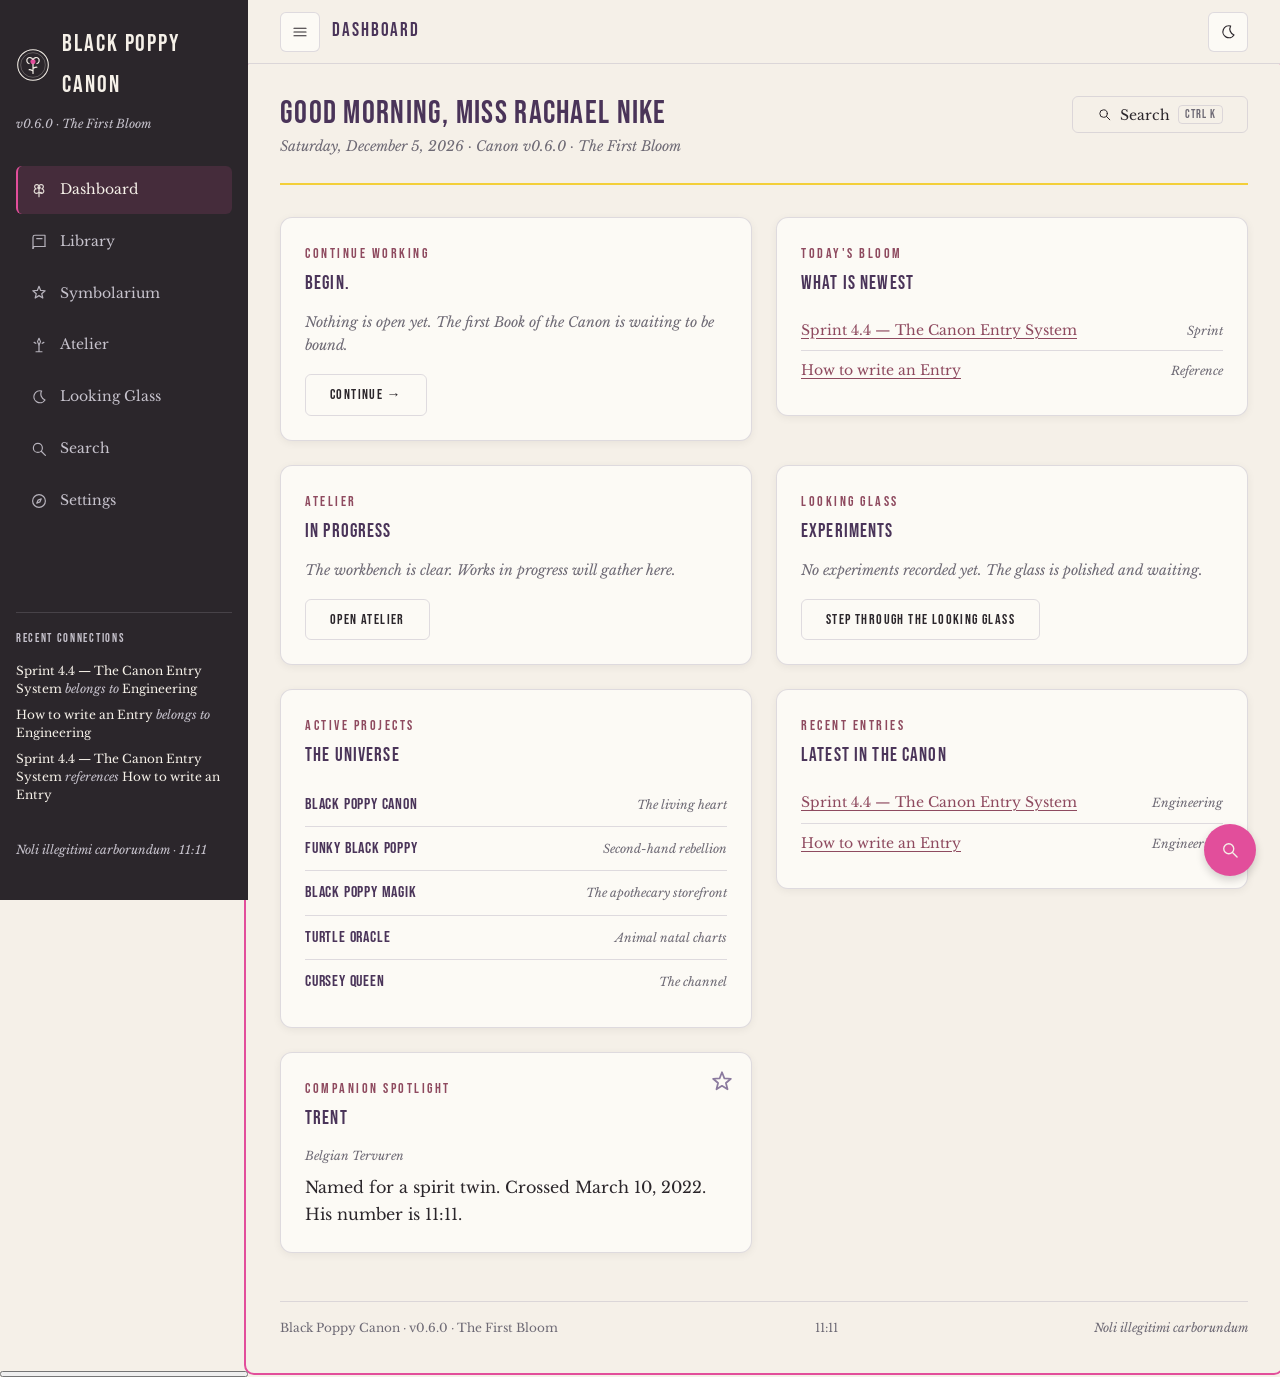
<file: index.html>
<!DOCTYPE html>
<html lang="en" data-theme="light">
<head>
  <meta charset="UTF-8">
  <meta name="viewport" content="width=device-width, initial-scale=1.0">
  <meta name="description" content="The Black Poppy Canon — a living collection of principles, symbols, systems, and stories of the Black Poppy Universe.">
  <meta name="theme-color" content="#F5F0E8">
  <title>Black Poppy Canon</title>

  <link rel="manifest" href="./manifest.webmanifest">
  <link rel="icon" href="./icon.svg" type="image/svg+xml">

  <link rel="preconnect" href="https://fonts.googleapis.com">
  <link rel="preconnect" href="https://fonts.gstatic.com" crossorigin>
  <link href="https://fonts.googleapis.com/css2?family=Bebas+Neue&family=Libre+Baskerville:ital,wght@0,400;0,700;1,400&display=swap" rel="stylesheet">

  <link rel="stylesheet" href="./src/styles/variables.css">
  <link rel="stylesheet" href="./src/styles/typography.css">
  <link rel="stylesheet" href="./src/styles/layout.css">
  <link rel="stylesheet" href="./src/styles/components.css">
  <link rel="stylesheet" href="./src/styles/entry.css">
  <link rel="stylesheet" href="./src/styles/relationship.css">
  <link rel="stylesheet" href="./src/styles/atelier.css">
  <link rel="stylesheet" href="./src/styles/print.css" media="print">

  <script>
    // Apply saved theme before first paint (no flash)
    try {
      const t = localStorage.getItem('bpc-theme');
      if (t) document.documentElement.dataset.theme = t;
    } catch (e) {}
  </script>
</head>
<body>
  <a class="skip-link" href="#main-content">Skip to content</a>

  <div id="app" class="app">
    <!-- Shell is rendered by src/app.js -->
    <noscript>
      <p style="padding:2rem;font-family:serif;">
        The Black Poppy Canon requires JavaScript. Please enable it to enter the Canon.
      </p>
    </noscript>
  </div>

  <script type="module" src="./src/main.js"></script>
</body>
</html>
</file>
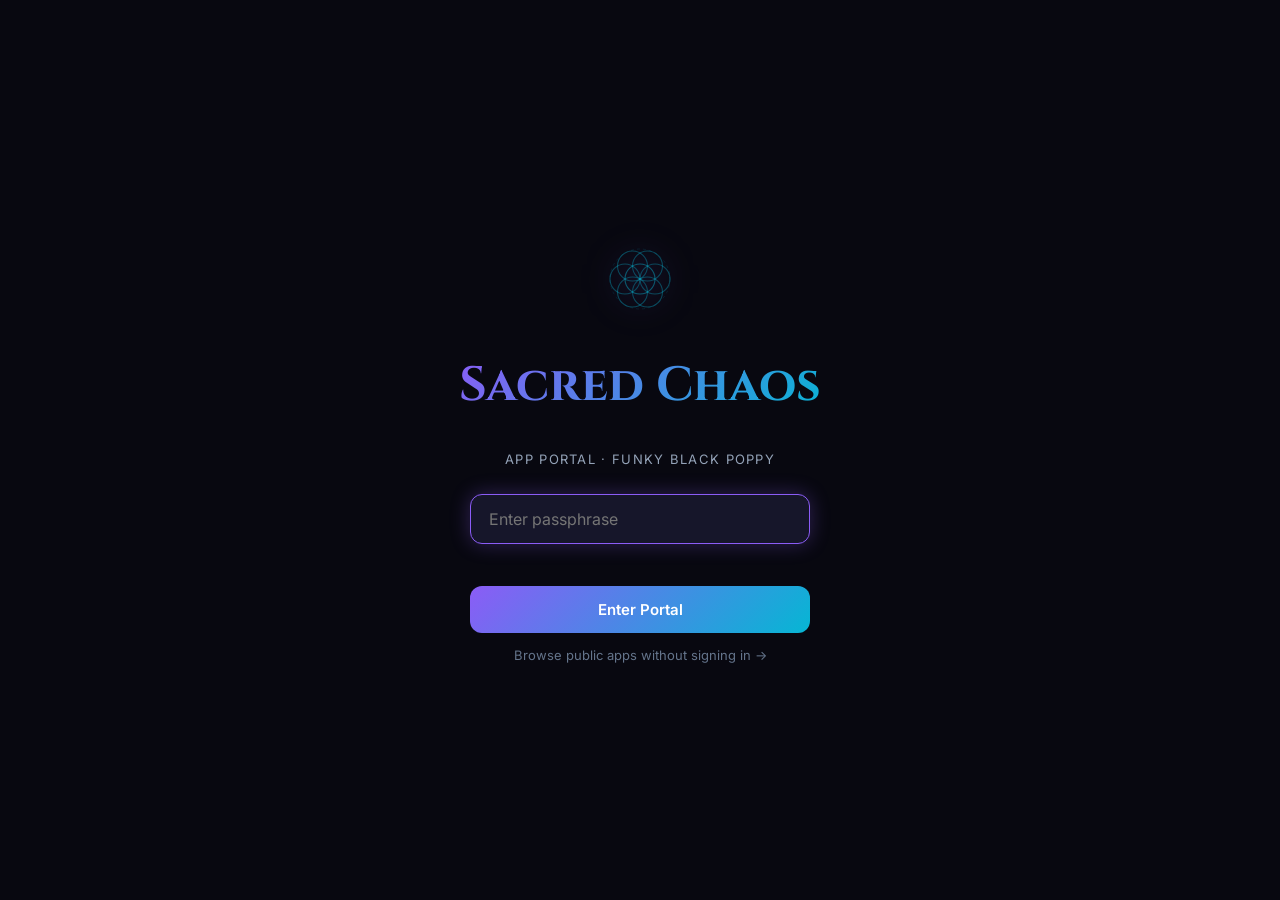
<file: deploy2/index.html>
<!DOCTYPE html>
<html lang="en">
<head>
<meta charset="UTF-8">
<meta name="viewport" content="width=device-width, initial-scale=1.0, viewport-fit=cover">
<meta name="theme-color" content="#080810">
<meta name="apple-mobile-web-app-capable" content="yes">
<meta name="apple-mobile-web-app-status-bar-style" content="black-translucent">
<title>Sacred Chaos · App Portal</title>
<link rel="manifest" href="manifest.json">
<link rel="preconnect" href="https://fonts.googleapis.com">
<link rel="preconnect" href="https://fonts.gstatic.com" crossorigin>
<link href="https://fonts.googleapis.com/css2?family=Cinzel:wght@400;600;700&family=Inter:wght@300;400;500;600&display=swap" rel="stylesheet">
<style>
/* ── DESIGN TOKENS ── */
:root {
  --bg:         #080810;
  --bg2:        #0f0f1a;
  --bg3:        #16162a;
  --bg4:        #1e1e35;
  --border:     rgba(139,92,246,0.18);
  --border2:    rgba(139,92,246,0.35);
  --purple:     #8b5cf6;
  --purple-dim: #6d3fd4;
  --teal:       #06b6d4;
  --teal-dim:   #0891b2;
  --gold:       #f59e0b;
  --gold-dim:   #d97706;
  --pink:       #ec4899;
  --pink-dim:   #db2777;
  --red-dim:    #7f1d1d;
  --text:       #e2e8f0;
  --text2:      #94a3b8;
  --text3:      #64748b;
  --radius:     12px;
  --radius-lg:  20px;
  --shadow:     0 4px 24px rgba(0,0,0,0.5);
  --shadow-lg:  0 8px 48px rgba(0,0,0,0.7);
  --glow-purple: 0 0 20px rgba(139,92,246,0.3);
  --glow-teal:   0 0 20px rgba(6,182,212,0.3);
  --glow-gold:   0 0 20px rgba(245,158,11,0.3);
  --transition:  0.2s ease;
  --safe-bottom: env(safe-area-inset-bottom, 0px);
}

/* ── RESET ── */
*, *::before, *::after { box-sizing: border-box; margin: 0; padding: 0; }
html { scroll-behavior: smooth; }
body {
  background: var(--bg);
  color: var(--text);
  font-family: 'Inter', -apple-system, BlinkMacSystemFont, sans-serif;
  font-size: 15px;
  line-height: 1.6;
  min-height: 100vh;
  overflow-x: hidden;
}
button { cursor: pointer; border: none; background: none; font-family: inherit; }
input, textarea, select { font-family: inherit; }
a { color: inherit; text-decoration: none; }
img { max-width: 100%; display: block; }

/* ── STARS BACKGROUND ── */
.stars {
  position: fixed; inset: 0; z-index: 0; pointer-events: none;
  background:
    radial-gradient(ellipse at 20% 50%, rgba(139,92,246,0.08) 0%, transparent 50%),
    radial-gradient(ellipse at 80% 20%, rgba(6,182,212,0.06) 0%, transparent 50%),
    radial-gradient(ellipse at 50% 80%, rgba(245,158,11,0.04) 0%, transparent 50%);
}
.stars canvas { position: absolute; inset: 0; width: 100%; height: 100%; }

/* ── PASSWORD GATE ── */
#gate {
  position: fixed; inset: 0; z-index: 200;
  background: var(--bg);
  display: flex; align-items: center; justify-content: center;
  flex-direction: column; gap: 24px;
  padding: 24px;
}
#gate .gate-logo {
  font-family: 'Cinzel', serif;
  font-size: clamp(28px, 6vw, 48px);
  font-weight: 700;
  background: linear-gradient(135deg, var(--purple), var(--teal));
  -webkit-background-clip: text;
  -webkit-text-fill-color: transparent;
  background-clip: text;
  text-align: center;
}
#gate .gate-sub {
  color: var(--text2); font-size: 13px; text-align: center; letter-spacing: 0.1em;
  text-transform: uppercase;
}
#gate .gate-form {
  display: flex; flex-direction: column; gap: 12px; width: 100%; max-width: 340px;
}
#gate input[type="password"] {
  background: var(--bg3);
  border: 1px solid var(--border);
  border-radius: var(--radius);
  color: var(--text);
  font-size: 16px;
  padding: 14px 18px;
  outline: none;
  transition: border-color var(--transition), box-shadow var(--transition);
}
#gate input[type="password"]:focus {
  border-color: var(--purple);
  box-shadow: var(--glow-purple);
}
#gate .gate-btn {
  background: linear-gradient(135deg, var(--purple), var(--teal));
  color: #fff;
  font-size: 15px;
  font-weight: 600;
  padding: 14px;
  border-radius: var(--radius);
  transition: opacity var(--transition), transform var(--transition);
}
#gate .gate-btn:hover { opacity: 0.9; transform: translateY(-1px); }
#gate .gate-btn:active { transform: translateY(0); }
#gate .gate-skip {
  color: var(--text3); font-size: 13px; cursor: pointer; text-align: center;
  transition: color var(--transition);
}
#gate .gate-skip:hover { color: var(--text2); }
#gate .gate-err {
  color: #f87171; font-size: 13px; text-align: center; min-height: 18px;
}

/* ── SACRED GEOMETRY GATE SYMBOL ── */
.gate-symbol-wrap {
  display: flex; align-items: center; justify-content: center;
  animation: gateSymbolSpin 20s linear infinite, gateSymbolPulse 3s ease-in-out infinite;
  filter: drop-shadow(0 0 16px rgba(139,92,246,0.7));
}
@keyframes gateSymbolSpin {
  from { transform: rotate(0deg); }
  to   { transform: rotate(360deg); }
}
@keyframes gateSymbolPulse {
  0%, 100% { filter: drop-shadow(0 0 10px rgba(139,92,246,0.5)); }
  50%       { filter: drop-shadow(0 0 30px rgba(139,92,246,0.9)) drop-shadow(0 0 60px rgba(6,182,212,0.4)); }
}
.gate-symbol-wrap svg { width: 90px; height: 90px; }

/* ── LAYOUT ── */
#app { position: relative; z-index: 1; min-height: 100vh; display: flex; flex-direction: column; }

/* ── HEADER ── */
header {
  position: sticky; top: 0; z-index: 100;
  background: rgba(8,8,16,0.85);
  backdrop-filter: blur(20px);
  -webkit-backdrop-filter: blur(20px);
  border-bottom: 1px solid var(--border);
  padding: 0 20px;
}
.header-inner {
  max-width: 1400px; margin: 0 auto;
  display: flex; align-items: center; gap: 16px;
  height: 64px;
}
.header-logo {
  font-family: 'Cinzel', serif;
  font-size: 18px; font-weight: 700;
  background: linear-gradient(135deg, var(--purple), var(--teal));
  -webkit-background-clip: text;
  -webkit-text-fill-color: transparent;
  background-clip: text;
  white-space: nowrap;
  flex-shrink: 0;
}
.header-count {
  background: var(--bg3);
  color: var(--text2);
  font-size: 11px; font-weight: 600;
  padding: 3px 8px; border-radius: 20px;
  border: 1px solid var(--border);
  flex-shrink: 0;
}
.header-fav-count {
  background: rgba(236,72,153,0.15);
  color: var(--pink);
  font-size: 11px; font-weight: 600;
  padding: 3px 8px; border-radius: 20px;
  border: 1px solid rgba(236,72,153,0.3);
  flex-shrink: 0;
  display: none;
}
.header-search {
  flex: 1;
  display: flex; align-items: center;
  background: var(--bg3);
  border: 1px solid var(--border);
  border-radius: 30px;
  padding: 0 12px 0 16px;
  gap: 8px;
  transition: border-color var(--transition), box-shadow var(--transition);
  max-width: 400px;
}
.header-search:focus-within {
  border-color: var(--purple);
  box-shadow: var(--glow-purple);
}
.header-search svg { color: var(--text3); flex-shrink: 0; }
.header-search input {
  background: none; border: none; outline: none;
  color: var(--text); font-size: 14px; width: 100%;
  padding: 9px 0;
}
.header-search input::placeholder { color: var(--text3); }

/* ── MIC BUTTON ── */
.mic-btn {
  width: 28px; height: 28px; border-radius: 50%;
  display: flex; align-items: center; justify-content: center;
  background: var(--bg4); border: 1px solid var(--border);
  color: var(--text3); flex-shrink: 0;
  transition: all var(--transition);
  font-size: 13px;
}
.mic-btn:hover { background: var(--bg4); color: var(--text); border-color: var(--border2); }
.mic-btn.listening { background: #dc2626; border-color: #dc2626; color: #fff; }
.mic-btn.hidden { display: none; }

/* ── WAVEFORM ── */
.waveform {
  display: none; align-items: center; gap: 3px; height: 18px; padding: 0 4px;
}
.waveform.active { display: flex; }
.wave-bar {
  width: 3px; border-radius: 2px;
  background: #dc2626;
  animation: waveAnim 0.8s ease-in-out infinite;
}
.wave-bar:nth-child(1) { height: 6px;  animation-delay: 0s; }
.wave-bar:nth-child(2) { height: 12px; animation-delay: 0.1s; }
.wave-bar:nth-child(3) { height: 18px; animation-delay: 0.2s; }
.wave-bar:nth-child(4) { height: 12px; animation-delay: 0.1s; }
.wave-bar:nth-child(5) { height: 6px;  animation-delay: 0s; }
@keyframes waveAnim {
  0%, 100% { transform: scaleY(0.4); }
  50%       { transform: scaleY(1); }
}

.header-actions { display: flex; gap: 8px; flex-shrink: 0; }
.icon-btn {
  width: 38px; height: 38px;
  display: flex; align-items: center; justify-content: center;
  border-radius: 50%; background: var(--bg3);
  border: 1px solid var(--border);
  color: var(--text2);
  transition: all var(--transition);
}
.icon-btn:hover { background: var(--bg4); border-color: var(--border2); color: var(--text); }
.icon-btn.active { background: var(--purple); border-color: var(--purple); color: #fff; }

/* ── FILTER BAR ── */
.filter-bar {
  background: rgba(8,8,16,0.6);
  border-bottom: 1px solid var(--border);
  padding: 10px 20px;
  overflow-x: auto;
  -webkit-overflow-scrolling: touch;
  scrollbar-width: none;
}
.filter-bar::-webkit-scrollbar { display: none; }
.filter-inner {
  max-width: 1400px; margin: 0 auto;
  display: flex; gap: 8px; align-items: center;
  white-space: nowrap;
}
.filter-pill {
  display: inline-flex; align-items: center; gap: 5px;
  padding: 6px 14px; border-radius: 30px;
  font-size: 13px; font-weight: 500;
  background: var(--bg3); color: var(--text2);
  border: 1px solid var(--border);
  transition: all var(--transition);
  touch-action: manipulation;
  flex-shrink: 0;
}
.filter-pill:hover { background: var(--bg4); color: var(--text); border-color: var(--border2); }
.filter-pill.active {
  background: rgba(139,92,246,0.2);
  color: var(--purple);
  border-color: var(--purple);
}
.filter-divider {
  width: 1px; height: 20px; background: var(--border); flex-shrink: 0; margin: 0 4px;
}

/* ── SORT BAR ── */
.sort-bar {
  background: rgba(8,8,16,0.4);
  border-bottom: 1px solid var(--border);
  padding: 6px 20px;
}
.sort-inner {
  max-width: 1400px; margin: 0 auto;
  display: flex; gap: 4px; align-items: center;
}
.sort-label {
  font-size: 11px; color: var(--text3); font-weight: 600;
  text-transform: uppercase; letter-spacing: 0.08em;
  margin-right: 8px; flex-shrink: 0;
}
.sort-btn {
  font-size: 12px; font-weight: 500; color: var(--text3);
  padding: 4px 10px; border-radius: 4px;
  border-bottom: 2px solid transparent;
  transition: all var(--transition);
  background: none;
}
.sort-btn:hover { color: var(--text2); }
.sort-btn.active { color: var(--purple); border-bottom-color: var(--purple); }

/* ── MAIN CONTENT ── */
main {
  flex: 1;
  max-width: 1400px; margin: 0 auto; width: 100%;
  padding: 24px 20px 120px;
}

/* ── FEATURED STRIP ── */
.featured-section { margin-bottom: 32px; }
.section-label {
  font-size: 11px; font-weight: 600;
  color: var(--text3); letter-spacing: 0.12em;
  text-transform: uppercase; margin-bottom: 12px;
}
.featured-grid {
  display: grid;
  grid-template-columns: repeat(auto-fill, minmax(280px, 1fr));
  gap: 16px;
}

/* ── APP GRID ── */
.apps-grid {
  display: grid;
  grid-template-columns: repeat(auto-fill, minmax(260px, 1fr));
  gap: 16px;
}
@media (min-width: 640px) {
  .apps-grid { grid-template-columns: repeat(auto-fill, minmax(280px, 1fr)); }
}
@media (min-width: 1024px) {
  .apps-grid { grid-template-columns: repeat(auto-fill, minmax(300px, 1fr)); }
  .featured-grid { grid-template-columns: repeat(auto-fill, minmax(340px, 1fr)); }
}

/* ── APP CARD ── */
.app-card {
  background: var(--bg2);
  border: 1px solid var(--border);
  border-radius: var(--radius-lg);
  overflow: hidden;
  transition: transform var(--transition), box-shadow var(--transition), border-color var(--transition);
  cursor: pointer;
  display: flex; flex-direction: column;
  animation: fadeInUp 0.4s ease both;
  position: relative;
}
.app-card:hover {
  transform: translateY(-4px);
  box-shadow: var(--shadow-lg);
  border-color: var(--border2);
}
.app-card.featured {
  border-color: rgba(245,158,11,0.3);
  background: linear-gradient(135deg, var(--bg2) 0%, rgba(245,158,11,0.05) 100%);
}
.app-card.personal { opacity: 0.7; }
.app-card.archived { opacity: 0.4; filter: grayscale(0.5); }
.app-card.coming-soon { opacity: 0.8; }

/* ── FAVORITE HEART ── */
.fav-btn {
  position: absolute; top: 10px; right: 10px; z-index: 10;
  width: 30px; height: 30px; border-radius: 50%;
  display: flex; align-items: center; justify-content: center;
  background: rgba(8,8,16,0.6); border: 1px solid rgba(255,255,255,0.1);
  font-size: 14px; line-height: 1;
  transition: all var(--transition);
  backdrop-filter: blur(4px);
}
.fav-btn:hover { transform: scale(1.15); border-color: rgba(236,72,153,0.5); }
.fav-btn.active { background: rgba(236,72,153,0.2); border-color: var(--pink); }

.card-thumb {
  height: 160px;
  display: flex; align-items: center; justify-content: center;
  font-size: 56px;
  position: relative;
  overflow: hidden;
}
.card-thumb-bg {
  position: absolute; inset: 0;
  opacity: 0.15;
}
.card-thumb-emoji {
  position: relative; z-index: 1;
  filter: drop-shadow(0 4px 12px rgba(0,0,0,0.5));
  line-height: 1;
}
.card-thumb img {
  width: 100%; height: 100%; object-fit: cover;
  position: absolute; inset: 0;
}

.card-body { padding: 16px; flex: 1; display: flex; flex-direction: column; gap: 8px; }

.card-top { display: flex; align-items: flex-start; justify-content: space-between; gap: 8px; }
.card-name {
  font-size: 15px; font-weight: 600; color: var(--text); line-height: 1.3;
}
.card-price {
  font-size: 13px; font-weight: 700;
  color: var(--gold);
  white-space: nowrap; flex-shrink: 0;
}

.card-badges { display: flex; gap: 6px; flex-wrap: wrap; }
.badge {
  font-size: 11px; font-weight: 600;
  padding: 3px 8px; border-radius: 20px;
  letter-spacing: 0.04em;
}
.badge-personal  { background: rgba(100,116,139,0.2); color: var(--text3); border: 1px solid rgba(100,116,139,0.3); }
.badge-shareable { background: rgba(6,182,212,0.15);  color: var(--teal);   border: 1px solid rgba(6,182,212,0.3); }
.badge-for-sale  { background: rgba(245,158,11,0.15); color: var(--gold);   border: 1px solid rgba(245,158,11,0.3); }
.badge-archived  { background: rgba(127,29,29,0.2);   color: #f87171;       border: 1px solid rgba(127,29,29,0.4); }
.badge-coming-soon { background: rgba(139,92,246,0.15); color: var(--purple); border: 1px solid rgba(139,92,246,0.3); }
.badge-cat {
  background: var(--bg3); color: var(--text2);
  border: 1px solid var(--border);
  font-size: 11px; font-weight: 500;
  padding: 3px 8px; border-radius: 20px;
}

.card-desc {
  font-size: 13px; color: var(--text2); line-height: 1.5;
  display: -webkit-box;
  -webkit-line-clamp: 2;
  -webkit-box-orient: vertical;
  overflow: hidden;
  flex: 1;
}

.card-actions { display: flex; gap: 8px; margin-top: 4px; }
.btn {
  flex: 1; padding: 9px 14px; border-radius: 10px;
  font-size: 13px; font-weight: 600;
  transition: all var(--transition);
  touch-action: manipulation;
  text-align: center;
}
.btn-primary {
  background: linear-gradient(135deg, var(--purple), var(--teal));
  color: #fff;
}
.btn-primary:hover { opacity: 0.9; transform: translateY(-1px); }
.btn-gold {
  background: linear-gradient(135deg, var(--gold), #e67e22);
  color: #000;
}
.btn-gold:hover { opacity: 0.9; transform: translateY(-1px); }
.btn-outline {
  background: transparent;
  border: 1px solid var(--border2);
  color: var(--text2);
}
.btn-outline:hover { border-color: var(--purple); color: var(--purple); }
.btn-ghost {
  background: var(--bg3);
  color: var(--text2);
}
.btn-ghost:hover { background: var(--bg4); color: var(--text); }

/* ── EMPTY STATE ── */
.empty-state {
  text-align: center; padding: 80px 24px;
  color: var(--text2);
}
.empty-state .empty-icon { font-size: 48px; margin-bottom: 16px; }
.empty-state h3 { font-size: 18px; color: var(--text); margin-bottom: 8px; }
.empty-state p { font-size: 14px; }

/* ── DETAIL DRAWER ── */
.drawer-overlay {
  position: fixed; inset: 0; z-index: 150;
  background: rgba(0,0,0,0.7);
  backdrop-filter: blur(4px);
  opacity: 0; pointer-events: none;
  transition: opacity 0.3s ease;
}
.drawer-overlay.open { opacity: 1; pointer-events: all; }
.drawer {
  position: fixed; bottom: 0; left: 0; right: 0; z-index: 160;
  background: var(--bg2);
  border-top: 1px solid var(--border2);
  border-radius: 24px 24px 0 0;
  padding: 24px 24px calc(24px + var(--safe-bottom));
  max-height: 85vh;
  overflow-y: auto;
  transform: translateY(100%);
  transition: transform 0.35s cubic-bezier(0.32, 0.72, 0, 1);
}
@media (min-width: 768px) {
  .drawer {
    top: 50%; left: 50%; right: auto; bottom: auto;
    transform: translate(-50%, -60%);
    border-radius: var(--radius-lg);
    border: 1px solid var(--border2);
    max-width: 560px; width: 100%;
    max-height: 80vh;
    opacity: 0;
    transition: transform 0.3s ease, opacity 0.3s ease;
  }
  .drawer.open { transform: translate(-50%, -50%); opacity: 1; }
}
.drawer.open { transform: translateY(0); }
.drawer-handle {
  width: 40px; height: 4px;
  background: var(--bg4);
  border-radius: 2px;
  margin: 0 auto 20px;
}
@media (min-width: 768px) { .drawer-handle { display: none; } }
.drawer-header { display: flex; gap: 16px; align-items: flex-start; margin-bottom: 16px; }
.drawer-icon { font-size: 48px; line-height: 1; flex-shrink: 0; }
.drawer-title-row { display: flex; align-items: center; gap: 10px; flex-wrap: wrap; }
.drawer-title { font-family: 'Cinzel', serif; font-size: 20px; font-weight: 600; }
.drawer-tagline { color: var(--text2); font-size: 14px; margin-top: 4px; }
.drawer-desc { color: var(--text2); font-size: 14px; line-height: 1.7; margin-bottom: 16px; }
.drawer-meta { display: flex; flex-wrap: wrap; gap: 8px; margin-bottom: 20px; }
.drawer-actions { display: flex; gap: 10px; }
.drawer-close {
  position: absolute; top: 20px; right: 20px;
  width: 32px; height: 32px;
  display: flex; align-items: center; justify-content: center;
  border-radius: 50%;
  background: var(--bg3); color: var(--text2);
  font-size: 18px; line-height: 1;
  transition: all var(--transition);
}
.drawer-close:hover { background: var(--bg4); color: var(--text); }

/* ── TTS LISTEN BUTTON ── */
.tts-btn {
  font-size: 18px; line-height: 1;
  padding: 0; background: none; border: none;
  cursor: pointer; transition: transform var(--transition);
  flex-shrink: 0;
}
.tts-btn:hover { transform: scale(1.15); }

/* ── ADMIN PANEL ── */
.admin-overlay {
  position: fixed; inset: 0; z-index: 180;
  background: rgba(0,0,0,0.7);
  backdrop-filter: blur(4px);
  opacity: 0; pointer-events: none;
  transition: opacity 0.3s ease;
}
.admin-overlay.open { opacity: 1; pointer-events: all; }
.admin-panel {
  position: fixed; top: 0; right: 0; bottom: 0; z-index: 190;
  width: min(480px, 100vw);
  background: var(--bg2);
  border-left: 1px solid var(--border2);
  padding: 24px;
  overflow-y: auto;
  transform: translateX(100%);
  transition: transform 0.35s cubic-bezier(0.32, 0.72, 0, 1);
}
.admin-panel.open { transform: translateX(0); }
.admin-title {
  font-family: 'Cinzel', serif;
  font-size: 18px; font-weight: 600;
  margin-bottom: 24px;
  display: flex; align-items: center; justify-content: space-between;
}
.form-group { display: flex; flex-direction: column; gap: 6px; margin-bottom: 16px; }
.form-label { font-size: 12px; font-weight: 600; color: var(--text2); letter-spacing: 0.06em; text-transform: uppercase; }
.form-input, .form-select, .form-textarea {
  background: var(--bg3);
  border: 1px solid var(--border);
  border-radius: var(--radius);
  color: var(--text);
  font-size: 14px;
  padding: 10px 14px;
  outline: none;
  transition: border-color var(--transition), box-shadow var(--transition);
  width: 100%;
}
.form-input:focus, .form-select:focus, .form-textarea:focus {
  border-color: var(--purple);
  box-shadow: var(--glow-purple);
}
.form-select { appearance: none; }
.form-textarea { resize: vertical; min-height: 80px; }
.form-row { display: grid; grid-template-columns: 1fr 1fr; gap: 12px; }
.admin-btn {
  width: 100%; padding: 12px;
  background: linear-gradient(135deg, var(--purple), var(--teal));
  color: #fff; font-size: 14px; font-weight: 600;
  border-radius: var(--radius);
  transition: opacity var(--transition), transform var(--transition);
  margin-top: 8px;
}
.admin-btn:hover { opacity: 0.9; }
.admin-export-btn {
  width: 100%; padding: 10px;
  background: var(--bg3);
  color: var(--text2); font-size: 13px; font-weight: 500;
  border-radius: var(--radius);
  border: 1px solid var(--border);
  transition: all var(--transition);
  margin-top: 8px;
}
.admin-export-btn:hover { background: var(--bg4); color: var(--text); }
.admin-section-title {
  font-size: 11px; font-weight: 700; color: var(--text3);
  letter-spacing: 0.12em; text-transform: uppercase;
  margin: 24px 0 12px;
  padding-top: 24px;
  border-top: 1px solid var(--border);
}

/* ── LIVE PREVIEW CARD ── */
.live-preview-wrap {
  margin-bottom: 20px;
}
.live-preview-label {
  font-size: 11px; font-weight: 700; color: var(--text3);
  letter-spacing: 0.12em; text-transform: uppercase;
  margin-bottom: 10px;
}
.live-preview-card {
  background: var(--bg3);
  border: 1px solid var(--border2);
  border-radius: var(--radius-lg);
  overflow: hidden;
  max-width: 260px;
}
.live-preview-thumb {
  height: 80px;
  display: flex; align-items: center; justify-content: center;
  font-size: 32px; position: relative; overflow: hidden;
}
.live-preview-thumb-bg {
  position: absolute; inset: 0; opacity: 0.2;
}
.live-preview-emoji {
  position: relative; z-index: 1;
}
.live-preview-body {
  padding: 10px 12px;
}
.live-preview-name {
  font-size: 13px; font-weight: 600; color: var(--text);
  margin-bottom: 2px; line-height: 1.3;
}
.live-preview-tagline {
  font-size: 11px; color: var(--text2); line-height: 1.4;
  display: -webkit-box; -webkit-line-clamp: 2; -webkit-box-orient: vertical; overflow: hidden;
}
.live-preview-cat {
  font-size: 10px; color: var(--text3); margin-top: 4px;
}

/* ── TOGGLE SWITCH ── */
.toggle-row {
  display: flex; align-items: center; justify-content: space-between;
  padding: 10px 0;
}
.toggle-row-label {
  font-size: 13px; color: var(--text2); line-height: 1.4;
}
.toggle-switch {
  position: relative; width: 42px; height: 24px; flex-shrink: 0;
}
.toggle-switch input { opacity: 0; width: 0; height: 0; }
.toggle-slider {
  position: absolute; inset: 0; border-radius: 24px;
  background: var(--bg4); border: 1px solid var(--border2);
  cursor: pointer; transition: background 0.3s;
}
.toggle-slider::before {
  content: ''; position: absolute;
  width: 18px; height: 18px; border-radius: 50%;
  background: var(--text3); top: 2px; left: 2px;
  transition: transform 0.3s, background 0.3s;
}
.toggle-switch input:checked + .toggle-slider { background: var(--purple); border-color: var(--purple); }
.toggle-switch input:checked + .toggle-slider::before { transform: translateX(18px); background: #fff; }

/* ── BOTTOM NAV (mobile) ── */
.bottom-nav {
  display: none;
  position: fixed; bottom: 0; left: 0; right: 0; z-index: 120;
  background: rgba(8,8,16,0.92);
  backdrop-filter: blur(20px);
  -webkit-backdrop-filter: blur(20px);
  border-top: 1px solid var(--border);
  padding: 8px 0 calc(8px + var(--safe-bottom));
}
@media (max-width: 767px) { .bottom-nav { display: block; } }
.bottom-nav-inner {
  display: flex; justify-content: space-around; align-items: center;
}
.bottom-nav-btn {
  display: flex; flex-direction: column; align-items: center; gap: 3px;
  padding: 8px 16px; border-radius: 12px;
  color: var(--text3); font-size: 10px; font-weight: 500;
  transition: all var(--transition);
  touch-action: manipulation;
  min-width: 64px;
}
.bottom-nav-btn svg { width: 22px; height: 22px; }
.bottom-nav-btn.active { color: var(--purple); }
.bottom-nav-btn:hover { color: var(--text2); }

/* ── ANIMATIONS ── */
@keyframes fadeInUp {
  from { opacity: 0; transform: translateY(20px); }
  to   { opacity: 1; transform: translateY(0); }
}
@keyframes shimmer {
  from { background-position: -200% 0; }
  to   { background-position: 200% 0; }
}
.app-card:nth-child(1) { animation-delay: 0.05s; }
.app-card:nth-child(2) { animation-delay: 0.10s; }
.app-card:nth-child(3) { animation-delay: 0.15s; }
.app-card:nth-child(4) { animation-delay: 0.20s; }
.app-card:nth-child(5) { animation-delay: 0.25s; }
.app-card:nth-child(6) { animation-delay: 0.30s; }
.app-card:nth-child(n+7) { animation-delay: 0.35s; }

/* ── SCROLLBAR STYLE ── */
::-webkit-scrollbar { width: 6px; height: 6px; }
::-webkit-scrollbar-track { background: transparent; }
::-webkit-scrollbar-thumb { background: var(--bg4); border-radius: 3px; }
::-webkit-scrollbar-thumb:hover { background: var(--border2); }

/* ── TOAST ── */
.toast {
  position: fixed; bottom: 80px; left: 50%; transform: translateX(-50%) translateY(20px);
  background: var(--bg3); border: 1px solid var(--border2);
  color: var(--text); font-size: 13px; font-weight: 500;
  padding: 10px 20px; border-radius: 30px;
  box-shadow: var(--shadow-lg);
  opacity: 0; transition: all 0.3s ease;
  z-index: 300; pointer-events: none; white-space: nowrap;
}
.toast.show { opacity: 1; transform: translateX(-50%) translateY(0); }

/* ── SEARCH HIGHLIGHT ── */
.highlight { background: rgba(139,92,246,0.25); border-radius: 2px; }

/* ── ARIA LIVE REGION ── */
.sr-only {
  position: absolute; width: 1px; height: 1px; padding: 0; margin: -1px;
  overflow: hidden; clip: rect(0,0,0,0); white-space: nowrap; border: 0;
}
</style>
</head>
<body>

<!-- Aria live region for screen readers -->
<div id="ariaLive" class="sr-only" aria-live="polite" aria-atomic="true"></div>

<!-- Stars background -->
<div class="stars"><canvas id="starCanvas"></canvas></div>

<!-- Password Gate -->
<div id="gate">
  <!-- Sacred Geometry Flower of Life SVG -->
  <div class="gate-symbol-wrap">
    <svg viewBox="-60 -60 120 120" xmlns="http://www.w3.org/2000/svg" fill="none">
      <defs>
        <radialGradient id="sg1" cx="50%" cy="50%" r="50%">
          <stop offset="0%" stop-color="#8b5cf6" stop-opacity="0.9"/>
          <stop offset="100%" stop-color="#06b6d4" stop-opacity="0.5"/>
        </radialGradient>
      </defs>
      <!-- Center circle -->
      <circle cx="0" cy="0" r="20" stroke="url(#sg1)" stroke-width="1.5" opacity="0.9"/>
      <!-- 6 surrounding circles -->
      <circle cx="20" cy="0" r="20" stroke="url(#sg1)" stroke-width="1.5" opacity="0.7"/>
      <circle cx="-20" cy="0" r="20" stroke="url(#sg1)" stroke-width="1.5" opacity="0.7"/>
      <circle cx="10" cy="17.32" r="20" stroke="url(#sg1)" stroke-width="1.5" opacity="0.7"/>
      <circle cx="-10" cy="17.32" r="20" stroke="url(#sg1)" stroke-width="1.5" opacity="0.7"/>
      <circle cx="10" cy="-17.32" r="20" stroke="url(#sg1)" stroke-width="1.5" opacity="0.7"/>
      <circle cx="-10" cy="-17.32" r="20" stroke="url(#sg1)" stroke-width="1.5" opacity="0.7"/>
      <!-- Outer ring -->
      <circle cx="0" cy="0" r="40" stroke="url(#sg1)" stroke-width="1" opacity="0.3" stroke-dasharray="4 4"/>
    </svg>
  </div>
  <div class="gate-logo">Sacred Chaos</div>
  <div class="gate-sub">App Portal · Funky Black Poppy</div>
  <form class="gate-form" id="gateForm">
    <input type="password" id="gateInput" placeholder="Enter passphrase" autocomplete="current-password">
    <div class="gate-err" id="gateErr"></div>
    <button class="gate-btn" type="submit">Enter Portal</button>
    <div class="gate-skip" id="gateSkip">Browse public apps without signing in →</div>
  </form>
</div>

<!-- Main App -->
<div id="app" style="display:none;">
  <header>
    <div class="header-inner">
      <div class="header-logo">Sacred Chaos</div>
      <div class="header-count" id="appCount">0 apps</div>
      <div class="header-fav-count" id="favCount">❤️ 0</div>
      <div class="header-search">
        <svg width="16" height="16" viewBox="0 0 24 24" fill="none" stroke="currentColor" stroke-width="2" stroke-linecap="round" stroke-linejoin="round"><circle cx="11" cy="11" r="8"/><path d="m21 21-4.35-4.35"/></svg>
        <input type="search" id="searchInput" placeholder="Search apps..." autocomplete="off">
        <div class="waveform" id="waveform">
          <div class="wave-bar"></div>
          <div class="wave-bar"></div>
          <div class="wave-bar"></div>
          <div class="wave-bar"></div>
          <div class="wave-bar"></div>
        </div>
        <button class="mic-btn hidden" id="micBtn" title="Voice search" aria-label="Voice search">🎤</button>
      </div>
      <div class="header-actions">
        <button class="icon-btn" id="adminBtn" title="Admin" style="display:none;">
          <svg width="16" height="16" viewBox="0 0 24 24" fill="none" stroke="currentColor" stroke-width="2" stroke-linecap="round" stroke-linejoin="round"><path d="M12 20h9"/><path d="M16.5 3.5a2.12 2.12 0 0 1 3 3L7 19l-4 1 1-4Z"/></svg>
        </button>
        <button class="icon-btn" id="lockBtn" title="Admin Login">
          <svg width="16" height="16" viewBox="0 0 24 24" fill="none" stroke="currentColor" stroke-width="2" stroke-linecap="round" stroke-linejoin="round"><rect x="3" y="11" width="18" height="11" rx="2" ry="2"/><path d="M7 11V7a5 5 0 0 1 10 0v4"/></svg>
        </button>
      </div>
    </div>
  </header>

  <!-- Filter Bar -->
  <div class="filter-bar">
    <div class="filter-inner" id="filterBar">
      <button class="filter-pill active" data-filter="all">✦ All</button>
      <button class="filter-pill" data-filter="status:shareable">🔗 Free</button>
      <button class="filter-pill" data-filter="status:for-sale">💰 For Sale</button>
      <button class="filter-pill" data-filter="favorites">❤️ Favorites</button>
      <div class="filter-divider"></div>
      <!-- Category pills injected by JS -->
    </div>
  </div>

  <!-- Sort Bar -->
  <div class="sort-bar">
    <div class="sort-inner">
      <span class="sort-label">Sort:</span>
      <button class="sort-btn active" data-sort="featured">Featured</button>
      <button class="sort-btn" data-sort="newest">Newest</button>
      <button class="sort-btn" data-sort="name">Name A–Z</button>
      <button class="sort-btn" data-sort="price">Price</button>
    </div>
  </div>

  <main id="mainContent">
    <!-- Featured section -->
    <div class="featured-section" id="featuredSection" style="display:none;">
      <div class="section-label">⭐ Featured</div>
      <div class="featured-grid" id="featuredGrid"></div>
    </div>
    <!-- Main grid -->
    <div class="section-label" id="allLabel">All Apps</div>
    <div class="apps-grid" id="appsGrid"></div>
    <div class="empty-state" id="emptyState" style="display:none;">
      <div class="empty-icon">🌌</div>
      <h3>No apps found</h3>
      <p>Try a different search or filter.</p>
    </div>
  </main>

  <!-- Bottom Nav -->
  <nav class="bottom-nav">
    <div class="bottom-nav-inner">
      <button class="bottom-nav-btn active" id="navHome">
        <svg viewBox="0 0 24 24" fill="none" stroke="currentColor" stroke-width="2" stroke-linecap="round" stroke-linejoin="round"><path d="m3 9 9-7 9 7v11a2 2 0 0 1-2 2H5a2 2 0 0 1-2-2z"/><polyline points="9 22 9 12 15 12 15 22"/></svg>
        Home
      </button>
      <button class="bottom-nav-btn" id="navSearch">
        <svg viewBox="0 0 24 24" fill="none" stroke="currentColor" stroke-width="2" stroke-linecap="round" stroke-linejoin="round"><circle cx="11" cy="11" r="8"/><path d="m21 21-4.35-4.35"/></svg>
        Search
      </button>
      <button class="bottom-nav-btn" id="navAdmin" style="display:none;">
        <svg viewBox="0 0 24 24" fill="none" stroke="currentColor" stroke-width="2" stroke-linecap="round" stroke-linejoin="round"><path d="M12 20h9"/><path d="M16.5 3.5a2.12 2.12 0 0 1 3 3L7 19l-4 1 1-4Z"/></svg>
        Admin
      </button>
    </div>
  </nav>
</div>

<!-- App Detail Drawer -->
<div class="drawer-overlay" id="drawerOverlay"></div>
<div class="drawer" id="drawer" role="dialog" aria-modal="true">
  <div class="drawer-handle"></div>
  <button class="drawer-close" id="drawerClose">✕</button>
  <div id="drawerContent"></div>
</div>

<!-- Admin Panel -->
<div class="admin-overlay" id="adminOverlay"></div>
<div class="admin-panel" id="adminPanel">
  <div class="admin-title">
    Admin Panel
    <button class="icon-btn" id="adminClose">✕</button>
  </div>

  <!-- Live Card Preview -->
  <div class="live-preview-wrap">
    <div class="live-preview-label">Live Preview</div>
    <div class="live-preview-card" id="livePreviewCard">
      <div class="live-preview-thumb" id="lpThumb">
        <div class="live-preview-thumb-bg" id="lpThumbBg"></div>
        <span class="live-preview-emoji" id="lpEmoji">✦</span>
      </div>
      <div class="live-preview-body">
        <div class="live-preview-name" id="lpName">App Name</div>
        <div class="live-preview-tagline" id="lpTagline">Tagline appears here</div>
        <div class="live-preview-cat" id="lpCat">Category</div>
      </div>
    </div>
  </div>

  <div class="admin-section-title">Add / Edit App</div>
  <input type="hidden" id="editId">
  <div class="form-row">
    <div class="form-group">
      <label class="form-label">Emoji Icon</label>
      <input class="form-input" id="fEmoji" placeholder="🔮" maxlength="4">
    </div>
    <div class="form-group">
      <label class="form-label">Version</label>
      <input class="form-input" id="fVersion" placeholder="1.0.0">
    </div>
  </div>
  <div class="form-group">
    <label class="form-label">App Name *</label>
    <input class="form-input" id="fName" placeholder="My Amazing App">
  </div>
  <div class="form-group">
    <label class="form-label">Tagline</label>
    <input class="form-input" id="fTagline" placeholder="One powerful sentence">
  </div>
  <div class="form-group">
    <label class="form-label">Description</label>
    <textarea class="form-textarea" id="fDesc" placeholder="Full description of the app..."></textarea>
  </div>
  <div class="form-group">
    <label class="form-label">Launch URL *</label>
    <input class="form-input" id="fUrl" placeholder="https://...">
  </div>
  <div class="form-row">
    <div class="form-group">
      <label class="form-label">Category</label>
      <select class="form-select" id="fCategory">
        <option value="tools">🔧 Tools</option>
        <option value="creative">🎨 Creative</option>
        <option value="writing">✍️ Writing</option>
        <option value="rituals">🌀 Rituals</option>
        <option value="business">💼 Business</option>
        <option value="games">🎮 Games</option>
        <option value="ai">✨ AI-Powered</option>
        <option value="community">🌱 Community</option>
      </select>
    </div>
    <div class="form-group">
      <label class="form-label">Status</label>
      <select class="form-select" id="fStatus">
        <option value="personal">Personal</option>
        <option value="shareable">Shareable</option>
        <option value="for-sale">For Sale</option>
        <option value="coming-soon">Coming Soon</option>
        <option value="archived">Archived</option>
      </select>
    </div>
  </div>
  <div class="form-row">
    <div class="form-group">
      <label class="form-label">Price (USD, 0 = free)</label>
      <input class="form-input" id="fPrice" type="number" min="0" step="0.01" placeholder="0">
    </div>
    <div class="form-group">
      <label class="form-label">Sale Provider</label>
      <select class="form-select" id="fSaleProvider">
        <option value="">None</option>
        <option value="gumroad">Gumroad</option>
        <option value="shopify">Shopify</option>
        <option value="direct">Direct Link</option>
      </select>
    </div>
  </div>
  <div class="form-group">
    <label class="form-label">Buy / Sale URL</label>
    <input class="form-input" id="fSaleUrl" placeholder="https://gumroad.com/l/...">
  </div>
  <div class="form-group">
    <label class="form-label">Featured?</label>
    <select class="form-select" id="fFeatured">
      <option value="false">No</option>
      <option value="true">Yes — pin to top</option>
    </select>
  </div>
  <div class="form-group">
    <label class="form-label">Admin Notes (private)</label>
    <textarea class="form-textarea" id="fNotes" placeholder="Internal notes..."></textarea>
  </div>
  <button class="admin-btn" id="saveAppBtn">Save App</button>
  <button class="admin-btn" id="clearFormBtn" style="background: var(--bg3); color: var(--text2); margin-top: 4px;">Clear Form</button>

  <div class="admin-section-title">Settings</div>
  <div class="toggle-row">
    <span class="toggle-row-label">Voice greeting on login</span>
    <label class="toggle-switch">
      <input type="checkbox" id="voiceGreetingToggle">
      <span class="toggle-slider"></span>
    </label>
  </div>

  <div class="admin-section-title">Export & Deploy</div>
  <p style="font-size:13px; color:var(--text2); margin-bottom:12px;">Export your current app list to update the portal source file.</p>
  <button class="admin-export-btn" id="exportBtn">⬇ Export portal-config.json</button>
  <button class="admin-export-btn" id="copyJsonBtn" style="margin-top:8px;">📋 Copy APPS array JSON</button>
</div>

<!-- Toast -->
<div class="toast" id="toast"></div>

<script>
// ── CONFIG ──────────────────────────────────────────────────────────────
// PBKDF2-stretched hash of "sacredchaos2025" (100k iterations, static salt)
// To change password: run hashPassword('newpass') in console, paste result here
const ADMIN_HASH = "8e3462f95cf6d884fcc30190835a3ecd3577eb2d0c84b8113d7df26774946a8f";

// ── SECURITY: HTML escape + URL sanitizer ────────────────────────────────
function esc(str) {
  return String(str ?? '').replace(/&/g,'&amp;').replace(/</g,'&lt;').replace(/>/g,'&gt;').replace(/"/g,'&quot;').replace(/'/g,'&#39;');
}
function safeUrl(str) {
  try {
    const u = new URL(str);
    if (u.protocol === 'https:' || u.protocol === 'http:') return u.href;
  } catch(_) {}
  return '#';
}

const CATEGORIES = [
  { id: "tools",     label: "Tools",      emoji: "🔧" },
  { id: "creative",  label: "Creative",   emoji: "🎨" },
  { id: "writing",   label: "Writing",    emoji: "✍️" },
  { id: "rituals",   label: "Rituals",    emoji: "🌀" },
  { id: "business",  label: "Business",   emoji: "💼" },
  { id: "games",     label: "Games",      emoji: "🎮" },
  { id: "ai",        label: "AI Tools",   emoji: "✨" },
  { id: "community", label: "Community",  emoji: "🌱" },
];

// ── YOUR APPS — edit this array or use the Admin panel ──────────────────
let APPS = [
  {
    id: "sacred-tarot-gen",
    name: "Sacred Tarot Generator",
    tagline: "AI-powered readings for your daily ritual",
    description: "Draw from a full 78-card deck with AI-generated interpretations tailored to your intention. Track your reading history, journal entries, and moon cycle alignment. Perfect for daily practice or deep dives.",
    category: "rituals",
    status: "for-sale",
    version: "2.1.0",
    url: "https://sacred-tarot.pages.dev",
    thumbnail: "",
    emoji: "🔮",
    tags: ["tarot", "ai", "spiritual", "daily"],
    price: 12.00,
    saleUrl: "https://funkyblackpoppy.gumroad.com/l/sacred-tarot",
    saleProvider: "gumroad",
    featured: true,
    dateAdded: "2025-09-15",
    notes: "Best seller — update card imagery in v3"
  },
  {
    id: "fbp-color-palette",
    name: "FBP Color Palette Creator",
    tagline: "Generate sacred color stories from any image",
    description: "Upload an image or enter a mood phrase to generate a curated 5-color palette with hex codes, names, and spiritual correspondences. Export to CSS, Canva, or copy as JSON.",
    category: "creative",
    status: "shareable",
    version: "1.3.2",
    url: "https://fbp-colors.pages.dev",
    thumbnail: "",
    emoji: "🎨",
    tags: ["color", "design", "palette", "art"],
    price: 0,
    saleUrl: "",
    saleProvider: "",
    featured: true,
    dateAdded: "2025-10-01",
    notes: ""
  },
  {
    id: "moon-phase-journal",
    name: "Moon Phase Journal",
    tagline: "Track intentions across every lunar cycle",
    description: "A private journaling app synced to the current moon phase. Set intentions at new moon, track progress through waxing, release at full moon. All data stored locally on your device.",
    category: "rituals",
    status: "personal",
    version: "1.0.5",
    url: "https://moon-journal.pages.dev",
    thumbnail: "",
    emoji: "🌙",
    tags: ["moon", "journal", "intentions", "cycle"],
    price: 0,
    saleUrl: "",
    saleProvider: "",
    featured: false,
    dateAdded: "2025-11-01",
    notes: "Polish UI before making shareable"
  },
  {
    id: "turtle-oracle",
    name: "Turtle Oracle Daily Reading",
    tagline: "Ancestral wisdom, one card at a time",
    description: "Pull from the 44-card Turtle Oracle deck — a creation of Funky Black Poppy. Each card carries original art, affirmations, and a journaling prompt. One free pull per day or unlimited with purchase.",
    category: "rituals",
    status: "for-sale",
    version: "1.5.0",
    url: "https://turtle-oracle.pages.dev",
    thumbnail: "",
    emoji: "🐢",
    tags: ["oracle", "cards", "affirmations", "wisdom"],
    price: 8.00,
    saleUrl: "https://funkyblackpoppy.gumroad.com/l/turtle-oracle",
    saleProvider: "gumroad",
    featured: false,
    dateAdded: "2025-08-20",
    notes: ""
  },
  {
    id: "inventory-tracker",
    name: "Inventory Tracker Pro",
    tagline: "Art supply and product inventory at a glance",
    description: "Track physical inventory for art supplies, merch, and products. Low-stock alerts, reorder suggestions, and CSV export. Syncs to Google Sheets for backup.",
    category: "business",
    status: "personal",
    version: "3.0.1",
    url: "https://fbp-inventory.pages.dev",
    thumbnail: "",
    emoji: "📦",
    tags: ["inventory", "business", "supplies", "tracking"],
    price: 0,
    saleUrl: "",
    saleProvider: "",
    featured: false,
    dateAdded: "2025-07-10",
    notes: "Convert to sellable SaaS — potential $15/mo"
  },
  {
    id: "sacred-geometry-gen",
    name: "Sacred Geometry Generator",
    tagline: "Infinitely precise geometric art, exportable as SVG",
    description: "Generate Flower of Life, Metatron's Cube, Sri Yantra, and 20+ other sacred geometry patterns. Customize colors, complexity, and stroke weight. Export as SVG, PNG, or animated GIF.",
    category: "creative",
    status: "for-sale",
    version: "2.0.0",
    url: "https://sacred-geo.pages.dev",
    thumbnail: "",
    emoji: "⬡",
    tags: ["geometry", "svg", "art", "export", "sacred"],
    price: 15.00,
    saleUrl: "https://funkyblackpoppy.gumroad.com/l/sacred-geometry",
    saleProvider: "gumroad",
    featured: true,
    dateAdded: "2026-01-05",
    notes: ""
  },
  {
    id: "affirmation-engine",
    name: "Affirmation Engine",
    tagline: "AI affirmations personalized to your energy",
    description: "Enter your intention or current challenge and receive a personalized set of affirmations, a mantra, and a breathing exercise. Daily reminder mode included.",
    category: "ai",
    status: "shareable",
    version: "1.1.0",
    url: "https://affirmation-engine.pages.dev",
    thumbnail: "",
    emoji: "💫",
    tags: ["affirmations", "ai", "wellness", "daily"],
    price: 0,
    saleUrl: "",
    saleProvider: "",
    featured: false,
    dateAdded: "2026-02-14",
    notes: ""
  },
  {
    id: "birth-chart-decoder",
    name: "Birth Chart Decoder",
    tagline: "Your cosmic blueprint, plainly explained",
    description: "Enter your birth date, time, and location for a complete natal chart with plain-English interpretations — no astrology jargon. Export as a beautiful PDF. Coming with Vedic chart option in v2.",
    category: "rituals",
    status: "coming-soon",
    version: "0.9.0",
    url: "",
    thumbnail: "",
    emoji: "♈",
    tags: ["astrology", "birth chart", "natal", "cosmic"],
    price: 10.00,
    saleUrl: "",
    saleProvider: "gumroad",
    featured: false,
    dateAdded: "2026-05-01",
    notes: "Launch v1 by July 2026"
  }
];

// Load any admin-added apps from localStorage
function loadLocalApps() {
  try {
    const stored = localStorage.getItem('sc_apps');
    if (stored) {
      const extra = JSON.parse(stored);
      APPS = [...APPS, ...extra];
    }
  } catch(e) {}
}

function saveLocalApp(app) {
  try {
    const stored = JSON.parse(localStorage.getItem('sc_apps') || '[]');
    const existing = stored.findIndex(a => a.id === app.id);
    if (existing >= 0) stored[existing] = app;
    else stored.push(app);
    localStorage.setItem('sc_apps', JSON.stringify(stored));
  } catch(e) {}
}

// ── FAVORITES ─────────────────────────────────────────────────────────────
function getFavorites() {
  try { return JSON.parse(localStorage.getItem('sc_favorites') || '[]'); } catch(e) { return []; }
}
function saveFavorites(favs) {
  localStorage.setItem('sc_favorites', JSON.stringify(favs));
}
function isFavorite(id) { return getFavorites().includes(id); }
function toggleFavorite(id) {
  let favs = getFavorites();
  if (favs.includes(id)) {
    favs = favs.filter(f => f !== id);
    showToast('Removed from favorites');
  } else {
    favs.push(id);
    showToast('Added to favorites ❤️');
  }
  saveFavorites(favs);
  updateFavCount();
  // Re-render just the heart icon in any visible card
  document.querySelectorAll(`[data-id="${id}"] .fav-btn`).forEach(btn => {
    btn.textContent = isFavorite(id) ? '❤️' : '🤍';
    btn.classList.toggle('active', isFavorite(id));
    btn.title = isFavorite(id) ? 'Remove favorite' : 'Add to favorites';
  });
  // If showing favorites filter, re-render
  if (activeFilter === 'favorites') renderGrid();
}
function updateFavCount() {
  const count = getFavorites().length;
  const el = document.getElementById('favCount');
  el.textContent = `❤️ ${count}`;
  el.style.display = count > 0 ? '' : 'none';
}

// ── STATE ────────────────────────────────────────────────────────────────
let isAdmin = false;
let isPublicMode = false;
let activeFilter = 'all';
let activeSort = 'featured';
let searchQuery = '';
let selectedApp = null;

// ── AUTH ─────────────────────────────────────────────────────────────────
async function hashPassword(input) {
  const enc = new TextEncoder();
  const keyMaterial = await crypto.subtle.importKey(
    'raw', enc.encode(input), 'PBKDF2', false, ['deriveBits']
  );
  const bits = await crypto.subtle.deriveBits(
    { name: 'PBKDF2', hash: 'SHA-256', salt: enc.encode('sacred-chaos-portal-v1'), iterations: 100000 },
    keyMaterial, 256
  );
  return Array.from(new Uint8Array(bits)).map(b => b.toString(16).padStart(2,'0')).join('');
}

async function tryAdminLogin(password) {
  const hash = await hashPassword(password);
  return hash === ADMIN_HASH;
}

function checkStoredAuth() {
  if (sessionStorage.getItem('sc_auth') === '1') return true;
  const stored = localStorage.getItem('sc_auth');
  if (stored) {
    try {
      const { token, expires } = JSON.parse(stored);
      if (token === '1' && Date.now() < expires) return true;
    } catch(e) {}
  }
  return false;
}

function setAuth(remember = false) {
  isAdmin = true;
  sessionStorage.setItem('sc_auth', '1');
  if (remember) {
    localStorage.setItem('sc_auth', JSON.stringify({
      token: '1',
      expires: Date.now() + 30 * 24 * 60 * 60 * 1000
    }));
  }
}

// ── STARS ANIMATION ──────────────────────────────────────────────────────
function initStars() {
  const canvas = document.getElementById('starCanvas');
  const ctx = canvas.getContext('2d');
  let stars = [];
  let W, H;
  let raf;
  let resizeTimer;

  function resize() {
    W = canvas.width = window.innerWidth;
    H = canvas.height = window.innerHeight;
    createStars();
  }

  function createStars() {
    stars = [];
    const count = Math.min(120, Math.floor((W * H) / 8000));
    for (let i = 0; i < count; i++) {
      stars.push({
        x: Math.random() * W,
        y: Math.random() * H,
        r: Math.random() * 1.2 + 0.2,
        alpha: Math.random() * 0.6 + 0.2,
        speed: Math.random() * 0.0005 + 0.0002,
        phase: Math.random() * Math.PI * 2
      });
    }
  }

  function draw(t) {
    ctx.clearRect(0, 0, W, H);
    stars.forEach(s => {
      const alpha = s.alpha * (0.6 + 0.4 * Math.sin(t * s.speed * 1000 + s.phase));
      ctx.beginPath();
      ctx.arc(s.x, s.y, s.r, 0, Math.PI * 2);
      ctx.fillStyle = `rgba(255,255,255,${alpha})`;
      ctx.fill();
    });
    raf = requestAnimationFrame(draw);
  }

  resize();
  raf = requestAnimationFrame(draw);

  // Debounced resize (500ms)
  window.addEventListener('resize', () => {
    clearTimeout(resizeTimer);
    resizeTimer = setTimeout(resize, 500);
  });

  // Visibility API: pause when tab hidden
  document.addEventListener('visibilitychange', () => {
    if (document.hidden) {
      cancelAnimationFrame(raf);
    } else {
      raf = requestAnimationFrame(draw);
    }
  });
}

// ── TOAST ─────────────────────────────────────────────────────────────────
function showToast(msg, duration = 2500) {
  const t = document.getElementById('toast');
  t.textContent = msg;
  t.classList.add('show');
  setTimeout(() => t.classList.remove('show'), duration);
}

// ── ARIA LIVE ANNOUNCEMENTS ───────────────────────────────────────────────
function announceResults(apps) {
  const region = document.getElementById('ariaLive');
  const cat = CATEGORIES.find(c => activeFilter === `cat:${c.id}`);
  let context = '';
  if (searchQuery) context = `matching "${searchQuery}"`;
  else if (activeFilter === 'favorites') context = 'in Favorites';
  else if (activeFilter.startsWith('cat:') && cat) context = `in ${cat.label}`;
  else if (activeFilter === 'status:shareable') context = 'Free apps';
  else if (activeFilter === 'status:for-sale') context = 'For Sale';
  const msg = `Showing ${apps.length} app${apps.length !== 1 ? 's' : ''}${context ? ' ' + context : ''}`;
  region.textContent = '';
  // Force re-announcement even if same text
  requestAnimationFrame(() => { region.textContent = msg; });
}

// ── CARD RENDERING ────────────────────────────────────────────────────────
function getStatusBadge(status) {
  const map = {
    'personal':    ['badge-personal',    'Personal'],
    'shareable':   ['badge-shareable',   'Shareable'],
    'for-sale':    ['badge-for-sale',    'For Sale'],
    'archived':    ['badge-archived',    'Archived'],
    'coming-soon': ['badge-coming-soon', 'Coming Soon'],
  };
  const [cls, label] = map[status] || map['personal'];
  return `<span class="badge ${cls}">${label}</span>`;
}

function getCatBadge(catId) {
  const cat = CATEGORIES.find(c => c.id === catId);
  if (!cat) return '';
  return `<span class="badge badge-cat">${cat.emoji} ${cat.label}</span>`;
}

function getThumbBg(catId) {
  const colors = {
    tools:     'linear-gradient(135deg,#4f46e5,#7c3aed)',
    creative:  'linear-gradient(135deg,#7c3aed,#ec4899)',
    writing:   'linear-gradient(135deg,#2563eb,#7c3aed)',
    rituals:   'linear-gradient(135deg,#9333ea,#06b6d4)',
    business:  'linear-gradient(135deg,#0f766e,#0891b2)',
    games:     'linear-gradient(135deg,#d97706,#dc2626)',
    ai:        'linear-gradient(135deg,#8b5cf6,#06b6d4)',
    community: 'linear-gradient(135deg,#16a34a,#06b6d4)',
  };
  return colors[catId] || colors.tools;
}

function renderCard(app, isFeatured = false) {
  const priceStr = app.price > 0 ? `$${app.price.toFixed(2)}` : '';
  const isLocked = app.status === 'personal' || app.status === 'archived';
  const isComingSoon = app.status === 'coming-soon';
  const fav = isFavorite(app.id);

  let actions = '';
  if (isComingSoon) {
    actions = `<div class="btn btn-ghost" style="pointer-events:none;text-align:center;flex:1;">Notify Me Soon</div>`;
  } else if (isLocked && !isAdmin) {
    actions = '';
  } else if (app.status === 'for-sale' && app.saleUrl) {
    actions = `
      <button class="btn btn-gold" data-url="${esc(safeUrl(app.saleUrl))}" onclick="event.stopPropagation(); window.open(this.dataset.url,'_blank')">
        Buy $${app.price.toFixed(2)}
      </button>
      ${app.url && safeUrl(app.url) !== '#' ? `<button class="btn btn-outline" data-url="${esc(safeUrl(app.url))}" onclick="event.stopPropagation(); window.open(this.dataset.url,'_blank')">Preview</button>` : ''}
    `;
  } else if (app.url && safeUrl(app.url) !== '#') {
    actions = `<button class="btn btn-primary" data-url="${esc(safeUrl(app.url))}" onclick="event.stopPropagation(); window.open(this.dataset.url,'_blank')">Launch →</button>`;
  }

  return `
    <div class="app-card ${isFeatured ? 'featured' : ''} ${app.status}"
         data-id="${app.id}"
         onclick="openDrawer('${app.id}')">
      <button class="fav-btn ${fav ? 'active' : ''}"
              title="${fav ? 'Remove favorite' : 'Add to favorites'}"
              aria-label="${fav ? 'Remove favorite' : 'Add to favorites'}"
              onclick="event.stopPropagation(); toggleFavorite('${app.id}')">${fav ? '❤️' : '🤍'}</button>
      <div class="card-thumb">
        <div class="card-thumb-bg" style="background:${getThumbBg(app.category)};position:absolute;inset:0;"></div>
        ${app.thumbnail
          ? `<img src="${app.thumbnail}" alt="${app.name}" loading="lazy">`
          : `<span class="card-thumb-emoji">${app.emoji || '✦'}</span>`}
      </div>
      <div class="card-body">
        <div class="card-top">
          <div class="card-name">${app.name}</div>
          ${priceStr ? `<div class="card-price">${priceStr}</div>` : ''}
        </div>
        <div class="card-badges">
          ${getStatusBadge(app.status)}
          ${getCatBadge(app.category)}
        </div>
        <div class="card-desc">${app.tagline || app.description}</div>
        ${actions ? `<div class="card-actions">${actions}</div>` : ''}
      </div>
    </div>
  `;
}

// ── SORTING ───────────────────────────────────────────────────────────────
function sortApps(apps) {
  const sorted = [...apps];
  switch (activeSort) {
    case 'newest':
      sorted.sort((a, b) => (b.dateAdded || '').localeCompare(a.dateAdded || ''));
      break;
    case 'name':
      sorted.sort((a, b) => a.name.localeCompare(b.name));
      break;
    case 'price':
      sorted.sort((a, b) => (a.price || 0) - (b.price || 0));
      break;
    case 'featured':
    default:
      sorted.sort((a, b) => (b.featured ? 1 : 0) - (a.featured ? 1 : 0));
      break;
  }
  return sorted;
}

// ── FILTERING ─────────────────────────────────────────────────────────────
function getVisibleApps() {
  let apps = APPS.filter(app => {
    if (!isAdmin && (app.status === 'personal' || app.status === 'archived')) return false;
    return true;
  });

  if (activeFilter !== 'all') {
    if (activeFilter === 'favorites') {
      const favs = getFavorites();
      apps = apps.filter(a => favs.includes(a.id));
    } else if (activeFilter.startsWith('status:')) {
      const s = activeFilter.replace('status:', '');
      apps = apps.filter(a => a.status === s);
    } else if (activeFilter.startsWith('cat:')) {
      const c = activeFilter.replace('cat:', '');
      apps = apps.filter(a => a.category === c);
    }
  }

  if (searchQuery.trim()) {
    const tokens = searchQuery.toLowerCase().trim().split(/\s+/);
    apps = apps.filter(a => {
      const haystack = [a.name, a.tagline, a.description, ...(a.tags || [])].join(' ').toLowerCase();
      return tokens.every(tok => haystack.includes(tok));
    });
  }

  return sortApps(apps);
}

function renderGrid() {
  const apps = getVisibleApps();
  const featured = apps.filter(a => a.featured);
  const rest = apps.filter(a => !a.featured);

  const featuredSection = document.getElementById('featuredSection');
  const featuredGrid = document.getElementById('featuredGrid');
  const appsGrid = document.getElementById('appsGrid');
  const emptyState = document.getElementById('emptyState');
  const allLabel = document.getElementById('allLabel');

  // Update count
  const total = APPS.filter(a => isAdmin || (a.status !== 'personal' && a.status !== 'archived')).length;
  document.getElementById('appCount').textContent = `${total} app${total !== 1 ? 's' : ''}`;
  updateFavCount();

  // Featured
  if (featured.length > 0 && activeFilter === 'all' && !searchQuery && activeSort === 'featured') {
    featuredSection.style.display = '';
    featuredGrid.innerHTML = featured.map(a => renderCard(a, true)).join('');
  } else {
    featuredSection.style.display = 'none';
  }

  // Rest
  const showRest = searchQuery || activeFilter !== 'all' || activeSort !== 'featured' ? apps : rest;
  if (showRest.length === 0 && featured.length === 0) {
    emptyState.style.display = '';
    appsGrid.innerHTML = '';
    allLabel.style.display = 'none';
  } else if (showRest.length === 0 && !searchQuery && activeFilter === 'all') {
    emptyState.style.display = 'none';
    appsGrid.innerHTML = '';
    allLabel.style.display = 'none';
  } else {
    emptyState.style.display = 'none';
    allLabel.style.display = searchQuery || activeFilter !== 'all' ? 'none' : '';
    appsGrid.innerHTML = showRest.map(a => renderCard(a, false)).join('');
  }

  announceResults(apps);
}

// ── TEXT-TO-SPEECH ────────────────────────────────────────────────────────
let ttsUtterance = null;

function speakDescription(text, btn) {
  if (!window.speechSynthesis) return;
  if (window.speechSynthesis.speaking) {
    window.speechSynthesis.cancel();
    if (btn) btn.textContent = '🔊';
    return;
  }
  ttsUtterance = new SpeechSynthesisUtterance(text);
  // Prefer Google voices
  const voices = window.speechSynthesis.getVoices();
  const googleVoice = voices.find(v => v.name.toLowerCase().includes('google'));
  ttsUtterance.voice = googleVoice || voices[0] || null;
  ttsUtterance.rate = 0.95;
  ttsUtterance.pitch = 1;
  if (btn) {
    btn.textContent = '⏸';
    ttsUtterance.onend = () => { btn.textContent = '🔊'; };
    ttsUtterance.onerror = () => { btn.textContent = '🔊'; };
  }
  window.speechSynthesis.speak(ttsUtterance);
}

function stopTTS() {
  if (window.speechSynthesis && window.speechSynthesis.speaking) {
    window.speechSynthesis.cancel();
  }
}

// ── DETAIL DRAWER ─────────────────────────────────────────────────────────
function openDrawer(id) {
  selectedApp = APPS.find(a => a.id === id);
  if (!selectedApp) return;
  const a = selectedApp;

  let actions = '';
  if (a.status === 'for-sale' && a.saleUrl) {
    actions = `
      <button class="btn btn-gold" data-url="${esc(safeUrl(a.saleUrl))}" onclick="window.open(this.dataset.url,'_blank')">Buy for $${a.price.toFixed(2)}</button>
      ${a.url ? `<button class="btn btn-outline" data-url="${esc(safeUrl(a.url))}" onclick="window.open(this.dataset.url,'_blank')">Preview</button>` : ''}
    `;
  } else if (a.url && safeUrl(a.url) !== '#' && a.status !== 'coming-soon') {
    actions = `<button class="btn btn-primary" data-url="${esc(safeUrl(a.url))}" onclick="window.open(this.dataset.url,'_blank')">Launch App →</button>`;
  }

  if (isAdmin) {
    actions += `<button class="btn btn-ghost" onclick="editApp('${a.id}')">Edit</button>`;
  }

  const copyUrl = `${location.origin}${location.pathname}?app=${a.id}`;
  const ttsId = `ttsBtn_${a.id}`;

  document.getElementById('drawerContent').innerHTML = `
    <div class="drawer-header">
      <div class="drawer-icon">${a.emoji || '✦'}</div>
      <div style="flex:1;">
        <div class="drawer-title-row">
          <div class="drawer-title">${a.name}</div>
          ${window.speechSynthesis ? `<button class="tts-btn" id="${ttsId}" title="Listen to description" aria-label="Listen to description" onclick="speakDescription(${JSON.stringify(a.description)}, document.getElementById('${ttsId}'))">🔊</button>` : ''}
        </div>
        <div class="drawer-tagline">${a.tagline}</div>
      </div>
    </div>
    <div class="drawer-meta">
      ${getStatusBadge(a.status)}
      ${getCatBadge(a.category)}
      ${a.version ? `<span class="badge badge-cat">v${a.version}</span>` : ''}
      ${(a.tags || []).map(t => `<span class="badge badge-cat">${t}</span>`).join('')}
    </div>
    <div class="drawer-desc">${a.description}</div>
    ${isAdmin && a.notes ? `<div style="background:rgba(245,158,11,0.08);border:1px solid rgba(245,158,11,0.2);border-radius:8px;padding:10px 14px;font-size:13px;color:#94a3b8;margin-bottom:16px;">📝 ${a.notes}</div>` : ''}
    <div class="drawer-actions">${actions}</div>
    <button onclick="copyShareUrl('${copyUrl}')" style="margin-top:12px;font-size:12px;color:var(--text3);background:none;border:none;cursor:pointer;padding:0;">🔗 Copy share link</button>
  `;

  // Ensure voices loaded for TTS (Chrome lazy-loads them)
  if (window.speechSynthesis) window.speechSynthesis.getVoices();

  document.getElementById('drawerOverlay').classList.add('open');
  document.getElementById('drawer').classList.add('open');
  document.body.style.overflow = 'hidden';

  history.pushState({app: id}, '', `?app=${id}`);
}

function closeDrawer() {
  stopTTS();
  document.getElementById('drawerOverlay').classList.remove('open');
  document.getElementById('drawer').classList.remove('open');
  document.body.style.overflow = '';
  history.pushState({}, '', location.pathname);
}

function copyShareUrl(url) {
  navigator.clipboard.writeText(url).then(() => showToast('Share link copied!'));
}

// ── ADMIN PANEL ───────────────────────────────────────────────────────────
function openAdmin() {
  document.getElementById('adminOverlay').classList.add('open');
  document.getElementById('adminPanel').classList.add('open');
  document.body.style.overflow = 'hidden';
}

function closeAdmin() {
  document.getElementById('adminOverlay').classList.remove('open');
  document.getElementById('adminPanel').classList.remove('open');
  document.body.style.overflow = '';
}

function clearAdminForm() {
  document.getElementById('editId').value = '';
  ['fEmoji','fVersion','fName','fTagline','fDesc','fUrl','fPrice','fSaleUrl','fNotes']
    .forEach(id => document.getElementById(id).value = '');
  document.getElementById('fCategory').value = 'tools';
  document.getElementById('fStatus').value = 'personal';
  document.getElementById('fSaleProvider').value = '';
  document.getElementById('fFeatured').value = 'false';
  updateLivePreview();
}

function editApp(id) {
  const app = APPS.find(a => a.id === id);
  if (!app) return;
  closeDrawer();
  openAdmin();
  document.getElementById('editId').value = app.id;
  document.getElementById('fEmoji').value = app.emoji || '';
  document.getElementById('fVersion').value = app.version || '';
  document.getElementById('fName').value = app.name;
  document.getElementById('fTagline').value = app.tagline || '';
  document.getElementById('fDesc').value = app.description || '';
  document.getElementById('fUrl').value = app.url || '';
  document.getElementById('fCategory').value = app.category || 'tools';
  document.getElementById('fStatus').value = app.status || 'personal';
  document.getElementById('fPrice').value = app.price || 0;
  document.getElementById('fSaleProvider').value = app.saleProvider || '';
  document.getElementById('fSaleUrl').value = app.saleUrl || '';
  document.getElementById('fFeatured').value = app.featured ? 'true' : 'false';
  document.getElementById('fNotes').value = app.notes || '';
  updateLivePreview();
}

function saveApp() {
  const name = document.getElementById('fName').value.trim();
  if (!name) { showToast('App name is required'); return; }

  const editId = document.getElementById('editId').value;
  const id = editId || name.toLowerCase().replace(/[^a-z0-9]+/g, '-').replace(/^-|-$/g, '');

  function fixUrl(val) {
    const v = val.trim();
    if (!v) return '';
    if (/^https?:\/\//i.test(v)) return v;
    return 'https://' + v;
  }

  const app = {
    id,
    emoji:       document.getElementById('fEmoji').value.trim() || '✦',
    name,
    tagline:     document.getElementById('fTagline').value.trim(),
    description: document.getElementById('fDesc').value.trim(),
    url:         fixUrl(document.getElementById('fUrl').value),
    category:    document.getElementById('fCategory').value,
    status:      document.getElementById('fStatus').value,
    version:     document.getElementById('fVersion').value.trim() || '1.0.0',
    price:       parseFloat(document.getElementById('fPrice').value) || 0,
    saleProvider: document.getElementById('fSaleProvider').value,
    saleUrl:     fixUrl(document.getElementById('fSaleUrl').value),
    featured:    document.getElementById('fFeatured').value === 'true',
    notes:       document.getElementById('fNotes').value.trim(),
    tags: [],
    thumbnail: '',
    dateAdded: new Date().toISOString().split('T')[0]
  };

  const existing = APPS.findIndex(a => a.id === id);
  if (existing >= 0) APPS[existing] = app;
  else APPS.push(app);

  saveLocalApp(app);
  clearAdminForm();
  renderGrid();
  showToast(existing >= 0 ? 'App updated!' : 'App added!');
}

function exportConfig() {
  const json = JSON.stringify(APPS, null, 2);
  const blob = new Blob([json], { type: 'application/json' });
  const url = URL.createObjectURL(blob);
  const a = document.createElement('a');
  a.href = url; a.download = 'portal-config.json'; a.click();
  URL.revokeObjectURL(url);
  showToast('Exported portal-config.json');
}

function copyJson() {
  navigator.clipboard.writeText(JSON.stringify(APPS, null, 2))
    .then(() => showToast('APPS array copied to clipboard!'));
}

// ── LIVE PREVIEW ──────────────────────────────────────────────────────────
function updateLivePreview() {
  const emoji = document.getElementById('fEmoji').value.trim() || '✦';
  const name = document.getElementById('fName').value.trim() || 'App Name';
  const tagline = document.getElementById('fTagline').value.trim() || 'Tagline appears here';
  const category = document.getElementById('fCategory').value || 'tools';
  const cat = CATEGORIES.find(c => c.id === category);

  document.getElementById('lpEmoji').textContent = emoji;
  document.getElementById('lpName').textContent = name;
  document.getElementById('lpTagline').textContent = tagline;
  document.getElementById('lpCat').textContent = cat ? `${cat.emoji} ${cat.label}` : '';
  document.getElementById('lpThumbBg').style.background = getThumbBg(category);
}

// Wire live preview to form inputs
['fEmoji', 'fName', 'fTagline', 'fCategory'].forEach(id => {
  document.getElementById(id).addEventListener('input', updateLivePreview);
  document.getElementById(id).addEventListener('change', updateLivePreview);
});

// ── FILTER BAR SETUP ──────────────────────────────────────────────────────
function buildFilterBar() {
  const bar = document.getElementById('filterBar');
  CATEGORIES.forEach(cat => {
    const btn = document.createElement('button');
    btn.className = 'filter-pill';
    btn.dataset.filter = `cat:${cat.id}`;
    btn.textContent = `${cat.emoji} ${cat.label}`;
    bar.appendChild(btn);
  });

  bar.addEventListener('click', e => {
    const pill = e.target.closest('.filter-pill');
    if (!pill) return;
    activeFilter = pill.dataset.filter;
    bar.querySelectorAll('.filter-pill').forEach(p => p.classList.remove('active'));
    pill.classList.add('active');
    renderGrid();
  });
}

// ── SORT BAR SETUP ────────────────────────────────────────────────────────
function buildSortBar() {
  document.querySelectorAll('.sort-btn').forEach(btn => {
    btn.addEventListener('click', () => {
      activeSort = btn.dataset.sort;
      document.querySelectorAll('.sort-btn').forEach(b => b.classList.remove('active'));
      btn.classList.add('active');
      renderGrid();
    });
  });
}

// ── SEARCH ────────────────────────────────────────────────────────────────
let searchDebounce;
document.getElementById('searchInput').addEventListener('input', e => {
  clearTimeout(searchDebounce);
  searchDebounce = setTimeout(() => {
    searchQuery = e.target.value;
    renderGrid();
  }, 200);
});

// ── VOICE SEARCH ──────────────────────────────────────────────────────────
function initVoiceSearch() {
  const SpeechRecognition = window.SpeechRecognition || window.webkitSpeechRecognition;
  if (!SpeechRecognition) return; // Graceful fallback: mic button stays hidden

  const micBtn = document.getElementById('micBtn');
  const waveform = document.getElementById('waveform');
  const searchInput = document.getElementById('searchInput');
  micBtn.classList.remove('hidden');

  const recognition = new SpeechRecognition();
  recognition.continuous = false;
  recognition.interimResults = true;
  recognition.lang = 'en-US';
  let listening = false;

  recognition.onstart = () => {
    listening = true;
    micBtn.classList.add('listening');
    waveform.classList.add('active');
  };

  recognition.onresult = (event) => {
    let transcript = '';
    for (let i = event.resultIndex; i < event.results.length; i++) {
      transcript += event.results[i][0].transcript;
    }
    searchInput.value = transcript;
    searchQuery = transcript;
    renderGrid();
  };

  recognition.onend = () => {
    listening = false;
    micBtn.classList.remove('listening');
    waveform.classList.remove('active');
  };

  recognition.onerror = () => {
    listening = false;
    micBtn.classList.remove('listening');
    waveform.classList.remove('active');
    showToast('Voice search unavailable');
  };

  micBtn.addEventListener('click', () => {
    if (listening) {
      recognition.stop();
    } else {
      searchInput.value = '';
      searchQuery = '';
      recognition.start();
    }
  });
}

// ── VOICE GREETING ────────────────────────────────────────────────────────
function initVoiceGreetingToggle() {
  const toggle = document.getElementById('voiceGreetingToggle');
  const stored = localStorage.getItem('sc_voice') === '1';
  toggle.checked = stored;
  toggle.addEventListener('change', () => {
    localStorage.setItem('sc_voice', toggle.checked ? '1' : '0');
    showToast(toggle.checked ? 'Voice greeting enabled' : 'Voice greeting disabled');
  });
}

function playVoiceGreeting() {
  if (localStorage.getItem('sc_voice') !== '1') return;
  if (!window.speechSynthesis) return;
  // Delay slightly to let browser audio context initialize
  setTimeout(() => {
    const voices = window.speechSynthesis.getVoices();
    const utt = new SpeechSynthesisUtterance('Welcome to Sacred Chaos.');
    const googleVoice = voices.find(v => v.name.toLowerCase().includes('google'));
    utt.voice = googleVoice || voices[0] || null;
    utt.rate = 0.9;
    utt.pitch = 1;
    window.speechSynthesis.speak(utt);
  }, 600);
}

// ── ENTER / BOOT ─────────────────────────────────────────────────────────
function enterPortal(admin) {
  isAdmin = admin;
  document.getElementById('gate').style.display = 'none';
  document.getElementById('app').style.display = 'flex';

  if (admin) {
    document.getElementById('adminBtn').style.display = '';
    document.getElementById('navAdmin').style.display = '';
    document.getElementById('lockBtn').style.display = 'none';
  }

  loadLocalApps();
  buildFilterBar();
  buildSortBar();
  initVoiceSearch();
  initVoiceGreetingToggle();
  renderGrid();
  checkDeepLink();
  playVoiceGreeting();
}

function checkDeepLink() {
  const params = new URLSearchParams(location.search);
  const appId = params.get('app');
  if (appId) {
    const app = APPS.find(a => a.id === appId);
    if (app && (isAdmin || (app.status !== 'personal' && app.status !== 'archived'))) {
      setTimeout(() => openDrawer(appId), 300);
    }
  }
}

// ── GATE FORM ──────────────────────────────────────────────────────────────
document.getElementById('gateForm').addEventListener('submit', async e => {
  e.preventDefault();
  const pass = document.getElementById('gateInput').value;
  const errEl = document.getElementById('gateErr');
  errEl.textContent = '';
  const ok = await tryAdminLogin(pass);
  if (ok) {
    setAuth(true);
    enterPortal(true);
  } else {
    await new Promise(r => setTimeout(r, 800));
    errEl.textContent = 'Incorrect passphrase.';
    document.getElementById('gateInput').value = '';
    document.getElementById('gateInput').focus();
  }
});

document.getElementById('gateSkip').addEventListener('click', () => {
  isPublicMode = true;
  enterPortal(false);
});

document.getElementById('lockBtn').addEventListener('click', () => {
  document.getElementById('gate').style.display = 'flex';
  document.getElementById('app').style.display = 'none';
  document.getElementById('gateInput').value = '';
  document.getElementById('gateErr').textContent = '';
  document.getElementById('gateInput').focus();
});

// Admin panel toggle
document.getElementById('adminBtn').addEventListener('click', openAdmin);
document.getElementById('navAdmin').addEventListener('click', openAdmin);
document.getElementById('adminClose').addEventListener('click', closeAdmin);
document.getElementById('adminOverlay').addEventListener('click', closeAdmin);

// Admin form buttons
document.getElementById('saveAppBtn').addEventListener('click', saveApp);
document.getElementById('clearFormBtn').addEventListener('click', clearAdminForm);
document.getElementById('exportBtn').addEventListener('click', exportConfig);
document.getElementById('copyJsonBtn').addEventListener('click', copyJson);

// Drawer close
document.getElementById('drawerClose').addEventListener('click', closeDrawer);
document.getElementById('drawerOverlay').addEventListener('click', closeDrawer);

// Bottom nav
document.getElementById('navHome').addEventListener('click', () => {
  document.querySelectorAll('.bottom-nav-btn').forEach(b => b.classList.remove('active'));
  document.getElementById('navHome').classList.add('active');
  document.getElementById('searchInput').value = '';
  searchQuery = ''; activeFilter = 'all';
  document.querySelectorAll('.filter-pill').forEach(p => p.classList.remove('active'));
  document.querySelector('[data-filter="all"]').classList.add('active');
  renderGrid();
  window.scrollTo({top: 0, behavior: 'smooth'});
});

document.getElementById('navSearch').addEventListener('click', () => {
  document.querySelectorAll('.bottom-nav-btn').forEach(b => b.classList.remove('active'));
  document.getElementById('navSearch').classList.add('active');
  document.getElementById('searchInput').focus();
});

// Keyboard shortcuts
document.addEventListener('keydown', e => {
  if (e.key === 'Escape') { closeDrawer(); closeAdmin(); }
  if ((e.metaKey || e.ctrlKey) && e.key === 'k') {
    e.preventDefault();
    document.getElementById('searchInput').focus();
  }
});

// Back button
window.addEventListener('popstate', () => {
  closeDrawer();
});

// Auto-login if stored auth valid
if (checkStoredAuth()) {
  enterPortal(true);
} else {
  document.getElementById('gateInput').focus();
}

// Init stars
initStars();
</script>
</body>
</html>
</file>
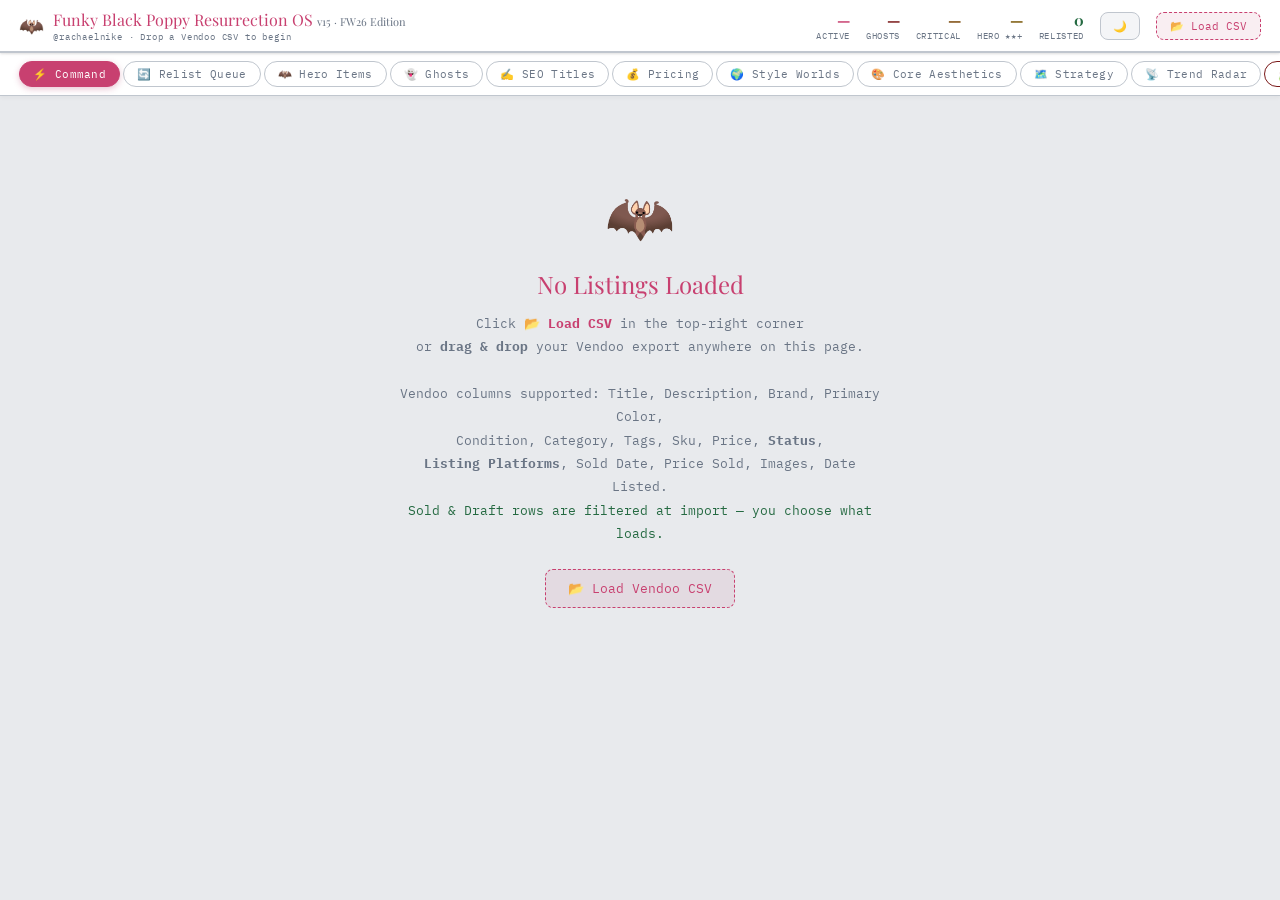
<file: fbp_resurrection_os_v15.html>
<!DOCTYPE html>
<html lang="en">
<head>
<meta charset="UTF-8">
<meta name="viewport" content="width=device-width,initial-scale=1.0">
<title>🌹 Funky Black Poppy Resurrection OS v15 — Command Center</title>
<link href="https://fonts.googleapis.com/css2?family=Playfair+Display:ital,wght@0,400;0,700;1,400&family=IBM+Plex+Mono:wght@400;500;700&display=swap" rel="stylesheet">
<style>
:root{
  --bg:#e8eaed;--surf:#f4f5f7;--surf2:#ffffff;--crust:#d4d8de;
  --border:#c0c6ce;--border2:#9aa3af;
  --ink:#1a1e24;--ink2:#3a4250;--muted:#6a7585;--faint:#9aa3af;
  --rose:#b03060;--bloom:#c84070;--rosebg:rgba(176,48,96,.08);--rosebdr:rgba(176,48,96,.25);
  --gold:#7a5808;--goldbg:rgba(122,88,8,.09);
  --ok:#256a42;--okbg:rgba(37,106,66,.1);
  --warn:#7a4808;--warnbg:rgba(122,72,8,.1);
  --danger:#7a1818;--dangerbg:rgba(122,24,24,.1);
  --info:#224878;--infobg:rgba(34,72,120,.08);
  --sh:0 1px 3px rgba(0,0,0,.09),0 1px 2px rgba(0,0,0,.05);
  --sh2:0 4px 12px rgba(0,0,0,.08),0 2px 4px rgba(0,0,0,.05);
}
/* ── DARK THEME ── */
[data-theme="dark"]{
  --bg:#0f1014;--surf:#1a1e24;--surf2:#20252d;--crust:#252b35;
  --border:#2e3540;--border2:#3e4a58;
  --ink:#e8eaed;--ink2:#b0bac8;--muted:#6a7a8e;--faint:#4a5568;
  --rose:#c84070;--bloom:#e05080;--rosebg:rgba(200,64,112,.12);--rosebdr:rgba(200,64,112,.3);
  --gold:#c89830;--goldbg:rgba(200,152,48,.12);
  --ok:#3a9660;--okbg:rgba(58,150,96,.12);
  --warn:#c07820;--warnbg:rgba(192,120,32,.12);
  --danger:#c03030;--dangerbg:rgba(192,48,48,.12);
  --info:#4888c8;--infobg:rgba(72,136,200,.12);
  --sh:0 1px 3px rgba(0,0,0,.4),0 1px 2px rgba(0,0,0,.3);
  --sh2:0 4px 12px rgba(0,0,0,.5),0 2px 4px rgba(0,0,0,.3);
}
/* ── THEME TOGGLE BUTTON ── */
.theme-toggle{display:flex;align-items:center;gap:5px;padding:6px 12px;border-radius:8px;
  border:1.5px solid var(--border);background:var(--surf);color:var(--muted);
  font-family:"IBM Plex Mono";font-size:11px;cursor:pointer;transition:all .17s;white-space:nowrap;}
.theme-toggle:hover{border-color:var(--border2);color:var(--ink);}
/* ── BATCH ACTIONS ── */
.batch-bar{display:none;align-items:center;gap:8px;padding:.5rem .7rem;
  background:var(--rosebg);border:1px solid var(--rosebdr);border-radius:8px;margin-bottom:.7rem;flex-wrap:wrap;}
.batch-bar.show{display:flex;}
.batch-cnt{font-size:11px;color:var(--bloom);font-weight:600;}
.card-check{position:absolute;top:8px;left:8px;z-index:10;width:18px;height:18px;cursor:pointer;accent-color:var(--bloom);}
.card{position:relative;}
*{box-sizing:border-box;margin:0;padding:0;}
html,body{background:var(--bg);color:var(--ink);font-family:"IBM Plex Mono",monospace;overflow-x:hidden;min-height:100%;}

/* ── HEADER ── */
.hdr{position:sticky;top:0;z-index:300;background:var(--surf2);border-bottom:2px solid var(--border);
  box-shadow:var(--sh);display:flex;align-items:center;justify-content:space-between;padding:.6rem 1.2rem;gap:1rem;flex-wrap:wrap;}
.logo-wrap{display:flex;align-items:center;gap:9px;}
.logo-icon{font-size:20px;}
.logo-name{font-family:"Playfair Display",serif;font-size:16px;color:var(--bloom);line-height:1.2;}
.logo-sub{font-size:9px;color:var(--muted);letter-spacing:.09em;margin-top:2px;}
.hstats{display:flex;gap:1rem;flex-shrink:0;align-items:center;}
.hs{text-align:right;}
.hs-v{font-size:15px;font-weight:700;font-family:"Playfair Display",serif;}
.hs-l{font-size:9px;color:var(--muted);letter-spacing:.07em;text-transform:uppercase;}

/* ── CSV UPLOAD BUTTON ── */
.csv-btn{display:flex;align-items:center;gap:6px;padding:6px 13px;border-radius:8px;
  border:1.5px dashed var(--bloom);background:var(--rosebg);color:var(--bloom);
  font-family:"IBM Plex Mono";font-size:11px;cursor:pointer;transition:all .17s;white-space:nowrap;
  position:relative;overflow:hidden;}
.csv-btn:hover{background:rgba(200,64,112,.15);border-style:solid;box-shadow:0 0 0 3px rgba(200,64,112,.12);}
.csv-btn input[type=file]{position:absolute;inset:0;opacity:0;cursor:pointer;width:100%;height:100%;}
.csv-btn.active{border-style:solid;background:rgba(200,64,112,.18);}
.csv-status{font-size:10px;color:var(--ok);margin-left:4px;white-space:nowrap;}

/* ── DROP ZONE (full page) ── */
.drop-overlay{position:fixed;inset:0;z-index:9998;display:none;align-items:center;justify-content:center;
  background:rgba(232,234,237,.92);backdrop-filter:blur(4px);}
.drop-overlay.show{display:flex;}
.drop-box{border:3px dashed var(--bloom);border-radius:20px;padding:3rem 4rem;text-align:center;
  background:var(--surf2);box-shadow:var(--sh2);}
.drop-box h2{font-family:"Playfair Display",serif;font-size:28px;color:var(--bloom);margin-bottom:.5rem;}
.drop-box p{font-size:13px;color:var(--muted);}

/* ── IMPORT MODAL ── */
.modal-bg{position:fixed;inset:0;z-index:9999;display:none;align-items:center;justify-content:center;
  background:rgba(26,30,36,.55);backdrop-filter:blur(3px);}
.modal-bg.show{display:flex;}
.modal{background:var(--surf2);border:1px solid var(--border);border-radius:16px;padding:1.8rem;
  width:min(520px,94vw);box-shadow:0 8px 32px rgba(0,0,0,.18);}
.modal h3{font-family:"Playfair Display",serif;font-size:20px;color:var(--bloom);margin-bottom:.4rem;}
.modal .sub{font-size:11px;color:var(--muted);margin-bottom:1.2rem;line-height:1.6;}
.modal-stats{display:grid;grid-template-columns:1fr 1fr 1fr;gap:8px;margin-bottom:1.2rem;}
.mstat{background:var(--bg);border:1px solid var(--border);border-radius:8px;padding:.7rem;text-align:center;}
.mstat-v{font-size:22px;font-weight:700;font-family:"Playfair Display",serif;color:var(--bloom);}
.mstat-l{font-size:10px;color:var(--muted);text-transform:uppercase;letter-spacing:.06em;}
.modal-warn{background:var(--warnbg);border:1px solid rgba(122,72,8,.25);border-radius:8px;
  padding:.7rem .9rem;font-size:11px;color:var(--warn);margin-bottom:1rem;line-height:1.6;}
.modal-err{background:var(--dangerbg);border:1px solid rgba(122,24,24,.25);border-radius:8px;
  padding:.7rem .9rem;font-size:11px;color:var(--danger);margin-bottom:1rem;line-height:1.6;}
.modal-btns{display:flex;gap:8px;justify-content:flex-end;}
.mbtn{padding:8px 18px;border-radius:8px;font-family:"IBM Plex Mono";font-size:12px;cursor:pointer;transition:all .15s;border:1px solid;}
.mbtn-cancel{border-color:var(--border);background:var(--surf);color:var(--muted);}
.mbtn-cancel:hover{background:var(--bg);color:var(--ink);}
.mbtn-confirm{border-color:var(--bloom);background:var(--bloom);color:#fff;}
.mbtn-confirm:hover{background:var(--rose);}
.col-preview{font-size:10px;color:var(--muted);margin-bottom:.8rem;line-height:1.8;
  background:var(--bg);border-radius:6px;padding:.5rem .7rem;max-height:80px;overflow:auto;}

/* ── NAV ── */
.nav{position:sticky;top:53px;z-index:299;background:var(--surf2);border-bottom:1px solid var(--border);
  box-shadow:0 2px 4px rgba(0,0,0,.04);display:flex;gap:3px;padding:.5rem 1.2rem;overflow-x:auto;scrollbar-width:none;}
.nav::-webkit-scrollbar{display:none;}
.nb{padding:5px 13px;border-radius:20px;border:1px solid var(--border);background:transparent;
  color:var(--muted);font-family:"IBM Plex Mono";font-size:11px;cursor:pointer;white-space:nowrap;
  transition:all .15s;letter-spacing:.03em;}
.nb:hover{background:var(--bg);color:var(--ink);border-color:var(--border2);}
.nb.on{background:var(--bloom);color:#fff;border-color:var(--bloom);box-shadow:0 2px 6px rgba(176,48,96,.28);}

.main{padding:1.2rem;max-width:1500px;margin:0 auto;}

/* ── STAT CARDS ── */
.stat-row{display:grid;grid-template-columns:repeat(auto-fit,minmax(145px,1fr));gap:9px;margin-bottom:1.1rem;}
.sc{background:var(--surf2);border:1px solid var(--border);border-radius:10px;padding:.85rem 1rem;box-shadow:var(--sh);}
.sc-v{font-size:25px;font-weight:700;font-family:"Playfair Display",serif;}
.sc-l{font-size:10px;color:var(--muted);letter-spacing:.07em;text-transform:uppercase;margin-top:3px;}
.sc-s{font-size:11px;color:var(--muted);margin-top:4px;}
.stitle{font-family:"Playfair Display",serif;font-size:18px;color:var(--ink);
  margin-bottom:.85rem;display:flex;align-items:center;gap:10px;}
.stitle::after{content:"";flex:1;height:1px;background:var(--border);}

/* ── FILTERS ── */
.fbar{display:flex;gap:7px;margin-bottom:.85rem;flex-wrap:wrap;align-items:center;}
.fi{background:var(--surf2);border:1px solid var(--border);color:var(--ink);
  font-family:"IBM Plex Mono";font-size:12px;padding:7px 11px;border-radius:7px;outline:none;min-width:195px;}
.fi:focus{border-color:var(--bloom);}
.fs{background:var(--surf2);border:1px solid var(--border);color:var(--ink2);
  font-family:"IBM Plex Mono";font-size:11px;padding:7px 9px;border-radius:7px;outline:none;cursor:pointer;}
.fcnt{font-size:11px;color:var(--muted);margin-left:auto;}
.chip-row{display:flex;gap:5px;margin-bottom:.7rem;overflow-x:auto;scrollbar-width:none;padding-bottom:2px;}
.chip-row::-webkit-scrollbar{display:none;}
.chip{padding:4px 11px;border-radius:20px;font-size:10px;font-family:"IBM Plex Mono";cursor:pointer;
  border:1px solid var(--border);background:var(--surf2);color:var(--muted);transition:all .14s;white-space:nowrap;}
.chip:hover{border-color:var(--border2);color:var(--ink);}
.chip.on{background:var(--bloom);color:#fff;border-color:var(--bloom);}

/* ── CARDS ── */
.grid{display:grid;grid-template-columns:repeat(auto-fill,minmax(265px,1fr));gap:13px;}
.card{background:var(--surf2);border:1px solid var(--border);border-radius:11px;overflow:hidden;
  box-shadow:var(--sh);transition:box-shadow .17s,transform .17s,border-color .17s;}
.card:hover{box-shadow:var(--sh2);transform:translateY(-2px);border-color:var(--border2);}
.card-img{width:100%;aspect-ratio:1;object-fit:cover;background:var(--crust);display:block;}
.card-ph{width:100%;aspect-ratio:1;background:linear-gradient(135deg,var(--crust),var(--bg));
  display:flex;align-items:center;justify-content:center;font-size:36px;}
.cbody{padding:11px 12px;}
.c-brand{font-size:10px;color:var(--muted);margin-bottom:3px;text-transform:uppercase;letter-spacing:.05em;}
.c-title{font-size:12px;color:var(--ink);line-height:1.45;margin-bottom:6px;
  display:-webkit-box;-webkit-line-clamp:2;-webkit-box-orient:vertical;overflow:hidden;}
.c-nt{font-size:11px;color:var(--bloom);line-height:1.4;margin-bottom:6px;
  border-left:2px solid var(--bloom);padding-left:6px;
  display:-webkit-box;-webkit-line-clamp:2;-webkit-box-orient:vertical;overflow:hidden;}
.c-price{display:flex;align-items:center;gap:6px;margin-bottom:6px;}
.cp-c{font-size:14px;font-weight:700;color:var(--bloom);}
.cp-a{font-size:10px;color:var(--muted);}
.cp-s{font-size:12px;color:var(--gold);}
.c-badges{display:flex;flex-wrap:wrap;gap:4px;margin-bottom:6px;}
.bdg{font-size:10px;padding:2px 7px;border-radius:6px;font-family:"IBM Plex Mono";}
.bh1{background:#efefef;color:var(--muted);}
.bh2{background:#e6e8f0;color:var(--ink2);}
.bh3{background:var(--goldbg);color:var(--gold);}
.bh4{background:var(--rosebg);color:var(--rose);}
.bh5{background:rgba(176,48,96,.16);color:var(--bloom);}
.ba-fresh{background:var(--okbg);color:var(--ok);}
.ba-ok{background:var(--goldbg);color:var(--gold);}
.ba-crit{background:var(--warnbg);color:var(--warn);}
.ba-ghost{background:var(--dangerbg);color:var(--danger);}
.bsw{background:var(--infobg);color:var(--info);}
.bca{background:var(--rosebg);color:var(--rose);}
.btag{background:var(--goldbg);color:var(--gold);}
.c-plat{font-size:10px;color:var(--faint);margin-top:4px;}
.card-acts{display:flex;flex-direction:column;gap:5px;margin-top:8px;}
.abtn{width:100%;padding:6px 0;border-radius:7px;border:1px solid var(--border);
  background:var(--surf);color:var(--muted);font-family:"IBM Plex Mono";font-size:10px;
  cursor:pointer;transition:all .14s;letter-spacing:.03em;}
.abtn:hover{background:var(--bg);color:var(--ink);border-color:var(--border2);}
.abtn.rose-h:hover{background:var(--rosebg);color:var(--bloom);border-color:var(--rosebdr);}
.abtn.gold-h:hover{background:var(--goldbg);color:var(--gold);border-color:rgba(122,88,8,.3);}
.abtn.green-h:hover{background:var(--okbg);color:var(--ok);border-color:rgba(37,106,66,.3);}
.abtn.done-rel{background:var(--okbg);color:var(--ok);border-color:rgba(37,106,66,.3);cursor:default;}
.abtn.cpd{background:var(--okbg);color:var(--ok);border-color:rgba(37,106,66,.3);}
.pin-a{display:flex;align-items:center;justify-content:center;gap:5px;width:100%;padding:6px 0;
  border-radius:7px;border:1px solid #e0ccd4;background:#fcf5f7;color:#7a2040;
  font-family:"IBM Plex Mono";font-size:10px;cursor:pointer;text-decoration:none;transition:all .14s;}
.pin-a:hover{background:#f5e0e8;border-color:var(--bloom);}
.ht-box{background:var(--bg);border:1px solid var(--border);border-radius:8px;padding:9px 11px;margin-top:7px;}
.ht-lbl{font-size:10px;color:var(--muted);letter-spacing:.07em;text-transform:uppercase;margin-bottom:5px;}
.ht-text{font-size:11px;color:var(--rose);line-height:1.8;word-break:break-word;}

/* ── TABLES ── */
.tbl-wrap{background:var(--surf2);border:1px solid var(--border);border-radius:11px;
  overflow:hidden;overflow-x:auto;margin-bottom:1.1rem;box-shadow:var(--sh);}
.tbl{width:100%;border-collapse:collapse;}
.tbl th{font-size:10px;color:var(--muted);text-transform:uppercase;letter-spacing:.07em;
  padding:9px 10px;border-bottom:1px solid var(--border);text-align:left;white-space:nowrap;background:var(--surf);}
.tbl td{padding:8px 10px;border-bottom:1px solid var(--crust);font-size:12px;vertical-align:top;}
.tbl tr:hover td{background:var(--bg);}
.old{color:var(--muted);}
.new{color:var(--bloom);border-left:2px solid var(--bloom);padding-left:5px;margin-top:3px;}
.dbtn{font-size:10px;padding:4px 10px;border-radius:6px;border:1px solid var(--border);
  background:var(--surf);color:var(--muted);cursor:pointer;font-family:"IBM Plex Mono";white-space:nowrap;transition:all .14s;}
.dbtn:hover,.dbtn.dn{background:var(--okbg);border-color:rgba(37,106,66,.4);color:var(--ok);}
.tbtn{font-size:10px;padding:4px 9px;border-radius:6px;border:1px solid var(--border);
  background:var(--surf);color:var(--muted);cursor:pointer;font-family:"IBM Plex Mono";white-space:nowrap;transition:all .14s;}
.tbtn:hover{background:var(--rosebg);border-color:var(--rosebdr);color:var(--bloom);}

/* ── STRATEGY / WORLDS ── */
.sgrid{display:grid;grid-template-columns:repeat(auto-fit,minmax(242px,1fr));gap:12px;margin-bottom:1.1rem;}
.scard{background:var(--surf2);border:1px solid var(--border);border-top:3px solid var(--bloom);
  border-radius:11px;padding:1rem;box-shadow:var(--sh);}
.scard-t{font-family:"Playfair Display",serif;font-size:14px;color:var(--bloom);margin-bottom:.5rem;}
.scard-b{font-size:11px;color:var(--ink2);line-height:1.75;}
.scard-b li{margin-left:13px;margin-bottom:2px;}
.scard-b strong{color:var(--ink);}
.wgrid{display:grid;grid-template-columns:repeat(auto-fit,minmax(182px,1fr));gap:11px;margin-bottom:1.1rem;}
.wcard{background:var(--surf2);border:1px solid var(--border);border-radius:10px;padding:.85rem;box-shadow:var(--sh);}
.wnum{font-size:10px;color:var(--muted);letter-spacing:.09em;text-transform:uppercase;margin-bottom:4px;}
.wtitle{font-family:"Playfair Display",serif;font-size:14px;color:var(--ink);margin-bottom:6px;}
.wsteps{font-size:11px;color:var(--ink2);line-height:1.8;}
.wsteps li{margin-left:11px;margin-bottom:1px;}
.sw-grid{display:grid;grid-template-columns:repeat(auto-fit,minmax(195px,1fr));gap:10px;}
.sw-card{background:var(--surf2);border:1px solid var(--border);border-radius:10px;padding:.9rem;
  cursor:pointer;transition:all .17s;box-shadow:var(--sh);}
.sw-card:hover{border-color:var(--bloom);box-shadow:var(--sh2);}
.sw-name{font-family:"Playfair Display",serif;font-size:13px;color:var(--ink);margin-bottom:2px;}
.sw-ct{font-size:22px;font-weight:700;font-family:"Playfair Display",serif;color:var(--bloom);}
.sw-tags{display:flex;flex-wrap:wrap;gap:4px;margin-top:7px;}
.sw-tag{font-size:10px;padding:2px 7px;border-radius:5px;background:var(--goldbg);color:var(--gold);}

.load-more{width:100%;margin-top:1.1rem;padding:9px;border-radius:9px;border:1px solid var(--border);
  background:var(--surf2);color:var(--bloom);font-family:"IBM Plex Mono";font-size:12px;cursor:pointer;
  box-shadow:var(--sh);transition:all .14s;}
.load-more:hover{background:var(--rosebg);border-color:var(--rosebdr);}
.toast{position:fixed;bottom:20px;right:20px;background:var(--ink);color:#fff;padding:10px 18px;
  border-radius:10px;font-size:12px;font-family:"IBM Plex Mono";z-index:9999;
  box-shadow:var(--sh2);opacity:0;transition:opacity .3s;pointer-events:none;}
.toast.show{opacity:1;}
::-webkit-scrollbar{width:5px;height:5px;}
::-webkit-scrollbar-track{background:var(--bg);}
::-webkit-scrollbar-thumb{background:var(--crust);border-radius:3px;}
@keyframes fi{from{opacity:0;transform:translateY(6px);}to{opacity:1;transform:translateY(0);}}
.card,.sc{animation:fi .24s ease both;}

/* ── 📸 PHOTO STUDIO (scoped) ── */
#psRoot{display:none;max-width:560px;margin:1.2rem auto;padding:0 1rem;}
#psRoot.show{display:block;}
#psRoot .ps-card{background:var(--surf2);border:1px solid var(--border);border-radius:18px;box-shadow:var(--sh2);padding:18px 18px 24px;display:flex;flex-direction:column;gap:14px;}
#psRoot .ps-canvas-wrap{background:var(--bg);border-radius:14px;display:flex;justify-content:center;align-items:center;padding:12px;position:relative;aspect-ratio:1/1;overflow:hidden;box-shadow:inset 0 1px 6px rgba(0,0,0,.05);}
#psRoot .ps-canvas-wrap.ps-removal{box-shadow:inset 0 0 0 3px var(--bloom),0 0 0 4px rgba(200,64,112,.2);cursor:crosshair;}
#psRoot canvas{display:block;max-width:100%;max-height:100%;border-radius:10px;box-shadow:0 6px 14px rgba(0,0,0,.12);}
#psRoot .ps-controls{display:flex;flex-wrap:wrap;align-items:center;gap:10px;}
#psRoot .ps-icon{background:var(--surf);border:1px solid var(--border);border-radius:50%;width:40px;height:40px;display:flex;align-items:center;justify-content:center;cursor:pointer;font-size:17px;color:var(--ink);transition:.15s;}
#psRoot .ps-icon:hover{background:var(--bg);transform:scale(1.06);}
#psRoot .ps-ratios{display:flex;gap:4px;background:var(--surf);border-radius:24px;padding:3px;border:1px solid var(--border);}
#psRoot .ps-ratio{border:none;background:transparent;padding:7px 12px;border-radius:20px;font-size:12px;font-family:"IBM Plex Mono";color:var(--muted);cursor:pointer;}
#psRoot .ps-ratio.on{background:var(--bloom);color:#fff;font-weight:600;}
#psRoot .ps-slider{display:flex;align-items:center;gap:10px;width:100%;}
#psRoot .ps-slider label{font-size:11px;color:var(--ink2);width:78px;font-family:"IBM Plex Mono";}
#psRoot input[type=range]{flex:1;height:4px;-webkit-appearance:none;background:var(--crust);border-radius:8px;}
#psRoot input[type=range]::-webkit-slider-thumb{-webkit-appearance:none;width:16px;height:16px;background:var(--bloom);border-radius:50%;cursor:pointer;}
#psRoot .ps-val{font-size:11px;color:var(--muted);min-width:36px;text-align:right;font-family:"IBM Plex Mono";}
#psRoot .ps-bgrow{display:flex;align-items:center;justify-content:space-between;background:var(--bg);border-radius:14px;padding:10px 14px;flex-wrap:wrap;gap:8px;}
#psRoot .ps-dot{width:30px;height:30px;border-radius:50%;border:2px solid transparent;cursor:pointer;transition:.15s;box-shadow:0 2px 5px rgba(0,0,0,.1);}
#psRoot .ps-dot.on{border-color:var(--bloom);transform:scale(1.1);}
#psRoot .ps-btn{background:var(--bloom);color:#fff;border:none;padding:10px 18px;border-radius:22px;font-weight:600;font-size:12px;cursor:pointer;font-family:"IBM Plex Mono";transition:.15s;}
#psRoot .ps-btn.warn{background:var(--danger);}
#psRoot .ps-btn.ghost{background:var(--surf);color:var(--ink2);border:1px solid var(--border);}
#psRoot .ps-hint{font-size:11px;color:var(--muted);}
#psRoot .ps-status{font-size:11px;color:var(--danger);text-align:center;display:none;font-weight:600;}
#psRoot .ps-export{background:linear-gradient(135deg,var(--rose),var(--bloom));width:100%;padding:13px;font-size:13px;letter-spacing:.05em;}
/* ── v14: ITEM DETAIL MODAL ── */
.item-modal-bg{position:fixed;inset:0;z-index:8000;display:none;align-items:flex-start;justify-content:center;
  background:rgba(26,30,36,.7);backdrop-filter:blur(4px);overflow-y:auto;padding:1.5rem;}
.item-modal-bg.show{display:flex;}
.item-modal{background:var(--surf2);border:1px solid var(--border);border-radius:18px;
  width:min(780px,96vw);box-shadow:0 12px 40px rgba(0,0,0,.18);overflow:hidden;margin:auto;}
.im-hero{width:100%;aspect-ratio:1;object-fit:cover;background:var(--crust);display:block;max-height:420px;}
.im-hero-ph{width:100%;height:280px;display:flex;align-items:center;justify-content:center;
  font-size:64px;background:linear-gradient(135deg,var(--crust),var(--bg));}
.im-body{padding:1.4rem 1.6rem 2rem;}
.im-top{display:flex;justify-content:space-between;align-items:flex-start;gap:1rem;margin-bottom:1rem;}
.im-brand{font-size:11px;color:var(--muted);text-transform:uppercase;letter-spacing:.07em;}
.im-title{font-family:"Playfair Display",serif;font-size:18px;color:var(--ink);line-height:1.35;margin:.2rem 0 .5rem;}
.im-price{font-size:22px;font-weight:700;font-family:"Playfair Display",serif;color:var(--bloom);}
.im-close{width:36px;height:36px;border-radius:50%;border:1px solid var(--border);background:var(--surf);
  cursor:pointer;font-size:18px;flex-shrink:0;display:flex;align-items:center;justify-content:center;
  color:var(--muted);}
.im-close:hover{background:var(--bg);color:var(--ink);}
.im-grid{display:grid;grid-template-columns:1fr 1fr;gap:.65rem;margin-bottom:1rem;}
.im-field{background:var(--bg);border-radius:8px;padding:.55rem .75rem;}
.im-fl{font-size:9px;color:var(--muted);text-transform:uppercase;letter-spacing:.07em;margin-bottom:2px;}
.im-fv{font-size:12px;color:var(--ink);word-break:break-word;}
.im-desc{background:var(--bg);border-radius:8px;padding:.7rem .85rem;margin-bottom:1rem;
  font-size:11px;color:var(--ink2);line-height:1.7;white-space:pre-wrap;word-break:break-word;}
.im-actions{display:flex;flex-wrap:wrap;gap:8px;margin-bottom:1.2rem;}
.im-btn{padding:8px 14px;border-radius:8px;border:1px solid;font-family:"IBM Plex Mono";
  font-size:11px;cursor:pointer;transition:all .15s;text-decoration:none;display:inline-flex;align-items:center;gap:5px;}
.im-btn-rose{background:var(--rosebg);border-color:var(--rosebdr);color:var(--bloom);}
.im-btn-rose:hover{background:rgba(200,64,112,.18);}
.im-btn-gold{background:var(--goldbg);border-color:rgba(122,88,8,.25);color:var(--gold);}
.im-btn-info{background:var(--infobg);border-color:rgba(34,72,120,.25);color:var(--info);}
.im-btn-ok{background:var(--okbg);border-color:rgba(37,106,66,.25);color:var(--ok);}
.im-btn-neutral{background:var(--surf);border-color:var(--border);color:var(--ink2);}
/* AI comp panel */
.ai-comp-panel{background:var(--bg);border:1px solid var(--border);border-radius:12px;padding:1rem;margin-top:1rem;}
.ai-comp-hd{font-family:"Playfair Display",serif;font-size:14px;color:var(--bloom);margin-bottom:.7rem;
  display:flex;align-items:center;gap:8px;}
.ai-comp-loading{display:flex;align-items:center;gap:10px;color:var(--muted);font-size:12px;padding:.5rem 0;}
.ai-spin{width:18px;height:18px;border:2px solid var(--border);border-top-color:var(--bloom);
  border-radius:50%;animation:spin .7s linear infinite;flex-shrink:0;}
@keyframes spin{to{transform:rotate(360deg);}}
.ai-comp-section{margin-bottom:.85rem;}
.ai-comp-label{font-size:9px;color:var(--muted);text-transform:uppercase;letter-spacing:.07em;margin-bottom:.35rem;}
.ai-comp-val{font-size:12px;color:var(--ink);line-height:1.65;}
.ai-price-row{display:flex;align-items:center;gap:.65rem;padding:.4rem 0;border-bottom:1px solid var(--border);}
.ai-price-row:last-child{border-bottom:none;}
.ai-price-badge{font-size:13px;font-weight:700;font-family:"Playfair Display",serif;}
.price-ok{color:var(--ok);}
.price-low{color:var(--warn);}
.price-high{color:var(--info);}
</style>
</head>
<body>

<!-- ── DROP OVERLAY ── -->
<div class="drop-overlay" id="dropOverlay">
  <div class="drop-box">
    <div style="font-size:48px;margin-bottom:.75rem">📂</div>
    <h2>Drop your Vendoo CSV</h2>
    <p>Release to import listings</p>
  </div>
</div>

<!-- ── IMPORT MODAL ── -->
<div class="modal-bg" id="modalBg">
  <div class="modal">
    <h3>📊 Import Preview</h3>
    <p class="sub" id="modalSub"></p>
    <div class="modal-stats" id="modalStats"></div>
    <div id="statusFilters" style="background:var(--bg);border:1px solid var(--border);border-radius:8px;padding:.7rem .9rem;margin-bottom:1rem;font-size:11px;line-height:2">
      <div style="font-size:10px;color:var(--muted);text-transform:uppercase;letter-spacing:.07em;margin-bottom:4px">Import which statuses?</div>
      <label style="margin-right:14px;cursor:pointer"><input type="checkbox" id="impActive" checked> ✅ Active (<span id="cntActive">0</span>)</label>
      <label style="margin-right:14px;cursor:pointer"><input type="checkbox" id="impDraft" checked> 📝 Drafts (<span id="cntDraft">0</span>)</label>
      <label style="cursor:pointer"><input type="checkbox" id="impSold" checked> 💰 Sold (<span id="cntSold">0</span>)</label>
      <div style="font-size:10px;color:var(--ok);margin-top:4px">Sold &amp; Drafts load into their own read-only tabs. They can never enter relist queues.</div>
    </div>
    <div id="modalWarn"></div>
    <div class="col-preview" id="colPreview"></div>
    <div class="modal-btns">
      <button class="mbtn mbtn-cancel" onclick="closeModal()">Cancel</button>
      <button class="mbtn mbtn-confirm" id="confirmBtn" onclick="confirmImport()">✅ Load Listings</button>
    </div>
  </div>
</div>

<!-- ── HEADER ── -->
<div class="hdr">
  <div class="logo-wrap">
    <div class="logo-icon">🦇</div>
    <div>
      <div class="logo-name">Funky Black Poppy Resurrection OS <span style="font-size:11px;color:var(--muted)">v15 · FW26 Edition</span></div>
      <div class="logo-sub" id="logoSub">@rachaelnike · Drop a Vendoo CSV to begin</div>
    </div>
  </div>
  <div class="hstats">
    <div class="hs"><div class="hs-v" id="hTotal" style="color:var(--bloom)">—</div><div class="hs-l">Active</div></div>
    <div class="hs"><div class="hs-v" style="color:var(--danger)" id="hg">—</div><div class="hs-l">Ghosts</div></div>
    <div class="hs"><div class="hs-v" style="color:var(--warn)" id="hc">—</div><div class="hs-l">Critical</div></div>
    <div class="hs"><div class="hs-v" style="color:var(--gold)" id="hh">—</div><div class="hs-l">Hero ★★+</div></div>
    <div class="hs"><div class="hs-v" style="color:var(--ok)" id="hr">0</div><div class="hs-l">Relisted</div></div>
    <!-- THEME TOGGLE -->
    <button class="theme-toggle" id="themeToggle" onclick="toggleTheme()" title="Toggle light/dark">🌙</button>
    <!-- CSV UPLOAD BUTTON -->
    <label class="csv-btn" id="csvBtn" title="Upload Vendoo CSV export">
      <span>📂 Load CSV</span>
      <input type="file" accept=".csv,text/csv" onchange="handleFileInput(this)">
    </label>
  </div>
</div>

<div class="nav" id="nav">
  <button class="nb on" data-v="cmd">⚡ Command</button>
  <button class="nb" data-v="relist">🔄 Relist Queue</button>
  <button class="nb" data-v="heroes">🦇 Hero Items</button>
  <button class="nb" data-v="ghosts">👻 Ghosts</button>
  <button class="nb" data-v="titles">✍️ SEO Titles</button>
  <button class="nb" data-v="pricing">💰 Pricing</button>
  <button class="nb" data-v="worlds">🌍 Style Worlds</button>
  <button class="nb" data-v="aesthetics">🎨 Core Aesthetics</button>
  <button class="nb" data-v="strategy">🗺️ Strategy</button>
  <button class="nb" data-v="radar">📡 Trend Radar</button>
  <button class="nb" data-v="zombies" style="border-color:var(--danger);color:var(--danger)">🧟 Delist Now</button>
  <button class="nb" data-v="wizard">🪄 Listing Wizard</button>
  <button class="nb" data-v="photo">📸 Photo Studio</button>
  <button class="nb" data-v="drafts">📝 Drafts</button>
  <button class="nb" data-v="sold">💰 Sold</button>
  <button class="nb" data-v="all">📦 All Listings</button>
</div>
<div class="main" id="app"></div>
<!-- ── 📸 PHOTO STUDIO — persistent panel, ported from Command Center v10 ── -->
<div id="psRoot">
  <div class="ps-card">
    <div style="display:flex;justify-content:space-between;align-items:center;flex-wrap:wrap;gap:8px">
      <label for="psFile" class="ps-btn ghost" style="cursor:pointer">📁 Choose product image</label>
      <input type="file" id="psFile" accept="image/*" hidden>
      <button class="ps-btn ghost" id="psResetAll">↺ Reset all</button>
    </div>
    <div class="ps-canvas-wrap" id="psWrap"><canvas id="psCanvas"></canvas></div>
    <div id="psStatus" class="ps-status">Tap the background colour in the photo</div>
    <div class="ps-controls">
      <button class="ps-icon" id="psRotL">↺</button>
      <button class="ps-icon" id="psRotR">↻</button>
      <div class="ps-ratios" id="psRatios">
        <button class="ps-ratio on" data-ratio="free">Free</button>
        <button class="ps-ratio" data-ratio="1:1">1:1 Posh/Depop</button>
        <button class="ps-ratio" data-ratio="4:5">4:5 Etsy</button>
        <button class="ps-ratio" data-ratio="16:9">16:9</button>
      </div>
    </div>
    <div class="ps-slider"><label>Brightness</label><input type="range" id="psBright" min="0" max="200" value="100"><span class="ps-val" id="psBrightV">100%</span></div>
    <div class="ps-slider"><label>Contrast</label><input type="range" id="psContrast" min="0" max="200" value="100"><span class="ps-val" id="psContrastV">100%</span></div>
    <div class="ps-slider"><label>Saturation</label><input type="range" id="psSat" min="0" max="200" value="100"><span class="ps-val" id="psSatV">100%</span></div>
    <div class="ps-controls">
      <button class="ps-btn" id="psRemoveBg">🔍 Remove background</button>
      <span class="ps-hint">Tol</span><input type="range" id="psTol" min="5" max="100" value="30" style="width:80px"><span class="ps-val" id="psTolV">30</span>
      <span class="ps-hint">Feather</span><input type="range" id="psFeather" min="0" max="15" value="2" step="0.5" style="width:70px"><span class="ps-val" id="psFeatherV">2</span>
      <button class="ps-btn ghost" id="psResetCut">Reset cutout</button>
    </div>
    <div class="ps-hint">Tap "Remove background" → then tap the background colour on the photo. Tolerance = how much similar colour gets removed; feather = soft edge.</div>
    <div class="ps-bgrow">
      <span style="font-size:12px;font-weight:600">New background</span>
      <div style="display:flex;gap:7px;flex-wrap:wrap" id="psDots">
        <span class="ps-dot on" data-color="#ffffff" style="background:#ffffff;border:2px solid var(--border)"></span>
        <span class="ps-dot" data-color="#f2e9de" style="background:#f2e9de"></span>
        <span class="ps-dot" data-color="#e8dff0" style="background:#e8dff0"></span>
        <span class="ps-dot" data-color="#f6d9e6" style="background:#f6d9e6"></span>
        <span class="ps-dot" data-color="#5e503a" style="background:#5e503a"></span>
        <span class="ps-dot" data-color="#1a1216" style="background:#1a1216"></span>
      </div>
      <input type="color" id="psCustom" value="#ffffff" style="width:34px;height:34px;border:1px solid var(--border);border-radius:50%;background:transparent;cursor:pointer">
    </div>
    <button class="ps-btn ps-export" id="psExport">⬇️ Download photo (1600px, listing-ready)</button>
  </div>
</div>
<!-- ── v14 ITEM DETAIL MODAL ── -->
<div class="item-modal-bg" id="itemModalBg" onclick="handleModalBgClick(event)">
  <div class="item-modal" id="itemModal">
    <div id="imContent"></div>
  </div>
</div>

<div class="toast" id="toast"></div>

<script>
// ══════════════════════════════════════════════════════════════════════
// ── LIVE DATA ── populated by CSV import; starts empty
// ══════════════════════════════════════════════════════════════════════
let D = [];

// ── CATS for dropdown ──
const CATS = ["Accessory Sets","Activewear Jackets","Activewear Pants","Activewear Shorts","Activewear Tops","Athletic Shoes","BB, CC & Alphabet Cream","Bags & Backpacks","Bags, Handbags & Cases","Bags, Skins & Travel Cases","Behavior Training","Belts","Bodysuits","Boots","Bowls, Plates & Cups","Bras & Bra Sets","Brightening Creams","Bronzer, Contour & Highlighter","CDs","Camisoles","Camisoles & Camisole Sets","Cases, Bags & Covers","Casual Button-Down Shirts","Clothes Hangers","Coats & Jackets","Coats, Jackets & Vests","Collars","Comfort Shoes","Corsets & Bustiers","Corsets & Girdles","Dresses","Eye Shadow","Flats","Glassware & Drinkware","Hats","Heels","Hoodies & Sweatshirts","Jeans","Jumpsuits & Rompers","Laptop Cases & Bags","Leggings","Lenses","Lip Gloss","Moisturizers","Necklaces & Pendants","Ornaments","Other Clothing, Shoes & Accessories","Other Cutting Tools","Other Funeral & Cemetery","Other Health & Beauty","Other Vintage & Antique Jewelry","Other Vintage Clothing","Other Women's Fitness Clothing","Other Women's Vintage Clothing","Outfits & Sets","Pants","Pants & Shorts","Pet Memorials & Urns","Sandals","Shorts","Skirts","Sleepwear & Robes","Slips","Snow Pants & Bibs","Socks","Sports Bras","Styling Products","Suit Jackets & Blazers","Suits & Suit Separates","Sweaters","Swimwear","Tops","Tops & Blouses","Towels & Washcloths","Women's Bags & Handbags","Women's Vintage Shoes","World Music","Wristwatches"];

// ══════════════════════════════════════════════════════════════════════
// ── CSV PARSER ──
// Handles Vendoo export format: quoted fields, embedded commas/newlines
// ══════════════════════════════════════════════════════════════════════
function parseCSV(text) {
  const rows = [];
  let i = 0, col = 0, field = '', cur = [], inQ = false;
  // Normalize line endings
  text = text.replace(/\r\n/g, '\n').replace(/\r/g, '\n');
  while (i < text.length) {
    const ch = text[i];
    if (inQ) {
      if (ch === '"') {
        if (text[i+1] === '"') { field += '"'; i += 2; continue; } // escaped quote
        inQ = false; i++; continue;
      }
      field += ch; i++;
    } else {
      if (ch === '"') { inQ = true; i++; continue; }
      if (ch === ',') { cur.push(field.trim()); field = ''; i++; continue; }
      if (ch === '\n') {
        cur.push(field.trim()); field = '';
        if (cur.some(c => c !== '')) rows.push(cur); // skip blank lines
        cur = []; i++; continue;
      }
      field += ch; i++;
    }
  }
  if (field.trim() || cur.length) { cur.push(field.trim()); if(cur.some(c=>c!=='')) rows.push(cur); }
  return rows;
}

// ── COLUMN MAP ──
// Maps known Vendoo CSV column names → our internal field names
// Case-insensitive, handles variations in export naming
const COL_MAP = {
  // title
  'title': 't', 'listing title': 't', 'item title': 't', 'name': 't',
  // brand
  'brand': 'b', 'brand name': 'b', 'make': 'b',
  // price
  'price': 'p', 'asking price': 'p', 'list price': 'p', 'listing price': 'p',
  // suggested price (we compute if missing)
  'suggested price': 'sp', 'recommended price': 'sp',
  // SOLD data (Vendoo: "Price Sold", "Sold Date") — kept separate, never used as suggested price
  'price sold': 'psold', 'sale price': 'psold', 'sold price': 'psold',
  'sold date': 'solddate', 'date sold': 'solddate',
  // STATUS (Vendoo: Active / Sold / Draft) — the master filter
  'status': 'st', 'listing status': 'st', 'item status': 'st',
  // description (size lives in here in Vendoo exports)
  'description': 'desc', 'item description': 'desc',
  // days listed / age
  'days listed': 'a', 'days active': 'a', 'age (days)': 'a', 'days on market': 'a', 'days': 'a',
  // category
  'category': 'cat', 'item category': 'cat', 'subcategory': 'cat',
  // condition
  'condition': 'cond', 'item condition': 'cond',
  // color
  'color': 'clr', 'colour': 'clr', 'primary color': 'clr',
  // platforms
  'platforms': 'pl', 'listed on': 'pl', 'marketplaces': 'pl', 'listed platforms': 'pl', 'listing platforms': 'pl',
  // image
  'image': 'img', 'images': 'img', 'image url': 'img', 'photo url': 'img', 'cover image': 'img', 'thumbnail': 'img', 'photos link': 'img',
  // sku
  'sku': 'sku', 'item sku': 'sku', 'inventory sku': 'sku',
  // date listed
  'date listed': 'listed', 'listed date': 'listed', 'list date': 'listed', 'created date': 'listed', 'date created': 'listed',
  // financials (Vendoo full export) — enables real profit math
  'cost of goods': 'cogs', 'cogs': 'cogs',
  'marketplace fees': 'fees', 'fees': 'fees',
  'shipping expenses': 'shipx', 'shipping cost': 'shipx',
  'sold platform': 'soldpl',
  'secondary color': 'clr2',
  'warehouse location': 'loc', 'internal notes': 'notes',
  'labels': 'labels', 'quantity left': 'qleft', 'quantity sold': 'qsold',
  'shipped date': 'shipdate',
  // style world (if pre-tagged)
  'style world': 'sw', 'world': 'sw',
  // core aesthetic (if pre-tagged)
  'core aesthetic': 'ca', 'aesthetic': 'ca',
  // hero score
  'hero score': 'h', 'hero': 'h', 'priority': 'h',
  // SEO title
  'seo title': 'nt', 'optimized title': 'nt',
  // hashtags
  'hashtags': 'ht_raw', 'tags': 'tags_raw',
  // pinterest
  'pinterest': 'pin', 'pinterest url': 'pin',
  // price action
  'price action': 'pa', 'action': 'pa', 'recommendation': 'pa',
};

// ══════════════════════════════════════════════════════════════════════
// ── 🎨 20 STYLE WORLDS — from Rachael's Notion FBP Reseller OS
// Source: app.notion.com/p/afd2a66bf24044a7a77a29d12f07d523
// Every world: buyer aesthetic (SEO titles) · hashtags · key pieces · price mod
// ══════════════════════════════════════════════════════════════════════
const STYLE_WORLDS = {
  '01 · Velvet Underground':  {buyer:'Dark Romantic Goth Velvet Lace',     era:'70s 90s',  pal:'black burgundy purple ivory',        ht:['#VelvetUnderground','#GothGlamour','#DarkRomantic','#VelvetFashion','#GothVintage'],          keys:['velvet','lace blouse','slip dress','victorian collar','siouxsie','the cure','nico'],    pm:1.15},
  '02 · Corp Goth':           {buyer:'Corporate Goth Dark Professional',    era:'90s 2000s',pal:'black charcoal gray wine',           ht:['#CorpGoth','#CorporateGoth','#DarkProfessional','#GothSuit','#BlackOffice'],                 keys:['blazer','wide-leg trouser','turtleneck','pencil skirt','office','professional','corp'],  pm:1.1},
  '03 · Quiet Luxury Dark':   {buyer:'Old Money Goth Quiet Luxury',         era:'2020s',    pal:'black charcoal cream forest slate',  ht:['#QuietLuxuryDark','#OldMoneyGoth','#DarkOldMoney','#StealthWealth','#GothLuxury'],           keys:['cashmere','tailored coat','leather loafer','silk blouse','quiet luxury','old money'],    pm:1.25},
  '04 · Punk Debutante':      {buyer:'Punk Prim Tartan Vivienne Westwood',  era:'80s 90s',  pal:'black tartan red silver plaid',      ht:['#PunkDebutante','#VivienneWestwood','#TartanPunk','#PunkPrim','#RebelFemme'],               keys:['tartan','studded','ruffled blouse','plaid','punk','vivienne westwood'],               pm:1.2},
  '05 · Indie Sleaze':        {buyer:'Indie Sleaze Y2K Vintage Grunge',     era:'2000s',    pal:'washed black faded denim neon',      ht:['#IndieSleaze','#Y2KFashion','#ViceMagazine','#NoughtsStyle','#GrungeRevival'],              keys:['indie sleaze','band tee','micro mini','fishnet','washed denim','vice','tumblr'],        pm:1.0},
  '06 · Witchcore':           {buyer:'Witchcore Garden Witch Botanical',    era:'timeless', pal:'black forest violet brown moon',     ht:['#Witchcore','#WitchFashion','#GardenWitch','#HerbWitch','#DarkBotanical'],                  keys:['witch','botanical','cape','maxi skirt','linen','wide brim hat','crystal','moon','wicca'],pm:1.15},
  '07 · Dark Cottagecore':    {buyer:'Dark Cottagecore Gothic Prairie',     era:'Victorian',pal:'brown black muted floral dark green', ht:['#DarkCottagecore','#GothicCottagecore','#PrairieDark','#VictorianGoth','#DarkRural'],        keys:['prairie dress','cottage','dark floral','pinafore','apron','rural gothic'],             pm:1.1},
  '08 · Grunge Revival':      {buyer:'90s Grunge Vintage Flannel Combat',   era:'90s',      pal:'plaid washed black rust dark olive', ht:['#GrungeRevival','#90sGrunge','#GrungeStyle','#FlannelSeason','#PunkGrunge'],                keys:['flannel','ripped denim','combat boot','grunge','plaid shirt','band tee'],              pm:1.1},
  '09 · Y2K Afterdark':       {buyer:'Y2K Cyber Goth Club Kid Iridescent',  era:'Y2K 2000s',pal:'black iridescent neon metallic uv', ht:['#Y2KAfterdark','#CyberGoth','#ClubKid','#Y2KFashion','#GothClub'],                         keys:['pvc','mesh top','platform boot','vinyl','holographic','cyber goth','y2k club'],        pm:1.2},
  '10 · Art School Rebel':    {buyer:'Deconstructed Conceptual Art Fashion', era:'80s 90s',  pal:'black raw white bold pop',          ht:['#ArtSchoolRebel','#DeconstructedFashion','#ConceptualStyle','#MargieleVibes','#FashionAsArt'],keys:['deconstructed','asymmetric','inside-out','margiela','art school','smock'],              pm:1.1},
  '11 · Funeral Chic':        {buyer:'Victorian Mourning All Black Goth',   era:'Victorian',pal:'absolute black jet midnight charcoal',ht:['#FuneralChic','#MourningDress','#VictorianMourning','#AllBlackEverything','#GothFuneral'],  keys:['widow veil','jet jewelry','mourning','black lace','glove','funeral','all black'],       pm:1.2},
  '12 · Dark Bohemian':       {buyer:'Dark Bohemian Stevie Nicks Witch Boho',era:'70s',    pal:'black earth rust forest moonstone',  ht:['#DarkBohemian','#BohoGoth','#StevieNicksVibes','#WitchBoho','#DarkLayering'],               keys:['flowy maxi','shawl','velvet vest','tapestry','dark bohemian','stevie','boho goth'],     pm:1.1},
  '13 · 80s Power Occult':    {buyer:'80s Dynasty Glam Shoulder Pad Drama', era:'80s',      pal:'black gold silver deep red midnight',ht:['#80sPowerOccult','#PowerDressing','#80sGlam','#ShoulderPads','#DarkGlamour'],               keys:['shoulder pad','metallic','power blouse','dynasty','glam','80s','draped','sequin'],      pm:1.25},
  '14 · Riotgrrrl Archive':   {buyer:'90s Punk Feminist DIY Riotgrrrl',     era:'90s',      pal:'black bold primary raw denim white', ht:['#Riotgrrrl','#DIYPunk','#FeministFashion','#90sPunk','#GirlPower'],                        keys:['band tee','diy denim','slogan','baby doll','stompy boot','riot grrrl','bikini kill'],   pm:1.1},
  '15 · Dark Academia':       {buyer:'Dark Academia Gothic Campus Tweed',   era:'timeless', pal:'oxblood dark green camel brown ivory',ht:['#DarkAcademia','#GothicCampus','#AcademiaAesthetic','#TweedGoth','#DarkStudy'],            keys:['tweed','plaid trouser','turtleneck','dark loafer','satchel','academia','houndstooth'],   pm:1.15},
  '16 · Secondhand Rebellion':{buyer:'Vintage Rebel Thrift Punk Sustainable', era:'all',    pal:'black pink purple silver',           ht:['#SecondhandRebellion','#FunkyBlackPoppy','#VintageRebel','#ThriftPunk','#AntiConsumption'],  keys:['vintage','reclaimed','thrifted','reworked','upcycled','secondhand'],                   pm:1.0},
  '17 · Leather & Lace':      {buyer:'Moto Goth Leather Lace Rock Femme',   era:'80s 90s',  pal:'black leather ivory lace red silver',ht:['#LeatherAndLace','#RockFemme','#MotoGoth','#LeatherLace','#DarkFeminine'],                  keys:['leather jacket','lace blouse','moto','biker','rock femme','chrissie hynde'],           pm:1.2},
  '18 · Maximalist Goth':     {buyer:'Maximalist Goth Theatrical Layered',  era:'all',      pal:'black every jewel tone dramatic',   ht:['#MaximalistGoth','#MoreIsMore','#GothLayering','#TheatricalGoth','#GothDrama'],              keys:['cape','dramatic','layered','stacked jewelry','theatrical','opera goth','overdressed'],  pm:1.1},
  '19 · Androgyne Noir':      {buyer:'Gender Fluid Androgyne Tailored Bowie',era:'80s 90s', pal:'black white charcoal bold primary', ht:['#AndroyneNoir','#GenderFluidFashion','#TailoredDark','#BowieStyle','#AndrogyneGoth'],       keys:['oversized suit','androgyne','bowie','grace jones','annie lennox','flat-brim hat'],     pm:1.1},
  '20 · Haunted Americana':   {buyer:'Western Gothic Dark Country Southern', era:'timeless', pal:'dust black dark denim rust faded',  ht:['#HauntedAmericana','#WesternGothic','#DarkCountry','#SouthernGothic','#GothicWest'],       keys:['western shirt','dark denim','cowboy boot','prairie skirt','americana','southern gothic'],pm:1.15},
};

// ── LEGACY MAPPING: old sw names → Notion world numbers ──
const SW_LEGACY = {
  'Y2K Mall Goth Resurrection':'09 · Y2K Afterdark','Velvet Funeral':'01 · Velvet Underground',
  'Rain Witch':'07 · Dark Cottagecore','Black Poppy Archive':'16 · Secondhand Rebellion',
  'Archive Femme Noir':'16 · Secondhand Rebellion','Laura Ashley Bloom':'07 · Dark Cottagecore',
  'Goth Corp':'02 · Corp Goth','Whimsy Goth':'18 · Maximalist Goth','Floral Mourning':'07 · Dark Cottagecore',
  'Victorian Noir':'11 · Funeral Chic','Haunted Librarian':'15 · Dark Academia',
  'Romantic Witchwear':'06 · Witchcore','Glam Crypt':'13 · 80s Power Occult',
  'CBK Ghost Prep':'03 · Quiet Luxury Dark','Indie Sleaze After-Hours':'05 · Indie Sleaze',
};
function resolveWorld(sw){ return STYLE_WORLDS[sw] ? sw : (STYLE_WORLDS[SW_LEGACY[sw]] ? SW_LEGACY[sw] : '16 · Secondhand Rebellion'); }

// ── CLASSIFY: score each world by keyword density ──
function classify(row) {
  const txt=(sv(row.t)+' '+sv(row.cat)+' '+sv(row.b)+' '+sv(row.desc).substring(0,400)+' '+(row.tags||[]).join(' ')).toLowerCase();
  const scores={};
  for(const[name,sw]of Object.entries(STYLE_WORLDS)){
    let score=0;
    sw.keys.forEach(k=>{if(txt.includes(k))score+=3;});
    sw.pal.split(' ').forEach(c=>{if(c.length>3&&txt.includes(c))score+=1;});
    sw.era.split(' ').forEach(e=>{if(e.length>2&&txt.includes(e))score+=1;});
    if(score>0)scores[name]=score;
  }
  const top=Object.entries(scores).sort((a,b)=>b[1]-a[1]);
  const swn=top.length?top[0][0]:'16 · Secondhand Rebellion';
  return {sw:swn, ca:swn};
}

// ── HASHTAG BUILDER — reads from STYLE_WORLDS ──
const HT_MAP = {};
Object.entries(STYLE_WORLDS).forEach(([k,v])=>{ HT_MAP[k]=v.ht; });
Object.entries(SW_LEGACY).forEach(([k,lk])=>{ HT_MAP[k]=(STYLE_WORLDS[lk]?.ht)||HT_MAP['16 · Secondhand Rebellion']||[]; });
// ── SEASON MODE ── 'SS' or 'FW' — controls trend engine globally
// Updated to FW (Fall/Winter) June 2026 — early pivot for sourcing + relist priority
const SEASON_MODE = 'FW';

// ── CONFIRMED FW26 HASHTAGS (eRank · Depop Trend Reports · Poshmark Oct data) ──
const CIRC = ['#CircularFashion','#ThriftedFashion','#SecondhandStyle','#SustainableFashion'];
const FALL_PIVOT = ['#Halloween','#GothicFashion','#Gothmas','#DarkAutumn','#WitchSeason','#SpookySeason','#FallFashion','#FW26','#CoatSeason','#DarkAcademia','#Whimsigoth','#GothStyle'];
// Era+item combos — Depop's highest-converting format (FW26 updated)
const ERA_COMBOS = {'dress':'#vintagedress','top':'#vintage top','jeans':'#vintagedenim','boots':'#combatboots','coat':'#vintagecoat','blazer':'#vintageblazer','flannel':'#90sflannel','cardigan':'#vintagecardigan','sweater':'#vintagesweater','jacket':'#vintagejacket'};
// Confirmed FW26 Depop trending aesthetics (Vendoo + eRank data)
const DEPOP_CONFIRMED = ['#darkacademia','#whimsigoth','#gothicfashion','#quietluxury','#gorpcore','#balletcore','#darkcoquette','#mobywifefall','#corpgoth','#vintagedark'];

// ── FALL / WINTER 2026 TREND KEYWORDS ──
// Source: Etsy FW26 Trend Report · eRank Oct 2026 · Poshmark seasonal data
// Themes: dark romanticism, layering, warmth-as-drama, Halloween momentum,
// quiet authority, collector energy, archival depth
const TREND26 = {
  // Numbered worlds (current system)
  '01 · Velvet Underground':  ['Dark Romance','Velvet Season','Romantic Layer'],
  '02 · Corp Goth':           ['Power Dressing','Office Authority','Dark Professional'],
  '03 · Quiet Luxury Dark':   ['Quiet Authority','Old Money Moment','Investment Piece'],
  '04 · Punk Debutante':      ['Punk Revival','Rebel Archive','Seasonal Edge'],
  '05 · Indie Sleaze':        ['Nostalgia Core','Archive Moment','Throwback Layer'],
  '06 · Witchcore':           ['Witch Season','Halloween Peak','Celestial Dark'],
  '07 · Dark Cottagecore':    ['Dark Harvest','Prairie Gothic','Seasonal Depth'],
  '08 · Grunge Revival':      ['Grunge Layer','Flannel Season','90s Depth'],
  '09 · Y2K Afterdark':       ['Y2K Dark','Club Archive','Seasonal Statement'],
  '10 · Art School Rebel':    ['Deconstructed Layer','Conceptual Dark','Archive Find'],
  '11 · Funeral Chic':        ['All Black Season','Gothic Peak','Dark Statement'],
  '12 · Dark Bohemian':       ['Layered Boho','Dark Earth','Seasonal Ritual'],
  '13 · 80s Power Occult':    ['Drama Season','Power Piece','Glam Dark'],
  '14 · Riotgrrrl Archive':   ['Punk Archival','DIY Dark','Feminist Statement'],
  '15 · Dark Academia':       ['Academic Layer','Scholar Dark','Collector Season'],
  '16 · Secondhand Rebellion':['Curated Archive','One of a Kind','Circular Find'],
  '17 · Leather & Lace':      ['Moto Season','Leather Peak','Rock Femme Dark'],
  '18 · Maximalist Goth':     ['Dramatic Layer','More is More','Halloween Statement'],
  '19 · Androgyne Noir':      ['Tailored Dark','Gender Fluid Season','Bowie Dark'],
  '20 · Haunted Americana':   ['Western Dark','Harvest Gothic','Dark Country'],
  // Legacy world names (fallback)
  'Rain Witch':                ['Dark Harvest','Botanical Dark','Seasonal Layer'],
  'Floral Mourning':           ['Dark Floral','Gothic Garden','Harvest Romance'],
  'Laura Ashley Bloom':        ['Prairie Dark','Soft Layer','Harvest Romantic'],
  'Whimsy Goth':               ['Whimsigoth Season','Halloween Peak','Playful Dark'],
  'Velvet Funeral':            ['Velvet Season','Romantic Layer','Dark Statement'],
  'Y2K Mall Goth Resurrection':['Y2K Dark','Mall Goth Archive','Nostalgia Dark'],
  'Black Poppy Archive':       ['Curated Archive','Collector Find','One of a Kind'],
  'Archive Femme Noir':        ['Archive Find','Collector Dark','Statement Piece'],
  'Goth Corp':                 ['Power Dressing','Dark Office','Authority Piece'],
  'Victorian Noir':            ['Heirloom Dark','Old World Layer','Victorian Peak'],
  'Haunted Librarian':         ['Dark Academia','Scholar Layer','Archive Depth'],
  'Romantic Witchwear':        ['Witch Season','Celestial Dark','Halloween Peak'],
  'Glam Crypt':                ['Drama Season','Glam Dark','Statement Layer'],
  'CBK Ghost Prep':            ['Quiet Authority','Old Money Dark','Investment Layer'],
  'Indie Sleaze After-Hours':  ['Nostalgia Core','Archive Moment','Throwback Dark'],
};
const TREND26_HT = ['#FW26','#DarkAcademia','#WitchSeason','#VintageDark','#ArchiveFashion','#GothicFashion'];
function trendKw(sw){
  // Works with both numbered (01 · Velvet Underground) and legacy names
  const t = TREND26[sw] || TREND26[resolveWorld(sw)] || TREND26['16 · Secondhand Rebellion'] || ['Archive Find'];
  return t[0];
}

function buildHashtags(row) {
  const rw=resolveWorld(row.sw||'16 · Secondhand Rebellion'); const swHts=(STYLE_WORLDS[rw]?.ht||CIRC).slice(0,5);
  const cat = (row.cat||'').split(' ').filter(w=>w.length>3).map(w=>'#'+w.replace(/[^a-zA-Z0-9]/g,'')).slice(0,2);
  const brand = row.b && !['unknown','n/a','none'].includes(sv(row.b).toLowerCase()) ? ['#'+sv(row.b).replace(/[^a-zA-Z0-9]/g,'').substring(0,18)] : [];
  // FW26 hashtag engine — season mode controls pivot direction
  const itemKw = sv(row.cat).toLowerCase().split(/\s+/)[0];
  const eraCombo = ERA_COMBOS[itemKw] || '#vintage';
  // Pick a confirmed trending aesthetic tag relevant to this world
  const depopAesth = DEPOP_CONFIRMED[Math.floor(Math.random()*Math.min(4, DEPOP_CONFIRMED.length))];
  const fallPick = FALL_PIVOT[Math.floor(Math.random()*FALL_PIVOT.length)];
  const trendTags = SEASON_MODE === 'FW'
    ? [TREND26_HT[0], TREND26_HT[1], fallPick, depopAesth]
    : [TREND26_HT[0], '#Summer2026', eraCombo, depopAesth];
  const all = [...swHts.slice(0,5), ...(cat.slice(0,1)), ...brand, ...trendTags, ...CIRC];
  const deduped = [...new Set(all.filter(Boolean))];
  const pads=['#FunkyBlackPoppy','#VintageFashion','#AltFashion','#RebelCloset','#ArchiveFashion','#SustainableOOTD','#PrelovedFashion','#ThriftedFind'];
  let i=0; while(deduped.length<13 && i<pads.length){ if(!deduped.includes(pads[i])) deduped.push(pads[i]); i++; }
  return deduped.slice(0,13);
}

// ── PRICE ACTION LOGIC ──
function priceAction(a, h, p) {
  if (a >= 500) return `Delete & Relist \u221220%`;
  if (a >= 365) return `Drop 15% + Offer to Likers`;
  if (a >= 90)  return `Drop 10%`;
  if (h >= 4)   return `Raise 15% (hero)`;
  return `Hold`;
}

// ── SUGGESTED PRICE ──
function suggestedPrice(p, a, h) {
  if (a >= 500) return parseFloat((p * 0.80).toFixed(2));
  if (a >= 365) return parseFloat((p * 0.85).toFixed(2));
  if (a >= 90)  return parseFloat((p * 0.90).toFixed(2));
  if (h >= 4)   return parseFloat((p * 1.15).toFixed(2));
  return p;
}

// ── HERO SCORE CALCULATOR ──
function heroScore(row) {
  let h = 1;
  const p = row.p || 0;
  const b = (row.b || '').toLowerCase();
  const t = (row.t || '').toLowerCase();
  if (p >= 100) h++;
  if (p >= 50) h++;
  const heroBrands = ['jean paul gaultier','dr. martens','kate spade','coach','betsey johnson','free people','vivienne','norma kamali','levi','ralph lauren','donna karan'];
  if (heroBrands.some(hb => b.includes(hb))) h++;
  const heroKws = ['rare','vintage','deadstock','nwt','pvc','velvet','silk','leather','corset','archive'];
  if (heroKws.some(k => t.includes(k))) h++;
  return Math.min(5, Math.max(1, h));
}

// ── COMP SEARCH BUILDERS ──
// A local HTML file can't scrape marketplace prices (CORS/auth), so v6 builds
// precision deep-links: eBay SOLD+COMPLETED comps, Poshmark availability:sold_out,
// and Google Shopping — pre-filled with brand + item terms. One click = real comps.
function compTerms(row){
  const b = sv(row.b) && !['unknown','n/a','none'].includes(sv(row.b).toLowerCase()) ? sv(row.b) : '';
  // strip noise words from title, keep first 5 meaningful terms
  const stop = new Set(['the','a','an','with','and','for','vintage','womens','women\'s','size','sz','rare','euc','nwt','nwot']);
  const bWords = new Set(b.toLowerCase().split(/\s+/).filter(Boolean));
  const tw = sv(row.t).split(/\s+/).filter(w=>w.length>2 && !stop.has(w.toLowerCase()) && !bWords.has(w.toLowerCase())).slice(0,5).join(' ');
  return (b + ' ' + tw).trim().substring(0,80);
}
function ebayCompUrl(row){ return 'https://www.ebay.com/sch/i.html?_nkw='+encodeURIComponent(compTerms(row))+'&LH_Sold=1&LH_Complete=1&_sop=13'; }
function poshCompUrl(row){ return 'https://poshmark.com/search?query='+encodeURIComponent(compTerms(row))+'&availability=sold_out'; }
function gShopUrl(row){ return 'https://www.google.com/search?tbm=shop&q='+encodeURIComponent(compTerms(row)); }

// ── TREND RADAR ── Fall / Winter 2026 (Depop · Poshmark · Etsy FW26 data)
// Updated June 2026 — seasonal pivot to FW sourcing + relist priorities
const TRENDS = {
  'Dark Coquette':       {kw:['bow','lace','ruffle','ballet flat','dark floral','ribbon','velvet bow','pearl','babydoll'], pl:'Depop/Posh', tip:'Dark bows, velvet ribbons, black florals — coquette gone goth. #1 FW26 aesthetic on Depop.'},
  'Ballet Punk':         {kw:['leg warmer','wrap skirt','ballet flat','leotard','tutu','tiered skirt','wrap dress'], pl:'Depop', tip:'Ballet silhouettes + punk edge. Leg warmers, wrap skirts, unexpected layering. Strong sourcing opp.'},
  'Gorpcore':            {kw:['fleece','technical','hiking','windbreaker','vest','barn jacket','chore coat','gorpcore','outdoor','puffer','patagonia'], pl:'Posh/Depop', tip:'Technical outerwear, fleece, hiking-inspired. Barn + chore coats are Posh workhorses right now.'},
  'Mob Wife FW':         {kw:['animal print','leopard','faux fur','fur coat','velvet coat','gold chain','dramatic'], pl:'Posh/Depop', tip:'FW evolution of mob wife: full-length fur coats, velvet, animal print. Very high ASP on Poshmark.'},
  'Quiet Luxury Dark':   {kw:['cashmere','tailored coat','camel coat','wool trouser','quiet luxury','old money','leather loafer'], pl:'Posh/Etsy', tip:'Understated luxury: cashmere, camel, tailored. YOUR highest ASP segment. Price up these pieces.'},
  'Gothic Academia':     {kw:['tweed','houndstooth','dark plaid','blazer','oxford','dark academia','waistcoat','vest','argyle'], pl:'Depop/Etsy', tip:'Tweed, plaid blazers, layered academia — huge Halloween season momentum. Relist all you have NOW.'},
  'Whimsigoth FW':       {kw:['witch','velvet','cape','gothic','crystal','moon','bat','halloween','black dress','cobweb','tarot'], pl:'Depop/Posh', tip:'YOUR peak season. October is the highest-grossing month for this niche. Relist everything witchy now.'},
  'Vintage Denim FW':    {kw:['baggy jean','low rise','jorts','cargo','washed denim','denim jacket','corduroy','flare jean'], pl:'Depop/Posh', tip:'FW denim: baggy + washed, layered over turtlenecks. Corduroy strong. Source more wide-leg.'},
  'Moto & Leather FW':   {kw:['moto','leather jacket','biker','studded','combat boot','doc martens','dr martens','leather coat'], pl:'Posh/Depop', tip:'Peak season for leather. Combat boots + moto jackets — relist everything in this category immediately.'},
  'Dark Layering':       {kw:['turtleneck','cardigan','oversized','layered','longline','duster coat','knit','fisherman knit'], pl:'Etsy/Depop', tip:'Oversized turtlenecks, longline dusters, layered knits. Dark earthy tones over black base. Etsy top seller.'},
};
function trendHits(row){
  const txt=(sv(row.t)+' '+sv(row.cat)+' '+sv(row.desc).substring(0,200)).toLowerCase();
  const hits=[];
  for(const name in TRENDS){ if(TRENDS[name].kw.some(k=>txt.includes(k))) hits.push(name); }
  return hits;
}
let fTrend = 'all';
function drillTrend(n){fTrend=n;fSW='all';fCA='all';fCat='all';fSeason=SEASON_MODE==='FW'?'fw':'ss_now';curView='all';vis=60;document.querySelectorAll('.nb').forEach(b=>b.classList.remove('on'));document.querySelector('[data-v="all"]').classList.add('on');render();}

// ── SEASON ENGINE ── SS26 reselling relevance
// Hard FW = hold/storage until Aug; Shoulder = list but deprioritize; SS = push now
const FW_HARD = ['coat','parka','puffer','snow','ski','spyder','fleece','wool','thermal','turtleneck','beanie','mitten','snowboard','shearling','down jacket','winter','bibs'];
const FW_SOFT = ['sweater','cardigan','hoodie','sweatshirt','corduroy','flannel','knit','long sleeve','jacket','blazer','scarf','tights','velvet'];
const SS_BOOST = ['dress','skirt','shorts','tank','swimsuit','swim','sandal','linen','sundress','romper','crop','sleeveless','maxi','mini','floral','mesh','sheer','tee','t-shirt','camisole','slip'];
function seasonOf(row){
  const txt = (sv(row.t)+' '+sv(row.cat)).toLowerCase();
  if (FW_HARD.some(k=>txt.includes(k))) return 'FW';
  if (SS_BOOST.some(k=>txt.includes(k))) return 'SS';
  if (FW_SOFT.some(k=>txt.includes(k))) return 'Shoulder';
  return 'All';
}
function seasonBadge(sn){
  if(SEASON_MODE==='FW'){
    // In FW mode: FW items are priority, SS items get held
    if(sn==='FW') return '<span class="bdg" style="background:var(--okbg);color:var(--ok)">🍂 FW26 push</span>';
    if(sn==='SS') return '<span class="bdg" style="background:var(--infobg);color:var(--info)">☀ Hold til spring</span>';
    if(sn==='Shoulder') return '<span class="bdg" style="background:var(--goldbg);color:var(--gold)">🌤 Shoulder</span>';
  } else {
    if(sn==='FW') return '<span class="bdg" style="background:var(--infobg);color:var(--info)">❄ Winter — hold</span>';
    if(sn==='SS') return '<span class="bdg" style="background:var(--okbg);color:var(--ok)">☀ SS26 push</span>';
    if(sn==='Shoulder') return '<span class="bdg" style="background:var(--goldbg);color:var(--gold)">🍂 Shoulder</span>';
  }
  return '';
}

// ── PINTEREST URL BUILDER ──
function pinUrl(row) {
  const img = sv(row.img);
  const title = sv(row.nt || row.t).substring(0, 500);
  const pageUrl = img || 'https://www.funkyblackpoppy.com';
  if (img) {
    return 'https://www.pinterest.com/pin/create/button/?url='
      + encodeURIComponent(pageUrl)
      + '&media=' + encodeURIComponent(img)
      + '&description=' + encodeURIComponent(title);
  }
  // Fallback: Pinterest search if no image
  const q = encodeURIComponent(sv(row.ca) + ' ' + sv(row.sw).split('·')[1]?.trim() + ' vintage');
  return 'https://www.pinterest.com/search/pins/?q=' + q;
}

// ══════════════════════════════════════════════════════════════════════
// ── BUYER-FIRST SEO ENGINE ── Rachael's keyword-bucket spec
// Buckets: Brand · Item type · Era · Fit · Fabric · Feature · Occasion · Size
// Formulas: Etsy  = Brand + item + era + key feature + size
//           Posh  = Brand + item + size + color/material + key style
//           Depop = Era + brand + item + aesthetic + fit + vibe
// ══════════════════════════════════════════════════════════════════════
const ERA_KW   = [['y2k','Y2K'],['90s','Vintage 90s'],['1990s','Vintage 90s'],['2000s','2000s'],['00s','2000s'],['80s','80s'],['1980s','80s'],['70s','70s'],['1970s','70s'],['60s','60s'],['1960s','60s'],['50s','50s'],['1950s','50s'],['vtge','Vintage'],['vtg','Vintage'],['retro','Retro'],['vintage','Vintage']];
const FIT_KW   = ['oversized','cropped','boxy','fitted','relaxed','low-rise','low rise','high-rise','high rise','flared','straight leg','slouchy','baggy','bodycon','a-line','wide-leg','wide leg','strapless','sleeveless','tiered','maxi','midi','mini','longline','open back','open-back'];
const FABRIC_KW= ['cable knit','lace','satin','denim','silk','velvet','suede','leather','cotton','wool','tweed','linen','mesh','chiffon','corduroy','sequin','crochet','tulle','flannel','rayon','knit','fleece','sherpa','faux fur'];
const FEAT_KW  = ['deadstock','rare','embroidered','distressed','sheer','lined','adjustable','reversible','handmade','upcycled','beaded','ruffled','ruffle','pleated','fringe','patchwork','studded','floral','plaid','paisley','cut-out','cutout','smocked','gathered','zip-up','button-down','wrap'];
const OCC_KW   = ['festival','workwear','bridal','party','vacation','wedding','cocktail','beach','office'];
const ITEM_NOUNS = ['babydoll dress','wrap dress','bodycon dress','t-shirt dress','maxi dress','mini dress','slip dress','sundress','dress','corset top','crop top','tank top','tube top','turtleneck','polo','button down','bodysuit','blouse','top','cardigan','duster','sweater','sweatshirt','hoodie','blazer','bomber jacket','denim jacket','moto jacket','leather jacket','trench coat','pea coat','jacket','coat','vest','jeans','cargo pants','sweat pants','sweatpants','track pants','joggers','pants','trousers','leggings','denim shorts','biker shorts','shorts','mini skirt','maxi skirt','midi skirt','skirt','jumpsuit','romper','overalls','swimsuit','bikini','kimono','leg warmer','western boots','ankle boots','chelsea boots','combat boots','boots','heels','sandals','sneakers','satchel','hobo bag','shoulder bag','crossbody','tote','handbag','purse','bag','necklace','earrings','bracelet','ring','belt','scarf','hat','corset','camisole','cami','windbreaker','bra','slip','nightgown','robe','t-shirt','tee','shirt'];

// SW_BUYER_AESTH — derived from STYLE_WORLDS
const SW_BUYER_AESTH = {};
Object.entries(STYLE_WORLDS).forEach(([k,v])=>{ SW_BUYER_AESTH[k]=v.buyer; });
Object.entries(SW_LEGACY).forEach(([k])=>{ SW_BUYER_AESTH[k]=STYLE_WORLDS[resolveWorld(k)]?.buyer||'Vintage Dark Alt'; });
function pickKw(txt, list){
  for (const k of list){
    const kw = Array.isArray(k)?k[0]:k, label = Array.isArray(k)?k[1]:k;
    // word-boundary match — 'ring' must not match 'spring', 'tee' must not match 'street'
    const re = new RegExp('(^|[^a-z0-9])'+kw.replace(/[.*+?^${}()|[\]\\]/g,'\\$&')+'($|[^a-z0-9])','i');
    if (re.test(txt)) return label.charAt(0).toUpperCase()+label.slice(1);
  }
  return '';
}
function extractBuckets(row){
  const txt = (sv(row.t)+' '+sv(row.cat)+' '+sv(row.desc).substring(0,250)).toLowerCase();
  const brand = sv(row.b) && !['unknown','dont know','n/a','none'].includes(sv(row.b).toLowerCase()) ? sv(row.b) : '';
  let item = pickKw(txt, ITEM_NOUNS);
  if (!item){ const c = sv(row.cat).split('&')[0].trim().replace(/s$/,''); item = c || 'Piece'; }
  return {
    brand, item,
    era:    pickKw(txt, ERA_KW),
    fit:    pickKw(txt, FIT_KW),
    fabric: pickKw(txt, FABRIC_KW),
    feat:   pickKw(txt, FEAT_KW),
    occ:    pickKw(txt, OCC_KW),
    size:   sv(row.size),
    color:  wzUpSafe(sv(row.clr)),
    aesth:  SW_BUYER_AESTH[sv(row.sw)] || 'Vintage',
  };
}
function wzUpSafe(c){ try{ return wzUp(c)||c; }catch(e){ return c; } }
function clean(parts){
  const seen=new Set(); const out=[];
  parts.filter(Boolean).join(' ').split(/\s+/).forEach(w=>{
    const k=w.toLowerCase(); if(seen.has(k))return; seen.add(k); out.push(w);
  });
  return out.join(' ').trim();
}

// ── AESTHETIC HOOKS — dual searchable alt-market terms per style world ──
// These are the compound aesthetic tags buyers across the dark/alt/witchy/fairy/
// grunge/goth/Y2K secondhand market actually type into search. Primary + secondary.
const AESTH_HOOK = {
  '01 · Velvet Underground': ['Dark Romantic Aesthetic','Whimsigoth'],
  '02 · Corp Goth':          ['Corp Goth Aesthetic','Dark Minimalist'],
  '03 · Quiet Luxury Dark':  ['Dark Academia Aesthetic','Old Money Dark'],
  '04 · Punk Debutante':     ['Punk Aesthetic','Whimsigoth'],
  '05 · Indie Sleaze':       ['Y2K Indie Aesthetic','Indie Sleaze'],
  '06 · Witchcore':          ['Witchcore Aesthetic','Witch Aesthetic'],
  '07 · Dark Cottagecore':   ['Dark Cottagecore','Fairy Grunge Aesthetic'],
  '08 · Grunge Revival':     ['90s Grunge Aesthetic','Vintage Grunge'],
  '09 · Y2K Afterdark':      ['Y2K Aesthetic','Mallgoth'],
  '10 · Art School Rebel':   ['Art Hoe Aesthetic','Avant Garde'],
  '11 · Funeral Chic':       ['Gothic Aesthetic','Whimsigoth'],
  '12 · Dark Bohemian':      ['Boho Witch Aesthetic','Fairy Grunge'],
  '13 · 80s Power Occult':   ['80s Aesthetic','Goth Glam'],
  '14 · Riotgrrrl Archive':  ['Riot Grrrl Aesthetic','90s Punk'],
  '15 · Dark Academia':      ['Dark Academia','Gothic Academia'],
  '16 · Secondhand Rebellion':['Vintage Aesthetic','Alt Vintage'],
  '17 · Leather & Lace':     ['Dark Romantic Aesthetic','Grunge Aesthetic'],
  '18 · Maximalist Goth':    ['Maximalist Goth','Dark Aesthetic'],
  '19 · Androgyne Noir':     ['Androgynous Fashion','Dark Minimalist'],
  '20 · Haunted Americana':  ['Western Gothic','Americana Vintage'],
  'Fairycore':               ['Fairycore Aesthetic','Fairy Grunge'],
  'Fairy Grunge':            ['Fairy Grunge Aesthetic','Fairycore'],
};
function aesthHooks(sw){
  const h = AESTH_HOOK[resolveWorld(sv(sw))] || AESTH_HOOK[sv(sw)] || ['Vintage','Alt'];
  return Array.isArray(h) ? h : [h, 'Alt'];
}
function aesthHook(sw){ return aesthHooks(sw)[0]; }   // primary, back-compat

// Normalize verbose size words → standard abbreviations
function normSz(s){
  if(!s) return '';
  const m={'XSMALL':'XS','EXTRASMALL':'XS','SMALL':'S','MEDIUM':'M','LARGE':'L',
    'XLARGE':'XL','XTRA LARGE':'XL','EXTRA LARGE':'XL','XXLARGE':'XXL','2XL':'XXL',
    'XXXLARGE':'XXXL','3XL':'XXXL','XTRASMALL':'XS'};
  return m[s.toUpperCase().replace(/[\s-]/g,'')] || s;
}

function buildTitles(row){
  const x = extractBuckets(row);
  const hooks = aesthHooks(row.sw);
  const hook = hooks[0], hook2 = hooks[1];
  const era = x.era || '';
  const color = x.color || '';
  const item = x.item;
  const brand = x.brand;
  const sz = normSz(x.size);

  // NWT detection — "New With Tags" or "NWT" → prepend on every platform
  const isNWT = /new.with.tags|brand.new|deadstock|nwt/i.test(sv(row.cond)+' '+sv(row.t));
  const nwt = isNWT ? 'NWT' : '';

  // Stack up to 3 distinct descriptors for Etsy's 140-char budget
  const d1 = x.feat || '';
  const d2 = x.fabric && x.fabric !== d1 ? x.fabric : '';
  const d3 = x.fit   && x.fit !== d1 && x.fit !== d2 ? x.fit : '';

  // FW26 trend signal — first matching trend name, trimmed to one word
  const trendSig = (row.trends && row.trends.length > 0) ? row.trends[0].split(' ')[0] : '';

  // ── ETSY (≤140) — keyword-dense, pipe separator, full 140-char budget ──
  // Formula: [NWT] Brand Color Desc Desc Item | Hook Hook2 Era Trend Size
  let etsy = clean([nwt, brand, color, d1, d2, item, '|', hook, hook2, era, trendSig, sz?'Size '+sz:'']);
  if (etsy.length>140) etsy = clean([nwt, brand, color, d1, item, '|', hook, hook2, era, sz?'Size '+sz:'']);
  if (etsy.length>140) etsy = clean([nwt, brand, color, item, '|', hook, era, sz?'Size '+sz:'']);
  if (etsy.length>140) etsy = etsy.substring(0,138).trim();

  // ── POSHMARK (≤80) — NWT leads, brand + item + aesthetic + size ──
  let posh = clean([nwt, brand, color, d1, item, sz?'Sz '+sz:'', hook]);
  if (posh.length>80) posh = clean([nwt, brand, color, item, sz?'Sz '+sz:'', hook]);
  if (posh.length>80) posh = clean([nwt, brand, item, sz?'Sz '+sz:'']);
  if (posh.length>80) posh = posh.substring(0,78).trim();

  // ── DEPOP (≤100) — lowercase, vibe-led, compound aesthetic ──
  let depop = clean([hook.toLowerCase(), era.toLowerCase(), brand.toLowerCase(),
    color.toLowerCase(), (d3||d1||'').toLowerCase(), item.toLowerCase(), sz?'sz '+sz.toLowerCase():'']);
  if (depop.length>100) depop = clean([hook.toLowerCase(), brand.toLowerCase(),
    color.toLowerCase(), item.toLowerCase(), sz?'sz '+sz.toLowerCase():'']);
  if (depop.length>100) depop = depop.substring(0,98).trim();

  return { etsy, posh, depop };
}

// ── SEO TITLE BUILDER ──
function seoTitle(row) {
  if (!row.t) return '';
  const title = row.t.trim();
  const aesthetic = row.ca || 'Archivecore';
  const tags = (row.tags || []).slice(0, 2).join(' ');
  const trend = trendKw(row.sw);
  let nt = `${title} | ${aesthetic} ${trend} ${tags}`.trim().replace(/\s+/g,' ');
  if (nt.length > 140) nt = `${title} | ${aesthetic} ${trend}`.trim();
  if (nt.length > 140) nt = nt.substring(0, 137).trim() + '…';
  return nt;
}

// ── DAYS SINCE LISTED ──
function daysSince(dateStr) {
  if (!dateStr) return 0;
  const d = new Date(dateStr);
  if (isNaN(d)) return 0;
  return Math.floor((Date.now() - d.getTime()) / 86400000);
}

// ── ROW → ITEM CONVERTER ──
function rowToItem(raw, headers) {
  const r = {};
  // Map raw CSV columns to internal fields
  headers.forEach((h, i) => {
    const key = COL_MAP[h.toLowerCase().trim()];
    if (key) r[key] = (raw[i] || '').trim();
  });

  // Numeric conversions
  r.p = parseFloat(r.p) || 0;
  r.a = parseInt(r.a) || daysSince(r.listed) || 0;
  r.h = parseInt(r.h) || 0;

  // Auto-classify if style world not in CSV
  if (!r.sw || !r.ca) {
    const cls = classify(r);
    r.sw = r.sw || cls.sw;
    r.ca = r.ca || cls.ca;
  }

  // Auto hero score if not in CSV
  if (!r.h || r.h < 1) r.h = heroScore(r);

  // Suggested price + price action
  r.sp = r.sp ? parseFloat(r.sp) : suggestedPrice(r.p, r.a, r.h);
  r.pa = r.pa || priceAction(r.a, r.h, r.p);

  // Status normalization (Active / Sold / Draft) — blank = Active
  r.st = (r.st || 'Active').trim();
  const stl = r.st.toLowerCase();
  r.st = (stl.startsWith('sold') || stl.startsWith('shipped')) ? 'Sold' : stl.startsWith('draft') ? 'Draft' : 'Active';

  // Sold + financial data
  r.psold = parseFloat(r.psold) || 0;
  r.solddate = r.solddate || r.shipdate || '';
  r.cogs = parseFloat(r.cogs) || 0;
  r.fees = parseFloat(r.fees) || 0;
  r.shipx = parseFloat(r.shipx) || 0;
  r.profit = r.psold > 0 ? +(r.psold - r.cogs - r.fees - r.shipx).toFixed(2) : 0;
  r.soldpl = r.soldpl || '';

  // Size — Vendoo buries it in Description; regex extraction with fallbacks
  r.size = '';
  if (r.desc) {
    const m = r.desc.match(/\bSize[:\s]+([A-Z0-9X\/\-\.]{1,8})\b/i)
          || r.desc.match(/\bSz\.?\s+([A-Z0-9X\/\-\.]{1,8})\b/i)
          || (r.t||'').match(/\b(?:Size|Sz)\.?\s+([A-Z0-9X\/\-\.]{1,8})\b/i);
    if (m) r.size = m[1].toUpperCase();
  }

  // First image only (Vendoo "Images" can be a delimited list)
  if (r.img) r.img = r.img.split(/[|;,\s]+/).filter(u=>u.startsWith('http'))[0] || '';

  // Tags array
  r.tags = r.tags_raw ? r.tags_raw.split(/[|,;]/).map(s=>s.trim()).filter(Boolean) : [r.ca, r.sw].filter(Boolean);

  // Hashtags
  r.ht = r.ht_raw ? r.ht_raw.split(/[\s,]+/).filter(s=>s.startsWith('#')) : buildHashtags(r);
  if (r.ht.length < 3) r.ht = buildHashtags(r);

  // Season + trend radar
  r.season = seasonOf(r);
  r.trends = trendHits(r);

  // Pinterest + comps
  r.fp = null;  // forward price computed lazily (needs trends, set above)
  r.pin = r.pin || pinUrl(r);
  r.ebayComp = ebayCompUrl(r);
  r.poshComp = poshCompUrl(r);
  r.gShop = gShopUrl(r);

  // SEO titles — buyer-first formulas, all three platforms
  const bt = buildTitles(r);
  r.ntE = bt.etsy; r.ntP = bt.posh; r.ntD = bt.depop;
  r.nt = r.nt || bt.etsy;

  // Defaults
  r.img = r.img || '';
  r.sku = r.sku || '';
  r.listed = r.listed || '';
  r.clr = r.clr || '';
  r.cond = r.cond || '';
  r.pl = r.pl || '';

  return r;
}

// ── PENDING IMPORT STATE ──
let pendingRows = null;
let pendingHeaders = null;
let pendingItems = null;
let pendingFileName = '';

// ── FILE HANDLERS ──
function handleFileInput(input) {
  const file = input.files[0];
  if (!file) return;
  input.value = ''; // reset so same file can be re-selected
  readCSVFile(file);
}

function readCSVFile(file) {
  if (!file.name.toLowerCase().endsWith('.csv')) {
    toastMsg('Please upload a .csv file'); return;
  }
  pendingFileName = file.name;
  const reader = new FileReader();
  reader.onload = e => {
    try {
      const rows = parseCSV(e.target.result);
      if (rows.length < 2) { toastMsg('CSV appears empty'); return; }
      const headers = rows[0];
      const dataRows = rows.slice(1).filter(r => r.some(c => c));
      pendingHeaders = headers;
      pendingRows = dataRows;
      showImportModal(headers, dataRows, file.name);
    } catch(err) {
      toastMsg('Parse error: ' + err.message);
    }
  };
  reader.readAsText(file);
}

function showImportModal(headers, rows, filename) {
  const modal = document.getElementById('modalBg');
  const mapped = headers.map(h => COL_MAP[h.toLowerCase().trim()]).filter(Boolean);
  const hasTile = mapped.includes('t');
  const hasAge  = mapped.includes('a') || mapped.includes('listed');
  const hasImg  = mapped.includes('img');
  const hasStatus = mapped.includes('st');

  document.getElementById('modalSub').textContent =
    `${filename} · ${rows.length.toLocaleString()} rows · ${headers.length} columns`;

  // Warnings (shown immediately, before processing)
  let warn = '';
  if (!hasTile) warn += '<p>⚠️ No <strong>Title</strong> column found — item names will be empty.</p>';
  if (!hasAge)  warn += '<p>⚠️ No <strong>Days Listed</strong> or date column — ages set to 0.</p>';
  if (!hasImg)  warn += '<p>⚠️ No <strong>Image</strong> column — cards will show placeholder icons.</p>';
  if (!hasStatus) warn += '<p>⚠️ No <strong>Status</strong> column — all rows will be treated as Active.</p>';
  if (D.length > 0) warn += `<p>ℹ️ This will replace your current ${D.length} listings.</p>`;
  document.getElementById('modalWarn').innerHTML = warn ? `<div class="modal-warn">${warn}</div>` : '';

  // Column preview
  const colList = headers.map(h => {
    const key = COL_MAP[h.toLowerCase().trim()];
    return key ? `<span style="color:var(--ok)">✓ ${h}</span>` : `<span style="color:var(--faint)">· ${h}</span>`;
  }).join('  ');
  document.getElementById('colPreview').innerHTML = colList;

  // Show modal immediately with progress bar; disable confirm until done
  document.getElementById('confirmBtn').textContent = `⏳ Processing…`;
  document.getElementById('confirmBtn').disabled = true;
  document.getElementById('modalStats').innerHTML =
    `<div class="mstat"><div class="mstat-v" id="impProg">0 / ${rows.length}</div><div class="mstat-l">Parsed</div></div>`+
    `<div class="mstat"><div class="mstat-v" style="color:var(--danger)" id="impGhosts">—</div><div class="mstat-l">Ghosts</div></div>`+
    `<div class="mstat"><div class="mstat-v" style="color:var(--gold)" id="impHeros">—</div><div class="mstat-l">Heroes</div></div>`;
  document.getElementById('cntActive').textContent = '…';
  document.getElementById('cntSold').textContent = '…';
  document.getElementById('cntDraft').textContent = '…';
  document.getElementById('impActive').checked = true;
  document.getElementById('impSold').checked = true;
  document.getElementById('impDraft').checked = true;
  modal.classList.add('show');

  // Chunked processing — 80 rows per tick to keep UI responsive
  const CHUNK = 80;
  pendingItems = [];
  let idx = 0;

  function processChunk() {
    const end = Math.min(idx + CHUNK, rows.length);
    for (; idx < end; idx++) {
      const item = rowToItem(rows[idx], headers);
      if (item.t || item.img) pendingItems.push(item);
    }
    document.getElementById('impProg').textContent = `${idx} / ${rows.length}`;
    if (idx < rows.length) { setTimeout(processChunk, 0); return; }

    // All done — update stats
    const nAct   = pendingItems.filter(i=>i.st==='Active').length;
    const nSold  = pendingItems.filter(i=>i.st==='Sold').length;
    const nDraft = pendingItems.filter(i=>i.st==='Draft').length;
    const act    = pendingItems.filter(i=>i.st==='Active');
    const ghosts = act.filter(i=>i.a>=500).length;
    const heros  = act.filter(i=>i.h>=4).length;

    document.getElementById('cntActive').textContent = nAct;
    document.getElementById('cntSold').textContent   = nSold;
    document.getElementById('cntDraft').textContent  = nDraft;
    document.getElementById('impProg').textContent   = pendingItems.length;
    document.getElementById('impGhosts').textContent = ghosts;
    document.getElementById('impHeros').textContent  = heros;
    document.getElementById('confirmBtn').textContent = `✅ Load ${nAct + nSold + nDraft} Listings`;
    document.getElementById('confirmBtn').disabled = false;
  }

  setTimeout(processChunk, 0);
}

function closeModal() {
  document.getElementById('modalBg').classList.remove('show');
  pendingRows = null; pendingHeaders = null; pendingItems = null;
}

// Stable identity key — survives re-imports (SKU first, title+brand fallback)
function itemKey(r) {
  const base = sv(r.sku) || (sv(r.t) + '|' + sv(r.b));
  return base.toLowerCase().replace(/[^a-z0-9_|-]/g, '_').substring(0, 80);
}

function confirmImport() {
  if (!pendingItems) return;
  const keep = new Set();
  if (document.getElementById('impActive').checked) keep.add('Active');
  if (document.getElementById('impSold').checked)   keep.add('Sold');
  if (document.getElementById('impDraft').checked)  keep.add('Draft');
  if (!keep.size) { toastMsg('Select at least one status to import'); return; }

  // ── v7 ZOMBIE KILLER ──
  // Vendoo exports can contain the SAME item as an Active row AND a Sold row
  // (relist/crosslist artifacts). SOLD ALWAYS WINS. The Active twin gets
  // flagged as a ZOMBIE: it sold but is still live on platforms → DELIST NOW.
  const soldByKey = {};
  pendingItems.forEach(r => {
    const k = itemKey(r);
    if (r.st === 'Sold' && k && k !== '|') soldByKey[k] = r;
  });
  let zombieCount = 0;
  pendingItems.forEach(r => {
    const k = itemKey(r);
    r._zombie = (r.st === 'Active' && k && k !== '|' && !!soldByKey[k]);
    if (r._zombie) {
      const twin = soldByKey[k];   // inherit the real sale facts from the sold twin
      r.st = 'Sold'; r._wasActive = true; zombieCount++;
      r.psold = r.psold || twin.psold; r.solddate = r.solddate || twin.solddate;
      r.soldpl = r.soldpl || twin.soldpl; r.profit = r.profit || twin.profit;
    }
  });

  // Filter by status + dedupe by key (Sold rows win the dedupe slot)
  const seen = new Set();
  const ordered = [...pendingItems].sort((a,b)=>(a.st==='Sold'?-1:1)-(b.st==='Sold'?-1:1));
  const kept = new Set();
  ordered.forEach(r => {
    const k = itemKey(r);
    if (!k || k === '|') { kept.add(r); return; } // blank keys never dedupe
    if (seen.has(k)) return;
    seen.add(k); kept.add(r);
  });
  D = pendingItems.filter(r => kept.has(r) && keep.has(r._zombie ? 'Active' : r.st) || (kept.has(r) && r._zombie));
  D.forEach((r, i) => { r._i = i; r._k = itemKey(r); });
  ZOMBIE_CNT = D.filter(r=>r._zombie).length;
  const skipped = pendingItems.length - D.length;
  closeModal();
  if (ZOMBIE_CNT > 0) setTimeout(()=>toastMsg('🧟 '+ZOMBIE_CNT+' ZOMBIES found — sold items still live on platforms. Check the Delist tab!'), 2600);
  // Update header subtitle
  document.getElementById('logoSub').textContent =
    `@rachaelnike · ${pendingFileName} · ${D.length} listings · ${new Date().toLocaleDateString()}`;
  // Refresh all derived state and re-render
  reboot();
  toastMsg(`✅ ${D.length} loaded · ${skipped} filtered out (sold/drafts/dupes)`);
}

// ── REBOOT ── re-derives all counts + re-renders after data load
function reboot() {
  buildComps();
  D.forEach(i=>{ if(i.st==='Active') i.fp = forwardPrice(i); });
  const W = workSet();
  GHOST_CNT = W.filter(i=>i.a>=500).length;
  CRIT_CNT  = W.filter(i=>i.a>=365&&i.a<500).length;
  HERO_CNT  = W.filter(i=>i.h>=4).length;
  ALL_SWS_L = [...new Set(D.map(i=>sv(i.sw)).filter(Boolean))].sort();
  ALL_CAS_L = [...new Set(D.map(i=>sv(i.ca)).filter(Boolean))].sort();
  document.getElementById('hTotal').textContent = workSet().length || '—';
  document.getElementById('hg').textContent = GHOST_CNT || '—';
  document.getElementById('hc').textContent = CRIT_CNT  || '—';
  document.getElementById('hh').textContent = HERO_CNT  || '—';
  curView = 'cmd'; vis = 60; fSW='all'; fCA='all'; fCat='all'; fQ=''; fH=0; fA='all'; fPl='all'; fSt='all'; hideRel=true; fSeason= SEASON_MODE==='FW' ? 'fw' : 'ss_now'; fTrend='all';
  document.querySelectorAll('.nb').forEach(b=>b.classList.remove('on'));
  document.querySelector('[data-v="cmd"]').classList.add('on');
  render();
}

// ── DRAG AND DROP ──
let dragCount = 0;
document.addEventListener('dragenter', e => {
  if ([...e.dataTransfer.types].includes('Files')) {
    dragCount++;
    document.getElementById('dropOverlay').classList.add('show');
  }
});
document.addEventListener('dragleave', () => {
  dragCount--;
  if (dragCount <= 0) { dragCount=0; document.getElementById('dropOverlay').classList.remove('show'); }
});
document.addEventListener('dragover', e => e.preventDefault());
document.addEventListener('drop', e => {
  e.preventDefault();
  dragCount = 0;
  document.getElementById('dropOverlay').classList.remove('show');
  const file = e.dataTransfer.files[0];
  if (file) readCSVFile(file);
});

// ══════════════════════════════════════════════════════════════════════
// ── APP STATE ──
// ══════════════════════════════════════════════════════════════════════
let GHOST_CNT=0, CRIT_CNT=0, HERO_CNT=0, ZOMBIE_CNT=0;
let ALL_SWS_L=[], ALL_CAS_L=[];
let curView="cmd", fSW="all", fCA="all", fCat="all", fQ="", fH=0, fA="all", vis=60;
let fPl="all", fSt="all", hideRel=true;  // v5: platform filter, status filter, hide-relisted toggle
let fSeason="ss_now";  // v7: 'ss_now' (SS+All+Shoulder), 'ss_only', 'fw', 'all_season' 

// ── BATCH SELECT STATE ──
let selectedItems = new Set(); // holds item._k values
function toggleSelect(key, checked){ if(checked) selectedItems.add(key); else selectedItems.delete(key); updateBatchBar(); }
function clearSelect(){ selectedItems.clear(); updateBatchBar(); document.querySelectorAll('.card-check').forEach(cb=>cb.checked=false); }
function selectAll(items){ items.forEach(i=>selectedItems.add(i._k)); updateBatchBar(); document.querySelectorAll('.card-check').forEach(cb=>cb.checked=true); }
function updateBatchBar(){
  const bar = document.getElementById('batchBar'); if(!bar) return;
  const cnt = selectedItems.size;
  bar.classList.toggle('show', cnt > 0);
  const el = document.getElementById('batchCnt'); if(el) el.textContent = cnt + ' selected';
}
function batchCopyTitles(){
  const items = D.filter(i=>selectedItems.has(i._k) && i.nt);
  if(!items.length){ toastMsg('No SEO titles in selection'); return; }
  const text = items.map(i=>`${sv(i.t)}\n  Etsy: ${sv(i.ntE)}\n  Posh: ${sv(i.ntP)}\n  Depop: ${sv(i.ntD)}`).join('\n\n');
  navigator.clipboard.writeText(text).catch(()=>{});
  toastMsg(`✓ Copied ${items.length} SEO titles`);
}
function batchCopyHashtags(){
  const items = D.filter(i=>selectedItems.has(i._k) && i.ht && i.ht.length);
  if(!items.length){ toastMsg('No hashtags in selection'); return; }
  const text = items.map(i=>`${sv(i.t).substring(0,40)}: ${i.ht.join(' ')}`).join('\n');
  navigator.clipboard.writeText(text).catch(()=>{});
  toastMsg(`✓ Copied ${items.length} hashtag sets`);
}

// ── RELIST TRACKING ──
// v5: keyed by stable item identity (SKU/title) — survives re-imports correctly
let qDone  = new Set(JSON.parse(localStorage.getItem("fbp5qd")||"[]"));
let manRel = new Set(JSON.parse(localStorage.getItem("fbp5mr")||"[]"));
function saveQ(){ localStorage.setItem("fbp5qd",JSON.stringify([...qDone])); updRel(); }
function saveM(){ localStorage.setItem("fbp5mr",JSON.stringify([...manRel])); updRel(); }
function isRel(item){ return qDone.has(item._k) || manRel.has(item._k); }
function updRel(){ const el=document.getElementById("hr"); if(el) el.textContent=D.filter(isRel).length || (qDone.size+manRel.size); }
function resetAll(){ if(!confirm("Reset all relist progress?")) return; qDone=new Set(); manRel=new Set(); localStorage.removeItem("fbp5qd"); localStorage.removeItem("fbp5mr"); updRel(); render(); }
function markQ(k,btn){ qDone.add(k); saveQ(); btn.textContent="✓ Done"; btn.classList.add("dn"); }
function markMan(key,btn){ manRel.add(key); saveM(); btn.textContent="✓ Relisted"; btn.classList.add("done-rel"); btn.disabled=true; toastMsg("Marked as relisted ✓"); }

// ══════════════════════════════════════════════════════════════════════
// ── HELPERS ──
// ══════════════════════════════════════════════════════════════════════
const sv   = v  => (v==null?"":String(v));
const esc  = v  => sv(v).replace(/&/g,"&amp;").replace(/</g,"&lt;").replace(/>/g,"&gt;").replace(/"/g,"&quot;").replace(/'/g,"&#39;");

function toastMsg(m){ const t=document.getElementById("toast"); t.textContent=m; t.classList.add("show"); setTimeout(()=>t.classList.remove("show"),2400); }

function cpText(text,btn,idle){
  navigator.clipboard.writeText(text).catch(()=>{});
  btn.textContent="✓ Copied!"; btn.classList.add("cpd");
  setTimeout(()=>{ btn.textContent=idle; btn.classList.remove("cpd"); },2000);
  toastMsg("Copied ✓");
}

// ── BADGES ──
function hBadge(h){ h=h||1; return "<span class=\"bdg bh"+h+"\">"+("★".repeat(h))+("☆".repeat(5-h))+"</span>"; }
function ageCls(a){ return a<90?"fresh":a<365?"ok":a<500?"crit":"ghost"; }
function aLabel(a){ return {fresh:"Fresh",ok:"Aging",crit:"⚠ Critical",ghost:"👻 Ghost"}[ageCls(a)]; }
function aBadge(a){ return "<span class=\"bdg ba-"+ageCls(a)+"\">"+a+"d "+aLabel(a)+"</span>"; }
function swBadge(w){ return w?"<span class=\"bdg bsw\">"+esc(sv(w).substring(0,22))+"</span>":""; }
function caBadge(c){ return c?"<span class=\"bdg bca\">"+esc(c)+"</span>":""; }
function tBadge(t){ return t?"<span class=\"bdg btag\">"+esc(t)+"</span>":""; }
function priceH(p,sp){
  const c="<span class=\"cp-c\">$"+(p||0).toFixed(2)+"</span>";
  if(sp>0&&Math.abs(sp-(p||0))>0.49) return c+"<span class=\"cp-a\">"+(sp>p?"↑":"↓")+"</span><span class=\"cp-s\">$"+sp.toFixed(2)+"</span>";
  return c;
}

// ── CARD ──
function mkCard(item, idx){
  const t=sv(item.t), nt=sv(item.nt), b=sv(item.b), pl=sv(item.pl);
  const sw=sv(item.sw), ca=sv(item.ca), cat=sv(item.cat), img=sv(item.img);
  const p=item.p||0, sp=item.sp||0, a=item.a||0, h=item.h||1;
  const tags=Array.isArray(item.tags)?item.tags:[];
  const ht=Array.isArray(item.ht)?item.ht:[];
  const pin=sv(item.pin);
  const key=item._k || (sv(item.sku)||"idx-"+idx).replace(/[^a-zA-Z0-9_-]/g,"_");
  const rel=isRel(item);
  const imgEl=img
    ?"<img class=\"card-img\" src=\""+esc(img)+"\" alt=\"\" loading=\"lazy\" onerror=\"this.outerHTML='<div class=\\&quot;card-ph\\&quot;>🦇</div>'\">"
    :"<div class=\"card-ph\">🦇</div>";
  let acts="";
  if(nt)        acts+="<button class=\"abtn rose-h\" onclick=\"cpText(D["+idx+"].nt,this,'📋 Copy SEO title')\">📋 Copy SEO title</button>";
  if(ht.length) acts+="<button class=\"abtn gold-h\" onclick=\"cpText(D["+idx+"].ht.join(' '),this,'🏷 Copy 13 hashtags')\">🏷 Copy 13 hashtags</button>";
  if(pin)       acts+="<a class=\"pin-a\" href=\""+esc(pin)+"\" target=\"_blank\" rel=\"noopener\">📌 Search Pinterest</a>";
  acts+="<a class=\"pin-a\" href=\""+esc(item.ebayComp||"")+"\" target=\"_blank\" rel=\"noopener\" style=\"background:var(--infobg);color:var(--info);border-color:rgba(34,72,120,.25)\">💲 eBay SOLD comps</a>";
  acts+="<a class=\"pin-a\" href=\""+esc(item.poshComp||"")+"\" target=\"_blank\" rel=\"noopener\" style=\"background:var(--rosebg);color:var(--rose);border-color:var(--rosebdr)\">💲 Posh sold comps</a>";
  acts+="<button class=\"abtn green-h"+(rel?" done-rel":"")+"\" onclick=\"markMan('"+key+"',this)\" "+(rel?"disabled":"")+">"+(rel?"✓ Relisted":"✅ Mark as Relisted")+"</button>";
  const isSel = selectedItems.has(key);
  return "<div class=\"card\" style=\"cursor:pointer\">"
    +"<input type=\"checkbox\" class=\"card-check\" "+(isSel?"checked":"")+" onclick=\"event.stopPropagation();toggleSelect('"+key+"',this.checked)\">"
    +"<div onclick=\"openItem("+idx+")\" style=\"display:contents\">"
    +imgEl+"<div class=\"cbody\">"
    +"<div class=\"c-brand\">"+esc(b)+" &middot; "+esc(cat)+"</div>"
    +"<div class=\"c-title\">"+esc(t)+"</div>"
    +(nt?"<div class=\"c-nt\">"+esc(nt.substring(0,115))+"</div>":"")
    +"<div class=\"c-price\">"+priceH(p,sp)+"</div>"
    +"<div class=\"c-badges\">"+(item.trends&&item.trends.length?"<span class=\"bdg\" style=\"background:var(--goldbg);color:var(--gold);font-weight:700\">🔥 "+esc(item.trends[0])+"</span>":"")+(item._zombie?"<span class=\"bdg\" style=\"background:var(--dangerbg);color:var(--danger);font-weight:700\">🧟 SOLD — DELIST</span>":"")+seasonBadge(item.season)+hBadge(h)+aBadge(a)
    +(item.st&&item.st!=="Active"?"<span class=\"bdg\" style=\"background:"+(item.st==="Sold"?"var(--okbg);color:var(--ok)":"var(--infobg);color:var(--info)")+"\">"+esc(item.st)+(item.st==="Sold"&&item.psold>0?" $"+item.psold.toFixed(0):"")+"</span>":"")
    +(item.size?"<span class=\"bdg btag\">Sz "+esc(item.size)+"</span>":"")
    +swBadge(sw)+caBadge(ca)+tags.slice(0,2).map(tBadge).join("")+"</div>"
    +"<div class=\"c-plat\">"+esc(pl)+"</div>"
    +"<div class=\"card-acts\">"+acts+"</div>"
    +(ht.length?"<div class=\"ht-box\"><div class=\"ht-lbl\">13 SEO Hashtags</div><div class=\"ht-text\">"+esc(ht.join("  "))+"</div></div>":"")
    +"</div></div></div>";
}

// ── FILTER ──
function getFiltered(){
  let r=[...D];
  if(fQ){const ql=fQ.toLowerCase();r=r.filter(i=>sv(i.t).toLowerCase().includes(ql)||sv(i.b).toLowerCase().includes(ql)||sv(i.sw).toLowerCase().includes(ql)||sv(i.ca).toLowerCase().includes(ql)||sv(i.cat).toLowerCase().includes(ql)||sv(i.sku).toLowerCase().includes(ql));}
  if(fSW!=="all") r=r.filter(i=>sv(i.sw)===fSW);
  if(fCA!=="all") r=r.filter(i=>sv(i.ca)===fCA);
  if(fCat!=="all") r=r.filter(i=>sv(i.cat)===fCat);
  if(fSt==="all") r=r.filter(i=>i.st==="Active");  // v6: default = Active only; pick Sold/Draft explicitly
  else r=r.filter(i=>i.st===fSt);
  if(fPl==="__not_etsy") r=r.filter(i=>!sv(i.pl).toLowerCase().includes("etsy"));
  else if(fPl!=="all") r=r.filter(i=>sv(i.pl).toLowerCase().includes(fPl.toLowerCase()));
  if(hideRel) r=r.filter(i=>!isRel(i));
  if(fTrend!=='all') r=r.filter(i=>i.trends&&i.trends.includes(fTrend));
  if(fSeason==='ss_now') r=r.filter(i=>i.season!=='FW');
  else if(fSeason==='ss_only') r=r.filter(i=>i.season==='SS');
  else if(fSeason==='fw') r=r.filter(i=>i.season==='FW');
  if(fH>0) r=r.filter(i=>i.h>=fH);
  if(fA==="ghost") r=r.filter(i=>i.a>=500);
  else if(fA==="crit") r=r.filter(i=>i.a>=365&&i.a<500);
  else if(fA==="fresh") r=r.filter(i=>i.a<90);
  return r.sort((a,b)=>b.h-a.h||b.a-a.a);
}

// ══════════════════════════════════════════════════════════════════════
// ── VIEWS ──
// ══════════════════════════════════════════════════════════════════════
function vEmpty(){
  return `<div style="padding:4rem 2rem;text-align:center">
    <div style="font-size:56px;margin-bottom:1rem">🦇</div>
    <div style="font-family:'Playfair Display',serif;font-size:24px;color:var(--bloom);margin-bottom:.75rem">No Listings Loaded</div>
    <p style="font-size:13px;color:var(--muted);max-width:480px;margin:0 auto 1.5rem;line-height:1.8">
      Click <strong style="color:var(--bloom)">📂 Load CSV</strong> in the top-right corner<br>
      or <strong>drag &amp; drop</strong> your Vendoo export anywhere on this page.<br><br>
      Vendoo columns supported: Title, Description, Brand, Primary Color,<br>
      Condition, Category, Tags, Sku, Price, <strong>Status</strong>,<br>
      <strong>Listing Platforms</strong>, Sold Date, Price Sold, Images, Date Listed.<br>
      <span style="color:var(--ok)">Sold &amp; Draft rows are filtered at import — you choose what loads.</span>
    </p>
    <label class="csv-btn" style="display:inline-flex;margin:0 auto;font-size:13px;padding:10px 22px">
      <span>📂 Load Vendoo CSV</span>
      <input type="file" accept=".csv,text/csv" onchange="handleFileInput(this)">
    </label>
  </div>`;
}

function vCmd(){
  if(!D.length) return vEmpty();
  const cols={};
  workSet().forEach(i=>{const c=resolveWorld(sv(i.sw)||'16 · Secondhand Rebellion');cols[c]=(cols[c]||0)+1;});
  const colRows=Object.entries(cols).sort((a,b)=>b[1]-a[1]).map(([n,c])=>
    "<div style=\"display:flex;justify-content:space-between;align-items:center;padding:9px 14px;border-bottom:1px solid var(--crust)\">"
    +"<div style=\"font-size:12px;color:var(--ink)\">"+esc(n)+"</div>"
    +"<span style=\"font-size:20px;font-weight:700;font-family:'Playfair Display';color:var(--bloom)\">"+c+"</span></div>"
  ).join("");
  // v5: queue excludes already-relisted items; keyed done tracking; correct D indices
  const sRank = SEASON_MODE==='FW' ? {FW:0,Shoulder:1,All:2,SS:3} : {SS:0,All:1,Shoulder:2,FW:3};
  const queue=workSet().filter(i=>!isRel(i)&&(SEASON_MODE==='FW'||i.season!=='FW')).sort((a,b)=>(sRank[a.season]-sRank[b.season])||(b.trends.length?1:0)-(a.trends.length?1:0)||b.h-a.h||b.a-a.a).slice(0,20);
  const dc=D.filter(i=>qDone.has(i._k)).length;
  const qRows=queue.map((item)=>{
    const done=qDone.has(item._k), nt=sv(item.nt), t=sv(item.t), di=item._i;
    const ht=Array.isArray(item.ht)?item.ht:[], pin=sv(item.pin);
    return "<tr>"
      +"<td>"+hBadge(item.h||1)+"</td>"
      +"<td style=\"max-width:240px\"><div class=\"old\">"+esc(t.substring(0,56))+"</div>"+(nt?"<div class=\"new\">"+esc(nt.substring(0,74))+"</div>":"")+"</td>"
      +"<td>"+swBadge(sv(item.sw))+"</td>"
      +"<td style=\"color:"+(item.a>=500?"var(--danger)":item.a>=365?"var(--warn)":"var(--gold)")+";font-size:11px\">"+item.a+"d</td>"
      +"<td>"+priceH(item.p||0,item.sp||0)+"</td>"
      +"<td style=\"white-space:nowrap;min-width:130px\">"
      +(nt?"<button class=\"tbtn\" style=\"display:block;width:100%;margin-bottom:3px\" onclick=\"cpText(D["+di+"].nt,this,'Copy')\">📋 Copy title</button>":"")
      +(ht.length?"<button class=\"tbtn\" style=\"display:block;width:100%;margin-bottom:3px\" onclick=\"cpText(D["+di+"].ht.join(' '),this,'Tags')\">🏷 Tags</button>":"")
      +(pin?"<a class=\"pin-a\" style=\"margin-bottom:3px\" href=\""+esc(pin)+"\" target=\"_blank\">📌 Pin</a>":"")
      +"<button class=\"dbtn "+(done?"dn":"")+"\" style=\"display:block;width:100%\" onclick=\"markQ('"+item._k+"',this)\">"+(done?"✓ Done":"→ Relist")+"</button>"
      +"</td></tr>";
  }).join("");
  const tr=qDone.size+manRel.size;
  return (ZOMBIE_CNT>0?"<div style=\"background:var(--dangerbg);border:2px solid var(--danger);border-radius:11px;padding:.9rem 1.1rem;margin-bottom:1rem;display:flex;justify-content:space-between;align-items:center\"><div><strong style=\"color:var(--danger);font-size:14px\">🧟 "+ZOMBIE_CNT+" SOLD ITEMS STILL LIVE ON PLATFORMS</strong><div style=\"font-size:11px;color:var(--danger);margin-top:3px\">Double-sale risk. Delist these before anything else today.</div></div><button class=\"mbtn mbtn-confirm\" style=\"background:var(--danger);border-color:var(--danger)\" onclick=\"document.querySelector('[data-v=zombies]').click()\">Open Delist list →</button></div>":"")
    +"<div class=\"stat-row\">"
    +"<div class=\"sc\"><div class=\"sc-v\" style=\"color:var(--bloom)\">"+workSet().length+"</div><div class=\"sc-l\">Active (work set)</div><div class=\"sc-s\">"+[...new Set(D.map(i=>i.st))].map(st=>st+" "+D.filter(i=>i.st===st).length).join(" · ")+"</div></div>"
    +"<div class=\"sc\"><div class=\"sc-v\" style=\"color:var(--danger)\">"+GHOST_CNT+"</div><div class=\"sc-l\">Ghost 500d+</div><div class=\"sc-s\">Delete &amp; relist</div></div>"
    +"<div class=\"sc\"><div class=\"sc-v\" style=\"color:var(--warn)\">"+CRIT_CNT+"</div><div class=\"sc-l\">Critical 365d+</div></div>"
    +"<div class=\"sc\"><div class=\"sc-v\" style=\"color:var(--gold)\">"+HERO_CNT+"</div><div class=\"sc-l\">Hero ★★★★+</div></div>"
    +"<div class=\"sc\"><div class=\"sc-v\" style=\"color:var(--ok)\">"+tr+"</div><div class=\"sc-l\">Relisted Today</div><div class=\"sc-s\"><button onclick=\"resetAll()\" style=\"font-size:10px;padding:3px 8px;border-radius:4px;border:1px solid var(--border);background:var(--surf);color:var(--muted);cursor:pointer;font-family:IBM Plex Mono\">Reset</button></div></div>"
    +"<div class=\"sc\"><div class=\"sc-v\" style=\"color:var(--info)\">"+D.filter(i=>i.nt).length+"</div><div class=\"sc-l\">SEO Titles</div></div>"
    +"</div>"
    +"<div class=\"stitle\">Style Worlds in Your Inventory</div>"
    +"<div style=\"background:var(--surf2);border:1px solid var(--border);border-radius:11px;overflow:hidden;margin-bottom:1.1rem;box-shadow:var(--sh)\">"+colRows+"</div>"
    +"<div style=\"display:flex;align-items:center;justify-content:space-between;margin-bottom:.65rem\">"
    +"<div class=\"stitle\" style=\"margin:0\">🔄 Relist Queue — Today&#39;s 20</div>"
    +"<span style=\"font-size:11px;color:var(--muted)\">"+dc+"/20 done <button onclick=\"resetAll()\" style=\"font-size:10px;padding:2px 7px;border-radius:4px;border:1px solid var(--border);background:var(--surf);color:var(--muted);cursor:pointer;font-family:IBM Plex Mono;margin-left:6px\">Reset</button></span></div>"
    +"<div class=\"tbl-wrap\"><table class=\"tbl\"><thead><tr><th>★</th><th>Title → Optimized</th><th>Style World</th><th>Age</th><th>Price</th><th>Action</th></tr></thead><tbody>"+qRows+"</tbody></table></div>";
}

function vRelist(){
  if(!D.length) return vEmpty();

  // ── SEASON TOGGLE (persisted in localStorage) ──
  const showShoulder = localStorage.getItem('fbp_show_shoulder') === '1';

  // ── BUCKET 1: SELL THIS WEEK ──
  // FW mode: FW + All-season items; SS mode: SS + All-season
  const sellSeasons = SEASON_MODE==='FW' ? ['FW','All','Shoulder'] : ['SS','All'];
  const sellNow = workSet()
    .filter(i => !isRel(i) && sellSeasons.includes(i.season))
    .sort((a,b) => b.trends.length - a.trends.length || b.h - a.h || (b.p||0) - (a.p||0))
    .slice(0, 15);

  // ── BUCKET 2: STALE & BLEEDING ──
  // 90d+ items, SS or All-season, not already in sellNow, sorted oldest first
  const sellNowKeys = new Set(sellNow.map(i => i._k));
  const stale = workSet()
    .filter(i => !isRel(i) && i.a >= 90
      && (i.season === 'SS' || i.season === 'All' || (showShoulder && i.season === 'Shoulder'))
      && !sellNowKeys.has(i._k))
    .sort((a,b) => b.a - a.a || b.h - a.h)
    .slice(0, 15);

  // ── SHOULDER HELD ──
  const shoulderHeld = workSet().filter(i => !isRel(i) && i.season === 'Shoulder').length;
  const fwHeld = workSet().filter(i => !isRel(i) && i.season === 'FW').length;
  const dc = D.filter(i => qDone.has(i._k)).length;

  function mkRelistRow(item) {
    const done = qDone.has(item._k), nt = sv(item.nt), t = sv(item.t), di = item._i;
    const ht = Array.isArray(item.ht) ? item.ht : [], pin = sv(item.pin);
    const img = sv(item.img);
    const imgEl = img
      ? "<img src=\""+esc(img)+"\" style=\"width:52px;height:52px;object-fit:cover;border-radius:8px;border:1px solid var(--border);cursor:pointer;flex-shrink:0\" loading=\"lazy\" onclick=\"openItem("+di+")\" onerror=\"this.style.display='none'\" title=\"Click to view item\">"
      : "<div style=\"width:52px;height:52px;border-radius:8px;border:1px solid var(--border);display:flex;align-items:center;justify-content:center;font-size:20px;color:var(--muted);cursor:pointer\" onclick=\"openItem("+di+")\">🦇</div>";
    const trendBadge = item.trends && item.trends.length
      ? "<span style=\"font-size:9px;background:var(--goldbg);color:var(--gold);padding:1px 6px;border-radius:8px;margin-left:4px\">🔥 "+esc(item.trends[0])+"</span>"
      : "";
    const ageBadge = item.a >= 500
      ? "<span style=\"font-size:9px;background:var(--dangerbg);color:var(--danger);padding:1px 6px;border-radius:8px;margin-left:4px\">GHOST "+item.a+"d</span>"
      : item.a >= 365
      ? "<span style=\"font-size:9px;background:var(--warnbg);color:var(--warn);padding:1px 6px;border-radius:8px;margin-left:4px\">CRITICAL "+item.a+"d</span>"
      : item.a >= 90
      ? "<span style=\"font-size:9px;background:var(--goldbg);color:var(--gold);padding:1px 6px;border-radius:8px;margin-left:4px\">STALE "+item.a+"d</span>"
      : "<span style=\"font-size:9px;color:var(--muted);margin-left:4px\">"+item.a+"d</span>";
    return "<tr style=\""+(done?"opacity:.5":"")+"\">"
      +"<td>"+imgEl+"</td>"
      +"<td>"+hBadge(item.h||1)+"</td>"
      +"<td style=\"max-width:260px\">"
        +"<div class=\"old\" style=\"cursor:pointer;font-size:11px\" onclick=\"openItem("+di+")\">"+esc(t.substring(0,70))+"</div>"
        +(nt?"<div class=\"new\" style=\"font-size:10px\">"+esc(nt.substring(0,90))+"</div>":"")
        +"<div style=\"margin-top:2px\">"+trendBadge+ageBadge+"</div>"
      +"</td>"
      +"<td>"+priceH(item.p||0, item.sp||0)+"</td>"
      +"<td style=\"white-space:nowrap;min-width:120px\">"
        +(nt?"<button class=\"tbtn\" style=\"display:block;width:100%;margin-bottom:3px\" onclick=\"cpText(D["+di+"].nt,this,'📋 Copy')\">📋 Copy title</button>":"")
        +(ht.length?"<button class=\"tbtn\" style=\"display:block;width:100%;margin-bottom:3px\" onclick=\"cpText(D["+di+"].ht.join(' '),this,'Tags')\">🏷 13 Tags</button>":"")
        +(pin?"<a class=\"pin-a\" style=\"display:block;margin-bottom:3px\" href=\""+esc(pin)+"\" target=\"_blank\">📌 Pinterest</a>":"")
        +"<button class=\"dbtn "+(done?"dn":"")+"\" style=\"display:block;width:100%\" onclick=\"markQ('"+item._k+"',this)\">"+(done?"✓ Done":"→ Relist")+"</button>"
      +"</td></tr>";
  }

  const sellRows = sellNow.map(mkRelistRow).join("")
    || "<tr><td colspan=\"5\" style=\"padding:1rem;color:var(--muted);text-align:center\">No SS/All-season items to relist — everything is done or held.</td></tr>";
  const staleRows = stale.map(mkRelistRow).join("")
    || "<tr><td colspan=\"5\" style=\"padding:1rem;color:var(--muted);text-align:center\">No stale items — looking good.</td></tr>";

  const weekLabel = (()=>{ const d=new Date(); return d.toLocaleDateString('en-US',{month:'long',day:'numeric',year:'numeric'}); })();
  return "<div style=\"display:flex;align-items:center;justify-content:space-between;flex-wrap:wrap;gap:.5rem;margin-bottom:.85rem\">"
    +"<div class=\"stitle\" style=\"margin:0\">🔄 Relist Queue — "+weekLabel+"</div>"
    +"<div style=\"display:flex;gap:8px;align-items:center;flex-wrap:wrap\">"
      +"<span style=\"font-size:11px;color:var(--muted)\">"+(dc)+" done today</span>"
      +"<button onclick=\"resetAll()\" style=\"font-size:10px;padding:3px 9px;border-radius:6px;border:1px solid var(--border);background:var(--surf);color:var(--muted);cursor:pointer;font-family:'IBM Plex Mono'\">Reset</button>"
      +"<button onclick=\"localStorage.setItem('fbp_show_shoulder',localStorage.getItem('fbp_show_shoulder')==='1'?'0':'1');render()\" style=\"font-size:10px;padding:3px 9px;border-radius:6px;border:1px solid var(--border);background:"+(showShoulder?"var(--goldbg)":"var(--surf)")+";color:"+(showShoulder?"var(--gold)":"var(--muted)")+";cursor:pointer;font-family:'IBM Plex Mono'\">"
        +(showShoulder?"👕 Hiding shoulder":"👕 Show shoulder ("+shoulderHeld+")")
      +"</button>"
    +"</div></div>"

    // Season hold info bar
    +"<div style=\"background:var(--infobg);border:1px solid rgba(34,72,120,.2);border-radius:9px;padding:.6rem .9rem;margin-bottom:1rem;font-size:11px;color:var(--info);display:flex;gap:1rem;flex-wrap:wrap\">"
      +(SEASON_MODE==='FW'
        ?"<span>🍂 <strong>FW26 MODE</strong> — coats, leather, knits are priority</span>"
         +"<span>☀️ <strong>"+D.filter(i=>i.season==='SS').length+"</strong> summer items — hold til spring unless trending</span>"
         +"<span>🧙 Halloween peak: relist everything witchy NOW</span>"
        :"<span>❄️ <strong>"+fwHeld+"</strong> hard winter items held — relist in Aug</span>"
         +"<span>👕 <strong>"+shoulderHeld+"</strong> shoulder items "+(showShoulder?"shown below":"hidden — toggle above to show")+"</span>"
         +"<span>☀️ SS/All-season items only shown by default</span>")
    +"</div>"

    // BUCKET 1
    +"<div class=\"stitle\" style=\"margin-bottom:.4rem\">🔥 Sell This Week — "+sellNow.length+" items</div>"
    +"<p style=\"font-size:11px;color:var(--muted);margin-bottom:.7rem\">SS + All-season · sorted by trend momentum then hero score · these have the highest sell-through probability right now.</p>"
    +"<div class=\"tbl-wrap\" style=\"margin-bottom:1.5rem\"><table class=\"tbl\"><thead><tr><th>Photo</th><th>★</th><th>Title + signals</th><th>Price</th><th>Actions</th></tr></thead><tbody>"+sellRows+"</tbody></table></div>"

    // BUCKET 2
    +"<div class=\"stitle\" style=\"margin-bottom:.4rem;color:var(--warn)\">⚰️ Stale & Bleeding — "+stale.length+" items 90d+</div>"
    +"<p style=\"font-size:11px;color:var(--muted);margin-bottom:.7rem\">Sitting 90+ days. Every day these stay live with no relist the algorithm shows them to fewer people. Relist or drop the price. Oldest first.</p>"
    +"<div class=\"tbl-wrap\"><table class=\"tbl\"><thead><tr><th>Photo</th><th>★</th><th>Title + age</th><th>Price</th><th>Actions</th></tr></thead><tbody>"+staleRows+"</tbody></table></div>";
}

function vHeroes(){
  if(!D.length) return vEmpty();
  const items=workSet().filter(i=>i.h>=4&&(!hideRel||!isRel(i))).sort((a,b)=>b.h-a.h||b.a-a.a);
  return "<div class=\"stitle\">🦇 Hero Items ★★★★+ — "+items.length+" listings</div>"
    +"<p style=\"font-size:12px;color:var(--muted);margin-bottom:.85rem\">Highest aesthetic + commercial value. Relist first, reshoot thumbnails, raise prices after.</p>"
    +"<div class=\"grid\">"+items.map(i=>mkCard(i,i._i)).join("")+"</div>";
}

function vGhosts(){
  if(!D.length) return vEmpty();
  const items=workSet().filter(i=>i.a>=500&&(!hideRel||!isRel(i))).sort((a,b)=>b.a-a.a);
  return "<div class=\"stitle\">👻 Ghost Listings 500d+ — "+items.length+"</div>"
    +"<p style=\"font-size:12px;color:var(--danger);font-weight:600;margin-bottom:.85rem\">DO NOT EDIT. DELETE and RELIST entirely. Start with highest ★.</p>"
    +"<div class=\"grid\">"+items.map(i=>mkCard(i,i._i)).join("")+"</div>";
}

function vTitles(){
  if(!D.length) return vEmpty();
  const items=workSet().filter(i=>i.nt).sort((a,b)=>b.h-a.h||b.a-a.a);
  const rows=items.map(item=>{
    const idx=item._i, t=sv(item.t), nt=sv(item.nt);
    const ht=Array.isArray(item.ht)?item.ht:[], pin=sv(item.pin);
    return "<tr>"
      +"<td>"+hBadge(item.h||1)+"</td>"
      +"<td style=\"max-width:180px;font-size:11px;color:var(--muted)\">"+esc(t.substring(0,60))+"</td>"
      +"<td style=\"max-width:245px\">"
      +"<div style=\"font-size:11px;color:var(--bloom);margin-bottom:3px\"><strong style=\"font-size:9px;color:var(--muted)\">ETSY</strong> "+esc(sv(item.ntE))+"</div>"
      +"<div style=\"font-size:11px;color:var(--rose);margin-bottom:3px\"><strong style=\"font-size:9px;color:var(--muted)\">POSH</strong> "+esc(sv(item.ntP))+"</div>"
      +"<div style=\"font-size:11px;color:var(--info)\"><strong style=\"font-size:9px;color:var(--muted)\">DEPOP</strong> "+esc(sv(item.ntD))+"</div></td>"
      +"<td>"+swBadge(sv(item.sw))+"</td>"
      +"<td>"+caBadge(sv(item.ca))+"</td>"
      +"<td style=\"font-size:10px;color:var(--gold);max-width:150px\">"+esc(ht.slice(0,4).join(" "))+"</td>"
      +"<td style=\"color:"+(item.a>=500?"var(--danger)":item.a>=365?"var(--warn)":"var(--gold)")+";font-size:11px\">"+item.a+"d</td>"
      +"<td style=\"white-space:nowrap\">"
      +"<button class=\"tbtn\" style=\"display:block;width:100%;margin-bottom:3px\" onclick=\"cpText(D["+idx+"].ntE,this,'Etsy')\">Etsy</button>"
      +"<button class=\"tbtn\" style=\"display:block;width:100%;margin-bottom:3px\" onclick=\"cpText(D["+idx+"].ntP,this,'Posh')\">Posh</button>"
      +"<button class=\"tbtn\" style=\"display:block;width:100%;margin-bottom:3px\" onclick=\"cpText(D["+idx+"].ntD,this,'Depop')\">Depop</button>"
      +(ht.length?"<button class=\"tbtn\" style=\"display:block;width:100%;margin-bottom:3px\" onclick=\"cpText(D["+idx+"].ht.join(' '),this,'Tags')\">13 Tags</button>":"")
      +(pin?"<a class=\"pin-a\" href=\""+esc(pin)+"\" target=\"_blank\">📌 Pin</a>":"")
      +"</td></tr>";
  }).join("");
  return "<div class=\"stitle\">✍️ SEO Titles — "+items.length+" ready</div>"
    +"<div class=\"tbl-wrap\"><table class=\"tbl\"><thead><tr><th>★</th><th>Current Title</th><th>✦ Buyer-First Titles (3 platforms)</th><th>Style World</th><th>Core Aesthetic</th><th>Top Tags</th><th>Age</th><th>Copy</th></tr></thead><tbody>"+rows+"</tbody></table></div>";
}

function vPricing(){
  if(!D.length) return vEmpty();
  const items=workSet().filter(i=>i.fp).sort((a,b)=>(b.fp.market-b.p)-(a.fp.market-a.p));
  const upTotal=items.reduce((a,i)=>a+Math.max(0,i.fp.market-(i.p||0)),0);
  const under=items.filter(i=>i.fp.market>(i.p||0)*1.15).length;
  const over=items.filter(i=>(i.p||0)>i.fp.market*1.3).length;
  const rows=items.map(item=>{
    const p=item.p||0, f=item.fp, d=f.market-p;
    const col=d>3?"var(--ok)":d<-3?"var(--warn)":"var(--muted)";
    const plCells=["Etsy","Poshmark","Depop"].map(pl=>{
      const best=f.best===pl;
      return "<td style=\"font-size:11px;"+(best?"color:var(--gold);font-weight:700":"color:var(--ink2)")+"\">"+(best?"⭐":"")+"$"+f.per[pl].price+"<div style=\"font-size:9px;color:var(--muted)\">net $"+f.per[pl].net.toFixed(0)+"</div></td>";
    }).join("");
    return "<tr>"
      +"<td>"+hBadge(item.h||1)+(item.trends&&item.trends.length?"<div style=\"font-size:9px;color:var(--gold)\">🔥</div>":"")+"</td>"
      +"<td style=\"max-width:200px;font-size:11px\">"+esc(sv(item.t).substring(0,55))+"</td>"
      +"<td style=\"color:var(--muted);font-size:11px\">$"+p.toFixed(0)+"</td>"
      +"<td style=\"color:"+col+";font-weight:700\">$"+f.market+"<div style=\"font-size:9px;color:"+col+"\">"+(d>=0?"+":"")+"$"+d.toFixed(0)+"</div></td>"
      +plCells
      +"<td style=\"font-size:9px;color:var(--info)\">"+esc(compHint(item)||"")+"</td>"
      +"<td style=\"white-space:nowrap\"><a class=\"pin-a\" href=\""+esc(item.ebayComp)+"\" target=\"_blank\">eBay✓</a> <a class=\"pin-a\" href=\""+esc(item.poshComp)+"\" target=\"_blank\">Posh✓</a></td>"
      +"</tr>";
  }).join("");
  return "<div class=\"stitle\">💰 Forward Pricing — what sells NOW, not what sold then</div>"
    +"<div class=\"stat-row\">"
    +"<div class=\"sc\"><div class=\"sc-v\" style=\"color:var(--ok)\">$"+upTotal.toFixed(0)+"</div><div class=\"sc-l\">Upside left on the table</div></div>"
    +"<div class=\"sc\"><div class=\"sc-v\" style=\"color:var(--warn)\">"+under+"</div><div class=\"sc-l\">Underpriced 15%+</div></div>"
    +"<div class=\"sc\"><div class=\"sc-v\" style=\"color:var(--danger)\">"+over+"</div><div class=\"sc-l\">Overpriced 30%+</div></div>"
    +"</div>"
    +"<p style=\"font-size:11px;color:var(--muted);margin-bottom:.8rem\">Market $ = category base × brand tier × era × 🔥trend × condition (June 2026 data: same item ≈ Posh +20% vs Depop; Depop net ~97%, Posh net ~80%, Etsy ~90%). ⭐ = platform where this item NETS the most. Use eBay✓/Posh✓ to sanity-check against live sold comps before big-ticket pricing. Past sold prices appear only as a small reference — they reflect unoptimized listings, not today's demand.</p>"
    +"<div class=\"tbl-wrap\"><table class=\"tbl\"><thead><tr><th>★</th><th>Item</th><th>Now</th><th>Market</th><th>Etsy</th><th>Posh</th><th>Depop</th><th>Your hist.</th><th>Verify</th></tr></thead><tbody>"+rows+"</tbody></table></div>";
}

const SW_TAGS_MAP = {
  "Y2K Mall Goth Resurrection":["Y2K Revival","Alternative Fashion","Whimsigoth"],
  "Velvet Funeral":            ["Soft Goth","Dark Feminine","Romantic Minimalism"],
  "Rain Witch":                ["Cottagegore","Layered Dressing","Modern Witch"],
  "Black Poppy Archive":       ["Archive Fashion","Alternative Fashion","Dark Feminine"],
  "Archive Femme Noir":        ["Archive Fashion","Vintage Editorial","Dark Feminine"],
  "Laura Ashley Bloom":        ["Cottagegore","Romantic Minimalism","Vintage Editorial"],
  "Goth Corp":                 ["Office Siren","Monochrome Layering","Dark Feminine"],
  "Whimsy Goth":               ["Whimsigoth","Y2K Revival","Soft Goth"],
  "Floral Mourning":           ["Cottagegore","Dark Feminine","Soft Goth"],
  "Victorian Noir":            ["Archive Fashion","Dark Feminine","Vintage Editorial"],
  "Haunted Librarian":         ["Dark Academia","Archive Fashion","Vintage Editorial"],
  "Romantic Witchwear":        ["Modern Witch","Dark Feminine","Soft Goth"],
  "Glam Crypt":                ["Y2K Revival","Alternative Fashion","Indie Sleaze Revival"],
  "CBK Ghost Prep":            ["Quiet Luxury","Preppy Noir","90s Minimalist"],
  "Indie Sleaze After-Hours":  ["Indie Sleaze Revival","Y2K Revival","Alternative Fashion"],
};
const SW_DESC_MAP = {
  "Y2K Mall Goth Resurrection":"PVC, chains, Lip Service, Tripp — peak mall goth energy",
  "Velvet Funeral":            "Velvet, lace, mesh, dark romantic editorial pieces",
  "Rain Witch":                "Oversized layers, earth tones, cottagecore-goth crossover",
  "Black Poppy Archive":       "Core archive — the widest Black Poppy world",
  "Archive Femme Noir":        "Vintage, deadstock, rare finds, editorial archive",
  "Laura Ashley Bloom":        "Romantic florals, prairie, soft garden feminine",
  "Goth Corp":                 "Blazers, pencil skirts, dark office power dressing",
  "Whimsy Goth":               "Y2K fairy, whimsigoth, soft dark aesthetic",
  "Floral Mourning":           "Dark florals, gothic garden, mourning romance",
  "Victorian Noir":            "Corsets, poet sleeves, edwardian dark romance",
  "Haunted Librarian":         "Tweed, houndstooth, dark academia scholar",
  "Romantic Witchwear":        "Crystal, moon, celestial, witchy soft pieces",
  "Glam Crypt":                "Sequins, glitter, glam rock, statement pieces",
  "CBK Ghost Prep":            "Quiet luxury, minimalist prep, old money calm",
  "Indie Sleaze After-Hours":  "Tumblr era, party grunge, trash glam, after hours",
};

function vWorlds(){
  if(!D.length) return vEmpty();
  const cnt={};
  workSet().forEach(i=>{const w=resolveWorld(sv(i.sw)||'16 · Secondhand Rebellion');cnt[w]=(cnt[w]||0)+1;});
  const cards=Object.entries(cnt).sort((a,b)=>b[1]-a[1]).map(([name,count])=>{
    const tags=(SW_TAGS_MAP[name]||[]).slice(0,3);
    return "<div class=\"sw-card\" onclick=\"drillSW('"+esc(name)+"')\">"
      +"<div class=\"sw-name\">"+esc(name)+"</div>"
      +"<div style=\"font-size:10px;color:var(--muted);margin-bottom:5px\">"+esc(SW_DESC_MAP[name]||"")+"</div>"
      +"<div class=\"sw-ct\">"+count+" <span style=\"font-size:11px;color:var(--muted)\">items</span></div>"
      +"<div class=\"sw-tags\">"+tags.map(t=>"<span class=\"sw-tag\">"+esc(t)+"</span>").join("")+"</div></div>";
  }).join("");
  return "<div class=\"stitle\">🌍 Style Worlds — "+Object.keys(cnt).length+" active</div>"
    +"<p style=\"font-size:12px;color:var(--muted);margin-bottom:.85rem\">Click any world to filter and relist.</p>"
    +"<div class=\"sw-grid\">"+cards+"</div>";
}

function vAesthetics(){
  if(!D.length) return vEmpty();
  const CA_DESC_MAP = {
    "Archivecore":"Vintage archive energy. Every piece has provenance.",
    "Garden Witch Core":"Earth, moss, storms, layered earth-witch clothing.",
    "Romantic Goth":"Dark lace, velvet — beautifully macabre femininity.",
    "Mall Goth Revival":"90s-Y2K goth mall brand chaos. Nostalgia + edge.",
    "Grandmacore Noir":"Floral heirloom pieces gone slightly dark.",
    "Corpcore":"Dark structured officewear. Blazer as armour.",
    "Whimsigoth Core":"Soft, whimsical goth. Y2K fairy dark energy.",
    "Cottagegore":"Cottagecore but make it ominous.",
    "Gothcore":"Pure gothic aesthetic. Black, dramatic, intentional.",
    "Heirloom Goth":"Victorian pieces with dark romantic patina.",
    "Minimal Witch Core":"Editorial minimalism with witchy undercurrent.",
    "Preppy Noir":"CBK quiet luxury meets dark prep energy.",
    "Dark Academia Core":"Scholar-witch aesthetic. Tweed and shadows.",
    "Soft Utility Core":"Functional, layered, practical with an edge.",
    "Rocker Femme Core":"Glam rock, sequins, smudged eye energy.",
    "Indie Sleaze Core":"2010s tumblr-era party grunge revival.",
  };
  const cnt={};
  workSet().forEach(i=>{const c=sv(i.ca)||"Archivecore";cnt[c]=(cnt[c]||0)+1;});
  const html=Object.entries(cnt).sort((a,b)=>b[1]-a[1]).map(([name,count])=>{
    const imgs=D.filter(i=>sv(i.ca)===name).slice(0,3).map(i=>
      i.img?"<img src=\""+esc(i.img)+"\" style=\"width:50px;height:50px;object-fit:cover;border-radius:6px;border:1px solid var(--border)\" loading=\"lazy\" onerror=\"this.style.display='none'\">  "
           :"<div style=\"width:50px;height:50px;border-radius:6px;background:var(--crust);display:flex;align-items:center;justify-content:center;font-size:18px\">🦇</div>"
    ).join("");
    return "<div style=\"background:var(--surf2);border:1px solid var(--border);border-radius:11px;padding:.9rem;cursor:pointer;box-shadow:var(--sh);transition:border-color .17s\" onmouseover=\"this.style.borderColor='var(--bloom)'\" onmouseout=\"this.style.borderColor='var(--border)'\" onclick=\"drillCA('"+esc(name)+"')\">"
      +"<div style=\"display:flex;gap:10px;align-items:flex-start\">"
      +"<div style=\"flex:1\"><div style=\"font-family:'Playfair Display',serif;font-size:14px;color:var(--ink);margin-bottom:3px\">"+esc(name)+"</div>"
      +"<div style=\"font-size:11px;color:var(--muted);margin-bottom:6px\">"+esc(CA_DESC_MAP[name]||"")+"</div>"
      +"<div style=\"font-size:22px;font-weight:700;font-family:'Playfair Display',serif;color:var(--bloom)\">"+count+" <span style=\"font-size:11px;color:var(--muted)\">listings</span></div></div>"
      +"<div style=\"display:flex;gap:4px\">"+imgs+"</div></div></div>";
  }).join("");
  return "<div class=\"stitle\">🎨 Core Aesthetics — "+Object.keys(cnt).length+" active</div>"
    +"<div style=\"display:grid;grid-template-columns:repeat(auto-fit,minmax(272px,1fr));gap:12px\">"+html+"</div>";
}

function vStrategy(){
  return "<div class=\"stitle\">🗺️ Resurrection Strategy</div>"
    +"<div class=\"sgrid\">"
    +"<div class=\"scard\"><div class=\"scard-t\">👻 Ghost Protocol</div><div class=\"scard-b\"><strong style=\"color:var(--danger)\">"+GHOST_CNT+" listings are algorithm-dead.</strong><br><br><ul><li>NEVER edit ghost listings</li><li>DELETE → RELIST entirely</li><li>New relist = fresh algorithm signal</li><li>15–20 relists/day, hero first</li><li>Copy SEO title + 13 hashtags on relist</li></ul></div></div>"
    +"<div class=\"scard\"><div class=\"scard-t\">💰 Price Reanimation</div><div class=\"scard-b\"><ul><li><strong>0–90d:</strong> Hold or raise heroes +15%</li><li><strong>91–365d:</strong> Drop 10%</li><li><strong>365–500d:</strong> Drop 15% + offer likers</li><li><strong>500d+:</strong> Relist at −20%</li></ul></div></div>"
    +"<div class=\"scard\"><div class=\"scard-t\">✍️ SEO Title Formula</div><div class=\"scard-b\"><strong>[Title] | [Core Aesthetic] [Tag1] [Tag2]</strong><br><br>Auto-generated from your CSV. Copy from any card or the SEO Titles tab.</div></div>"
    +"<div class=\"scard\"><div class=\"scard-t\">📌 Pinterest by Style World</div><div class=\"scard-b\">Every listing has a <strong>Pinterest search link</strong> for its exact Style World + Core Aesthetic.</div></div>"
    +"<div class=\"scard\"><div class=\"scard-t\">🏷 13 Hashtag Strategy</div><div class=\"scard-b\">5 Style World tags + 1 Core Aesthetic + 2 Category + 1 Brand + 4 Circular Fashion.<br><br>Auto-generated on import. Copy and paste into Depop, Instagram, TikTok.</div></div>"
    +"<div class=\"scard\"><div class=\"scard-t\">📂 CSV Import</div><div class=\"scard-b\">Click <strong>📂 Load CSV</strong> anytime to refresh with a new Vendoo export. Drag &amp; drop works too.<br><br><strong>v5:</strong> Sold + Draft rows filter out at import (toggle in the preview). Duplicates dedupe by SKU. Relist progress is keyed to each item — it survives re-imports correctly.</div></div>"
    +"</div>"
    +"<div class=\"stitle\">📅 FW26 — 30-Day Playbook</div>"
    +"<div class=\"wgrid\">"
    +"<div class=\"wcard\"><div class=\"wnum\">Week 1</div><div class=\"wtitle\">FW Pivot</div><div class=\"wsteps\"><ul><li>Load fresh Vendoo CSV</li><li>Relist all coats, leather, velvet first</li><li>Delete 500d+ ghosts — no edits</li><li>Copy FW26 SEO titles + hashtags</li></ul></div></div>"
    +"<div class=\"wcard\"><div class=\"wnum\">Week 2</div><div class=\"wtitle\">Halloween Push</div><div class=\"wsteps\"><ul><li>All witchy pieces → front of queue</li><li>Gothic Academia layer looks for Depop</li><li>Reshoot top 20 hero thumbnails</li><li>Pin all Dark Cottagecore to Pinterest</li></ul></div></div>"
    +"<div class=\"wcard\"><div class=\"wnum\">Week 3</div><div class=\"wtitle\">Coat Season Launch</div><div class=\"wsteps\"><ul><li>Leather + moto → Poshmark boost</li><li>Velvet Funeral → Etsy featured section</li><li>Send offers to likers on 90d+ items</li><li>Gothic Academia → Depop editorial</li></ul></div></div>"
    +"<div class=\"wcard\"><div class=\"wnum\">Week 4</div><div class=\"wtitle\">FW Monetize</div><div class=\"wsteps\"><ul><li>Raise hero prices post-relist</li><li>Mob Wife FW: highest price test</li><li>Poshmark closet clear event</li><li>Reload CSV — track FW progress</li></ul></div></div>"
    +"</div>";
}

function vAll(){
  if(!D.length) return vEmpty();
  const filtered=getFiltered();
  const catOpts="<option value=\"all\">All Categories ("+(fCat==="all"?D.length:D.filter(i=>sv(i.cat)===fCat).length)+")</option>"
    +[...new Set(D.map(i=>sv(i.cat)).filter(Boolean))].sort().map(c=>"<option value=\""+esc(c)+"\" "+(fCat===c?"selected":"")+">"+esc(c)+" ("+D.filter(i=>sv(i.cat)===c).length+")</option>").join("");
  const swChips=[["all","All ("+D.length+")"],...ALL_SWS_L.map(v=>[v,(v.length>20?v.substring(0,18)+"…":v)+" ("+D.filter(i=>sv(i.sw)===v).length+")"])];
  const caChips=[["all","All ("+D.length+")"],...ALL_CAS_L.map(v=>[v,v+" ("+D.filter(i=>sv(i.ca)===v).length+")"])];
  const gridHtml=filtered.slice(0,vis).map(i=>mkCard(i,i._i)).join("")
    ||"<div style=\"padding:2rem;color:var(--muted);text-align:center;grid-column:1/-1\">No listings match.</div>";
  const moreHtml=filtered.length>vis?"<button class=\"load-more\" onclick=\"vis+=60;reGrid()\">Load more ("+(filtered.length-vis)+" remaining)</button>":"";
  return "<div class=\"stitle\">📦 All Listings"+(fTrend!=='all'?" — 🔥 "+esc(fTrend)+" <span style=\"font-size:11px;cursor:pointer;color:var(--bloom)\" onclick=\"fTrend='all';vis=60;render()\">✕ clear</span>":"")+"</div>"
    +"<div class=\"batch-bar" + (selectedItems.size>0?" show":"") + "\" id=\"batchBar\">"
    +"<span class=\"batch-cnt\" id=\"batchCnt\">"+selectedItems.size+" selected</span>"
    +"<button class=\"mbtn mbtn-confirm\" style=\"font-size:11px;padding:5px 12px\" onclick=\"batchCopyTitles()\">📋 Copy all SEO titles</button>"
    +"<button class=\"mbtn\" style=\"font-size:11px;padding:5px 12px;border-color:var(--gold);background:var(--goldbg);color:var(--gold)\" onclick=\"batchCopyHashtags()\">🏷 Copy all hashtags</button>"
    +"<button class=\"mbtn mbtn-cancel\" style=\"font-size:11px;padding:5px 12px\" onclick=\"selectAll(getFiltered().slice(0,vis))\">Select visible</button>"
    +"<button class=\"mbtn mbtn-cancel\" style=\"font-size:11px;padding:5px 12px\" onclick=\"clearSelect();reGrid()\">✕ Clear</button>"
    +"</div>"
    +"<div class=\"fbar\">"
    +"<input class=\"fi\" placeholder=\"Search title, brand, world, aesthetic, category…\" value=\""+esc(fQ)+"\" oninput=\"fQ=this.value;vis=60;reGrid()\">"
    +"<select class=\"fs\" onchange=\"fH=+this.value;vis=60;reGrid()\"><option value=\"0\">All hero scores</option><option value=\"3\" "+(fH===3?"selected":"")+">★★★+</option><option value=\"4\" "+(fH===4?"selected":"")+">★★★★+</option><option value=\"5\" "+(fH===5?"selected":"")+">★★★★★ only</option></select>"
    +"<select class=\"fs\" onchange=\"fA=this.value;vis=60;reGrid()\"><option value=\"all\">All ages</option><option value=\"fresh\" "+(fA==="fresh"?"selected":"")+">Fresh 0–90d</option><option value=\"crit\" "+(fA==="crit"?"selected":"")+">Critical 365–499d</option><option value=\"ghost\" "+(fA==="ghost"?"selected":"")+">Ghost 500d+</option></select>"
    +"<select class=\"fs\" onchange=\"fCat=this.value;vis=60;reGrid()\">"+catOpts+"</select>"
    +"<select class=\"fs\" onchange=\"fPl=this.value;vis=60;reGrid()\">"
      +"<option value=\"all\">All platforms</option>"
      +["Etsy","Poshmark","Depop","Mercari","eBay"].map(pn=>"<option value=\""+pn+"\" "+(fPl===pn?"selected":"")+">"+pn+" ("+D.filter(i=>sv(i.pl).toLowerCase().includes(pn.toLowerCase())).length+")</option>").join("")
      +"<option value=\"__not_etsy\" "+(fPl==="__not_etsy"?"selected":"")+">⚠ NOT on Etsy ("+D.filter(i=>!sv(i.pl).toLowerCase().includes("etsy")).length+")</option>"
    +"</select>"
    +(hasMixedStatus()?"<select class=\"fs\" onchange=\"fSt=this.value;vis=60;reGrid()\">"
      +"<option value=\"all\">All statuses</option>"
      +["Active","Draft","Sold"].map(st=>"<option value=\""+st+"\" "+(fSt===st?"selected":"")+">"+st+" ("+D.filter(i=>i.st===st).length+")</option>").join("")
    +"</select>":"")
    +"<select class=\"fs\" onchange=\"fSeason=this.value;vis=60;reGrid()\">"
      +(SEASON_MODE==='FW'
      ?"<option value=\"fw\" "+(fSeason==='fw'?"selected":"")+">❄ FW26 season (hide summer)</option>"
       +"<option value=\"all_season\" "+(fSeason==='all_season'?"selected":"")+">All seasons</option>"
       +"<option value=\"ss_now\" "+(fSeason==='ss_now'?"selected":"")+">☀ SS holds ("+workSet().filter(i=>i.season==='SS').length+")</option>"
       +"<option value=\"ss_only\" "+(fSeason==='ss_only'?"selected":"")+">☀ Pure summer only</option>"
      :"<option value=\"ss_now\" "+(fSeason==='ss_now'?"selected":"")+">☀ SS26 season (hide winter)</option>"
       +"<option value=\"ss_only\" "+(fSeason==='ss_only'?"selected":"")+">☀ Pure summer only</option>"
       +"<option value=\"fw\" "+(fSeason==='fw'?"selected":"")+">❄ Winter holds ("+workSet().filter(i=>i.season==='FW').length+")</option>"
       +"<option value=\"all_season\" "+(fSeason==='all_season'?"selected":"")+">All seasons</option>"
    )
    +"</select>"
    +"<label style=\"font-size:11px;color:var(--muted);display:flex;align-items:center;gap:5px;cursor:pointer;white-space:nowrap\"><input type=\"checkbox\" "+(hideRel?"checked":"")+" onchange=\"hideRel=this.checked;vis=60;reGrid()\"> Hide relisted ("+D.filter(isRel).length+")</label>"
    +"<span class=\"fcnt\" id=\"fcnt\">"+filtered.length+" results</span></div>"
    +"<div style=\"font-size:10px;color:var(--muted);margin-bottom:3px;letter-spacing:.07em;text-transform:uppercase\">Style World</div>"
    +"<div class=\"chip-row\">"+swChips.map(([v,l])=>"<span class=\"chip "+(fSW===v?"on":"")+"\" onclick=\"setSW('"+esc(v)+"')\">"+esc(l)+"</span>").join("")+"</div>"
    +"<div style=\"font-size:10px;color:var(--muted);margin-bottom:3px;letter-spacing:.07em;text-transform:uppercase\">Core Aesthetic</div>"
    +"<div class=\"chip-row\">"+caChips.map(([v,l])=>"<span class=\"chip "+(fCA===v?"on":"")+"\" onclick=\"setCA('"+esc(v)+"')\">"+esc(l)+"</span>").join("")+"</div>"
    +"<div class=\"grid\" id=\"grid\">"+gridHtml+"</div>"
    +"<div id=\"more\">"+moreHtml+"</div>";
}

function hasMixedStatus(){ return new Set(D.map(i=>i.st)).size > 1; }

// ══════════════════════════════════════════════════════════════════════
// ── 💰 FORWARD PRICING ENGINE (v11) ──
// Prices what WILL sell, not what DID sell. Market-researched June 2026.
// Price = CategoryBase × BrandTier × Era × Trend × Condition → per-platform
// Platform spread per 2026 market data: same vintage jacket ≈
//   $55 Posh / $45 Depop / $40 Mercari (Posh +20% vs Depop baseline)
// Fees (2026): Depop 3.3%+$0.45 · eBay ~13.25% · Posh 20% · Etsy ~9.5%
// ══════════════════════════════════════════════════════════════════════
const PRICE_BASE = {  // vintage mid-tier market bases, June 2026
  'slip dress':45,'maxi dress':45,'babydoll dress':42,'mini dress':38,'sundress':36,'dress':38,
  'corset top':42,'bodysuit':28,'crop top':26,'tank top':22,'tube top':24,'blouse':26,'top':24,
  'tee':20,'t-shirt':20,'shirt':24,'camisole':22,'cami':22,
  'sweater':32,'cardigan':30,'sweatshirt':28,'hoodie':30,
  'blazer':38,'moto jacket':75,'leather jacket':75,'bomber jacket':48,'denim jacket':45,'windbreaker':38,'jacket':45,'coat':55,'vest':30,
  'jeans':42,'cargo pants':38,'pants':32,'trousers':32,'leggings':22,'denim shorts':28,'shorts':26,
  'maxi skirt':36,'midi skirt':32,'mini skirt':30,'skirt':30,
  'jumpsuit':40,'romper':32,'overalls':42,'swimsuit':26,'bikini':24,'kimono':34,
  'western boots':62,'boots':52,'heels':35,'sandals':28,'sneakers':40,
  'satchel':48,'hobo bag':48,'shoulder bag':44,'crossbody':40,'tote':38,'handbag':45,'purse':42,'bag':40,
  'necklace':22,'earrings':18,'bracelet':18,'ring':20,'belt':22,'scarf':18,'hat':24,
  'bra':18,'slip':24,'nightgown':30,'robe':32,
};
const BRAND_TIERS = [
  [2.8, ['jean paul gaultier','gaultier','vivienne westwood','moschino','versace','dior','chanel','betsey johnson archive','dolce']],
  [1.55,['free people','coach','dooney','kate spade','betsey johnson','anthropologie','ralph lauren','tommy hilfiger','levi','dr. martens','dr martens','lip service','tripp','harley','pendleton','laura ashley','jessica mcclintock','gunne sax']],
  [1.0, ['express','gap','loft','banana republic','j crew','j. crew','nine west','limited','talbots','chico']],
  [0.75,['forever 21','h&m','shein','old navy','mossimo','no boundaries','wild fable']],
];
function brandTier(b){
  const bl=sv(b).toLowerCase();
  if(!bl||['unknown','dont know','n/a','none'].includes(bl)) return 0.95;
  for(const[mult,names]of BRAND_TIERS){ if(names.some(n=>bl.includes(n))) return mult; }
  return 1.0;
}
const PLATFORM_ADJ = { Etsy:1.15, Poshmark:1.10, Depop:0.95, Mercari:0.90, eBay:1.0 };  // vs market base
const PLATFORM_FEE = {  // June 2026 structures
  Etsy:p=>p*0.095+0.45, Poshmark:p=>p>15?p*0.20:2.95, Depop:p=>p*0.033+0.45,
  Mercari:p=>p*0.10+0.50, eBay:p=>p*0.1325+0.30,
};
function nice(p){ if(p<15)return Math.max(12,Math.round(p)); const r=Math.round(p); return (r%10<=4? Math.floor(r/10)*10+ (r%10<=2? -1:4) : Math.floor(r/10)*10+9) || r; }
function forwardPrice(item){
  const x = extractBuckets(item);
  const itemKw = x.item.toLowerCase();
  let base = PRICE_BASE[itemKw];
  if(base===undefined){ for(const k in PRICE_BASE){ if(itemKw.includes(k)||k.includes(itemKw)){ base=PRICE_BASE[k]; break; } } }
  if(base===undefined) base = 28;
  const bt = brandTier(item.b);
  const era = (x.era==='Y2K'||x.era==='Vintage 90s'||x.era==='80s')?1.2:(x.era?1.1:1.0);
  const tr = (item.trends||[]).length>=2?1.25:(item.trends||[]).length===1?1.15:1.0;
  const ctxt = sv(item.cond).toLowerCase();
  const cf = /nwt|new with/.test(ctxt)?1.25:/nwot|new without|excellent|like new/.test(ctxt)?1.1:/fair|distress|flaw|damage/.test(ctxt)?0.9:1.0;
  const swn=resolveWorld(sv(item.sw)||'16 · Secondhand Rebellion'); const swPm=STYLE_WORLDS[swn]?.pm||1.0; const market = +(base*bt*era*tr*cf*swPm).toFixed(2);
  const per = {};
  for(const pl in PLATFORM_ADJ){
    const price = nice(market*PLATFORM_ADJ[pl]);
    per[pl] = { price, net:+(price-PLATFORM_FEE[pl](price)).toFixed(2) };
  }
  let best='Depop'; for(const pl of ['Etsy','Poshmark','eBay','Mercari']) if(per[pl].net>per[best].net) best=pl;
  return { market:nice(market), per, best, factors:{base,bt,era,tr,cf} };
}

// ── v7 INTERNAL COMPS ── real comps from YOUR sold history
let COMP_CAT={}, COMP_BRAND={};
function median(arr){ if(!arr.length) return 0; const a=[...arr].sort((x,y)=>x-y); const m=Math.floor(a.length/2); return a.length%2?a[m]:(a[m-1]+a[m])/2; }
function buildComps(){
  COMP_CAT={}; COMP_BRAND={};
  const sold = D.filter(i=>i.st==='Sold'&&i.psold>0);
  const byCat={}, byBrand={};
  sold.forEach(i=>{
    const c=sv(i.cat); if(c){(byCat[c]=byCat[c]||[]).push(i.psold);}
    const b=sv(i.b).toLowerCase(); if(b&&!['unknown','dont know','n/a'].includes(b)){(byBrand[b]=byBrand[b]||[]).push(i.psold);}
  });
  for(const c in byCat) COMP_CAT[c]={med:median(byCat[c]),n:byCat[c].length};
  for(const b in byBrand) COMP_BRAND[b]={med:median(byBrand[b]),n:byBrand[b].length};
}
function compHint(item){
  const c=COMP_CAT[sv(item.cat)], b=COMP_BRAND[sv(item.b).toLowerCase()];
  const parts=[];
  if(b&&b.n>=2) parts.push("brand med $"+b.med.toFixed(0)+" ("+b.n+" sold)");
  if(c&&c.n>=2) parts.push("cat med $"+c.med.toFixed(0)+" ("+c.n+" sold)");
  return parts.join(" · ");
}

// ── v6 HARD GUARD ── Sold/Draft items can NEVER enter work views,
// even if imported. Work = Active only. Period.
function workSet(){ return D.filter(i=>i.st==='Active'); }
function soldSet(){ return D.filter(i=>i.st==='Sold'); }
function draftSet(){ return D.filter(i=>i.st==='Draft'); }

function reGrid(){
  const items=getFiltered();
  const el=document.getElementById("grid"), cnt=document.getElementById("fcnt"), mw=document.getElementById("more");
  if(el) el.innerHTML=items.slice(0,vis).map(i=>mkCard(i,i._i)).join("")||"<div style=\"padding:2rem;color:var(--muted);text-align:center;grid-column:1/-1\">No listings match.</div>";
  if(cnt) cnt.textContent=items.length+" results";
  if(mw) mw.innerHTML=items.length>vis?"<button class=\"load-more\" onclick=\"vis+=60;reGrid()\">Load more ("+(items.length-vis)+" remaining)</button>":"";
  updateBatchBar();
}

function drillSW(n){fSW=n;fCA="all";fCat="all";curView="all";vis=60;document.querySelectorAll(".nb").forEach(b=>b.classList.remove("on"));document.querySelector("[data-v=\"all\"]").classList.add("on");render();}
function drillCA(n){fCA=n;fSW="all";fCat="all";curView="all";vis=60;document.querySelectorAll(".nb").forEach(b=>b.classList.remove("on"));document.querySelector("[data-v=\"all\"]").classList.add("on");render();}
function setSW(v){fSW=v;vis=60;reGrid();}
function setCA(v){fCA=v;vis=60;reGrid();}

function vSold(){
  const items=soldSet().sort((a,b)=>sv(b.solddate).localeCompare(sv(a.solddate)));
  if(!items.length) return "<div style=\"padding:3rem;text-align:center;color:var(--muted)\">No sold items in this import.<br>Re-import your CSV with the <strong>💰 Sold</strong> box checked to see sold analytics here.<br><br><span style=\"color:var(--ok)\">Sold items NEVER appear in relist queues — this view is analytics only.</span></div>";
  const rev=items.reduce((a,i)=>a+i.psold,0);
  const cogs=items.reduce((a,i)=>a+i.cogs,0);
  const fees=items.reduce((a,i)=>a+i.fees,0)+items.reduce((a,i)=>a+i.shipx,0);
  const profit=items.reduce((a,i)=>a+i.profit,0);
  const byPl={};items.forEach(i=>{const pl=sv(i.soldpl)||sv(i.pl).split(",")[0].trim()||"Unknown";byPl[pl]=(byPl[pl]||{n:0,rev:0});byPl[pl].n++;byPl[pl].rev+=i.psold;});
  const plRows=Object.entries(byPl).sort((a,b)=>b[1].rev-a[1].rev).map(([pl,d])=>
    "<div style=\"display:flex;justify-content:space-between;padding:8px 14px;border-bottom:1px solid var(--crust)\"><span style=\"font-size:12px\">"+esc(pl)+" · "+d.n+" sales</span><span style=\"font-weight:700;color:var(--ok)\">$"+d.rev.toFixed(2)+"</span></div>").join("");
  const rows=items.slice(0,200).map(i=>"<tr>"
    +"<td style=\"max-width:240px;font-size:11px\">"+esc(sv(i.t).substring(0,55))+"</td>"
    +"<td style=\"font-size:11px;color:var(--muted)\">"+esc(sv(i.soldpl)||"—")+"</td>"
    +"<td style=\"font-size:11px\">"+esc(sv(i.solddate))+"</td>"
    +"<td style=\"color:var(--ok)\">$"+i.psold.toFixed(2)+"</td>"
    +"<td style=\"font-size:11px;color:var(--muted)\">$"+i.cogs.toFixed(2)+"</td>"
    +"<td style=\"color:"+(i.profit>=0?"var(--ok)":"var(--danger)")+";font-weight:700\">$"+i.profit.toFixed(2)+"</td>"
    +"</tr>").join("");
  return "<div class=\"stitle\">💰 Sold Analytics — "+items.length+" sales (read-only)</div>"
    +"<div class=\"stat-row\">"
    +"<div class=\"sc\"><div class=\"sc-v\" style=\"color:var(--ok)\">$"+rev.toFixed(0)+"</div><div class=\"sc-l\">Revenue</div></div>"
    +"<div class=\"sc\"><div class=\"sc-v\">$"+cogs.toFixed(0)+"</div><div class=\"sc-l\">COGS</div></div>"
    +"<div class=\"sc\"><div class=\"sc-v\" style=\"color:var(--warn)\">$"+fees.toFixed(0)+"</div><div class=\"sc-l\">Fees + Ship</div></div>"
    +"<div class=\"sc\"><div class=\"sc-v\" style=\"color:"+(profit>=0?"var(--ok)":"var(--danger)")+"\">$"+profit.toFixed(0)+"</div><div class=\"sc-l\">Net Profit</div></div>"
    +"<div class=\"sc\"><div class=\"sc-v\">$"+(items.length?(rev/items.length).toFixed(0):0)+"</div><div class=\"sc-l\">Avg Sale</div></div>"
    +"</div>"
    +"<div class=\"stitle\">By Platform</div><div style=\"background:var(--surf2);border:1px solid var(--border);border-radius:11px;overflow:hidden;margin-bottom:1.1rem\">"+plRows+"</div>"
    +"<div class=\"tbl-wrap\"><table class=\"tbl\"><thead><tr><th>Title</th><th>Platform</th><th>Date</th><th>Sold</th><th>COGS</th><th>Profit</th></tr></thead><tbody>"+rows+"</tbody></table></div>";
}

function vDrafts(){
  const items=draftSet();
  if(!items.length) return "<div style=\"padding:3rem;text-align:center;color:var(--muted)\">No drafts in this import.<br>Re-import with the <strong>📝 Drafts</strong> box checked to triage them here.</div>";
  const ready=items.filter(i=>i.t&&i.img&&i.p>0);
  const shells=items.filter(i=>!i.t||(!i.img&&!(i.p>0)));
  const partial=items.length-ready.length-shells.length;
  const rows=items.slice(0,300).map(i=>{
    const state=i.t&&i.img&&i.p>0?"<span style=\"color:var(--ok)\">✅ Ready to publish</span>":(!i.t?"<span style=\"color:var(--danger)\">🗑 Blank shell — delete</span>":"<span style=\"color:var(--warn)\">⚠ Incomplete</span>");
    const img=sv(i.img);
    const imgEl=img
      ?"<img src=\""+esc(img)+"\" style=\"width:40px;height:40px;object-fit:cover;border-radius:6px;border:1px solid var(--border);cursor:pointer\" loading=\"lazy\" onclick=\"openItem("+i._i+")\" onerror=\"this.style.display='none'\">"
      :"<div style=\"width:40px;height:40px;border-radius:6px;border:1px solid var(--border);display:flex;align-items:center;justify-content:center;font-size:14px;color:var(--muted)\">🦇</div>";
    return "<tr><td>"+imgEl+"</td><td style=\"max-width:240px;font-size:11px;cursor:pointer\" onclick=\"openItem("+i._i+")\">"+esc(sv(i.t).substring(0,60)||"(no title)")+"</td>"
      +"<td style=\"font-size:11px\">"+(i.p>0?"$"+i.p.toFixed(2):"—")+"</td>"
      +"<td>"+state+"</td>"
      +"<td style=\"font-size:11px;color:var(--bloom)\">"+esc(sv(i.nt).substring(0,60))+"</td></tr>";
  }).join("");
  return "<div class=\"stitle\">📝 Draft Triage — "+items.length+" drafts</div>"
    +"<div class=\"stat-row\">"
    +"<div class=\"sc\"><div class=\"sc-v\" style=\"color:var(--ok)\">"+ready.length+"</div><div class=\"sc-l\">Ready to publish</div></div>"
    +"<div class=\"sc\"><div class=\"sc-v\" style=\"color:var(--warn)\">"+partial+"</div><div class=\"sc-l\">Incomplete</div></div>"
    +"<div class=\"sc\"><div class=\"sc-v\" style=\"color:var(--danger)\">"+shells.length+"</div><div class=\"sc-l\">Blank shells — delete</div></div>"
    +"</div>"
    +"<div class=\"tbl-wrap\"><table class=\"tbl\"><thead><tr><th>Photo</th><th>Title</th><th>Price</th><th>State</th><th>SEO Title</th></tr></thead><tbody>"+rows+"</tbody></table></div>";
}

function vZombies(){
  const items=D.filter(i=>i._zombie);
  if(!items.length) return "<div style=\"padding:3rem;text-align:center;color:var(--muted)\">🧟 No zombies detected.<br>A zombie = an item with BOTH an Active row and a Sold row in your Vendoo export —<br>meaning it <strong>already sold but is still live on platforms</strong>. Selling it twice = refunds + account dings.</div>";
  const rows=items.map(i=>{
    const img=sv(i.img);
    const imgEl=img
      ?"<img src=\""+esc(img)+"\" style=\"width:40px;height:40px;object-fit:cover;border-radius:6px;border:2px solid var(--danger);cursor:pointer\" loading=\"lazy\" onclick=\"openItem("+i._i+")\" onerror=\"this.style.display='none'\">"
      :"<div style=\"width:40px;height:40px;border-radius:6px;border:1px solid var(--border);display:flex;align-items:center;justify-content:center;font-size:14px\">🧟</div>";
    return "<tr>"
      +"<td>"+imgEl+"</td>"
      +"<td style=\"max-width:260px;font-size:11px;font-weight:600;cursor:pointer\" onclick=\"openItem("+i._i+")\">"+esc(sv(i.t).substring(0,65))+"</td>"
      +"<td style=\"font-size:11px\">"+esc(sv(i.pl)||"—")+"</td>"
      +"<td style=\"font-size:11px;color:var(--ok)\">"+(i.psold>0?"$"+i.psold.toFixed(2):"sold")+" "+esc(sv(i.solddate))+"</td>"
      +"<td style=\"font-size:11px;color:var(--muted)\">"+esc(sv(i.soldpl)||"?")+"</td>"
      +"<td><button class=\"dbtn "+(isRel(i)?"dn":"")+"\" onclick=\"markQ('"+i._k+"',this)\">"+(isRel(i)?"✓ Delisted":"→ Mark delisted")+"</button></td></tr>";
  }).join("");
  return "<div class=\"stitle\" style=\"color:var(--danger)\">🧟 DELIST NOW — "+items.length+" sold items still live on platforms</div>"
    +"<p style=\"font-size:12px;color:var(--danger);font-weight:600;margin-bottom:.85rem\">These have a Sold record in Vendoo but an Active twin is still listed. Pull them off every platform TODAY — a double-sale means a forced refund and a platform strike.</p>"
    +"<div class=\"tbl-wrap\"><table class=\"tbl\"><thead><tr><th>Photo</th><th>Item</th><th>Still live on</th><th>Sold for / date</th><th>Sold via</th><th>Done</th></tr></thead><tbody>"+rows+"</tbody></table></div>";
}

// ══════════════════════════════════════════════════════════════════════
// ── 🪄 LISTING WIZARD ── ported from FBP Command Center v10 / SS26 generator
// Etsy · Poshmark · Depop · Shopify, brand-voice descriptions, SS26 keywords
// ══════════════════════════════════════════════════════════════════════
const WZ_COND = {
  "New With Tags":"Brand new with tags — never worn, perfectly pristine. Your gain, someone else's impulse buy.",
  "New Without Tags":"New without tags — unworn and in perfect condition. Ready to make its debut in your closet.",
  "Excellent":"In excellent condition — minimal to no signs of wear. Practically lives in a glass case.",
  "Lovingly Worn — Great":"Lovingly worn and in great condition — this piece has been cared for. Lots of life left.",
  "Lovingly Worn — Good":"Lovingly worn and in good condition — normal vintage character, no damage worth noting.",
  "Lovingly Worn Vintage":"True lovingly worn vintage — character and patina are part of the story. That's the beauty.",
  "Distressed":"Intentionally or naturally distressed — the wear IS the vibe. Perfectly imperfect.",
};
const WZ_COLOR = {tan:"Camel",beige:"Sand",brown:"Cocoa",gray:"Charcoal",grey:"Charcoal",white:"Ivory",cream:"Porcelain",red:"Crimson",pink:"Blush","hot pink":"Fuchsia",purple:"Plum",lavender:"Lilac",green:"Sage",olive:"Moss",blue:"Cobalt",teal:"Patina Blue",yellow:"Butter Yellow",black:"Noir",silver:"Sterling",gold:"Champagne Gold"};
const wzUp = c => c ? (WZ_COLOR[c.toLowerCase()]||c) : c;

function wizardGen(){
  const g=id=>document.getElementById(id).value.trim();
  const sw=g('wzSW'), brand=g('wzBrand'), item=g('wzItem'), color=wzUp(g('wzColor')), size=g('wzSize'), cond=document.getElementById('wzCond').value, feat=g('wzFeat');
  if(!item){ toastMsg('Item type is required'); return; }
  const ca=(HT_MAP[sw]?sw:'Black Poppy Archive');
  const trend=trendKw(ca);
  const condTag=cond==="New With Tags"?"NWT":cond==="New Without Tags"?"NWOT":"";
  const condTxt=WZ_COND[cond]||"";
  const b=brand&&!['unknown','n/a'].includes(brand.toLowerCase())?brand:"";
  const f1=feat.split(',')[0]?feat.split(',')[0].trim():'';
  const ht=(STYLE_WORLDS[ca]?.ht||HT_MAP[ca]||[]).slice(0,5).concat(['#'+trend.replace(/\s/g,''),'#Summer2026','#CircularFashion','#ThriftedFashion','#SustainableFashion',b?'#'+b.replace(/[^a-zA-Z0-9]/g,''):null]).filter(Boolean).slice(0,13);
  const out={};
  // Etsy formula: Brand + item + era/feature + size — buyer search phrase
  const era=/y2k/i.test(item+' '+feat+' '+sw)?'Y2K':'Vintage';
  let et=[b,era,f1,color,item,trend,size?'Size '+size:'',condTag].filter(Boolean).join(' ');
  if(et.length>140) et=et.substring(0,137)+'…';
  const wzSeasonLabel = SEASON_MODE==='FW' ? 'Fall / Winter 2026' : 'Summer 2026';
  out.Etsy={t:et,d:`✨ ${ca.toUpperCase()} · ${trend} — ${b||'curated find'} ${item}\n\n${condTxt}\n\n📏 SIZE: ${size||'see measurements'}\n🎨 COLOR: ${color||'see photos'}\n📋 CONDITION: ${cond}\n\n🖤 STYLED FOR: ${ca} · ${trend} · ${wzSeasonLabel}\n\n🌹 Funky Black Poppy — Vintage with Heart. Archive with Edge.\nFind It. Love It. Wear It. 💌 Bundle for discounts!`};
  // Poshmark formula: Brand + item + size + color/material + key style
  let po=[b,item,size?'Size '+size:'',color,f1,condTag].filter(Boolean).join(' ');
  if(po.length>80) po=po.substring(0,77)+'…';
  out.Poshmark={t:po,d:`${b||'Curated'} ${item} — ${ca} · ${trend} · ${wzSeasonLabel}\n\n${condTxt}\n\n✨ Brand: ${b||'see photos'}\n📏 Size: ${size||'see measurements'}\n🎨 Color: ${color||'see photos'}\n📋 ${cond}\n\n💌 Bundle 2+ for a discount! 🚚 Ships within 2 days`};
  // Depop: hook-led lowercase
  let hook=ca.includes('Y2K')?'Y2K':ca.includes('Mall')?'Y2K':ca.includes('Velvet')||ca.includes('Victorian')?'dark romance':'vintage';
  // Depop formula: Era + brand + item + aesthetic + fit + vibe; 5-10 item-tied tags
  const depopTags=[ '#'+era.toLowerCase().replace(/\s/g,''), item?'#'+item.toLowerCase().replace(/[^a-z0-9]/g,''):null, b?'#'+b.toLowerCase().replace(/[^a-z0-9]/g,''):null, f1?'#'+f1.toLowerCase().replace(/[^a-z0-9]/g,''):null, color?'#'+color.toLowerCase().replace(/[^a-z0-9]/g,''):null, '#'+trend.toLowerCase().replace(/\s/g,''), '#vintage', '#secondhand' ].filter(Boolean).slice(0,9);
  out.Depop={t:[era.toLowerCase(),b.toLowerCase(),item.toLowerCase(),trend.toLowerCase(),size?'sz '+size:''].filter(Boolean).join(' '),
    d:`🖤 ${b||''} ${item.toLowerCase()} | ${ca} vibes\n\n${condTxt}\n\n📏 ${size||'see desc'} · 🎨 ${color||'see pics'} · ${cond}\n\n${depopTags.join(' ')}`};
  // Shopify: SEO-clean, no emoji title
  out.Shopify={t:[b,color,item,'—',ca,trend,size?'Size '+size:''].filter(Boolean).join(' ').substring(0,70),
    d:`${b||'Curated'} ${item} in ${color||'pictured colorway'} — ${ca} energy with ${trend} styling for ${wzSeasonLabel}. ${condTxt} One of one. From the Funky Black Poppy archive.`};
  let html='<div style="margin-top:14px">';
  for(const pl in out){
    const o=out[pl];
    html+=`<div style="background:var(--surf2);border:1px solid var(--border);border-radius:10px;padding:1rem;margin-bottom:10px">
      <div style="display:flex;justify-content:space-between;align-items:center;margin-bottom:6px"><strong style="color:var(--bloom);font-size:13px">${pl}</strong>
      <span><button class="tbtn" onclick="cpText(this.closest('div').parentNode.querySelector('.wz-t').textContent,this,'Title')">📋 Title</button>
      <button class="tbtn" onclick="cpText(this.closest('div').parentNode.querySelector('.wz-d').textContent,this,'Desc')">📋 Desc</button></span></div>
      <div class="wz-t" style="font-size:12px;font-weight:600;background:var(--bg);padding:7px 10px;border-radius:6px;margin-bottom:6px">${esc(o.t)}</div>
      <div class="wz-d" style="font-size:11px;color:var(--ink2);background:var(--bg);padding:7px 10px;border-radius:6px;white-space:pre-wrap;max-height:160px;overflow:auto">${esc(o.d)}</div></div>`;
  }
  html+=`<div style="background:var(--surf2);border:1px solid var(--border);border-radius:10px;padding:1rem"><div style="display:flex;justify-content:space-between"><strong style="color:var(--gold);font-size:13px">13 Hashtags</strong><button class="tbtn" onclick="cpText('${ht.join(' ')}',this,'Tags')">📋 Copy</button></div><div style="font-size:11px;color:var(--gold);margin-top:6px">${ht.join('  ')}</div></div></div>`;
  document.getElementById('wzOut').innerHTML=html;
}

function vWizard(){
  const sws=Object.keys(STYLE_WORLDS);
  const wzSeason = SEASON_MODE==='FW' ? 'FW26' : 'SS26';
  return `<div class="stitle">🪄 Listing Wizard — ${wzSeason} · Etsy / Poshmark / Depop / Shopify</div>
  <p style="font-size:12px;color:var(--muted);margin-bottom:.85rem">Fill it in → platform-tuned titles, brand-voice descriptions, and 13 ${wzSeason} hashtags. Titles auto-adapt to season mode.</p>
  <div style="background:var(--surf2);border:1px solid var(--border);border-radius:11px;padding:1.1rem;display:grid;grid-template-columns:repeat(auto-fit,minmax(180px,1fr));gap:10px">
    <label style="font-size:10px;color:var(--muted)">STYLE WORLD<select id="wzSW" class="fs" style="width:100%;margin-top:4px">${sws.map(w=>`<option>${w}</option>`).join('')}</select></label>
    <label style="font-size:10px;color:var(--muted)">BRAND<input id="wzBrand" class="fi" style="width:100%;margin-top:4px" placeholder="Free People"></label>
    <label style="font-size:10px;color:var(--muted)">ITEM TYPE *<input id="wzItem" class="fi" style="width:100%;margin-top:4px" placeholder="Maxi Dress"></label>
    <label style="font-size:10px;color:var(--muted)">COLOR<input id="wzColor" class="fi" style="width:100%;margin-top:4px" placeholder="black → Noir"></label>
    <label style="font-size:10px;color:var(--muted)">SIZE<input id="wzSize" class="fi" style="width:100%;margin-top:4px" placeholder="M"></label>
    <label style="font-size:10px;color:var(--muted)">CONDITION<select id="wzCond" class="fs" style="width:100%;margin-top:4px">${Object.keys(WZ_COND).map(c=>`<option>${c}</option>`).join('')}</select></label>
    <label style="font-size:10px;color:var(--muted);grid-column:1/-1">KEY FEATURES<input id="wzFeat" class="fi" style="width:100%;margin-top:4px" placeholder="Embroidered, Tiered, Sheer Mesh"></label>
  </div>
  <button class="mbtn mbtn-confirm" style="width:100%;margin-top:12px;padding:13px" onclick="wizardGen()">🦇 Generate for all platforms</button>
  <div id="wzOut"></div>`;
}

function vRadar(){
  const W=workSet();
  const cards=Object.entries(TRENDS).map(([name,t])=>{
    const mine=W.filter(i=>i.trends.includes(name));
    const n=mine.length;
    const stale=mine.filter(i=>i.a>=90).length;
    const gap=n<10;
    return `<div class="sw-card" onclick="drillTrend('${esc(name)}')" style="${gap?'border-color:var(--warn)':''}">
      <div class="sw-name">🔥 ${esc(name)} <span style="font-size:10px;color:var(--muted)">· best on ${esc(t.pl)}</span></div>
      <div style="font-size:10px;color:var(--muted);margin-bottom:5px">${esc(t.tip)}</div>
      <div class="sw-ct">${n} <span style="font-size:11px;color:var(--muted)">you own</span>
      ${stale?`<span style="font-size:11px;color:var(--warn)"> · ${stale} stale — relist now</span>`:''}
      ${gap?`<span style="font-size:11px;color:var(--warn)"> · ⚠ SOURCE MORE</span>`:''}</div></div>`;
  }).join('');
  const seasonLabel = SEASON_MODE==='FW' ? 'Fall / Winter 2026 Trend Radar' : 'Summer 2026 Trend Radar';
  const sourcing = SEASON_MODE==='FW'
    ? `<ul><li>Leather jackets + moto — peak season, source aggressively</li><li>Fur + faux fur coats in any dark colour</li><li>Velvet anything — dresses, blazers, capes</li><li>Dark tweed + plaid blazers for Gothic Academia</li><li>Combat boots, vintage Dr. Martens</li></ul>`
    : `<ul><li>Y2K denim: baggy low-rise, jorts, cargos</li><li>Moto / barn / chore jackets</li><li>Suede hobos, vintage Coach/Dooney</li><li>Crochet anything in breathable yarn</li><li>Upcyclable denim for embroidery</li></ul>`;
  const titleFormula = SEASON_MODE==='FW'
    ? `<strong>[Fabric/Material] + [Silhouette] + [Aesthetic] + [Era]</strong><br><br>"Vintage Velvet Cape, Dark Academic Gothic Maxi, 90s Black Witch Layer"<br><br>2–3 high-intent words per platform — never stuff.`
    : `<strong>[Silhouette] + [Fabric] + [Aesthetic] + [Era]</strong><br><br>"Y2K Crochet Mini Dress, Coquette Soft Stitch Summer Festival Outfit"<br><br>2–3 high-intent words per platform — don't stuff.`;
  return `<div class="stitle">📡 ${seasonLabel} — your stock vs the market</div>
  <p style="font-size:12px;color:var(--muted);margin-bottom:.85rem">Live counts from YOUR inventory crossed against the FW26 trend map (Depop · Poshmark · Etsy seasonal reports). Click a trend to filter your matching pieces. Orange border = sourcing gap.</p>
  <div class="sw-grid">${cards}</div>
  <div class="stitle" style="margin-top:1.2rem">📅 Daily Targets (FW26 protocol)</div>
  <div class="sgrid">
    <div class="scard"><div class="scard-t">🆕 8–12 new listings/day</div><div class="scard-b">5–8 on Poshmark/Depop · 2–4 on Etsy for unique archival finds. Use the 🪄 Wizard. FW = coats + leather first.</div></div>
    <div class="scard"><div class="scard-t">🔄 5–10 stale relists/day</div><div class="scard-b">Prioritize FW stale items — the queue re-sorts them to the top in FW mode. Keep daily touches 15–20. Everything witchy goes now.</div></div>
    <div class="scard"><div class="scard-t">🛒 FW sourcing (next 2 wks)</div><div class="scard-b">${sourcing}</div></div>
    <div class="scard"><div class="scard-t">✍️ Title formula</div><div class="scard-b">${titleFormula}</div></div>
  </div>`;
}

const VIEWS={cmd:vCmd,relist:vRelist,heroes:vHeroes,ghosts:vGhosts,titles:vTitles,pricing:vPricing,worlds:vWorlds,aesthetics:vAesthetics,strategy:vStrategy,radar:vRadar,zombies:vZombies,wizard:vWizard,sold:vSold,drafts:vDrafts,all:vAll};
function render(){
  const ps=document.getElementById("psRoot"), app=document.getElementById("app");
  if(curView==="photo"){ app.innerHTML=""; ps.classList.add("show"); psInitOnce(); return; }
  ps.classList.remove("show");
  app.innerHTML=(VIEWS[curView]||vCmd)();
}

document.getElementById("nav").addEventListener("click",e=>{
  const btn=e.target.closest(".nb");if(!btn)return;
  document.querySelectorAll(".nb").forEach(b=>b.classList.remove("on"));
  btn.classList.add("on"); curView=btn.dataset.v; vis=60; render();
});

// ══════════════════════════════════════════════════════════════════════
// ── 📸 PHOTO STUDIO ENGINE ── ported from Command Center v10 photo editor
// Click-to-remove background, tolerance + feather, brightness/contrast/sat,
// rotate, crop ratios, FBP background presets, 1600px listing-ready export.
// ══════════════════════════════════════════════════════════════════════
let psInited=false;
function psInitOnce(){ if(psInited) return; psInited=true; psInit(); }
function psInit(){
  const canvas=document.getElementById('psCanvas');
  const ctx=canvas.getContext('2d',{willReadFrequently:true});
  const wrap=document.getElementById('psWrap');
  const status=document.getElementById('psStatus');
  let image=null,rotation=0,ratio='free',brightness=100,contrast=100,saturation=100;
  let bgColor='#ffffff',bgRemoved=false,maskData=null,removalMode=false,tolerance=30,feather=2;
  const dpr=window.devicePixelRatio||1;
  const $=id=>document.getElementById(id);

  function loadImage(file){
    if(!file)return;
    const reader=new FileReader();
    reader.onload=e=>{const img=new Image();img.onload=()=>{image=img;rotation=0;brightness=contrast=saturation=100;
      $('psBright').value=$('psContrast').value=$('psSat').value=100;
      $('psBrightV').textContent=$('psContrastV').textContent=$('psSatV').textContent='100%';
      resetCutout();draw();};img.src=e.target.result;};
    reader.readAsDataURL(file);
  }
  function resetAllPs(){if(!image)return;rotation=0;brightness=contrast=saturation=100;
    $('psBright').value=$('psContrast').value=$('psSat').value=100;
    $('psBrightV').textContent=$('psContrastV').textContent=$('psSatV').textContent='100%';resetCutout();draw();}
  function resetCutout(){bgRemoved=false;maskData=null;exitRemoval();draw();}
  function enterRemoval(){if(!image){toastMsg('Upload an image first');return;}removalMode=true;$('psRemoveBg').classList.add('warn');wrap.classList.add('ps-removal');status.style.display='block';}
  function exitRemoval(){removalMode=false;$('psRemoveBg').classList.remove('warn');wrap.classList.remove('ps-removal');status.style.display='none';}
  function rotateImg(deg){if(!image)return;rotation=(rotation+deg)%360;if(rotation<0)rotation+=360;draw();}

  function logicalSize(maxOverride){
    const rect=wrap.getBoundingClientRect();
    let max=maxOverride||Math.min(rect.width,rect.height)-24;
    if(max<150)max=280;
    if(!image)return{w:max,h:max};
    const iw=image.width,ih=image.height,vert=rotation%180!==0;
    const ew=vert?ih:iw,eh=vert?iw:ih;
    if(ratio==='free'){const r=ew/eh;return r>=1?{w:max,h:max/r}:{w:max*r,h:max};}
    const [wr,hr]=ratio.split(':').map(Number);const rv=wr/hr;
    return rv>=1?{w:max,h:max/rv}:{w:max*rv,h:max};
  }

  function drawTo(tCanvas,tCtx,w,h,scaleFactor){
    tCanvas.width=Math.round(w*scaleFactor);tCanvas.height=Math.round(h*scaleFactor);
    tCtx.clearRect(0,0,tCanvas.width,tCanvas.height);
    tCtx.fillStyle=bgColor;tCtx.fillRect(0,0,tCanvas.width,tCanvas.height);
    if(!image){tCtx.fillStyle='#9aa3af';tCtx.font=(14*scaleFactor)+'px IBM Plex Mono';tCtx.textAlign='center';tCtx.fillText('upload image',tCanvas.width/2,tCanvas.height/2);return;}
    tCtx.save();tCtx.scale(scaleFactor,scaleFactor);tCtx.translate(w/2,h/2);tCtx.rotate(rotation*Math.PI/180);
    const iw=image.width,ih=image.height,vert=rotation%180!==0;
    const ew=vert?ih:iw,eh=vert?iw:ih;
    const sc=Math.min(w/ew,h/eh),dw=iw*sc,dh=ih*sc;
    tCtx.filter=`brightness(${brightness/100}) contrast(${contrast/100}) saturate(${saturation/100})`;
    if(bgRemoved&&maskData){const tmp=document.createElement('canvas');tmp.width=iw;tmp.height=ih;tmp.getContext('2d').putImageData(maskData,0,0);tCtx.drawImage(tmp,-dw/2,-dh/2,dw,dh);}
    else tCtx.drawImage(image,-dw/2,-dh/2,dw,dh);
    tCtx.filter='none';tCtx.restore();
  }
  function draw(){const{w,h}=logicalSize();drawTo(canvas,ctx,w,h,dpr);canvas.style.width=w+'px';canvas.style.height=h+'px';}

  function handleClick(e){
    if(!removalMode||!image)return;
    const rect=canvas.getBoundingClientRect();const{w,h}=logicalSize();
    const lx=(e.clientX-rect.left)*(w/rect.width),ly=(e.clientY-rect.top)*(h/rect.height);
    const rad=rotation*Math.PI/180,iw=image.width,ih=image.height,vert=rotation%180!==0;
    const ew=vert?ih:iw,eh=vert?iw:ih,sc=Math.min(w/ew,h/eh);
    const dx=lx-w/2,dy=ly-h/2;
    const ux=dx*Math.cos(-rad)-dy*Math.sin(-rad),uy=dx*Math.sin(-rad)+dy*Math.cos(-rad);
    const px=Math.max(0,Math.min(iw-1,Math.round(ux/sc+iw/2))),py=Math.max(0,Math.min(ih-1,Math.round(uy/sc+ih/2)));
    const off=document.createElement('canvas');off.width=iw;off.height=ih;
    const octx=off.getContext('2d');octx.drawImage(image,0,0);
    const[tr,tg,tb]=octx.getImageData(px,py,1,1).data;
    const imgData=octx.getImageData(0,0,iw,ih),data=imgData.data;
    const maxDist=(tolerance/100)*255,tolSq=maxDist*maxDist;
    for(let i=0;i<data.length;i+=4){const dr=data[i]-tr,dg=data[i+1]-tg,db=data[i+2]-tb;data[i+3]=(dr*dr+dg*dg+db*db)<=tolSq?0:255;}
    if(feather>0.5){
      const alpha=new Uint8Array(data.length/4);for(let i=0;i<alpha.length;i++)alpha[i]=data[i*4+3];
      const blur=new Uint8Array(alpha.length),rf=Math.round(feather);
      for(let y=0;y<ih;y++)for(let x=0;x<iw;x++){let s=0,c=0;for(let k=-rf;k<=rf;k++){const nx=x+k;if(nx>=0&&nx<iw){s+=alpha[y*iw+nx];c++;}}blur[y*iw+x]=s/c;}
      for(let y=0;y<ih;y++)for(let x=0;x<iw;x++){let s=0,c=0;for(let k=-rf;k<=rf;k++){const ny=y+k;if(ny>=0&&ny<ih){s+=blur[ny*iw+x];c++;}}data[(y*iw+x)*4+3]=s/c;}
    }
    maskData=new ImageData(data,iw,ih);bgRemoved=true;exitRemoval();draw();
    toastMsg('Background removed ✓ Pick a new background color');
  }

  function setBg(hex){bgColor=hex;$('psCustom').value=hex;document.querySelectorAll('#psDots .ps-dot').forEach(d=>d.classList.toggle('on',d.dataset.color===hex));draw();}
  function setRatio(r){ratio=r;document.querySelectorAll('#psRatios .ps-ratio').forEach(b=>b.classList.toggle('on',b.dataset.ratio===r));draw();}

  // v10 addition: high-res listing-ready export
  function exportPhoto(){
    if(!image){toastMsg('Upload an image first');return;}
    const{w,h}=logicalSize(1600);
    const out=document.createElement('canvas');
    drawTo(out,out.getContext('2d'),w,h,1);
    const a=document.createElement('a');
    a.download='fbp-photo-'+Date.now()+'.jpg';
    a.href=out.toDataURL('image/jpeg',0.92);
    a.click();
    toastMsg('📸 Exported — ready to upload to your listing');
  }

  $('psFile').addEventListener('change',e=>{if(e.target.files[0])loadImage(e.target.files[0]);e.target.value='';});
  $('psResetAll').addEventListener('click',resetAllPs);
  $('psRotL').addEventListener('click',()=>rotateImg(-90));
  $('psRotR').addEventListener('click',()=>rotateImg(90));
  document.querySelectorAll('#psRatios .ps-ratio').forEach(b=>b.addEventListener('click',()=>setRatio(b.dataset.ratio)));
  $('psBright').addEventListener('input',e=>{brightness=+e.target.value;$('psBrightV').textContent=brightness+'%';draw();});
  $('psContrast').addEventListener('input',e=>{contrast=+e.target.value;$('psContrastV').textContent=contrast+'%';draw();});
  $('psSat').addEventListener('input',e=>{saturation=+e.target.value;$('psSatV').textContent=saturation+'%';draw();});
  $('psDots').addEventListener('click',e=>{const d=e.target.closest('.ps-dot');if(d)setBg(d.dataset.color);});
  $('psCustom').addEventListener('input',e=>setBg(e.target.value));
  $('psRemoveBg').addEventListener('click',()=>removalMode?exitRemoval():enterRemoval());
  $('psResetCut').addEventListener('click',resetCutout);
  $('psTol').addEventListener('input',e=>{tolerance=+e.target.value;$('psTolV').textContent=tolerance;});
  $('psFeather').addEventListener('input',e=>{feather=+e.target.value;$('psFeatherV').textContent=feather;});
  canvas.addEventListener('click',handleClick);
  window.addEventListener('resize',()=>{if(document.getElementById('psRoot').classList.contains('show'))draw();});
  setBg('#ffffff');draw();
}

// ══════════════════════════════════════════════════════════════════════
// ── v14: ITEM DETAIL MODAL + AI COMP ENGINE ──
// ══════════════════════════════════════════════════════════════════════

let _modalItem = null;

function handleModalBgClick(e) {
  if (e.target === document.getElementById('itemModalBg')) closeItem();
}

function closeItem() {
  document.getElementById('itemModalBg').classList.remove('show');
  _modalItem = null;
}

function openItem(idx) {
  const item = D[idx];
  if (!item) return;
  _modalItem = { item, idx };
  renderItemModal(item, idx, null, false);
  document.getElementById('itemModalBg').classList.add('show');
}

function renderItemModal(item, idx, aiData, aiLoading) {
  const img = sv(item.img);
  const t = sv(item.t);
  const b = sv(item.b);
  const cat = sv(item.cat);
  const p = item.p || 0;
  const sp = item.sp || 0;
  const cond = sv(item.cond) || sv(item.condition) || '';
  const color = sv(item.clr) || sv(item.color) || '';
  const size = sv(item.size) || '';
  const sku = sv(item.sku) || '';
  const pl = sv(item.pl) || '';
  const sw = sv(item.sw) || '';
  const desc = sv(item.desc) || sv(item.description) || '';
  const nt = sv(item.nt) || '';
  const ht = Array.isArray(item.ht) ? item.ht : [];
  const a = item.a || 0;
  const rel = isRel(item);
  const key = item._k || sku;

  const imgEl = img
    ? `<img class="im-hero" src="${esc(img)}" alt="" loading="lazy" onerror="this.outerHTML='<div class=\\'im-hero-ph\\'>🦇</div>'">`
    : `<div class="im-hero-ph">🦇</div>`;

  const fields = [
    ['Brand', b], ['Category', cat], ['Color', color], ['Size', size],
    ['Condition', cond], ['SKU', sku], ['Platforms', pl],
    ['Days Listed', a > 0 ? a + 'd' : '—'],
    ['Price', '$' + p.toFixed(2)],
    ['Suggested', sp > 0 ? '$' + sp.toFixed(2) : '—'],
    ['Style World', sw.split('·')[1]?.trim() || sw],
  ].filter(([, v]) => v && v !== '—');

  const fieldHtml = fields.map(([l, v]) => `
    <div class="im-field">
      <div class="im-fl">${esc(l)}</div>
      <div class="im-fv">${esc(v)}</div>
    </div>`).join('');

  // AI panel
  let aiPanel = '';
  if (aiLoading) {
    aiPanel = `<div class="ai-comp-panel">
      <div class="ai-comp-hd">🤖 AI Comp &amp; Style Check</div>
      <div class="ai-comp-loading"><div class="ai-spin"></div> Checking live market + style trends…</div>
    </div>`;
  } else if (aiData) {
    aiPanel = renderAIComp(aiData, p);
  } else {
    aiPanel = `<div class="ai-comp-panel" style="text-align:center;padding:1.2rem">
      <div style="font-size:13px;color:var(--muted);margin-bottom:.65rem">Check current market comps and style relevance for this item</div>
      <button class="im-btn im-btn-rose" onclick="runAIComp(${idx})" style="margin:0 auto">
        🤖 Run AI Comp + Style Check
      </button>
    </div>`;
  }

  document.getElementById('imContent').innerHTML = `
    ${imgEl}
    <div class="im-body">
      <div class="im-top">
        <div style="flex:1;min-width:0">
          <div class="im-brand">${esc(b)} · ${esc(cat)}</div>
          <div class="im-title">${esc(t)}</div>
          ${nt ? `<div style="font-size:11px;color:var(--muted);margin-bottom:.5rem">${esc(nt.substring(0,120))}</div>` : ''}
          <div class="im-price">$${p.toFixed(2)} ${sp > 0 && Math.abs(sp - p) > 0.5 ? `<span style="font-size:14px;color:var(--muted)">→ $${sp.toFixed(2)}</span>` : ''}</div>
        </div>
        <button class="im-close" onclick="closeItem()">✕</button>
      </div>

      <div class="im-grid">${fieldHtml}</div>

      ${desc ? `<div class="im-desc">${esc(desc.substring(0, 600))}${desc.length > 600 ? '…' : ''}</div>` : ''}

      <div class="im-actions">
        ${nt ? `<button class="im-btn im-btn-rose" onclick="cpText(D[${idx}].nt,this,'SEO Title')">📋 Copy SEO Title</button>` : ''}
        ${ht.length ? `<button class="im-btn im-btn-gold" onclick="cpText(D[${idx}].ht.join(' '),this,'Hashtags')">🏷 Copy Hashtags</button>` : ''}
        <a class="im-btn im-btn-info" href="${esc(item.ebayComp || '')}" target="_blank" rel="noopener">💲 eBay Sold Comps</a>
        <a class="im-btn im-btn-rose" href="${esc(item.poshComp || '')}" target="_blank" rel="noopener">💲 Posh Comps</a>
        <button class="im-btn ${rel ? 'im-btn-ok' : 'im-btn-neutral'}" onclick="markMan('${key}',this)" ${rel ? 'disabled' : ''}>
          ${rel ? '✓ Relisted' : '✅ Mark Relisted'}
        </button>
        ${img ? `<a class="im-btn im-btn-neutral" href="${esc(img)}" target="_blank" rel="noopener">🖼 Full Image</a>` : ''}
      </div>

      ${aiPanel}
    </div>`;
}

function renderAIComp(d, currentPrice) {
  const verdict = d.priceVerdict || '';
  const verdictCol = verdict === 'on_target' ? 'price-ok' : verdict === 'too_low' ? 'price-low' : verdict === 'too_high' ? 'price-high' : '';
  const verdictLabel = { on_target: '✓ Price looks right', too_low: '↑ Price too low — leave money on the table', too_high: '↓ Price too high — may be stalling' }[verdict] || '';

  return `<div class="ai-comp-panel">
    <div class="ai-comp-hd">🤖 AI Comp &amp; Style Check <span style="font-size:10px;color:var(--muted);font-family:'IBM Plex Mono'">just now</span></div>

    ${verdictLabel ? `<div style="font-size:13px;font-weight:700;margin-bottom:.85rem" class="${verdictCol}">${verdictLabel}</div>` : ''}

    ${d.comps && d.comps.length ? `
    <div class="ai-comp-section">
      <div class="ai-comp-label">Recent sold comps</div>
      ${d.comps.map(c => `
        <div class="ai-price-row">
          <span class="ai-price-badge ${c.price > currentPrice * 1.1 ? 'price-ok' : c.price < currentPrice * 0.85 ? 'price-low' : ''}">$${c.price}</span>
          <span style="font-size:11px;color:var(--ink2);flex:1">${esc(c.label)}</span>
          <span style="font-size:10px;color:var(--muted)">${esc(c.platform || '')}</span>
        </div>`).join('')}
    </div>` : ''}

    ${d.suggestedPrice ? `
    <div class="ai-comp-section">
      <div class="ai-comp-label">Suggested price range</div>
      <div class="ai-comp-val" style="font-size:16px;font-weight:700;color:var(--bloom);font-family:'Playfair Display',serif">${esc(d.suggestedPrice)}</div>
    </div>` : ''}

    ${d.styleNotes ? `
    <div class="ai-comp-section">
      <div class="ai-comp-label">Style &amp; trend notes</div>
      <div class="ai-comp-val">${esc(d.styleNotes)}</div>
    </div>` : ''}

    ${d.titleNotes ? `
    <div class="ai-comp-section">
      <div class="ai-comp-label">Title / SEO notes</div>
      <div class="ai-comp-val">${esc(d.titleNotes)}</div>
    </div>` : ''}

    ${d.action ? `
    <div style="margin-top:.65rem;padding:.65rem .85rem;background:var(--rosebg);border-radius:8px;border:1px solid var(--rosebdr)">
      <div class="ai-comp-label">Recommended action</div>
      <div style="font-size:12px;color:var(--bloom);font-weight:600">${esc(d.action)}</div>
    </div>` : ''}
  </div>`;
}

async function runAIComp(idx) {
  if (!_modalItem) return;
  const item = D[idx];
  if (!item) return;

  // Show loading state
  renderItemModal(item, idx, null, true);

  const t = sv(item.t);
  const b = sv(item.b);
  const cat = sv(item.cat);
  const p = item.p || 0;
  const color = sv(item.clr) || '';
  const size = sv(item.size) || '';
  const cond = sv(item.cond) || '';
  const a = item.a || 0;
  const sw = sv(item.sw) || '';

  const systemPrompt = `You are a vintage resale market analyst for Funky Black Poppy (FBP). Your job is to assess whether an item is priced correctly based on current market conditions, and to give honest style/trend notes.

FBP brand context: gothic/alternative vintage fashion. Punk rebellion meets ancestral craft. Buyers are alt, dark aesthetic, circular fashion conscious. Not mainstream.

Always respond ONLY with valid JSON. No markdown. Schema:
{
  "priceVerdict": "on_target" | "too_low" | "too_high",
  "comps": [{"price": 00.00, "label": "description of comparable sold item", "platform": "Poshmark/eBay/Depop"}],
  "suggestedPrice": "$XX–$XX range",
  "styleNotes": "2-3 sentences on style relevance, trend momentum, buyer demand right now for this item type",
  "titleNotes": "specific SEO improvements for the title if any — what keywords are buyers actually searching",
  "action": "single most important action: relist / drop price / raise price / relist with new title / bundle / hold"
}

Provide 2-3 real comparable sold items with realistic prices. Be direct and honest — if it's been sitting 90+ days it probably needs action.`;

  const userPrompt = `Item: ${b} ${t}
Category: ${cat}
Color: ${color}
Size: ${size}
Condition: ${cond}
Current price: $${p.toFixed(2)}
Days listed: ${a}
Style World: ${sw}
Platform: ${sv(item.pl)}

Assess this item's pricing and style relevance. Provide realistic comps from Poshmark/eBay/Depop for similar ${b} ${cat} items. Give a direct honest verdict.`;

  try {
    // Always use the deployed Netlify proxy — key lives server-side
    const endpoint = 'https://fbpnewlisting.netlify.app/.netlify/functions/ai-review';

    const resp = await fetch(endpoint, {
      method: 'POST',
      headers: { 'Content-Type': 'application/json' },
      body: JSON.stringify({
        model: 'claude-haiku-4-5-20251001',
        max_tokens: 1000,
        system: systemPrompt,
        messages: [{ role: 'user', content: userPrompt }]
      })
    });

    const data = await resp.json();
    if (data.error) throw new Error(data.error.message);
    const raw = data.content?.find(b => b.type === 'text')?.text || '{}';
    const clean = raw.replace(/```json|```/g, '').trim();
    const aiData = JSON.parse(clean);
    renderItemModal(item, idx, aiData, false);

  } catch(err) {
    renderItemModal(item, idx, null, false);
    toastMsg('AI check failed: ' + err.message.substring(0, 60));
  }
}

// ── THEME TOGGLE ──
function toggleTheme(){
  const isDark = document.documentElement.getAttribute('data-theme')==='dark';
  const next = isDark ? 'light' : 'dark';
  document.documentElement.setAttribute('data-theme', next);
  localStorage.setItem('fbp_theme', next);
  document.getElementById('themeToggle').textContent = next==='dark' ? '☀️' : '🌙';
}
(function initTheme(){
  const saved = localStorage.getItem('fbp_theme') || 'light';
  if(saved==='dark'){
    document.documentElement.setAttribute('data-theme','dark');
    const btn = document.getElementById('themeToggle');
    if(btn) btn.textContent = '☀️';
  }
})();

updRel();
render();
</script>
</body>
</html>
</file>
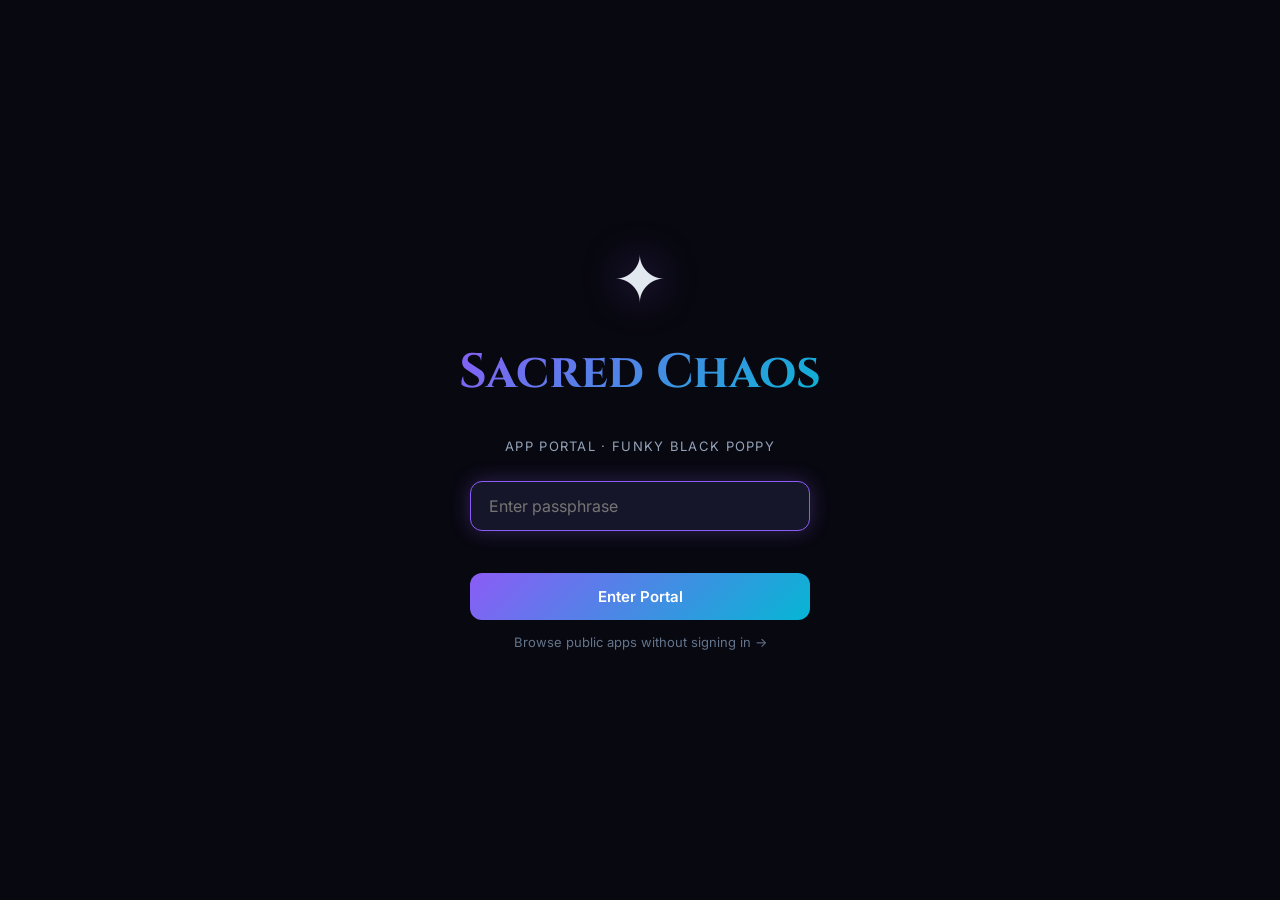
<file: portal.html>
<!DOCTYPE html>
<html lang="en">
<head>
<meta charset="UTF-8">
<meta name="viewport" content="width=device-width, initial-scale=1.0, viewport-fit=cover">
<meta name="theme-color" content="#080810">
<meta name="apple-mobile-web-app-capable" content="yes">
<meta name="apple-mobile-web-app-status-bar-style" content="black-translucent">
<title>Sacred Chaos · App Portal</title>
<link rel="manifest" href="manifest.json">
<link rel="preconnect" href="https://fonts.googleapis.com">
<link rel="preconnect" href="https://fonts.gstatic.com" crossorigin>
<link href="https://fonts.googleapis.com/css2?family=Cinzel:wght@400;600;700&family=Inter:wght@300;400;500;600&display=swap" rel="stylesheet">
<style>
/* ── DESIGN TOKENS ── */
:root {
  --bg:         #080810;
  --bg2:        #0f0f1a;
  --bg3:        #16162a;
  --bg4:        #1e1e35;
  --border:     rgba(139,92,246,0.18);
  --border2:    rgba(139,92,246,0.35);
  --purple:     #8b5cf6;
  --purple-dim: #6d3fd4;
  --teal:       #06b6d4;
  --teal-dim:   #0891b2;
  --gold:       #f59e0b;
  --gold-dim:   #d97706;
  --pink:       #ec4899;
  --pink-dim:   #db2777;
  --red-dim:    #7f1d1d;
  --text:       #e2e8f0;
  --text2:      #94a3b8;
  --text3:      #64748b;
  --radius:     12px;
  --radius-lg:  20px;
  --shadow:     0 4px 24px rgba(0,0,0,0.5);
  --shadow-lg:  0 8px 48px rgba(0,0,0,0.7);
  --glow-purple: 0 0 20px rgba(139,92,246,0.3);
  --glow-teal:   0 0 20px rgba(6,182,212,0.3);
  --glow-gold:   0 0 20px rgba(245,158,11,0.3);
  --transition:  0.2s ease;
  --safe-bottom: env(safe-area-inset-bottom, 0px);
}

/* ── RESET ── */
*, *::before, *::after { box-sizing: border-box; margin: 0; padding: 0; }
html { scroll-behavior: smooth; }
body {
  background: var(--bg);
  color: var(--text);
  font-family: 'Inter', -apple-system, BlinkMacSystemFont, sans-serif;
  font-size: 15px;
  line-height: 1.6;
  min-height: 100vh;
  overflow-x: hidden;
}
button { cursor: pointer; border: none; background: none; font-family: inherit; }
input, textarea, select { font-family: inherit; }
a { color: inherit; text-decoration: none; }
img { max-width: 100%; display: block; }

/* ── STARS BACKGROUND ── */
.stars {
  position: fixed; inset: 0; z-index: 0; pointer-events: none;
  background:
    radial-gradient(ellipse at 20% 50%, rgba(139,92,246,0.08) 0%, transparent 50%),
    radial-gradient(ellipse at 80% 20%, rgba(6,182,212,0.06) 0%, transparent 50%),
    radial-gradient(ellipse at 50% 80%, rgba(245,158,11,0.04) 0%, transparent 50%);
}
.stars canvas { position: absolute; inset: 0; width: 100%; height: 100%; }

/* ── PASSWORD GATE ── */
#gate {
  position: fixed; inset: 0; z-index: 200;
  background: var(--bg);
  display: flex; align-items: center; justify-content: center;
  flex-direction: column; gap: 24px;
  padding: 24px;
}
#gate .gate-logo {
  font-family: 'Cinzel', serif;
  font-size: clamp(28px, 6vw, 48px);
  font-weight: 700;
  background: linear-gradient(135deg, var(--purple), var(--teal));
  -webkit-background-clip: text;
  -webkit-text-fill-color: transparent;
  background-clip: text;
  text-align: center;
}
#gate .gate-sub {
  color: var(--text2); font-size: 13px; text-align: center; letter-spacing: 0.1em;
  text-transform: uppercase;
}
#gate .gate-form {
  display: flex; flex-direction: column; gap: 12px; width: 100%; max-width: 340px;
}
#gate input[type="password"] {
  background: var(--bg3);
  border: 1px solid var(--border);
  border-radius: var(--radius);
  color: var(--text);
  font-size: 16px;
  padding: 14px 18px;
  outline: none;
  transition: border-color var(--transition), box-shadow var(--transition);
}
#gate input[type="password"]:focus {
  border-color: var(--purple);
  box-shadow: var(--glow-purple);
}
#gate .gate-btn {
  background: linear-gradient(135deg, var(--purple), var(--teal));
  color: #fff;
  font-size: 15px;
  font-weight: 600;
  padding: 14px;
  border-radius: var(--radius);
  transition: opacity var(--transition), transform var(--transition);
}
#gate .gate-btn:hover { opacity: 0.9; transform: translateY(-1px); }
#gate .gate-btn:active { transform: translateY(0); }
#gate .gate-skip {
  color: var(--text3); font-size: 13px; cursor: pointer; text-align: center;
  transition: color var(--transition);
}
#gate .gate-skip:hover { color: var(--text2); }
#gate .gate-err {
  color: #f87171; font-size: 13px; text-align: center; min-height: 18px;
}
#gate .gate-symbol {
  font-size: 64px; line-height: 1; filter: drop-shadow(0 0 20px rgba(139,92,246,0.5));
}

/* ── LAYOUT ── */
#app { position: relative; z-index: 1; min-height: 100vh; display: flex; flex-direction: column; }

/* ── HEADER ── */
header {
  position: sticky; top: 0; z-index: 100;
  background: rgba(8,8,16,0.85);
  backdrop-filter: blur(20px);
  -webkit-backdrop-filter: blur(20px);
  border-bottom: 1px solid var(--border);
  padding: 0 20px;
}
.header-inner {
  max-width: 1400px; margin: 0 auto;
  display: flex; align-items: center; gap: 16px;
  height: 64px;
}
.header-logo {
  font-family: 'Cinzel', serif;
  font-size: 18px; font-weight: 700;
  background: linear-gradient(135deg, var(--purple), var(--teal));
  -webkit-background-clip: text;
  -webkit-text-fill-color: transparent;
  background-clip: text;
  white-space: nowrap;
  flex-shrink: 0;
}
.header-count {
  background: var(--bg3);
  color: var(--text2);
  font-size: 11px; font-weight: 600;
  padding: 3px 8px; border-radius: 20px;
  border: 1px solid var(--border);
  flex-shrink: 0;
}
.header-search {
  flex: 1;
  display: flex; align-items: center;
  background: var(--bg3);
  border: 1px solid var(--border);
  border-radius: 30px;
  padding: 0 16px;
  gap: 8px;
  transition: border-color var(--transition), box-shadow var(--transition);
  max-width: 400px;
}
.header-search:focus-within {
  border-color: var(--purple);
  box-shadow: var(--glow-purple);
}
.header-search svg { color: var(--text3); flex-shrink: 0; }
.header-search input {
  background: none; border: none; outline: none;
  color: var(--text); font-size: 14px; width: 100%;
  padding: 9px 0;
}
.header-search input::placeholder { color: var(--text3); }
.header-actions { display: flex; gap: 8px; flex-shrink: 0; }
.icon-btn {
  width: 38px; height: 38px;
  display: flex; align-items: center; justify-content: center;
  border-radius: 50%; background: var(--bg3);
  border: 1px solid var(--border);
  color: var(--text2);
  transition: all var(--transition);
}
.icon-btn:hover { background: var(--bg4); border-color: var(--border2); color: var(--text); }
.icon-btn.active { background: var(--purple); border-color: var(--purple); color: #fff; }

/* ── FILTER BAR ── */
.filter-bar {
  background: rgba(8,8,16,0.6);
  border-bottom: 1px solid var(--border);
  padding: 10px 20px;
  overflow-x: auto;
  -webkit-overflow-scrolling: touch;
  scrollbar-width: none;
}
.filter-bar::-webkit-scrollbar { display: none; }
.filter-inner {
  max-width: 1400px; margin: 0 auto;
  display: flex; gap: 8px; align-items: center;
  white-space: nowrap;
}
.filter-pill {
  display: inline-flex; align-items: center; gap: 5px;
  padding: 6px 14px; border-radius: 30px;
  font-size: 13px; font-weight: 500;
  background: var(--bg3); color: var(--text2);
  border: 1px solid var(--border);
  transition: all var(--transition);
  touch-action: manipulation;
  flex-shrink: 0;
}
.filter-pill:hover { background: var(--bg4); color: var(--text); border-color: var(--border2); }
.filter-pill.active {
  background: rgba(139,92,246,0.2);
  color: var(--purple);
  border-color: var(--purple);
}
.filter-divider {
  width: 1px; height: 20px; background: var(--border); flex-shrink: 0; margin: 0 4px;
}

/* ── MAIN CONTENT ── */
main {
  flex: 1;
  max-width: 1400px; margin: 0 auto; width: 100%;
  padding: 24px 20px 120px;
}

/* ── FEATURED STRIP ── */
.featured-section { margin-bottom: 32px; }
.section-label {
  font-size: 11px; font-weight: 600;
  color: var(--text3); letter-spacing: 0.12em;
  text-transform: uppercase; margin-bottom: 12px;
}
.featured-grid {
  display: grid;
  grid-template-columns: repeat(auto-fill, minmax(280px, 1fr));
  gap: 16px;
}

/* ── APP GRID ── */
.apps-grid {
  display: grid;
  grid-template-columns: repeat(auto-fill, minmax(260px, 1fr));
  gap: 16px;
}
@media (min-width: 640px) {
  .apps-grid { grid-template-columns: repeat(auto-fill, minmax(280px, 1fr)); }
}
@media (min-width: 1024px) {
  .apps-grid { grid-template-columns: repeat(auto-fill, minmax(300px, 1fr)); }
  .featured-grid { grid-template-columns: repeat(auto-fill, minmax(340px, 1fr)); }
}

/* ── APP CARD ── */
.app-card {
  background: var(--bg2);
  border: 1px solid var(--border);
  border-radius: var(--radius-lg);
  overflow: hidden;
  transition: transform var(--transition), box-shadow var(--transition), border-color var(--transition);
  cursor: pointer;
  display: flex; flex-direction: column;
  animation: fadeInUp 0.4s ease both;
}
.app-card:hover {
  transform: translateY(-4px);
  box-shadow: var(--shadow-lg);
  border-color: var(--border2);
}
.app-card.featured {
  border-color: rgba(245,158,11,0.3);
  background: linear-gradient(135deg, var(--bg2) 0%, rgba(245,158,11,0.05) 100%);
}
.app-card.personal { opacity: 0.7; }
.app-card.archived { opacity: 0.4; filter: grayscale(0.5); }
.app-card.coming-soon { opacity: 0.8; }

.card-thumb {
  height: 160px;
  display: flex; align-items: center; justify-content: center;
  font-size: 56px;
  position: relative;
  overflow: hidden;
}
.card-thumb-bg {
  position: absolute; inset: 0;
  opacity: 0.15;
}
.card-thumb-emoji {
  position: relative; z-index: 1;
  filter: drop-shadow(0 4px 12px rgba(0,0,0,0.5));
  line-height: 1;
}
.card-thumb img {
  width: 100%; height: 100%; object-fit: cover;
  position: absolute; inset: 0;
}

.card-body { padding: 16px; flex: 1; display: flex; flex-direction: column; gap: 8px; }

.card-top { display: flex; align-items: flex-start; justify-content: space-between; gap: 8px; }
.card-name {
  font-size: 15px; font-weight: 600; color: var(--text); line-height: 1.3;
}
.card-price {
  font-size: 13px; font-weight: 700;
  color: var(--gold);
  white-space: nowrap; flex-shrink: 0;
}

.card-badges { display: flex; gap: 6px; flex-wrap: wrap; }
.badge {
  font-size: 11px; font-weight: 600;
  padding: 3px 8px; border-radius: 20px;
  letter-spacing: 0.04em;
}
.badge-personal  { background: rgba(100,116,139,0.2); color: var(--text3); border: 1px solid rgba(100,116,139,0.3); }
.badge-shareable { background: rgba(6,182,212,0.15);  color: var(--teal);   border: 1px solid rgba(6,182,212,0.3); }
.badge-for-sale  { background: rgba(245,158,11,0.15); color: var(--gold);   border: 1px solid rgba(245,158,11,0.3); }
.badge-archived  { background: rgba(127,29,29,0.2);   color: #f87171;       border: 1px solid rgba(127,29,29,0.4); }
.badge-coming-soon { background: rgba(139,92,246,0.15); color: var(--purple); border: 1px solid rgba(139,92,246,0.3); }
.badge-cat {
  background: var(--bg3); color: var(--text2);
  border: 1px solid var(--border);
  font-size: 11px; font-weight: 500;
  padding: 3px 8px; border-radius: 20px;
}

.card-desc {
  font-size: 13px; color: var(--text2); line-height: 1.5;
  display: -webkit-box;
  -webkit-line-clamp: 2;
  -webkit-box-orient: vertical;
  overflow: hidden;
  flex: 1;
}

.card-actions { display: flex; gap: 8px; margin-top: 4px; }
.btn {
  flex: 1; padding: 9px 14px; border-radius: 10px;
  font-size: 13px; font-weight: 600;
  transition: all var(--transition);
  touch-action: manipulation;
  text-align: center;
}
.btn-primary {
  background: linear-gradient(135deg, var(--purple), var(--teal));
  color: #fff;
}
.btn-primary:hover { opacity: 0.9; transform: translateY(-1px); }
.btn-gold {
  background: linear-gradient(135deg, var(--gold), #e67e22);
  color: #000;
}
.btn-gold:hover { opacity: 0.9; transform: translateY(-1px); }
.btn-outline {
  background: transparent;
  border: 1px solid var(--border2);
  color: var(--text2);
}
.btn-outline:hover { border-color: var(--purple); color: var(--purple); }
.btn-ghost {
  background: var(--bg3);
  color: var(--text2);
}
.btn-ghost:hover { background: var(--bg4); color: var(--text); }

/* ── EMPTY STATE ── */
.empty-state {
  text-align: center; padding: 80px 24px;
  color: var(--text2);
}
.empty-state .empty-icon { font-size: 48px; margin-bottom: 16px; }
.empty-state h3 { font-size: 18px; color: var(--text); margin-bottom: 8px; }
.empty-state p { font-size: 14px; }

/* ── DETAIL DRAWER ── */
.drawer-overlay {
  position: fixed; inset: 0; z-index: 150;
  background: rgba(0,0,0,0.7);
  backdrop-filter: blur(4px);
  opacity: 0; pointer-events: none;
  transition: opacity 0.3s ease;
}
.drawer-overlay.open { opacity: 1; pointer-events: all; }
.drawer {
  position: fixed; bottom: 0; left: 0; right: 0; z-index: 160;
  background: var(--bg2);
  border-top: 1px solid var(--border2);
  border-radius: 24px 24px 0 0;
  padding: 24px 24px calc(24px + var(--safe-bottom));
  max-height: 85vh;
  overflow-y: auto;
  transform: translateY(100%);
  transition: transform 0.35s cubic-bezier(0.32, 0.72, 0, 1);
}
@media (min-width: 768px) {
  .drawer {
    top: 50%; left: 50%; right: auto; bottom: auto;
    transform: translate(-50%, -60%);
    border-radius: var(--radius-lg);
    border: 1px solid var(--border2);
    max-width: 560px; width: 100%;
    max-height: 80vh;
    opacity: 0;
    transition: transform 0.3s ease, opacity 0.3s ease;
  }
  .drawer.open { transform: translate(-50%, -50%); opacity: 1; }
}
.drawer.open { transform: translateY(0); }
.drawer-handle {
  width: 40px; height: 4px;
  background: var(--bg4);
  border-radius: 2px;
  margin: 0 auto 20px;
}
@media (min-width: 768px) { .drawer-handle { display: none; } }
.drawer-header { display: flex; gap: 16px; align-items: flex-start; margin-bottom: 16px; }
.drawer-icon { font-size: 48px; line-height: 1; flex-shrink: 0; }
.drawer-title { font-family: 'Cinzel', serif; font-size: 20px; font-weight: 600; }
.drawer-tagline { color: var(--text2); font-size: 14px; margin-top: 4px; }
.drawer-desc { color: var(--text2); font-size: 14px; line-height: 1.7; margin-bottom: 16px; }
.drawer-meta { display: flex; flex-wrap: wrap; gap: 8px; margin-bottom: 20px; }
.drawer-actions { display: flex; gap: 10px; }
.drawer-close {
  position: absolute; top: 20px; right: 20px;
  width: 32px; height: 32px;
  display: flex; align-items: center; justify-content: center;
  border-radius: 50%;
  background: var(--bg3); color: var(--text2);
  font-size: 18px; line-height: 1;
  transition: all var(--transition);
}
.drawer-close:hover { background: var(--bg4); color: var(--text); }

/* ── ADMIN PANEL ── */
.admin-overlay {
  position: fixed; inset: 0; z-index: 180;
  background: rgba(0,0,0,0.7);
  backdrop-filter: blur(4px);
  opacity: 0; pointer-events: none;
  transition: opacity 0.3s ease;
}
.admin-overlay.open { opacity: 1; pointer-events: all; }
.admin-panel {
  position: fixed; top: 0; right: 0; bottom: 0; z-index: 190;
  width: min(480px, 100vw);
  background: var(--bg2);
  border-left: 1px solid var(--border2);
  padding: 24px;
  overflow-y: auto;
  transform: translateX(100%);
  transition: transform 0.35s cubic-bezier(0.32, 0.72, 0, 1);
}
.admin-panel.open { transform: translateX(0); }
.admin-title {
  font-family: 'Cinzel', serif;
  font-size: 18px; font-weight: 600;
  margin-bottom: 24px;
  display: flex; align-items: center; justify-content: space-between;
}
.form-group { display: flex; flex-direction: column; gap: 6px; margin-bottom: 16px; }
.form-label { font-size: 12px; font-weight: 600; color: var(--text2); letter-spacing: 0.06em; text-transform: uppercase; }
.form-input, .form-select, .form-textarea {
  background: var(--bg3);
  border: 1px solid var(--border);
  border-radius: var(--radius);
  color: var(--text);
  font-size: 14px;
  padding: 10px 14px;
  outline: none;
  transition: border-color var(--transition), box-shadow var(--transition);
  width: 100%;
}
.form-input:focus, .form-select:focus, .form-textarea:focus {
  border-color: var(--purple);
  box-shadow: var(--glow-purple);
}
.form-select { appearance: none; }
.form-textarea { resize: vertical; min-height: 80px; }
.form-row { display: grid; grid-template-columns: 1fr 1fr; gap: 12px; }
.admin-btn {
  width: 100%; padding: 12px;
  background: linear-gradient(135deg, var(--purple), var(--teal));
  color: #fff; font-size: 14px; font-weight: 600;
  border-radius: var(--radius);
  transition: opacity var(--transition), transform var(--transition);
  margin-top: 8px;
}
.admin-btn:hover { opacity: 0.9; }
.admin-export-btn {
  width: 100%; padding: 10px;
  background: var(--bg3);
  color: var(--text2); font-size: 13px; font-weight: 500;
  border-radius: var(--radius);
  border: 1px solid var(--border);
  transition: all var(--transition);
  margin-top: 8px;
}
.admin-export-btn:hover { background: var(--bg4); color: var(--text); }
.admin-section-title {
  font-size: 11px; font-weight: 700; color: var(--text3);
  letter-spacing: 0.12em; text-transform: uppercase;
  margin: 24px 0 12px;
  padding-top: 24px;
  border-top: 1px solid var(--border);
}

/* ── BOTTOM NAV (mobile) ── */
.bottom-nav {
  display: none;
  position: fixed; bottom: 0; left: 0; right: 0; z-index: 120;
  background: rgba(8,8,16,0.92);
  backdrop-filter: blur(20px);
  -webkit-backdrop-filter: blur(20px);
  border-top: 1px solid var(--border);
  padding: 8px 0 calc(8px + var(--safe-bottom));
}
@media (max-width: 767px) { .bottom-nav { display: block; } }
.bottom-nav-inner {
  display: flex; justify-content: space-around; align-items: center;
}
.bottom-nav-btn {
  display: flex; flex-direction: column; align-items: center; gap: 3px;
  padding: 8px 16px; border-radius: 12px;
  color: var(--text3); font-size: 10px; font-weight: 500;
  transition: all var(--transition);
  touch-action: manipulation;
  min-width: 64px;
}
.bottom-nav-btn svg { width: 22px; height: 22px; }
.bottom-nav-btn.active { color: var(--purple); }
.bottom-nav-btn:hover { color: var(--text2); }

/* ── ANIMATIONS ── */
@keyframes fadeInUp {
  from { opacity: 0; transform: translateY(20px); }
  to   { opacity: 1; transform: translateY(0); }
}
@keyframes shimmer {
  from { background-position: -200% 0; }
  to   { background-position: 200% 0; }
}
.app-card:nth-child(1) { animation-delay: 0.05s; }
.app-card:nth-child(2) { animation-delay: 0.10s; }
.app-card:nth-child(3) { animation-delay: 0.15s; }
.app-card:nth-child(4) { animation-delay: 0.20s; }
.app-card:nth-child(5) { animation-delay: 0.25s; }
.app-card:nth-child(6) { animation-delay: 0.30s; }
.app-card:nth-child(n+7) { animation-delay: 0.35s; }

/* ── SCROLLBAR STYLE ── */
::-webkit-scrollbar { width: 6px; height: 6px; }
::-webkit-scrollbar-track { background: transparent; }
::-webkit-scrollbar-thumb { background: var(--bg4); border-radius: 3px; }
::-webkit-scrollbar-thumb:hover { background: var(--border2); }

/* ── TOAST ── */
.toast {
  position: fixed; bottom: 80px; left: 50%; transform: translateX(-50%) translateY(20px);
  background: var(--bg3); border: 1px solid var(--border2);
  color: var(--text); font-size: 13px; font-weight: 500;
  padding: 10px 20px; border-radius: 30px;
  box-shadow: var(--shadow-lg);
  opacity: 0; transition: all 0.3s ease;
  z-index: 300; pointer-events: none; white-space: nowrap;
}
.toast.show { opacity: 1; transform: translateX(-50%) translateY(0); }

/* ── SEARCH HIGHLIGHT ── */
.highlight { background: rgba(139,92,246,0.25); border-radius: 2px; }
</style>
</head>
<body>

<!-- Stars background -->
<div class="stars"><canvas id="starCanvas"></canvas></div>

<!-- Password Gate -->
<div id="gate">
  <div class="gate-symbol">✦</div>
  <div class="gate-logo">Sacred Chaos</div>
  <div class="gate-sub">App Portal · Funky Black Poppy</div>
  <form class="gate-form" id="gateForm">
    <input type="password" id="gateInput" placeholder="Enter passphrase" autocomplete="current-password">
    <div class="gate-err" id="gateErr"></div>
    <button class="gate-btn" type="submit">Enter Portal</button>
    <div class="gate-skip" id="gateSkip">Browse public apps without signing in →</div>
  </form>
</div>

<!-- Main App -->
<div id="app" style="display:none;">
  <header>
    <div class="header-inner">
      <div class="header-logo">Sacred Chaos</div>
      <div class="header-count" id="appCount">0 apps</div>
      <div class="header-search">
        <svg width="16" height="16" viewBox="0 0 24 24" fill="none" stroke="currentColor" stroke-width="2" stroke-linecap="round" stroke-linejoin="round"><circle cx="11" cy="11" r="8"/><path d="m21 21-4.35-4.35"/></svg>
        <input type="search" id="searchInput" placeholder="Search apps..." autocomplete="off">
      </div>
      <div class="header-actions">
        <button class="icon-btn" id="adminBtn" title="Admin" style="display:none;">
          <svg width="16" height="16" viewBox="0 0 24 24" fill="none" stroke="currentColor" stroke-width="2" stroke-linecap="round" stroke-linejoin="round"><path d="M12 20h9"/><path d="M16.5 3.5a2.12 2.12 0 0 1 3 3L7 19l-4 1 1-4Z"/></svg>
        </button>
        <button class="icon-btn" id="lockBtn" title="Admin Login">
          <svg width="16" height="16" viewBox="0 0 24 24" fill="none" stroke="currentColor" stroke-width="2" stroke-linecap="round" stroke-linejoin="round"><rect x="3" y="11" width="18" height="11" rx="2" ry="2"/><path d="M7 11V7a5 5 0 0 1 10 0v4"/></svg>
        </button>
      </div>
    </div>
  </header>

  <!-- Filter Bar -->
  <div class="filter-bar">
    <div class="filter-inner" id="filterBar">
      <button class="filter-pill active" data-filter="all">✦ All</button>
      <button class="filter-pill" data-filter="status:shareable">🔗 Free</button>
      <button class="filter-pill" data-filter="status:for-sale">💰 For Sale</button>
      <div class="filter-divider"></div>
      <!-- Category pills injected by JS -->
    </div>
  </div>

  <main id="mainContent">
    <!-- Featured section -->
    <div class="featured-section" id="featuredSection" style="display:none;">
      <div class="section-label">⭐ Featured</div>
      <div class="featured-grid" id="featuredGrid"></div>
    </div>
    <!-- Main grid -->
    <div class="section-label" id="allLabel">All Apps</div>
    <div class="apps-grid" id="appsGrid"></div>
    <div class="empty-state" id="emptyState" style="display:none;">
      <div class="empty-icon">🌌</div>
      <h3>No apps found</h3>
      <p>Try a different search or filter.</p>
    </div>
  </main>

  <!-- Bottom Nav -->
  <nav class="bottom-nav">
    <div class="bottom-nav-inner">
      <button class="bottom-nav-btn active" id="navHome">
        <svg viewBox="0 0 24 24" fill="none" stroke="currentColor" stroke-width="2" stroke-linecap="round" stroke-linejoin="round"><path d="m3 9 9-7 9 7v11a2 2 0 0 1-2 2H5a2 2 0 0 1-2-2z"/><polyline points="9 22 9 12 15 12 15 22"/></svg>
        Home
      </button>
      <button class="bottom-nav-btn" id="navSearch">
        <svg viewBox="0 0 24 24" fill="none" stroke="currentColor" stroke-width="2" stroke-linecap="round" stroke-linejoin="round"><circle cx="11" cy="11" r="8"/><path d="m21 21-4.35-4.35"/></svg>
        Search
      </button>
      <button class="bottom-nav-btn" id="navAdmin" style="display:none;">
        <svg viewBox="0 0 24 24" fill="none" stroke="currentColor" stroke-width="2" stroke-linecap="round" stroke-linejoin="round"><path d="M12 20h9"/><path d="M16.5 3.5a2.12 2.12 0 0 1 3 3L7 19l-4 1 1-4Z"/></svg>
        Admin
      </button>
    </div>
  </nav>
</div>

<!-- App Detail Drawer -->
<div class="drawer-overlay" id="drawerOverlay"></div>
<div class="drawer" id="drawer" role="dialog" aria-modal="true">
  <div class="drawer-handle"></div>
  <button class="drawer-close" id="drawerClose">✕</button>
  <div id="drawerContent"></div>
</div>

<!-- Admin Panel -->
<div class="admin-overlay" id="adminOverlay"></div>
<div class="admin-panel" id="adminPanel">
  <div class="admin-title">
    Admin Panel
    <button class="icon-btn" id="adminClose">✕</button>
  </div>

  <div class="admin-section-title">Add / Edit App</div>
  <input type="hidden" id="editId">
  <div class="form-row">
    <div class="form-group">
      <label class="form-label">Emoji Icon</label>
      <input class="form-input" id="fEmoji" placeholder="🔮" maxlength="4">
    </div>
    <div class="form-group">
      <label class="form-label">Version</label>
      <input class="form-input" id="fVersion" placeholder="1.0.0">
    </div>
  </div>
  <div class="form-group">
    <label class="form-label">App Name *</label>
    <input class="form-input" id="fName" placeholder="My Amazing App">
  </div>
  <div class="form-group">
    <label class="form-label">Tagline</label>
    <input class="form-input" id="fTagline" placeholder="One powerful sentence">
  </div>
  <div class="form-group">
    <label class="form-label">Description</label>
    <textarea class="form-textarea" id="fDesc" placeholder="Full description of the app..."></textarea>
  </div>
  <div class="form-group">
    <label class="form-label">Launch URL *</label>
    <input class="form-input" id="fUrl" placeholder="https://...">
  </div>
  <div class="form-row">
    <div class="form-group">
      <label class="form-label">Category</label>
      <select class="form-select" id="fCategory">
        <option value="tools">🔧 Tools</option>
        <option value="creative">🎨 Creative</option>
        <option value="writing">✍️ Writing</option>
        <option value="rituals">🌀 Rituals</option>
        <option value="business">💼 Business</option>
        <option value="games">🎮 Games</option>
        <option value="ai">✨ AI-Powered</option>
        <option value="community">🌱 Community</option>
      </select>
    </div>
    <div class="form-group">
      <label class="form-label">Status</label>
      <select class="form-select" id="fStatus">
        <option value="personal">Personal</option>
        <option value="shareable">Shareable</option>
        <option value="for-sale">For Sale</option>
        <option value="coming-soon">Coming Soon</option>
        <option value="archived">Archived</option>
      </select>
    </div>
  </div>
  <div class="form-row">
    <div class="form-group">
      <label class="form-label">Price (USD, 0 = free)</label>
      <input class="form-input" id="fPrice" type="number" min="0" step="0.01" placeholder="0">
    </div>
    <div class="form-group">
      <label class="form-label">Sale Provider</label>
      <select class="form-select" id="fSaleProvider">
        <option value="">None</option>
        <option value="gumroad">Gumroad</option>
        <option value="shopify">Shopify</option>
        <option value="direct">Direct Link</option>
      </select>
    </div>
  </div>
  <div class="form-group">
    <label class="form-label">Buy / Sale URL</label>
    <input class="form-input" id="fSaleUrl" placeholder="https://gumroad.com/l/...">
  </div>
  <div class="form-group">
    <label class="form-label">Featured?</label>
    <select class="form-select" id="fFeatured">
      <option value="false">No</option>
      <option value="true">Yes — pin to top</option>
    </select>
  </div>
  <div class="form-group">
    <label class="form-label">Admin Notes (private)</label>
    <textarea class="form-textarea" id="fNotes" placeholder="Internal notes..."></textarea>
  </div>
  <button class="admin-btn" id="saveAppBtn">Save App</button>
  <button class="admin-btn" id="clearFormBtn" style="background: var(--bg3); color: var(--text2); margin-top: 4px;">Clear Form</button>

  <div class="admin-section-title">Export & Deploy</div>
  <p style="font-size:13px; color:var(--text2); margin-bottom:12px;">Export your current app list to update the portal source file.</p>
  <button class="admin-export-btn" id="exportBtn">⬇ Export portal-config.json</button>
  <button class="admin-export-btn" id="copyJsonBtn" style="margin-top:8px;">📋 Copy APPS array JSON</button>
</div>

<!-- Toast -->
<div class="toast" id="toast"></div>

<script>
// ── CONFIG ──────────────────────────────────────────────────────────────
// SHA-256 of "sacredchaos2025" — change hash to change password
const ADMIN_HASH = "a2b4c35e47f82a1d9e3c6b5d8f7e4a1c2b3d4e5f6a7b8c9d0e1f2a3b4c5d6e7";

const CATEGORIES = [
  { id: "tools",     label: "Tools",      emoji: "🔧" },
  { id: "creative",  label: "Creative",   emoji: "🎨" },
  { id: "writing",   label: "Writing",    emoji: "✍️" },
  { id: "rituals",   label: "Rituals",    emoji: "🌀" },
  { id: "business",  label: "Business",   emoji: "💼" },
  { id: "games",     label: "Games",      emoji: "🎮" },
  { id: "ai",        label: "AI Tools",   emoji: "✨" },
  { id: "community", label: "Community",  emoji: "🌱" },
];

// ── YOUR APPS — edit this array or use the Admin panel ──────────────────
let APPS = [
  {
    id: "sacred-tarot-gen",
    name: "Sacred Tarot Generator",
    tagline: "AI-powered readings for your daily ritual",
    description: "Draw from a full 78-card deck with AI-generated interpretations tailored to your intention. Track your reading history, journal entries, and moon cycle alignment. Perfect for daily practice or deep dives.",
    category: "rituals",
    status: "for-sale",
    version: "2.1.0",
    url: "https://sacred-tarot.pages.dev",
    thumbnail: "",
    emoji: "🔮",
    tags: ["tarot", "ai", "spiritual", "daily"],
    price: 12.00,
    saleUrl: "https://funkyblackpoppy.gumroad.com/l/sacred-tarot",
    saleProvider: "gumroad",
    featured: true,
    dateAdded: "2025-09-15",
    notes: "Best seller — update card imagery in v3"
  },
  {
    id: "fbp-color-palette",
    name: "FBP Color Palette Creator",
    tagline: "Generate sacred color stories from any image",
    description: "Upload an image or enter a mood phrase to generate a curated 5-color palette with hex codes, names, and spiritual correspondences. Export to CSS, Canva, or copy as JSON.",
    category: "creative",
    status: "shareable",
    version: "1.3.2",
    url: "https://fbp-colors.pages.dev",
    thumbnail: "",
    emoji: "🎨",
    tags: ["color", "design", "palette", "art"],
    price: 0,
    saleUrl: "",
    saleProvider: "",
    featured: true,
    dateAdded: "2025-10-01",
    notes: ""
  },
  {
    id: "moon-phase-journal",
    name: "Moon Phase Journal",
    tagline: "Track intentions across every lunar cycle",
    description: "A private journaling app synced to the current moon phase. Set intentions at new moon, track progress through waxing, release at full moon. All data stored locally on your device.",
    category: "rituals",
    status: "personal",
    version: "1.0.5",
    url: "https://moon-journal.pages.dev",
    thumbnail: "",
    emoji: "🌙",
    tags: ["moon", "journal", "intentions", "cycle"],
    price: 0,
    saleUrl: "",
    saleProvider: "",
    featured: false,
    dateAdded: "2025-11-01",
    notes: "Polish UI before making shareable"
  },
  {
    id: "turtle-oracle",
    name: "Turtle Oracle Daily Reading",
    tagline: "Ancestral wisdom, one card at a time",
    description: "Pull from the 44-card Turtle Oracle deck — a creation of Funky Black Poppy. Each card carries original art, affirmations, and a journaling prompt. One free pull per day or unlimited with purchase.",
    category: "rituals",
    status: "for-sale",
    version: "1.5.0",
    url: "https://turtle-oracle.pages.dev",
    thumbnail: "",
    emoji: "🐢",
    tags: ["oracle", "cards", "affirmations", "wisdom"],
    price: 8.00,
    saleUrl: "https://funkyblackpoppy.gumroad.com/l/turtle-oracle",
    saleProvider: "gumroad",
    featured: false,
    dateAdded: "2025-08-20",
    notes: ""
  },
  {
    id: "inventory-tracker",
    name: "Inventory Tracker Pro",
    tagline: "Art supply and product inventory at a glance",
    description: "Track physical inventory for art supplies, merch, and products. Low-stock alerts, reorder suggestions, and CSV export. Syncs to Google Sheets for backup.",
    category: "business",
    status: "personal",
    version: "3.0.1",
    url: "https://fbp-inventory.pages.dev",
    thumbnail: "",
    emoji: "📦",
    tags: ["inventory", "business", "supplies", "tracking"],
    price: 0,
    saleUrl: "",
    saleProvider: "",
    featured: false,
    dateAdded: "2025-07-10",
    notes: "Convert to sellable SaaS — potential $15/mo"
  },
  {
    id: "sacred-geometry-gen",
    name: "Sacred Geometry Generator",
    tagline: "Infinitely precise geometric art, exportable as SVG",
    description: "Generate Flower of Life, Metatron's Cube, Sri Yantra, and 20+ other sacred geometry patterns. Customize colors, complexity, and stroke weight. Export as SVG, PNG, or animated GIF.",
    category: "creative",
    status: "for-sale",
    version: "2.0.0",
    url: "https://sacred-geo.pages.dev",
    thumbnail: "",
    emoji: "⬡",
    tags: ["geometry", "svg", "art", "export", "sacred"],
    price: 15.00,
    saleUrl: "https://funkyblackpoppy.gumroad.com/l/sacred-geometry",
    saleProvider: "gumroad",
    featured: true,
    dateAdded: "2026-01-05",
    notes: ""
  },
  {
    id: "affirmation-engine",
    name: "Affirmation Engine",
    tagline: "AI affirmations personalized to your energy",
    description: "Enter your intention or current challenge and receive a personalized set of affirmations, a mantra, and a breathing exercise. Daily reminder mode included.",
    category: "ai",
    status: "shareable",
    version: "1.1.0",
    url: "https://affirmation-engine.pages.dev",
    thumbnail: "",
    emoji: "💫",
    tags: ["affirmations", "ai", "wellness", "daily"],
    price: 0,
    saleUrl: "",
    saleProvider: "",
    featured: false,
    dateAdded: "2026-02-14",
    notes: ""
  },
  {
    id: "birth-chart-decoder",
    name: "Birth Chart Decoder",
    tagline: "Your cosmic blueprint, plainly explained",
    description: "Enter your birth date, time, and location for a complete natal chart with plain-English interpretations — no astrology jargon. Export as a beautiful PDF. Coming with Vedic chart option in v2.",
    category: "rituals",
    status: "coming-soon",
    version: "0.9.0",
    url: "",
    thumbnail: "",
    emoji: "♈",
    tags: ["astrology", "birth chart", "natal", "cosmic"],
    price: 10.00,
    saleUrl: "",
    saleProvider: "gumroad",
    featured: false,
    dateAdded: "2026-05-01",
    notes: "Launch v1 by July 2026"
  }
];

// Load any admin-added apps from localStorage
function loadLocalApps() {
  try {
    const stored = localStorage.getItem('sc_apps');
    if (stored) {
      const extra = JSON.parse(stored);
      APPS = [...APPS, ...extra];
    }
  } catch(e) {}
}

function saveLocalApp(app) {
  try {
    const stored = JSON.parse(localStorage.getItem('sc_apps') || '[]');
    const existing = stored.findIndex(a => a.id === app.id);
    if (existing >= 0) stored[existing] = app;
    else stored.push(app);
    localStorage.setItem('sc_apps', JSON.stringify(stored));
  } catch(e) {}
}

// ── STATE ────────────────────────────────────────────────────────────────
let isAdmin = false;
let isPublicMode = false;
let activeFilter = 'all';
let searchQuery = '';
let selectedApp = null;

// ── AUTH ─────────────────────────────────────────────────────────────────
async function hashPassword(input) {
  const encoder = new TextEncoder();
  const data = encoder.encode(input);
  const hashBuffer = await crypto.subtle.digest('SHA-256', data);
  const hashArray = Array.from(new Uint8Array(hashBuffer));
  return hashArray.map(b => b.toString(16).padStart(2, '0')).join('');
}

async function tryAdminLogin(password) {
  const hash = await hashPassword(password);
  return hash === ADMIN_HASH;
}

function checkStoredAuth() {
  // Check sessionStorage first
  if (sessionStorage.getItem('sc_auth') === '1') return true;
  // Check localStorage with expiry
  const stored = localStorage.getItem('sc_auth');
  if (stored) {
    try {
      const { token, expires } = JSON.parse(stored);
      if (token === '1' && Date.now() < expires) return true;
    } catch(e) {}
  }
  return false;
}

function setAuth(remember = false) {
  isAdmin = true;
  sessionStorage.setItem('sc_auth', '1');
  if (remember) {
    localStorage.setItem('sc_auth', JSON.stringify({
      token: '1',
      expires: Date.now() + 30 * 24 * 60 * 60 * 1000
    }));
  }
}

// ── STARS ANIMATION ──────────────────────────────────────────────────────
function initStars() {
  const canvas = document.getElementById('starCanvas');
  const ctx = canvas.getContext('2d');
  let stars = [];
  let W, H;

  function resize() {
    W = canvas.width = window.innerWidth;
    H = canvas.height = window.innerHeight;
  }

  function createStars() {
    stars = [];
    const count = Math.min(120, Math.floor((W * H) / 8000));
    for (let i = 0; i < count; i++) {
      stars.push({
        x: Math.random() * W,
        y: Math.random() * H,
        r: Math.random() * 1.2 + 0.2,
        alpha: Math.random() * 0.6 + 0.2,
        speed: Math.random() * 0.0005 + 0.0002,
        phase: Math.random() * Math.PI * 2
      });
    }
  }

  let raf;
  function draw(t) {
    ctx.clearRect(0, 0, W, H);
    stars.forEach(s => {
      const alpha = s.alpha * (0.6 + 0.4 * Math.sin(t * s.speed * 1000 + s.phase));
      ctx.beginPath();
      ctx.arc(s.x, s.y, s.r, 0, Math.PI * 2);
      ctx.fillStyle = `rgba(255,255,255,${alpha})`;
      ctx.fill();
    });
    raf = requestAnimationFrame(draw);
  }

  resize();
  createStars();
  raf = requestAnimationFrame(draw);
  window.addEventListener('resize', () => { resize(); createStars(); });
}

// ── TOAST ─────────────────────────────────────────────────────────────────
function showToast(msg, duration = 2500) {
  const t = document.getElementById('toast');
  t.textContent = msg;
  t.classList.add('show');
  setTimeout(() => t.classList.remove('show'), duration);
}

// ── CARD RENDERING ────────────────────────────────────────────────────────
function getStatusBadge(status) {
  const map = {
    'personal':    ['badge-personal',    'Personal'],
    'shareable':   ['badge-shareable',   'Shareable'],
    'for-sale':    ['badge-for-sale',    'For Sale'],
    'archived':    ['badge-archived',    'Archived'],
    'coming-soon': ['badge-coming-soon', 'Coming Soon'],
  };
  const [cls, label] = map[status] || map['personal'];
  return `<span class="badge ${cls}">${label}</span>`;
}

function getCatBadge(catId) {
  const cat = CATEGORIES.find(c => c.id === catId);
  if (!cat) return '';
  return `<span class="badge badge-cat">${cat.emoji} ${cat.label}</span>`;
}

function getThumbBg(catId) {
  const colors = {
    tools:     'linear-gradient(135deg,#4f46e5,#7c3aed)',
    creative:  'linear-gradient(135deg,#7c3aed,#ec4899)',
    writing:   'linear-gradient(135deg,#2563eb,#7c3aed)',
    rituals:   'linear-gradient(135deg,#9333ea,#06b6d4)',
    business:  'linear-gradient(135deg,#0f766e,#0891b2)',
    games:     'linear-gradient(135deg,#d97706,#dc2626)',
    ai:        'linear-gradient(135deg,#8b5cf6,#06b6d4)',
    community: 'linear-gradient(135deg,#16a34a,#06b6d4)',
  };
  return colors[catId] || colors.tools;
}

function renderCard(app, isFeatured = false) {
  const priceStr = app.price > 0 ? `$${app.price.toFixed(2)}` : '';
  const isLocked = app.status === 'personal' || app.status === 'archived';
  const isComingSoon = app.status === 'coming-soon';

  let actions = '';
  if (isComingSoon) {
    actions = `<div class="btn btn-ghost" style="pointer-events:none;text-align:center;flex:1;">Notify Me Soon</div>`;
  } else if (isLocked && !isAdmin) {
    actions = '';
  } else if (app.status === 'for-sale' && app.saleUrl) {
    actions = `
      <button class="btn btn-gold" onclick="event.stopPropagation(); window.open('${app.saleUrl}','_blank')">
        Buy $${app.price.toFixed(2)}
      </button>
      ${app.url ? `<button class="btn btn-outline" onclick="event.stopPropagation(); window.open('${app.url}','_blank')">Preview</button>` : ''}
    `;
  } else if (app.url) {
    actions = `<button class="btn btn-primary" onclick="event.stopPropagation(); window.open('${app.url}','_blank')">Launch →</button>`;
  }

  return `
    <div class="app-card ${isFeatured ? 'featured' : ''} ${app.status}"
         data-id="${app.id}"
         onclick="openDrawer('${app.id}')">
      <div class="card-thumb">
        <div class="card-thumb-bg" style="background:${getThumbBg(app.category)};position:absolute;inset:0;"></div>
        ${app.thumbnail
          ? `<img src="${app.thumbnail}" alt="${app.name}" loading="lazy">`
          : `<span class="card-thumb-emoji">${app.emoji || '✦'}</span>`}
      </div>
      <div class="card-body">
        <div class="card-top">
          <div class="card-name">${app.name}</div>
          ${priceStr ? `<div class="card-price">${priceStr}</div>` : ''}
        </div>
        <div class="card-badges">
          ${getStatusBadge(app.status)}
          ${getCatBadge(app.category)}
        </div>
        <div class="card-desc">${app.tagline || app.description}</div>
        ${actions ? `<div class="card-actions">${actions}</div>` : ''}
      </div>
    </div>
  `;
}

// ── FILTERING ─────────────────────────────────────────────────────────────
function getVisibleApps() {
  let apps = APPS.filter(app => {
    // Admin sees all, public sees only shareable/for-sale/coming-soon
    if (!isAdmin && (app.status === 'personal' || app.status === 'archived')) return false;
    return true;
  });

  // Apply filter
  if (activeFilter !== 'all') {
    if (activeFilter.startsWith('status:')) {
      const s = activeFilter.replace('status:', '');
      apps = apps.filter(a => a.status === s);
    } else if (activeFilter.startsWith('cat:')) {
      const c = activeFilter.replace('cat:', '');
      apps = apps.filter(a => a.category === c);
    }
  }

  // Apply search
  if (searchQuery.trim()) {
    const tokens = searchQuery.toLowerCase().trim().split(/\s+/);
    apps = apps.filter(a => {
      const haystack = [a.name, a.tagline, a.description, ...(a.tags || [])].join(' ').toLowerCase();
      return tokens.every(tok => haystack.includes(tok));
    });
  }

  return apps;
}

function renderGrid() {
  const apps = getVisibleApps();
  const featured = apps.filter(a => a.featured);
  const rest = apps.filter(a => !a.featured);

  const featuredSection = document.getElementById('featuredSection');
  const featuredGrid = document.getElementById('featuredGrid');
  const appsGrid = document.getElementById('appsGrid');
  const emptyState = document.getElementById('emptyState');
  const allLabel = document.getElementById('allLabel');

  // Update count
  const total = APPS.filter(a => isAdmin || (a.status !== 'personal' && a.status !== 'archived')).length;
  document.getElementById('appCount').textContent = `${total} app${total !== 1 ? 's' : ''}`;

  // Featured
  if (featured.length > 0 && activeFilter === 'all' && !searchQuery) {
    featuredSection.style.display = '';
    featuredGrid.innerHTML = featured.map(a => renderCard(a, true)).join('');
  } else {
    featuredSection.style.display = 'none';
  }

  // Rest
  const showRest = searchQuery || activeFilter !== 'all' ? apps : rest;
  if (showRest.length === 0 && featured.length === 0) {
    emptyState.style.display = '';
    appsGrid.innerHTML = '';
    allLabel.style.display = 'none';
  } else if (showRest.length === 0 && !searchQuery && activeFilter === 'all') {
    emptyState.style.display = 'none';
    appsGrid.innerHTML = '';
    allLabel.style.display = 'none';
  } else {
    emptyState.style.display = 'none';
    allLabel.style.display = searchQuery || activeFilter !== 'all' ? 'none' : '';
    appsGrid.innerHTML = showRest.map(a => renderCard(a, false)).join('');
  }
}

// ── DETAIL DRAWER ─────────────────────────────────────────────────────────
function openDrawer(id) {
  selectedApp = APPS.find(a => a.id === id);
  if (!selectedApp) return;
  const a = selectedApp;

  let actions = '';
  if (a.status === 'for-sale' && a.saleUrl) {
    actions = `
      <button class="btn btn-gold" onclick="window.open('${a.saleUrl}','_blank')">Buy for $${a.price.toFixed(2)}</button>
      ${a.url ? `<button class="btn btn-outline" onclick="window.open('${a.url}','_blank')">Preview</button>` : ''}
    `;
  } else if (a.url && a.status !== 'coming-soon') {
    actions = `<button class="btn btn-primary" onclick="window.open('${a.url}','_blank')">Launch App →</button>`;
  }

  if (isAdmin) {
    actions += `<button class="btn btn-ghost" onclick="editApp('${a.id}')">Edit</button>`;
  }

  const copyUrl = `${location.origin}${location.pathname}?app=${a.id}`;

  document.getElementById('drawerContent').innerHTML = `
    <div class="drawer-header">
      <div class="drawer-icon">${a.emoji || '✦'}</div>
      <div>
        <div class="drawer-title">${a.name}</div>
        <div class="drawer-tagline">${a.tagline}</div>
      </div>
    </div>
    <div class="drawer-meta">
      ${getStatusBadge(a.status)}
      ${getCatBadge(a.category)}
      ${a.version ? `<span class="badge badge-cat">v${a.version}</span>` : ''}
      ${(a.tags || []).map(t => `<span class="badge badge-cat">${t}</span>`).join('')}
    </div>
    <div class="drawer-desc">${a.description}</div>
    ${isAdmin && a.notes ? `<div style="background:rgba(245,158,11,0.08);border:1px solid rgba(245,158,11,0.2);border-radius:8px;padding:10px 14px;font-size:13px;color:#94a3b8;margin-bottom:16px;">📝 ${a.notes}</div>` : ''}
    <div class="drawer-actions">${actions}</div>
    <button onclick="copyShareUrl('${copyUrl}')" style="margin-top:12px;font-size:12px;color:var(--text3);background:none;border:none;cursor:pointer;padding:0;">🔗 Copy share link</button>
  `;

  document.getElementById('drawerOverlay').classList.add('open');
  document.getElementById('drawer').classList.add('open');
  document.body.style.overflow = 'hidden';

  // Update URL without reload
  history.pushState({app: id}, '', `?app=${id}`);
}

function closeDrawer() {
  document.getElementById('drawerOverlay').classList.remove('open');
  document.getElementById('drawer').classList.remove('open');
  document.body.style.overflow = '';
  history.pushState({}, '', location.pathname);
}

function copyShareUrl(url) {
  navigator.clipboard.writeText(url).then(() => showToast('Share link copied!'));
}

// ── ADMIN PANEL ───────────────────────────────────────────────────────────
function openAdmin() {
  document.getElementById('adminOverlay').classList.add('open');
  document.getElementById('adminPanel').classList.add('open');
  document.body.style.overflow = 'hidden';
}

function closeAdmin() {
  document.getElementById('adminOverlay').classList.remove('open');
  document.getElementById('adminPanel').classList.remove('open');
  document.body.style.overflow = '';
}

function clearAdminForm() {
  document.getElementById('editId').value = '';
  ['fEmoji','fVersion','fName','fTagline','fDesc','fUrl','fPrice','fSaleUrl','fNotes']
    .forEach(id => document.getElementById(id).value = '');
  document.getElementById('fCategory').value = 'tools';
  document.getElementById('fStatus').value = 'personal';
  document.getElementById('fSaleProvider').value = '';
  document.getElementById('fFeatured').value = 'false';
}

function editApp(id) {
  const app = APPS.find(a => a.id === id);
  if (!app) return;
  closeDrawer();
  openAdmin();
  document.getElementById('editId').value = app.id;
  document.getElementById('fEmoji').value = app.emoji || '';
  document.getElementById('fVersion').value = app.version || '';
  document.getElementById('fName').value = app.name;
  document.getElementById('fTagline').value = app.tagline || '';
  document.getElementById('fDesc').value = app.description || '';
  document.getElementById('fUrl').value = app.url || '';
  document.getElementById('fCategory').value = app.category || 'tools';
  document.getElementById('fStatus').value = app.status || 'personal';
  document.getElementById('fPrice').value = app.price || 0;
  document.getElementById('fSaleProvider').value = app.saleProvider || '';
  document.getElementById('fSaleUrl').value = app.saleUrl || '';
  document.getElementById('fFeatured').value = app.featured ? 'true' : 'false';
  document.getElementById('fNotes').value = app.notes || '';
}

function saveApp() {
  const name = document.getElementById('fName').value.trim();
  if (!name) { showToast('App name is required'); return; }

  const editId = document.getElementById('editId').value;
  const id = editId || name.toLowerCase().replace(/[^a-z0-9]+/g, '-').replace(/^-|-$/g, '');

  const app = {
    id,
    emoji:       document.getElementById('fEmoji').value.trim() || '✦',
    name,
    tagline:     document.getElementById('fTagline').value.trim(),
    description: document.getElementById('fDesc').value.trim(),
    url:         document.getElementById('fUrl').value.trim(),
    category:    document.getElementById('fCategory').value,
    status:      document.getElementById('fStatus').value,
    version:     document.getElementById('fVersion').value.trim() || '1.0.0',
    price:       parseFloat(document.getElementById('fPrice').value) || 0,
    saleProvider: document.getElementById('fSaleProvider').value,
    saleUrl:     document.getElementById('fSaleUrl').value.trim(),
    featured:    document.getElementById('fFeatured').value === 'true',
    notes:       document.getElementById('fNotes').value.trim(),
    tags: [],
    thumbnail: '',
    dateAdded: new Date().toISOString().split('T')[0]
  };

  const existing = APPS.findIndex(a => a.id === id);
  if (existing >= 0) APPS[existing] = app;
  else APPS.push(app);

  saveLocalApp(app);
  clearAdminForm();
  renderGrid();
  showToast(existing >= 0 ? 'App updated!' : 'App added!');
}

function exportConfig() {
  const json = JSON.stringify(APPS, null, 2);
  const blob = new Blob([json], { type: 'application/json' });
  const url = URL.createObjectURL(blob);
  const a = document.createElement('a');
  a.href = url; a.download = 'portal-config.json'; a.click();
  URL.revokeObjectURL(url);
  showToast('Exported portal-config.json');
}

function copyJson() {
  navigator.clipboard.writeText(JSON.stringify(APPS, null, 2))
    .then(() => showToast('APPS array copied to clipboard!'));
}

// ── FILTER BAR SETUP ──────────────────────────────────────────────────────
function buildFilterBar() {
  const bar = document.getElementById('filterBar');
  const divider = bar.querySelector('.filter-divider');
  CATEGORIES.forEach(cat => {
    const btn = document.createElement('button');
    btn.className = 'filter-pill';
    btn.dataset.filter = `cat:${cat.id}`;
    btn.textContent = `${cat.emoji} ${cat.label}`;
    bar.appendChild(btn);
  });

  bar.addEventListener('click', e => {
    const pill = e.target.closest('.filter-pill');
    if (!pill) return;
    activeFilter = pill.dataset.filter;
    bar.querySelectorAll('.filter-pill').forEach(p => p.classList.remove('active'));
    pill.classList.add('active');
    renderGrid();
  });
}

// ── SEARCH ────────────────────────────────────────────────────────────────
let searchDebounce;
document.getElementById('searchInput').addEventListener('input', e => {
  clearTimeout(searchDebounce);
  searchDebounce = setTimeout(() => {
    searchQuery = e.target.value;
    renderGrid();
  }, 200);
});

// ── ENTER / BOOT ─────────────────────────────────────────────────────────
function enterPortal(admin) {
  isAdmin = admin;
  document.getElementById('gate').style.display = 'none';
  document.getElementById('app').style.display = 'flex';

  if (admin) {
    document.getElementById('adminBtn').style.display = '';
    document.getElementById('navAdmin').style.display = '';
    document.getElementById('lockBtn').style.display = 'none';
  }

  loadLocalApps();
  buildFilterBar();
  renderGrid();
  checkDeepLink();
}

function checkDeepLink() {
  const params = new URLSearchParams(location.search);
  const appId = params.get('app');
  if (appId) {
    const app = APPS.find(a => a.id === appId);
    if (app && (isAdmin || (app.status !== 'personal' && app.status !== 'archived'))) {
      setTimeout(() => openDrawer(appId), 300);
    }
  }
}

// ── GATE FORM ──────────────────────────────────────────────────────────────
document.getElementById('gateForm').addEventListener('submit', async e => {
  e.preventDefault();
  const pass = document.getElementById('gateInput').value;
  const errEl = document.getElementById('gateErr');
  errEl.textContent = '';
  const ok = await tryAdminLogin(pass);
  if (ok) {
    setAuth(true);
    enterPortal(true);
  } else {
    await new Promise(r => setTimeout(r, 800));
    errEl.textContent = 'Incorrect passphrase.';
    document.getElementById('gateInput').value = '';
    document.getElementById('gateInput').focus();
  }
});

document.getElementById('gateSkip').addEventListener('click', () => {
  isPublicMode = true;
  enterPortal(false);
});

// Lock btn in header reopens gate modal (simplified: just log out)
document.getElementById('lockBtn').addEventListener('click', () => {
  document.getElementById('gate').style.display = 'flex';
  document.getElementById('app').style.display = 'none';
  document.getElementById('gateInput').value = '';
  document.getElementById('gateErr').textContent = '';
  document.getElementById('gateInput').focus();
});

// Admin panel toggle
document.getElementById('adminBtn').addEventListener('click', openAdmin);
document.getElementById('navAdmin').addEventListener('click', openAdmin);
document.getElementById('adminClose').addEventListener('click', closeAdmin);
document.getElementById('adminOverlay').addEventListener('click', closeAdmin);

// Admin form buttons
document.getElementById('saveAppBtn').addEventListener('click', saveApp);
document.getElementById('clearFormBtn').addEventListener('click', clearAdminForm);
document.getElementById('exportBtn').addEventListener('click', exportConfig);
document.getElementById('copyJsonBtn').addEventListener('click', copyJson);

// Drawer close
document.getElementById('drawerClose').addEventListener('click', closeDrawer);
document.getElementById('drawerOverlay').addEventListener('click', closeDrawer);

// Bottom nav
document.getElementById('navHome').addEventListener('click', () => {
  document.querySelectorAll('.bottom-nav-btn').forEach(b => b.classList.remove('active'));
  document.getElementById('navHome').classList.add('active');
  document.getElementById('searchInput').value = '';
  searchQuery = ''; activeFilter = 'all';
  document.querySelectorAll('.filter-pill').forEach(p => p.classList.remove('active'));
  document.querySelector('[data-filter="all"]').classList.add('active');
  renderGrid();
  window.scrollTo({top: 0, behavior: 'smooth'});
});

document.getElementById('navSearch').addEventListener('click', () => {
  document.querySelectorAll('.bottom-nav-btn').forEach(b => b.classList.remove('active'));
  document.getElementById('navSearch').classList.add('active');
  document.getElementById('searchInput').focus();
});

// Keyboard shortcuts
document.addEventListener('keydown', e => {
  if (e.key === 'Escape') { closeDrawer(); closeAdmin(); }
  if ((e.metaKey || e.ctrlKey) && e.key === 'k') {
    e.preventDefault();
    document.getElementById('searchInput').focus();
  }
});

// Back button
window.addEventListener('popstate', () => {
  closeDrawer();
});

// Auto-login if stored auth valid
if (checkStoredAuth()) {
  enterPortal(true);
} else {
  // Show gate
  document.getElementById('gateInput').focus();
}

// Init stars
initStars();
</script>
</body>
</html>
</file>
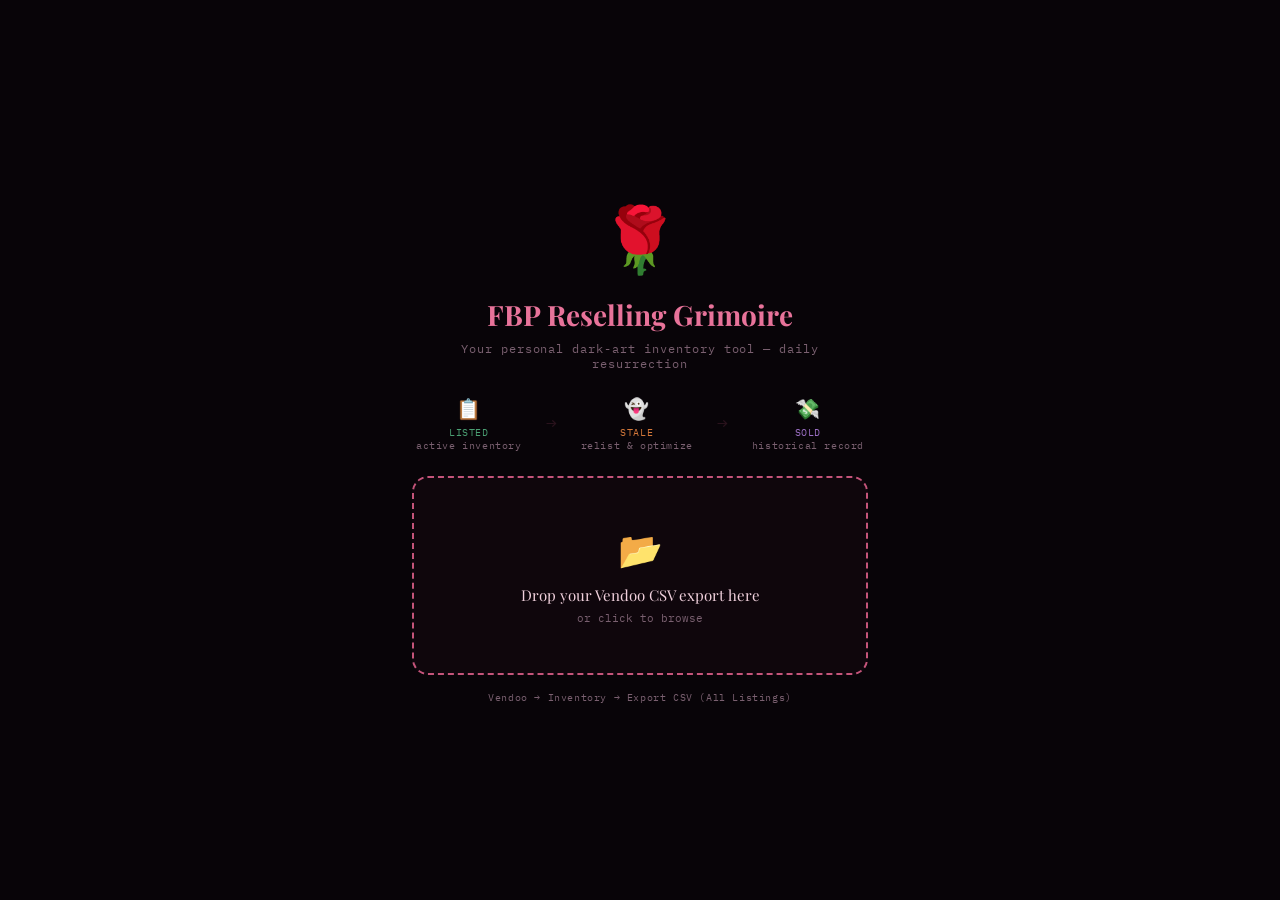
<file: resurrection-os.html>
<!DOCTYPE html>
<html lang="en">
<head>
<meta charset="UTF-8">
<meta name="viewport" content="width=device-width,initial-scale=1.0">
<title>🌹 FBP Reselling Grimoire</title>
<link href="https://fonts.googleapis.com/css2?family=Playfair+Display:ital,wght@0,400;0,700;1,400&family=IBM+Plex+Mono:wght@400;500;700&display=swap" rel="stylesheet">
<style>
:root{
  --void:#080408;--crypt:#120a0f;--dusk:#1c1018;--velvet:#281420;
  --rose:#c4547a;--bloom:#e8739a;--ghost:#f0d0dc;--ash:#7a6070;
  --silver:#b8a8b0;--gold:#c8a035;--warn:#d4783a;--danger:#c84848;--ok:#4a9e72;
  --sold:#5a3a7a;--border:rgba(196,84,122,0.18);--glow:0 0 24px rgba(196,84,122,0.25);
}
*{box-sizing:border-box;margin:0;padding:0;}
html,body{height:100%;background:var(--void);color:var(--ghost);font-family:'IBM Plex Mono',monospace;overflow-x:hidden;}
body::before{content:'';position:fixed;inset:0;background:radial-gradient(ellipse 60% 40% at 15% 0%,rgba(196,84,122,0.06),transparent),radial-gradient(ellipse 40% 60% at 85% 100%,rgba(40,20,32,0.7),transparent);pointer-events:none;z-index:0;}

/* ── UPLOAD ── */
#upload-screen{position:fixed;inset:0;z-index:900;display:flex;align-items:center;justify-content:center;background:var(--void);}
.upload-inner{text-align:center;max-width:520px;padding:2rem;}
.upload-bat{font-size:64px;margin-bottom:1rem;display:block;animation:float 3s ease-in-out infinite;}
@keyframes float{0%,100%{transform:translateY(0);}50%{transform:translateY(-10px);}}
.upload-title{font-family:'Playfair Display',serif;font-size:28px;color:var(--bloom);margin-bottom:.5rem;}
.upload-sub{font-size:12px;color:var(--ash);letter-spacing:.08em;margin-bottom:1.5rem;}
.upload-tiers{display:flex;gap:1.5rem;justify-content:center;margin-bottom:1.5rem;flex-wrap:wrap;}
.upload-tier{text-align:center;font-size:10px;letter-spacing:.06em;}
.dropzone{border:2px dashed var(--rose);border-radius:16px;padding:3rem 2rem;cursor:pointer;transition:all .2s;background:rgba(196,84,122,0.04);margin-bottom:1rem;}
.dropzone:hover,.dropzone.drag{border-color:var(--bloom);background:rgba(196,84,122,0.1);box-shadow:var(--glow);}
.dz-icon{font-size:36px;margin-bottom:.75rem;}
.dz-text{font-size:15px;color:var(--ghost);margin-bottom:.4rem;font-family:'Playfair Display',serif;}
.dz-sub{font-size:11px;color:var(--ash);}
.upload-hint{font-size:10px;color:var(--ash);letter-spacing:.06em;}
.upload-error{font-size:12px;color:var(--danger);margin-top:1rem;padding:.75rem;background:rgba(200,72,72,.1);border:1px solid rgba(200,72,72,.3);border-radius:8px;}

/* ── HEADER ── */
.hdr{position:sticky;top:0;z-index:200;background:rgba(8,4,8,0.96);backdrop-filter:blur(20px);border-bottom:1px solid var(--border);display:flex;align-items:center;justify-content:space-between;padding:.65rem 1.25rem;gap:1rem;flex-wrap:wrap;}
.logo{font-family:'Playfair Display',serif;font-size:17px;color:var(--bloom);white-space:nowrap;}
.logo small{display:block;font-family:'IBM Plex Mono';font-size:10px;color:var(--ash);letter-spacing:.1em;margin-top:1px;}
.hdr-stats{display:flex;gap:1.25rem;flex-shrink:0;}
.hs{text-align:right;}
.hs-v{font-size:16px;font-weight:700;}
.hs-l{font-size:9px;color:var(--ash);letter-spacing:.08em;text-transform:uppercase;}
.hdr-right{display:flex;align-items:center;gap:8px;flex-shrink:0;}
.reload-btn{background:transparent;border:1px solid var(--border);color:var(--ash);font-family:'IBM Plex Mono';font-size:11px;padding:5px 12px;border-radius:16px;cursor:pointer;transition:all .18s;white-space:nowrap;}
.reload-btn:hover{border-color:var(--rose);color:var(--bloom);}

/* ── NAV ── */
.nav{position:sticky;top:55px;z-index:199;background:var(--crypt);border-bottom:1px solid var(--border);display:flex;gap:4px;padding:.6rem 1.25rem;overflow-x:auto;scrollbar-width:none;}
.nav::-webkit-scrollbar{display:none;}
.nb{padding:5px 13px;border-radius:20px;border:1px solid var(--border);background:transparent;color:var(--ash);font-family:'IBM Plex Mono';font-size:11px;cursor:pointer;white-space:nowrap;transition:all .18s;letter-spacing:.04em;}
.nb:hover,.nb.on{background:var(--velvet);color:var(--bloom);border-color:var(--rose);}

/* ── MAIN ── */
.main{position:relative;z-index:1;padding:1.25rem;max-width:1440px;margin:0 auto;}

/* ── STAT CARDS ── */
.stat-row{display:grid;grid-template-columns:repeat(auto-fit,minmax(150px,1fr));gap:10px;margin-bottom:1.25rem;}
.sc{background:var(--crypt);border:1px solid var(--border);border-radius:10px;padding:.9rem 1rem;position:relative;overflow:hidden;}
.sc::after{content:'';position:absolute;top:0;left:0;right:0;height:2px;background:linear-gradient(90deg,transparent,var(--rose),transparent);}
.sc-v{font-size:26px;font-weight:700;font-family:'Playfair Display',serif;}
.sc-l{font-size:10px;color:var(--ash);letter-spacing:.08em;text-transform:uppercase;margin-top:3px;}
.sc-s{font-size:11px;color:var(--silver);margin-top:5px;}
.c-bloom{color:var(--bloom);}.c-warn{color:var(--warn);}.c-danger{color:var(--danger);}.c-ok{color:var(--ok);}.c-gold{color:var(--gold);}.c-sold{color:#9b6fc4;}

/* ── SECTION TITLE ── */
.stitle{font-family:'Playfair Display',serif;font-size:19px;color:var(--ghost);margin-bottom:.9rem;display:flex;align-items:center;gap:10px;}
.stitle::after{content:'';flex:1;height:1px;background:linear-gradient(90deg,var(--border),transparent);}

/* ── FILTER BAR ── */
.fbar{display:flex;gap:8px;margin-bottom:1rem;flex-wrap:wrap;align-items:center;}
.fi{background:var(--crypt);border:1px solid var(--border);color:var(--ghost);font-family:'IBM Plex Mono';font-size:12px;padding:6px 11px;border-radius:8px;outline:none;min-width:210px;}
.fi:focus{border-color:var(--rose);}
.fs{background:var(--crypt);border:1px solid var(--border);color:var(--ash);font-family:'IBM Plex Mono';font-size:11px;padding:6px 10px;border-radius:8px;outline:none;cursor:pointer;}
.fs option{background:var(--crypt);}
.fcnt{font-size:11px;color:var(--ash);margin-left:auto;letter-spacing:.05em;}

/* ── COLLECTION CHIPS ── */
.chips{display:flex;flex-wrap:wrap;gap:7px;margin-bottom:1rem;}
.chip{padding:5px 12px;border-radius:20px;font-size:11px;font-family:'IBM Plex Mono';cursor:pointer;border:1px solid;transition:all .18s;opacity:.65;letter-spacing:.04em;}
.chip:hover,.chip.on{opacity:1;transform:translateY(-1px);}
.ch-all{border-color:var(--rose);color:var(--bloom);background:rgba(196,84,122,.1);}
.ch-bpa{border-color:#9b7db5;color:#c4a8d8;background:rgba(155,125,181,.1);}
.ch-vf{border-color:#8a4a7a;color:#c47ab0;background:rgba(138,74,122,.1);}
.ch-rw{border-color:#4a7a5a;color:#7ab898;background:rgba(74,122,90,.1);}
.ch-mg{border-color:#8a4040;color:#c47878;background:rgba(138,64,64,.1);}
.ch-hl{border-color:#7a6838;color:#c4a860;background:rgba(122,104,56,.1);}
.ch-gc{border-color:#487090;color:#78a8c8;background:rgba(72,112,144,.1);}
.ch-other{border-color:var(--border);color:var(--ash);background:transparent;}

/* ── GRID ── */
.grid{display:grid;grid-template-columns:repeat(auto-fill,minmax(270px,1fr));gap:14px;}

/* ── CARD ── */
.card{background:var(--crypt);border:1px solid var(--border);border-radius:11px;overflow:hidden;transition:border-color .2s,box-shadow .2s,transform .2s;}
.card:hover{border-color:var(--rose);box-shadow:var(--glow);transform:translateY(-2px);}
.card.hero-marked{border-color:var(--gold);}
.card.is-sold{opacity:.45;border-color:rgba(90,58,122,.4);}
.card-img{width:100%;aspect-ratio:1;object-fit:cover;background:var(--velvet);display:block;}
.card-ph{width:100%;aspect-ratio:1;background:linear-gradient(135deg,var(--velvet),var(--dusk));display:flex;align-items:center;justify-content:center;font-size:36px;}
.card-body{padding:11px 12px;}
.card-brand{font-size:10px;color:var(--ash);margin-bottom:3px;}
.card-title{font-size:12px;color:var(--ghost);line-height:1.45;margin-bottom:7px;display:-webkit-box;-webkit-line-clamp:2;-webkit-box-orient:vertical;overflow:hidden;}
.card-newtitle{font-size:11px;color:var(--bloom);line-height:1.4;margin-bottom:7px;border-left:2px solid var(--rose);padding-left:6px;display:-webkit-box;-webkit-line-clamp:2;-webkit-box-orient:vertical;overflow:hidden;}
.card-price{display:flex;align-items:center;gap:7px;margin-bottom:7px;}
.cp-cur{font-size:15px;font-weight:700;color:var(--bloom);}
.cp-arr{font-size:10px;color:var(--ash);}
.cp-sug{font-size:12px;color:var(--gold);}
.card-badges{display:flex;flex-wrap:wrap;gap:5px;margin-bottom:6px;}
.bdg{font-size:10px;padding:2px 7px;border-radius:8px;font-family:'IBM Plex Mono';}
.bh1{background:rgba(122,96,112,.2);color:var(--ash);}
.bh2{background:rgba(138,112,120,.25);color:var(--silver);}
.bh3{background:rgba(200,160,53,.15);color:#b89030;}
.bh4{background:rgba(196,84,122,.2);color:var(--rose);}
.bh5{background:rgba(196,84,122,.35);color:var(--bloom);}
.ba-fresh{background:rgba(74,158,114,.2);color:var(--ok);}
.ba-ok{background:rgba(200,160,53,.15);color:#b89030;}
.ba-crit{background:rgba(212,120,58,.2);color:var(--warn);}
.ba-ghost{background:rgba(200,72,72,.2);color:var(--danger);}
.ba-sold{background:rgba(90,58,122,.3);color:#b898d4;}
.ba-relisted{background:rgba(74,158,114,.2);color:var(--ok);}
.bcol{background:rgba(155,125,181,.15);color:#b898d4;}
.card-plat{font-size:10px;color:var(--ash);margin-top:5px;opacity:.7;}
.copybtn{width:100%;margin-top:7px;padding:5px 0;border-radius:7px;border:1px solid var(--border);background:transparent;color:var(--ash);font-family:'IBM Plex Mono';font-size:10px;cursor:pointer;transition:all .18s;letter-spacing:.04em;}
.copybtn:hover{border-color:var(--rose);color:var(--bloom);background:rgba(196,84,122,.08);}
.copybtn.ok{border-color:var(--ok);color:var(--ok);background:rgba(74,158,114,.08);}
.sellbtn{width:100%;margin-top:4px;padding:4px 0;border-radius:7px;border:1px solid rgba(90,58,122,.5);background:transparent;color:#b898d4;font-family:'IBM Plex Mono';font-size:10px;cursor:pointer;transition:all .18s;}
.sellbtn:hover{background:rgba(90,58,122,.2);}
.relistbtn{width:100%;margin-top:4px;padding:4px 0;border-radius:7px;border:1px solid var(--rose);background:rgba(196,84,122,.08);color:var(--bloom);font-family:'IBM Plex Mono';font-size:10px;cursor:pointer;transition:all .18s;}
.relistbtn.done{border-color:var(--ok);background:rgba(74,158,114,.08);color:var(--ok);}

/* ── TABLE ── */
.tbl-wrap{background:var(--crypt);border:1px solid var(--border);border-radius:11px;overflow:hidden;overflow-x:auto;margin-bottom:1.25rem;}
.tbl{width:100%;border-collapse:collapse;}
.tbl th{font-size:10px;color:var(--ash);text-transform:uppercase;letter-spacing:.08em;padding:8px 10px;border-bottom:1px solid var(--border);text-align:left;white-space:nowrap;}
.tbl td{padding:8px 10px;border-bottom:1px solid rgba(255,255,255,.03);font-size:12px;vertical-align:top;}
.tbl tr:hover td{background:rgba(196,84,122,.04);}
.tbl tr.row-sold td{opacity:.35;}
.tbl td .old{color:var(--ash);}
.tbl td .new{color:var(--bloom);border-left:2px solid var(--rose);padding-left:6px;margin-top:3px;}
.dbtn{font-size:10px;padding:3px 10px;border-radius:6px;border:1px solid var(--border);background:transparent;color:var(--ash);cursor:pointer;font-family:'IBM Plex Mono';white-space:nowrap;transition:all .18s;}
.dbtn:hover{border-color:var(--ok);color:var(--ok);}
.dbtn.dn{background:rgba(74,158,114,.12);border-color:var(--ok);color:var(--ok);}
.tbtn{font-size:10px;padding:3px 9px;border-radius:6px;border:1px solid var(--border);background:transparent;color:var(--ash);cursor:pointer;font-family:'IBM Plex Mono';white-space:nowrap;transition:all .18s;}
.tbtn:hover{border-color:var(--rose);color:var(--bloom);}
.tbtn.ok{border-color:var(--ok);color:var(--ok);}
.sbtn{font-size:10px;padding:3px 9px;border-radius:6px;border:1px solid rgba(90,58,122,.5);background:transparent;color:#b898d4;cursor:pointer;font-family:'IBM Plex Mono';white-space:nowrap;transition:all .18s;}
.sbtn:hover{background:rgba(90,58,122,.2);}

/* ── STRATEGY CARDS ── */
.sgrid{display:grid;grid-template-columns:repeat(auto-fit,minmax(250px,1fr));gap:14px;margin-bottom:1.25rem;}
.scard{background:var(--crypt);border:1px solid var(--border);border-radius:11px;padding:1.1rem;position:relative;overflow:hidden;}
.scard::before{content:'';position:absolute;top:0;left:0;right:0;height:2px;background:linear-gradient(90deg,var(--rose),transparent);}
.scard-title{font-family:'Playfair Display',serif;font-size:14px;color:var(--bloom);margin-bottom:.6rem;}
.scard-body{font-size:11px;color:var(--silver);line-height:1.75;}
.scard-body li{margin-left:14px;margin-bottom:2px;}
.scard-body strong{color:var(--ghost);}
.wgrid{display:grid;grid-template-columns:repeat(auto-fit,minmax(190px,1fr));gap:12px;margin-bottom:1.25rem;}
.wcard{background:var(--crypt);border:1px solid var(--border);border-radius:10px;padding:.9rem;}
.wnum{font-size:10px;color:var(--ash);letter-spacing:.1em;text-transform:uppercase;margin-bottom:5px;}
.wtitle{font-family:'Playfair Display',serif;font-size:14px;color:var(--ghost);margin-bottom:7px;}
.wsteps{font-size:11px;color:var(--silver);line-height:1.8;}
.wsteps li{margin-left:12px;margin-bottom:1px;}
.load-more{width:100%;margin-top:1.25rem;padding:10px;border-radius:9px;border:1px solid var(--rose);background:rgba(196,84,122,.07);color:var(--bloom);font-family:'IBM Plex Mono';font-size:12px;cursor:pointer;transition:all .18s;}
.load-more:hover{background:rgba(196,84,122,.15);}

/* ── PLATFORM TITLE ROWS ── */
.plat-row{display:flex;align-items:flex-start;gap:8px;padding:5px 0;border-top:1px solid rgba(196,84,122,0.07);}
.plat-label{font-size:9px;min-width:100px;text-transform:uppercase;letter-spacing:.05em;font-weight:700;padding-top:2px;}
.plat-text{flex:1;font-size:11px;color:var(--silver);line-height:1.4;cursor:pointer;}
.plat-text:hover{color:var(--bloom);}

/* ── TOAST ── */
#toast{position:fixed;bottom:24px;right:24px;background:var(--velvet);border:1px solid var(--rose);color:var(--bloom);font-family:'IBM Plex Mono';font-size:12px;padding:10px 18px;border-radius:10px;z-index:999;opacity:0;transform:translateY(8px);transition:all .25s;pointer-events:none;}
#toast.show{opacity:1;transform:translateY(0);}

/* ── UTIL ── */
.empty{text-align:center;padding:3rem;color:var(--ash);font-size:13px;}
.progress-wrap{margin-bottom:1rem;}
.progress-label{display:flex;justify-content:space-between;font-size:10px;color:var(--ash);margin-bottom:4px;}
.progress-bar{height:5px;background:var(--velvet);border-radius:3px;overflow:hidden;}
.progress-fill{height:100%;background:linear-gradient(90deg,var(--rose),var(--bloom));border-radius:3px;transition:width .4s;}
.sold-callout{background:rgba(90,58,122,.1);border:1px solid rgba(90,58,122,.35);border-radius:10px;padding:.9rem 1.1rem;margin-bottom:1rem;font-size:11px;color:var(--silver);line-height:1.7;}
.sold-callout strong{color:#b898d4;}
</style>
</head>
<body>

<!-- ══ UPLOAD SCREEN ══ -->
<div id="upload-screen">
  <div class="upload-inner">
    <span class="upload-bat">🌹</span>
    <h1 class="upload-title">FBP Reselling Grimoire</h1>
    <p class="upload-sub">Your personal dark-art inventory tool — daily resurrection</p>
    <div class="upload-tiers">
      <div class="upload-tier" style="color:var(--ok)"><div style="font-size:20px;margin-bottom:4px">📋</div>LISTED<br><span style="color:var(--ash)">active inventory</span></div>
      <div style="color:var(--border);align-self:center;font-size:18px">→</div>
      <div class="upload-tier" style="color:var(--warn)"><div style="font-size:20px;margin-bottom:4px">👻</div>STALE<br><span style="color:var(--ash)">relist &amp; optimize</span></div>
      <div style="color:var(--border);align-self:center;font-size:18px">→</div>
      <div class="upload-tier" style="color:#9b6fc4"><div style="font-size:20px;margin-bottom:4px">💸</div>SOLD<br><span style="color:var(--ash)">historical record</span></div>
    </div>
    <div class="dropzone" id="dropzone" onclick="document.getElementById('file-input').click()">
      <div class="dz-icon">📂</div>
      <div class="dz-text">Drop your Vendoo CSV export here</div>
      <div class="dz-sub">or click to browse</div>
      <input type="file" id="file-input" accept=".csv,.txt" style="display:none">
    </div>
    <div class="upload-hint">Vendoo → Inventory → Export CSV (All Listings)</div>
    <div id="upload-error" class="upload-error" style="display:none"></div>
  </div>
</div>

<!-- ══ APP ══ -->
<div id="app-shell" style="display:none">
  <div class="hdr">
    <div class="logo">🌹 FBP Reselling Grimoire<small id="hdr-sub">—</small></div>
    <div class="hdr-stats">
      <div class="hs"><div class="hs-v c-bloom" id="h-active">—</div><div class="hs-l">Active</div></div>
      <div class="hs"><div class="hs-v c-danger" id="h-ghost">—</div><div class="hs-l">Ghosts</div></div>
      <div class="hs"><div class="hs-v c-warn" id="h-crit">—</div><div class="hs-l">Critical</div></div>
      <div class="hs"><div class="hs-v c-gold" id="h-hero">—</div><div class="hs-l">Heroes</div></div>
      <div class="hs"><div class="hs-v c-sold" id="h-sold">—</div><div class="hs-l">Sold</div></div>
    </div>
    <div class="hdr-right">
      <button class="reload-btn" onclick="resetApp()">↺ New CSV</button>
    </div>
  </div>
  <div class="nav" id="nav">
    <button class="nb on" data-view="cmd">⚡ Command</button>
    <button class="nb" data-view="relist">🔄 Relist Today</button>
    <button class="nb" data-view="heroes">🦇 Hero Items</button>
    <button class="nb" data-view="ghosts">👻 Ghosts</button>
    <button class="nb" data-view="titles">✍️ SEO Titles</button>
    <button class="nb" data-view="pricing">💰 Pricing</button>
    <button class="nb" data-view="collections">🌹 Collections</button>
    <button class="nb" data-view="sold">💸 Sold</button>
    <button class="nb" data-view="strategy">🗺️ Strategy</button>
    <button class="nb" data-view="all">📦 All Listings</button>
  </div>
  <div class="main" id="app"></div>
</div>

<div id="toast"></div>

<script>
// ══ PERSIST ══
function loadPersist(key, def) {
  try { return JSON.parse(localStorage.getItem(key) || def); } catch(e) { return JSON.parse(def); }
}
const S = {
  items: [], view: 'cmd',
  filters: { search: '', col: 'all', hf: 0, af: 'all' },
  visCount: 60,
  relistData:     loadPersist('bp-relist',  '{}'),
  statusOverride: loadPersist('bp-status',  '{}'),
  heroMark:       loadPersist('bp-heroes',  '{}'),
};
function saveState() {
  localStorage.setItem('bp-relist',  JSON.stringify(S.relistData));
  localStorage.setItem('bp-status',  JSON.stringify(S.statusOverride));
  localStorage.setItem('bp-heroes',  JSON.stringify(S.heroMark));
}

// ══ CSV PARSER ══
function parseCSV(text) {
  text = text.replace(/^﻿/, '');
  const rows = []; let row = [], field = '', inQ = false;
  for (let i = 0; i < text.length; i++) {
    const c = text[i];
    if (inQ) {
      if (c === '"') { if (text[i+1] === '"') { field += '"'; i++; } else inQ = false; }
      else field += c;
    } else if (c === '"') { inQ = true; }
    else if (c === ',') { row.push(field.trim()); field = ''; }
    else if (c === '\n' || c === '\r') {
      row.push(field.trim()); field = '';
      if (row.join('').trim()) rows.push(row);
      row = [];
      if (c === '\r' && text[i+1] === '\n') i++;
    } else field += c;
  }
  if (field || row.length) { row.push(field.trim()); if (row.join('').trim()) rows.push(row); }
  return rows;
}

// ══ FIELD MAP ══
const ALIASES = {
  title:      ['listing title','title','item title','name','product title'],
  status:     ['status','listing status','item status','vendoo status','active status',
               'sale status','listing_status','current status','item_status','availability'],
  soldDate:   ['sold date','date sold','sale date','sold at','sold on','completion date',
               'sold_date','date of sale','purchase date','transaction date'],
  endDate:    ['end date','date ended','ended at','expiry date','expiration date','end_date'],
  price:      ['price','listing price','sell price','current price','asking price','sale price',
               'list price','listed price','asking','amount'],
  brand:      ['brand','designer','maker','label','brand name'],
  category:   ['category','item type','type','clothing type','product type','department'],
  size:       ['size','item size','clothing size','size variant','variation size'],
  color:      ['color','colour','primary color','item color','color_name'],
  condition:  ['condition','item condition','product condition'],
  sku:        ['sku','item id','listing id','id','item number','vendoo id','product id','ref'],
  dateListed: ['date listed','listed date','created date','date created','list date',
               'created at','listed at','original list date','date added','listing date','post date'],
  platforms:  ['platforms','listed on','marketplace','listed platforms','crosslisted on',
               'active on','sites','channels'],
  image:      ['image','image url','image 1','photo','main image','primary image',
               'thumbnail','picture url','cover image','photo url','img'],
  description:['description','listing description','item description','details'],
  collection: ['collection','closet section','poshmark closet section','section','category'],
  likes:      ['likes','hearts','favorites','saves','watchers','offers'],
};
function findCol(headers, key) {
  const al = ALIASES[key] || [];
  for (const a of al) { const i = headers.findIndex(h => h.toLowerCase().trim() === a); if (i >= 0) return i; }
  for (const a of al) { const i = headers.findIndex(h => h.toLowerCase().includes(a.split(' ')[0]) && a.length > 3); if (i >= 0) return i; }
  return -1;
}
function getPlatforms(row, headers, pidx) {
  if (pidx >= 0 && row[pidx]?.trim()) return row[pidx].split(/[,;|\/]+/).map(p => p.trim()).filter(Boolean);
  const known = ['poshmark','depop','mercari','ebay','etsy','facebook','grailed','kidizen','tradesy','vinted'];
  return known.filter(p => {
    const i = headers.findIndex(h => h.toLowerCase() === p || h.toLowerCase() === p+' id');
    if (i < 0) return false;
    const v = (row[i]||'').toLowerCase().trim();
    return v && !['false','no','0','n/a','','null'].includes(v);
  }).map(p => p.charAt(0).toUpperCase()+p.slice(1));
}
function parseDate(s) {
  if (!s) return null;
  s = s.trim();
  let d = new Date(s); if (!isNaN(d)) return d;
  const m = s.match(/(\d{1,2})[\/\-](\d{1,2})[\/\-](\d{2,4})/);
  if (m) { const yr = m[3].length===2?'20'+m[3]:m[3]; d=new Date(+yr,+m[1]-1,+m[2]); if(!isNaN(d)) return d; }
  return null;
}

// ══ STATUS ══
// SOLD_WORDS: all known Vendoo + reselling platform status values that mean "no longer available"
const SOLD_WORDS = [
  'sold','completed','shipped','fulfilled','purchased','bought',
  'archived','not for sale','no longer available','sale complete',
  'transferred','transaction complete','order complete','order completed',
  'delivered','closed','removed','deactivated','sold out',
  'sold on','sale closed','listing complete','poshmark sold','depop sold',
  'ebay sold','mercari sold','etsy sold','facebook sold',
];
const INACTIVE_WORDS = [
  'inactive','draft','not listed','unlisted','ended','expired',
  'paused','hidden','disabled','delisted','suspended','flagged',
  'pending','scheduled','needs review','out of stock',
];
const ACTIVE_WORDS = [
  'active','listed','live','for sale','available','published','approved',
  'enabled','in stock','visible','on sale',
];

function rawStatus(statusVal, soldDateVal, endDateVal) {
  const s = (statusVal||'').toLowerCase().trim();
  // Sold date present = definitively sold, no matter what status column says
  if (soldDateVal && soldDateVal.trim() && soldDateVal.trim() !== '—' && soldDateVal.trim() !== 'N/A') return 'sold';
  // End date present = inactive/ended
  if (endDateVal && endDateVal.trim() && endDateVal.trim() !== '—' && endDateVal.trim() !== 'N/A') return 'inactive';
  if (!s) return 'active'; // no status column → assume active
  if (SOLD_WORDS.some(w => s.includes(w)))     return 'sold';
  if (INACTIVE_WORDS.some(w => s.includes(w))) return 'inactive';
  if (ACTIVE_WORDS.some(w => s.includes(w)))   return 'active';
  // Unknown status value → treat as inactive (safer than polluting active inventory)
  return 'inactive';
}
function effectiveStatus(item) {
  const ov = S.statusOverride[item.sku]; if (ov) return ov;
  if (S.relistData[item.sku]) return 'relisted';
  return item._rawStatus;
}

// ══ SCORING ══
function ageClass(days) {
  if (days < 90)  return { cls:'ba-fresh', label:'Fresh',           key:'fresh' };
  if (days < 365) return { cls:'ba-ok',    label:days+'d Aging',    key:'ok'    };
  if (days < 500) return { cls:'ba-crit',  label:days+'d Critical', key:'crit'  };
  return               { cls:'ba-ghost', label:days+'d Ghost',    key:'ghost' };
}
function calcHero(item, sortedPrices) {
  if (S.heroMark[item.sku]) return 5;
  let sc = 0;
  const rank = sortedPrices.findIndex(p => p >= item.price);
  const pct  = rank / Math.max(sortedPrices.length-1, 1);
  if (pct >= 0.75) sc += 2; else if (pct >= 0.40) sc += 1;
  const cond = (item.condition||'').toLowerCase();
  if (cond === 'nwt' || cond === 'nwot' || cond.startsWith('new')) sc += 1;
  if (item.age < 90) sc += 1; else if (item.age >= 500) sc -= 1;
  if (item.likes >= 5) sc += 1;
  if (item.platforms.length >= 3) sc += 1;
  return Math.min(5, Math.max(1, sc+1));
}
function pricingAction(item) {
  if (item.age >= 500) {
    if (item.heroScore >= 4) return { label:'Drop 15% + offer likers', pct:-15 };
    return { label:'Delete & relist −20%', pct:-20 };
  }
  if (item.age >= 365) {
    if (item.heroScore >= 4) return { label:'Drop 10% + share daily', pct:-10 };
    return { label:'Drop 15%', pct:-15 };
  }
  if (item.age >= 180) return { label:'Drop 10%', pct:-10 };
  if (item.age >= 90)  return { label:'Monitor + share', pct:0 };
  if (item.heroScore >= 5) return { label:'Consider +15%', pct:15 };
  return { label:'Hold price', pct:0 };
}

// ══ TITLE ENGINE ══
// Platform SEO formulas based on actual buyer search behavior + 2025-2026 algorithm research
// Poshmark: brand-first keyword match | Etsy: full-phrase matching | Depop: hashtag discovery
// Google Shopping: gender + product type classification | Thrifted: aesthetic stacking

const MATERIAL_MAP = [
  // Fabric/texture → SS26 aesthetic tags (material triggers most accurate aesthetic assignment)
  [/sequin|sequined|sparkl|glitter|rhinestone/i, ['Y2K','Disco Era','Retro Glam','Vamp Glam']],
  [/velvet/i,            ['Dark Romantic','Mob Wife','Vampire Aesthetic','Velvet Goth']],
  [/lace|lacey/i,        ['Coquette','Romantic Goth','Fairycore','Fairy Grunge']],
  [/mesh|sheer|see.?through/i, ['Y2K','Coquette','Dark Editorial','Bimbocore']],
  [/satin|silk|silky/i,  ['Coquette','Old Money','Dark Romantic','Quiet Luxury']],
  [/leather|faux.?leather|pvc|patent/i, ['Alt','Moto Goth','Mall Goth','Streetwear']],
  [/denim|jean/i,        ['Y2K','Vintage','Grunge','Indie']],
  [/crochet|knit|sweater/i, ['Cottagecore','Whimsigoth','Fairycore','Boho Goth']],
  [/chiffon|organza|tulle/i, ['Fairycore','Ethereal','Coquette','Dark Romantic']],
  [/floral|fleur|rose\s+print|petal/i, ['Cottagecore','Coquette','Whimsigoth','Regencycore']],
  [/plaid|tartan|check/i,['Dark Academia','Preppy','Mall Goth','Grunge']],
  [/corset|bustier|boned/i, ['Coquette','Dark Romantic','Regencycore','Mob Wife']],
  [/graphic|band\s+tee|logo\s+print/i, ['Mall Goth','Y2K','Grunge','Streetwear']],
  [/ribbed|jersey|bodycon/i, ['Y2K','Coquette','Bimbocore','Minimalist']],
  [/cashmere|wool|tweed/i,  ['Quiet Luxury','Old Money','Dark Academia','Preppy']],
  [/fur|faux.?fur|fluffy|shaggy/i, ['Mob Wife','Y2K','Maximalist','Vamp Glam']],
  [/cotton|linen|gauze/i,   ['Cottagecore','Minimalist','Indie','Bohemian']],
  [/metallic|foil|chrome/i, ['Y2K','Disco Era','Dopamine Dressing','Retro Glam']],
  [/burnout|devore/i,       ['Dark Romantic','Velvet Goth','Ethereal','Gothic']],
  [/brocade|jacquard/i,     ['Old Money','Regencycore','Dark Romantic','Maximalist']],
];

const GARMENT_MAP = [
  [/mini\s+skirt|miniskirt/i, 'Mini Skirt'],
  [/maxi\s+skirt/i,      'Maxi Skirt'],
  [/midi\s+skirt/i,      'Midi Skirt'],
  [/maxi\s+dress/i,      'Maxi Dress'],
  [/midi\s+dress/i,      'Midi Dress'],
  [/babydoll\s+dress/i,  'Babydoll Dress'],
  [/wrap\s+dress/i,      'Wrap Dress'],
  [/slip\s+dress/i,      'Slip Dress'],
  [/mini\s+dress/i,      'Mini Dress'],
  [/skirt/i,             'Skirt'],
  [/dress|gown/i,        'Dress'],
  [/corset\s+top|bustier/i, 'Corset Top'],
  [/crop\s+top|cropped\s+top/i, 'Crop Top'],
  [/tank\s+top|tank/i,   'Tank Top'],
  [/cami|camisole/i,     'Cami'],
  [/bodysuit/i,          'Bodysuit'],
  [/blouse/i,            'Blouse'],
  [/blazer/i,            'Blazer'],
  [/cardigan/i,          'Cardigan'],
  [/hoodie/i,            'Hoodie'],
  [/sweater|jumper/i,    'Sweater'],
  [/jacket/i,            'Jacket'],
  [/coat/i,              'Coat'],
  [/jean|denim\s+pant/i, 'Jeans'],
  [/legging/i,           'Leggings'],
  [/short/i,             'Shorts'],
  [/pant|trouser/i,      'Pants'],
  [/top|tee|tshirt|t-shirt/i, 'Top'],
];

// Silhouette/cut — buyers search "low rise jeans", "off shoulder top", "babydoll dress"
const SILHOUETTE_MAP = [
  [/low[\s-]?rise/i,           'Low Rise'],
  [/high[\s-]?waist/i,         'High Waist'],
  [/off[\s-]?shoulder/i,       'Off Shoulder'],
  [/one[\s-]?shoulder/i,       'One Shoulder'],
  [/babydoll/i,                'Babydoll'],
  [/wrap/i,                    'Wrap'],
  [/fit[\s&]+flare|fit-and-flare/i, 'Fit Flare'],
  [/a[\s-]?line/i,             'A-Line'],
  [/pleated/i,                 'Pleated'],
  [/ruffle|ruffled/i,          'Ruffle'],
  [/asymmetric/i,              'Asymmetric'],
  [/backless/i,                'Backless'],
  [/strapless/i,               'Strapless'],
  [/halter/i,                  'Halter'],
  [/bodycon/i,                 'Bodycon'],
  [/flare|flared/i,            'Flare'],
];

// Decade detection — "vintage 90s" "Y2K 2000s" are top buyer search phrases on all platforms
const DECADE_MAP = [
  [/\b(1960s?|'?60s|sixties)\b/i,               '60s Vintage'],
  [/\b(1970s?|'?70s|seventies|disco\s+era)\b/i, '70s Vintage'],
  [/\b(1980s?|'?80s|eighties)\b/i,              '80s Vintage'],
  [/\b(1990s?|'?90s|nineties)\b/i,              '90s Vintage'],
  [/\b(y2k|2000s?|'?00s|noughties)\b/i,         'Y2K'],
];

const COLOR_WORDS = [
  // Multi-word colors first (prevents "red" matching before "cherry red")
  'cherry red','hot pink','dusty pink','dusty rose','dusty blue','dusty purple',
  'butter yellow','lemon yellow','royal blue','sky blue','baby blue','powder blue','ice blue',
  'forest green','hunter green','olive green','sage green','mint green',
  'burnt orange','rust orange','burnt sienna',
  'off white','warm white','cool white',
  // Single-word
  'black','white','ivory','cream','beige','brown','tan','camel','nude','blush',
  'pink','rose','mauve','burgundy','wine','maroon','red','orange','peach','coral',
  'yellow','gold','golden','olive','sage','green','emerald','mint','teal','turquoise',
  'blue','navy','cobalt','purple','plum','lavender','lilac','violet',
  'grey','gray','charcoal','silver',
  // Patterns (also act as colors)
  'multicolor','multi','tie dye','ombre','gradient',
  'leopard','animal print','zebra','snake print',
  'plaid','striped','checkered','floral','paisley','polka dot',
];

// SS26 aesthetics sorted by 2025-2026 reselling search volume (highest first)
const FBP_CORE = [
  // Tier 1 — Highest search volume on reselling platforms
  'Y2K','Coquette','Vintage','Dark Romantic','Dark Academia','Cottagecore',
  'Grunge','Gothic','Preppy','Vintage',
  // Tier 2 — SS26 trending (Poshmark/Depop/Etsy 2025-2026 data)
  'Quiet Luxury','Old Money','Mob Wife','Balletcore','Indie Sleaze',
  'Regencycore','Fairycore','Goblincore','Witchcore','Angelcore','Bimbocore',
  'Clean Girl','Soft Girl','E-Girl','Tomboy','Skater Girl',
  // Tier 3 — FBP house aesthetics + niche
  'Whimsigoth','Mall Goth','Fairy Grunge','Romantic Goth','Boho Goth',
  'Vampire Aesthetic','Ethereal','Dark Editorial','Moto Goth','Haunted Academia',
  // Tier 4 — Evergreen descriptors
  'Alt','Indie','Bohemian','Streetwear','Minimalist','Maximalist',
  'Dopamine Dressing','Festival Fashion','Soft Goth','Vamp Glam',
  'Disco Era','Retro Glam','Indie Pop',
];

// Platform-researched Depop hashtags by aesthetic (2025 trending)
const DEPOP_HASH = {
  'Y2K':           ['#y2k','#y2kaesthetic','#2000sfashion','#y2kfashion','#y2koutfit'],
  'Coquette':      ['#coquette','#coquetteaesthetic','#coquettefashion','#softgirl','#bowsandroses'],
  'Dark Romantic': ['#darkromantic','#darkfeminine','#gothromantic','#darkstyle','#darkaesthetic'],
  'Dark Academia': ['#darkacademia','#academiacore','#darkacademiaoutfit','#scholarlyaesthetic'],
  'Cottagecore':   ['#cottagecore','#cottagecoreaesthetic','#fairycore','#naturegirl','#cottagecoredress'],
  'Quiet Luxury':  ['#quietluxury','#quietluxuryaesthetic','#cleangirl','#oldmoneyfashion'],
  'Old Money':     ['#oldmoney','#oldmoneyaesthetic','#quietluxury','#preppystyle','#oldmoneystyle'],
  'Mob Wife':      ['#mobwife','#mobwifeaesthetic','#mobwifestyle','#maximalistfashion','#boldstyle'],
  'Balletcore':    ['#balletcore','#ballerinacore','#balletaesthetic','#softgirl','#pinkoutfit'],
  'Indie Sleaze':  ['#indiesleaze','#indiesleazeaesthetic','#2010sfashion','#aughts'],
  'Vintage':       ['#vintage','#vintagefashion','#vintagestyle','#vintageclothing','#retrostyle'],
  'Grunge':        ['#grunge','#grungestyle','#90sgrunge','#alternativefashion','#grungeoutfit'],
  'Gothic':        ['#goth','#gothfashion','#gothgirl','#altfashion','#darkfashion'],
  'Mall Goth':     ['#mallgoth','#gothfashion','#altgoth','#2000sgoth','#hottopicore'],
  'Preppy':        ['#preppy','#preppystyle','#prepcore','#oldmoneypreppy','#preppyaesthetic'],
  'Alt':           ['#altfashion','#alternative','#altgirl','#altaesthetic','#alternativestyle'],
  'Disco Era':     ['#disco','#70sfashion','#discoera','#retro','#groovy'],
  'Fairycore':     ['#fairycore','#fairyaesthetic','#cottagecore','#ethereal','#fantasycore'],
  'Indie':         ['#indie','#indiefashion','#indieaesthetic','#indiekid','#alternativevibes'],
};

function tc(s){ return (s||'').replace(/\w\S*/g, t=>t.charAt(0).toUpperCase()+t.slice(1)); }

function parseTitleIntel(item) {
  const raw = (item.title||'').replace(/\s*[-–—|✦✧•·]\s*/g,' ');
  const tl  = raw.toLowerCase();

  // Color — longest first prevents partial matches
  let color = '';
  for (const c of COLOR_WORDS) { if (tl.includes(c)) { color = tc(c); break; } }
  if (!color && item.color) {
    const cc = item.color.toLowerCase().trim();
    if (COLOR_WORDS.some(c => cc === c || cc.startsWith(c))) color = tc(item.color);
  }

  // Materials → aesthetic boosts
  const materials = []; const aesBoosts = [];
  for (const [re, aes] of MATERIAL_MAP) {
    if (re.test(raw)) {
      const m = raw.match(re)?.[0]; if (m) materials.push(tc(m));
      aes.forEach(a => aesBoosts.push(a));
    }
  }

  // Garment type
  let garment = '';
  for (const [re, label] of GARMENT_MAP) { if (re.test(raw)) { garment = label; break; } }
  if (!garment && item.category) garment = item.category;

  // Silhouette / cut detail — high-value search term
  let silhouette = '';
  for (const [re, label] of SILHOUETTE_MAP) { if (re.test(raw)) { silhouette = label; break; } }

  // Decade — massive SEO lift when present
  let decade = '';
  for (const [re, label] of DECADE_MAP) { if (re.test(raw) || re.test(item.title||'')) { decade = label; break; } }
  if (decade && !aesBoosts.includes(decade)) aesBoosts.unshift(decade);

  const brand = (item.brand && item.brand.toLowerCase()!=='unbranded' && item.brand.length<40) ? item.brand : '';
  const size  = item.size || '';

  // Aesthetic list: material-triggered first (most accurate), FBP_CORE backfill to 4
  const allAes = [...new Set(aesBoosts)];
  const seed = (brand+garment+color).split('').reduce((a,c)=>a+c.charCodeAt(0),0);
  let fi = seed % FBP_CORE.length;
  while (allAes.length < 4) {
    const t = FBP_CORE[fi % FBP_CORE.length];
    if (!allAes.includes(t)) allAes.push(t);
    fi++;
  }

  const descriptor = [color, materials[0]||'', garment].filter(Boolean).filter((v,i,a)=>a.indexOf(v)===i).join(' ');
  return { brand, color, material: materials[0]||'', garment, silhouette, decade, size, descriptor, aes: allAes };
}

function platformTitles(item) {
  const T = parseTitleIntel(item);
  const { brand, color, material, garment, silhouette, decade, size, aes } = T;

  const condRaw = (item.condition||'').toLowerCase();
  const cond = condRaw.includes('nwt') || condRaw === 'new with tags' ? 'NWT' :
               condRaw.includes('nwot') ? 'NWOT' : '';

  const col = color || '';
  const mat = material || '';
  const gmt = garment || '';
  const br  = brand  || '';
  const sz  = size   || '';
  const sizeStr = sz ? 'Size ' + sz : '';
  const szShort = sz ? 'Sz '   + sz : '';
  const sil = silhouette || '';
  const dec = decade || '';

  const a0 = aes[0] || '';
  const a1 = aes[1] || '';
  const a2 = aes[2] || '';

  // Occasion — what buyers naturally pair with aesthetic in searches
  const OCC = {
    'Y2K':'Party','Coquette':'Romantic','Dark Romantic':'Date Night','Mob Wife':'Going Out',
    'Disco Era':'Party','Retro Glam':'Going Out','Vamp Glam':'Evening',
    'Fairycore':'Festival','Cottagecore':'Casual','Balletcore':'Recital',
    'Dark Academia':'Scholarly','Quiet Luxury':'Evening','Old Money':'Formal',
    'Grunge':'Casual Alt','Mall Goth':'Casual Alt','Alt':'Casual Alt',
    'Vampire Aesthetic':'Evening','Regencycore':'Formal','Indie Sleaze':'Night Out',
  };
  const occasion = OCC[a0] || OCC[a1] || '';

  // ── POSHMARK ── 80 chars
  // Poshmark buyers search brand first, then color+item, then style
  // Hit close to 80 chars — empty chars = lost search weight
  let posh = [cond, br, col, mat, sil, gmt, a0, szShort].filter(Boolean).join(' ').trim();
  if (posh.length > 80) posh = [cond, br, col, mat, gmt, a0, szShort].filter(Boolean).join(' ').trim();
  if (posh.length > 80) posh = [cond, br, col, gmt, a0, szShort].filter(Boolean).join(' ').trim().slice(0,80);
  if (posh.length < 65 && a1) {
    const ext = [cond, br, col, mat, gmt, a0, a1, szShort].filter(Boolean).join(' ').trim();
    if (ext.length <= 80) posh = ext;
  }
  if (posh.length > 80) posh = posh.slice(0,80).replace(/\s\S+$/,'').trim();

  // ── ETSY ── 140 chars
  // Etsy algorithm: full-phrase matching — each comma-phrase is a discrete search query
  // Buyers type: "black sequin y2k mini skirt women" as ONE search phrase
  // First phrase (before first comma) gets heaviest ranking weight
  const etsyP1 = [col, mat, sil||'', gmt, 'Women'].filter(Boolean).join(' ').replace(/\s+/g,' ');
  const etsyP2 = a0 ? `${a0} Clothing` : '';
  const etsyP3 = occasion ? `${occasion} ${gmt||'Outfit'}`.trim() : (dec ? `${dec} ${gmt||'Fashion'}`.trim() : '');
  const etsyP4 = dec && !etsyP3.includes(dec) ? `${dec} Style` : (a1 ? `${a1} Style` : '');
  let etsy = [etsyP1, etsyP2, etsyP3, etsyP4, br, sizeStr].filter(Boolean).join(', ').slice(0,140);

  // ── DEPOP ── 200 chars
  // Discovery platform: aesthetic hashtags drive impressions, item tags drive conversion
  // Order: aesthetic-specific trending tags FIRST (highest traffic), then item tags, then platform evergreens
  const depopDesc = [br?.toLowerCase(), sil?.toLowerCase(), col?.toLowerCase(), mat?.toLowerCase(), gmt?.toLowerCase()].filter(Boolean).join(' ');
  const emo = /sequin|sparkl|glitter/i.test(mat)?'✨':/velvet/i.test(mat)?'🖤':/lace/i.test(mat)?'🌹':/satin|silk/i.test(mat)?'🕊️':/fur|fluffy/i.test(mat)?'🐆':/floral/i.test(mat)?'🌸':'🖤';
  const hashAes  = (DEPOP_HASH[a0] || DEPOP_HASH[a1] || ['#vintage','#aesthetic']).slice(0,4);
  const hashItem = [col, mat, gmt].filter(Boolean).map(t=>'#'+t.toLowerCase().replace(/[^a-z0-9]/g,''));
  const hashBase = ['#thrifted','#secondhand','#vintagefashion','#depopfashion'];
  const hashes   = [...new Set([...hashAes, ...hashItem, ...hashBase])].slice(0,11).join(' ');
  let depop = `${depopDesc} ${emo} ${a0.toLowerCase()}${dec?' '+dec.toLowerCase():''}${sz?' sz '+sz.toLowerCase():''} ${hashes}`.replace(/\s+/g,' ').trim().slice(0,200);

  // ── SHOPIFY / GOOGLE SHOPPING ── 110 chars
  // Google Shopping title spec: Brand + "Women's" + Color + Material + Product Type
  // "Women's" critical: Google Shopping uses it for gender filter + product category match
  // Aesthetic tag adds long-tail search discovery (people Google "Y2K aesthetic mini skirt")
  const shopCore = [col, mat, sil||'', gmt].filter(Boolean).join(' ').replace(/\s+/g,' ');
  let shopify = br
    ? `${br} Women's ${shopCore} — ${a0}${sizeStr?' | '+sizeStr:''}`.trim()
    : `Women's ${shopCore} — ${a0} Aesthetic${sizeStr?' | '+sizeStr:''}`.trim();
  if (shopify.length > 110) shopify = shopify.slice(0,110).replace(/[\s|—]\S+$/,'').trim();

  // ── THRIFTED ── 120 chars
  // Aesthetic stacking with clear visual separators | dots for sub-aesthetics
  let thrifted = [
    [col, mat, sil||'', gmt].filter(Boolean).join(' ').replace(/\s+/g,' '),
    [a0, a1, a2].filter(Boolean).join(' · '),
    sizeStr || 'One Size',
    br
  ].filter(Boolean).join(' | ').slice(0,120);

  return { poshmark:posh, etsy, depop, shopify, thrifted };
}

// ══ NORMALIZE ══
function normalizeItems(rows) {
  const headers = rows[0].map(h=>h.trim());
  const C = {};
  for (const k of Object.keys(ALIASES)) C[k] = findCol(headers,k);
  const g = (row,k) => (row[C[k]]!==undefined?row[C[k]]:'').trim();

  // Debug: log detected columns so user can verify CSV mapping
  const detectedCols = Object.entries(C).filter(([,v])=>v>=0).map(([k,v])=>`${k}→col${v}(${headers[v]})`);
  console.log('[FBP] CSV columns detected:', detectedCols.join(', '));
  console.log('[FBP] Status col:', C.status>=0 ? `"${headers[C.status]}"` : 'NOT FOUND — all items default active');
  console.log('[FBP] Sold date col:', C.soldDate>=0 ? `"${headers[C.soldDate]}"` : 'NOT FOUND');

  const prices = [];
  const items = rows.slice(1).map((row,ri) => {
    const price = parseFloat(g(row,'price').replace(/[$,]/g,''))||0;
    const dateListed = parseDate(g(row,'dateListed'));
    const age = dateListed ? Math.round((Date.now()-dateListed.getTime())/86400000) : 0;
    prices.push(price);
    // Status: sold date presence = definitively sold; end date = inactive; status column = fallback
    const _rawStatus = rawStatus(g(row,'status'), g(row,'soldDate'), g(row,'endDate'));
    return {
      title:       g(row,'title')||`Item ${ri+1}`,
      _rawStatus,
      _statusRaw:  g(row,'status'), // keep original for diagnostics
      price, age,
      brand:       g(row,'brand'),
      category:    g(row,'category'),
      size:        g(row,'size'),
      color:       g(row,'color'),
      condition:   g(row,'condition'),
      sku:         g(row,'sku')||`row-${ri}`,
      dateListed,
      soldDate:    g(row,'soldDate'),
      platforms:   getPlatforms(row,headers,C.platforms),
      image:       g(row,'image'),
      description: g(row,'description'),
      collection:  g(row,'collection')||g(row,'category')||'Uncategorized',
      likes:       parseInt(g(row,'likes'))||0,
      heroScore:   0,
    };
  }).filter(i => i.title && i.title !== 'Item 1');

  // Log status breakdown so user can diagnose mismatches
  const breakdown = items.reduce((acc,i)=>{ acc[i._rawStatus]=(acc[i._rawStatus]||0)+1; return acc; },{});
  console.log('[FBP] Status breakdown:', JSON.stringify(breakdown));
  const unknownSamples = items.filter(i=>i._rawStatus==='inactive'&&!i._statusRaw).slice(0,3).map(i=>i.title);
  if(unknownSamples.length) console.log('[FBP] Items with missing status (defaulted active → watch):', unknownSamples);

  const sorted = [...prices].sort((a,b)=>a-b);
  for (const item of items) {
    item.heroScore  = calcHero(item,sorted);
    item.ageInfo    = ageClass(item.age);
    item.pricingRec = pricingAction(item);
    item.platTitles = platformTitles(item);
    item.seoTitle   = item.platTitles.poshmark.length>10 ? item.platTitles.poshmark : item.title.substring(0,80);
  }
  return items;
}

// ══ HELPERS ══
function safe(s){ return (s||'').replace(/&/g,'&amp;').replace(/</g,'&lt;').replace(/>/g,'&gt;').replace(/"/g,'&quot;'); }
function esc(s) { return (s||'').replace(/\\/g,'\\\\').replace(/'/g,"\\'"); }
function stars(n){ return '★'.repeat(n)+'☆'.repeat(5-n); }
function fmt(n)  { return '$'+(+n||0).toFixed(2); }
function todayStr(){ return new Date().toLocaleDateString('en-US',{month:'short',day:'numeric',year:'numeric'}); }

function toast(msg,dur=1800){
  const el=document.getElementById('toast');
  el.textContent=msg; el.classList.add('show');
  clearTimeout(el._t); el._t=setTimeout(()=>el.classList.remove('show'),dur);
}
function cpText(btn,text){
  navigator.clipboard.writeText(text).then(()=>{
    const orig=btn.textContent; btn.textContent='✓ Copied!'; btn.classList.add('ok');
    setTimeout(()=>{btn.textContent=orig;btn.classList.remove('ok');},1800);
  }).catch(()=>{
    const ta=document.createElement('textarea'); ta.value=text;
    document.body.appendChild(ta); ta.select(); document.execCommand('copy');
    document.body.removeChild(ta); toast('Copied!');
  });
}

function getActive(){
  return S.items.filter(i=>{const st=effectiveStatus(i); return st==='active'||st==='relisted';});
}
function getSold(){ return S.items.filter(i=>effectiveStatus(i)==='sold'); }

function colChipClass(name){
  const n=(name||'').toLowerCase();
  if(n.includes('black poppy archive')) return 'ch-bpa';
  if(n.includes('velvet funeral'))      return 'ch-vf';
  if(n.includes('rain witch'))          return 'ch-rw';
  if(n.includes('mall goth'))           return 'ch-mg';
  if(n.includes('haunted librarian'))   return 'ch-hl';
  if(n.includes('glam crypt'))          return 'ch-gc';
  return 'ch-other';
}

function heroBadge(h){ return `<span class="bdg bh${h}">${stars(h)}</span>`; }
function ageBadge(a){
  const ai=ageClass(a);
  return `<span class="bdg ${ai.cls}">${a}d</span>`;
}
function colBadge(col){
  if(!col||col==='Uncategorized') return '';
  return `<span class="bdg bcol">${safe(col)}</span>`;
}

function card(item){
  const st  = effectiveStatus(item);
  const rd  = S.relistData[item.sku];
  const pt  = item.platTitles;
  const nt  = pt ? pt.poshmark : item.seoTitle;
  const sp  = item.pricingRec.pct ? item.price*(1+item.pricingRec.pct/100) : 0;
  const imgEl = item.image
    ? `<img class="card-img" src="${safe(item.image)}" alt="" loading="lazy" onerror="this.outerHTML='<div class=\\'card-ph\\'>🌹</div>'">`
    : '<div class="card-ph">🌹</div>';
  const priceHtml = sp>0 ? `<span class="cp-cur">${fmt(item.price)}</span><span class="cp-arr">${sp>item.price?'↑':'↓'}</span><span class="cp-sug">${fmt(sp)}</span>` : `<span class="cp-cur">${fmt(item.price)}</span>`;

  return `<div class="card${S.heroMark[item.sku]?' hero-marked':''}${st==='sold'?' is-sold':''}">
    ${imgEl}
    <div class="card-body">
      <div class="card-brand">${safe(item.brand||'—')} · ${safe(item.category||'')}</div>
      <div class="card-title">${safe(item.title)}</div>
      ${nt&&nt!==item.title?`<div class="card-newtitle">${safe(nt.substring(0,110))}</div>`:''}
      <div class="card-price">${priceHtml}</div>
      <div class="card-badges">${heroBadge(item.heroScore)}${ageBadge(item.age)}${colBadge(item.collection)}${rd?`<span class="bdg ba-relisted">Relisted ${rd.date}</span>`:''}</div>
      <div class="card-plat">${item.platforms.length?item.platforms.join(' · '):'—'}</div>
      ${st!=='sold'?`
        <button class="copybtn" onclick="cpText(this,'${esc(nt)}')">${rd?'✓ Relisted — Copy Title':'Copy optimized title'}</button>
        <button class="relistbtn${rd?' done':''}" onclick="toggleRelist('${esc(item.sku)}')">${rd?'✓ Done':'→ Mark Relisted'}</button>
        <button class="sellbtn" onclick="markSold('${esc(item.sku)}')">💸 Mark Sold</button>
      `:`<button class="relistbtn" onclick="markActive('${esc(item.sku)}')">↩ Restore to Inventory</button>`}
    </div>
  </div>`;
}

// ══ ACTIONS ══
function toggleRelist(sku){
  if(S.relistData[sku]){ delete S.relistData[sku]; }
  else {
    const item=S.items.find(i=>i.sku===sku);
    const prev=S.relistData[sku];
    S.relistData[sku]={date:todayStr(),count:(prev?prev.count:0)+1,seoTitle:item?.seoTitle||''};
    if(!S.statusOverride[sku]) S.statusOverride[sku]='relisted';
  }
  saveState(); updateHeader(); render();
}
function markSold(sku){ S.statusOverride[sku]='sold'; saveState(); updateHeader(); render(); }
function markActive(sku){ delete S.statusOverride[sku]; saveState(); updateHeader(); render(); }
function toggleHero(sku){
  if(S.heroMark[sku]) delete S.heroMark[sku]; else S.heroMark[sku]=true;
  const sorted=S.items.map(i=>i.price).sort((a,b)=>a-b);
  const item=S.items.find(i=>i.sku===sku);
  if(item){item.heroScore=calcHero(item,sorted);item.pricingRec=pricingAction(item);}
  saveState(); updateHeader(); render();
}

// ══ HEADER ══
function updateHeader(){
  const active=getActive(); const sold=getSold();
  const ghosts=active.filter(i=>i.age>=500);
  const crit  =active.filter(i=>i.age>=365&&i.age<500);
  const heroes =active.filter(i=>i.heroScore>=4);
  document.getElementById('h-active').textContent=active.length;
  document.getElementById('h-ghost').textContent=ghosts.length;
  document.getElementById('h-crit').textContent=crit.length;
  document.getElementById('h-hero').textContent=heroes.length;
  document.getElementById('h-sold').textContent=sold.length;
  document.getElementById('hdr-sub').textContent=`${S.items.length} total · ${new Date().toLocaleDateString('en-US',{month:'short',day:'numeric',year:'numeric'})}`;
}

// ══ NAV ══
function setView(v){
  S.view=v; S.visCount=60;
  document.querySelectorAll('.nb').forEach(b=>b.classList.toggle('on',b.dataset.view===v));
  render();
}
document.getElementById('nav').addEventListener('click',e=>{
  const b=e.target.closest('[data-view]'); if(b) setView(b.dataset.view);
});

// ══ VIEWS ══
function render(){
  const fn={cmd:renderCmd,relist:renderRelist,heroes:renderHeroes,ghosts:renderGhosts,titles:renderTitles,pricing:renderPricing,collections:renderCollections,sold:renderSold,strategy:renderStrategy,all:renderAll};
  document.getElementById('app').innerHTML=(fn[S.view]||renderCmd)();
}

function renderCmd(){
  const items=getActive();
  const ghost=items.filter(i=>i.age>=500).length;
  const crit =items.filter(i=>i.age>=365&&i.age<500).length;
  const hero =items.filter(i=>i.heroScore>=4).length;
  const rdone=Object.keys(S.relistData).length;
  const seo  =items.filter(i=>i.seoTitle&&i.seoTitle!==i.title).length;
  const pDown=items.filter(i=>i.pricingRec.pct<0).length;
  const pct  =items.length?Math.round(rdone/items.length*100):0;
  const cols={};
  items.forEach(i=>{ const c=i.collection||'Uncategorized'; cols[c]=(cols[c]||0)+1; });
  const colRows=Object.entries(cols).sort((a,b)=>b[1]-a[1]).map(([n,c])=>`
    <div style="display:flex;justify-content:space-between;align-items:center;padding:9px 14px;border-bottom:1px solid rgba(255,255,255,.03)">
      <span style="font-size:12px;color:var(--ghost)">${safe(n)}</span>
      <span style="font-size:18px;font-weight:700;font-family:'Playfair Display';color:var(--bloom)">${c}</span>
    </div>`).join('');
  const queue=[...items].sort((a,b)=>b.heroScore-a.heroScore||b.age-a.age).slice(0,20);
  const qRows=queue.map((item,i)=>{
    const rd=S.relistData[item.sku]; const done=!!rd;
    return `<tr>
      <td>${heroBadge(item.heroScore)}</td>
      <td style="max-width:260px">
        <div class="old">${safe(item.title.substring(0,60))}</div>
        <div class="new">${safe(item.seoTitle.substring(0,80))}</div>
      </td>
      <td style="font-size:11px">${safe(item.collection)}</td>
      <td style="color:${item.age>=500?'var(--danger)':item.age>=365?'var(--warn)':'var(--gold)'}">${item.age}d</td>
      <td>${fmt(item.price)}</td>
      <td style="font-size:10px;color:var(--ash)">${item.platforms.slice(0,3).join(', ')}</td>
      <td style="white-space:nowrap">
        <button class="tbtn" style="margin-right:4px" onclick="cpText(this,'${esc(item.seoTitle)}')">Copy</button>
        <button class="dbtn${done?' dn':''}" onclick="toggleRelist('${esc(item.sku)}')">${done?'✓ Done':'→ Relist'}</button>
      </td>
    </tr>`;
  }).join('');
  return `
    <div class="stat-row">
      <div class="sc"><div class="sc-v c-bloom">${items.length}</div><div class="sc-l">Active Listings</div><div class="sc-s">your inventory</div></div>
      <div class="sc"><div class="sc-v c-danger">${ghost}</div><div class="sc-l">Ghost Listings</div><div class="sc-s">500d+ — delete &amp; relist</div></div>
      <div class="sc"><div class="sc-v c-warn">${crit}</div><div class="sc-l">Critical Age</div><div class="sc-s">365–499d stale</div></div>
      <div class="sc"><div class="sc-v c-gold">${hero}</div><div class="sc-l">Hero Items</div><div class="sc-s">★★★★+ score</div></div>
      <div class="sc"><div class="sc-v c-ok">${seo}</div><div class="sc-l">SEO Titles Ready</div><div class="sc-s">copy &amp; paste waiting</div></div>
      <div class="sc"><div class="sc-v c-bloom">${pDown}</div><div class="sc-l">Price Actions</div><div class="sc-s">suggested changes</div></div>
    </div>
    <div class="progress-wrap">
      <div class="progress-label"><span>Today's Relist Progress</span><span>${rdone} done · ${pct}%</span></div>
      <div class="progress-bar"><div class="progress-fill" style="width:${pct}%"></div></div>
    </div>
    <div class="stitle">Collections</div>
    <div style="background:var(--crypt);border:1px solid var(--border);border-radius:11px;overflow:hidden;margin-bottom:1.25rem">${colRows||'<div class="empty">No collections detected.</div>'}</div>
    <div class="stitle" style="margin-bottom:.5rem">🔄 Relist Queue — Today's Top 20
      <span style="font-size:11px;color:var(--ash);font-family:\'IBM Plex Mono\';margin-left:auto">${Object.keys(S.relistData).length}/20 done
        <button onclick="if(confirm('Reset relist tracking?')){S.relistData={};saveState();render();}" style="background:none;border:1px solid var(--border);color:var(--ash);font-size:10px;padding:2px 8px;border-radius:4px;cursor:pointer;font-family:\'IBM Plex Mono\';margin-left:8px">Reset</button>
      </span>
    </div>
    <div class="tbl-wrap"><table class="tbl">
      <thead><tr><th>★</th><th>Current → Optimized Title</th><th>Collection</th><th>Age</th><th>Price</th><th>Platforms</th><th>Action</th></tr></thead>
      <tbody>${qRows}</tbody>
    </table></div>`;
}

function renderRelist(){
  const items=getActive();
  const queue=[...items].sort((a,b)=>b.heroScore-a.heroScore||b.age-a.age);
  const done=queue.filter(i=>S.relistData[i.sku]).length;
  const rows=queue.map(item=>{
    const rd=S.relistData[item.sku]; const isDone=!!rd;
    return `<tr>
      <td>${heroBadge(item.heroScore)}</td>
      <td style="max-width:280px">
        <div class="old">${safe(item.title)}</div>
        <div class="new">${safe(item.seoTitle)}</div>
      </td>
      <td style="font-size:11px">${safe(item.brand)}</td>
      <td style="font-size:11px">${safe(item.category)}</td>
      <td style="color:${item.age>=500?'var(--danger)':item.age>=365?'var(--warn)':'var(--gold)'}">${item.age}d</td>
      <td>${fmt(item.price)}</td>
      <td style="font-size:10px;color:var(--ash)">${item.platforms.join(', ')||'—'}</td>
      <td style="white-space:nowrap">
        <button class="tbtn" style="margin-bottom:3px;display:block" onclick="cpText(this,'${esc(item.seoTitle)}')">Copy</button>
        <button class="sbtn" style="margin-bottom:3px;display:block" onclick="markSold('${esc(item.sku)}')">Sold</button>
        <button class="dbtn${isDone?' dn':''}" onclick="toggleRelist('${esc(item.sku)}')">${isDone?'✓ Done':'→ Relist'}</button>
      </td>
    </tr>`;
  }).join('');
  return `
    <div style="display:flex;align-items:center;justify-content:space-between;margin-bottom:1rem;flex-wrap:wrap;gap:8px">
      <div class="stitle" style="margin:0">🔄 Full Relist Queue</div>
      <span style="font-size:11px;color:var(--ash)">${done}/${queue.length} done
        <button onclick="if(confirm('Reset?')){S.relistData={};saveState();render();}" style="background:none;border:1px solid var(--border);color:var(--ash);font-size:10px;padding:2px 8px;border-radius:4px;cursor:pointer;font-family:'IBM Plex Mono';margin-left:8px">Reset</button>
        <button onclick="exportRelist()" style="background:none;border:1px solid var(--border);color:var(--ash);font-size:10px;padding:2px 8px;border-radius:4px;cursor:pointer;font-family:'IBM Plex Mono';margin-left:4px">Export Log</button>
      </span>
    </div>
    <div class="tbl-wrap"><table class="tbl">
      <thead><tr><th>★</th><th>Current → Optimized Title</th><th>Brand</th><th>Category</th><th>Age</th><th>Price</th><th>Platforms</th><th>Action</th></tr></thead>
      <tbody>${rows||'<tr><td colspan="8" class="empty">No active listings.</td></tr>'}</tbody>
    </table></div>`;
}

function renderHeroes(){
  const items=getActive().filter(i=>i.heroScore>=4).sort((a,b)=>b.heroScore-a.heroScore||b.age-a.age);
  return `<div class="stitle">🦇 Hero Items ★★★★+ — ${items.length} listings</div>
    <p style="font-size:12px;color:var(--ash);margin-bottom:1rem">Highest aesthetic value. Relist first, premium thumbnails, raise prices post-relist.</p>
    <div class="grid">${items.map(i=>card(i)).join('')||'<div class="empty">No hero items yet.</div>'}</div>`;
}

function renderGhosts(){
  const items=getActive().filter(i=>i.age>=500).sort((a,b)=>b.age-a.age);
  return `<div class="stitle">👻 Ghost Listings 500d+ — ${items.length} listings</div>
    <p style="font-size:12px;color:var(--danger);margin-bottom:1rem">Algorithm-dead. <strong>Do NOT edit — DELETE and RELIST entirely.</strong> Start with highest hero score.</p>
    <div class="grid">${items.map(i=>card(i)).join('')||'<div class="empty">No ghost listings.</div>'}</div>`;
}

function renderTitles(){
  const items=getActive().filter(i=>i.platTitles).sort((a,b)=>b.heroScore-a.heroScore||b.age-a.age);
  const PLATS=[['poshmark','Poshmark','#c4547a'],['etsy','Etsy','#d4783a'],['depop','Depop','#c84848'],['shopify','Shopify','#4a9e72'],['thrifted','Thrifted','#9b6fc4']];
  const rows=items.map(item=>{
    const pt=item.platTitles;
    return `<tr>
      <td>${heroBadge(item.heroScore)}</td>
      <td style="max-width:200px;font-size:11px;color:var(--ash)">${safe(item.title.substring(0,60))}</td>
      <td style="min-width:200px">
        ${PLATS.map(([key,label,clr])=>`
          <div class="plat-row">
            <span class="plat-label" style="color:${clr}">${label}</span>
            <span class="plat-text" onclick="cpText(this,'${esc(pt[key])}')" title="Click to copy">${safe(pt[key])}</span>
            <button class="tbtn" onclick="cpText(this,'${esc(pt[key])}')">Copy</button>
          </div>`).join('')}
      </td>
      <td style="font-size:11px;white-space:nowrap">${safe(item.collection)}</td>
      <td>${fmt(item.price)}</td>
      <td style="color:${item.age>=500?'var(--danger)':item.age>=365?'var(--warn)':'var(--gold)'};font-size:11px">${item.age}d</td>
    </tr>`;
  }).join('');
  return `<div class="stitle">✍️ SS26 SEO Titles — ${items.length} ready</div>
    <p style="font-size:12px;color:var(--ash);margin-bottom:.5rem">Copy &amp; paste directly. Titles generated from your listing text — brand, color, material, aesthetic tags. FBP dark-romantic + SS26 vocabulary.</p>
    <div style="margin-bottom:1rem">
      <button class="dbtn" onclick="exportTitles()">Export All Titles CSV</button>
    </div>
    <div class="tbl-wrap"><table class="tbl">
      <thead><tr><th>★</th><th>Original Title</th><th>✦ Platform Titles (click to copy)</th><th>Collection</th><th>Price</th><th>Age</th></tr></thead>
      <tbody>${rows||'<tr><td colspan="6" class="empty">No listings.</td></tr>'}</tbody>
    </table></div>`;
}

function renderPricing(){
  const items=getActive().sort((a,b)=>b.age-a.age);
  const rows=items.map(item=>{
    const pa=item.pricingRec; const sp=pa.pct?item.price*(1+pa.pct/100):0;
    const diff=sp-item.price; const pct=item.price>0?Math.round((diff/item.price)*100):0;
    const col=diff>0.5?'var(--warn)':diff<-0.5?'var(--ok)':'var(--ash)';
    const rd=S.relistData[item.sku];
    return `<tr>
      <td>${heroBadge(item.heroScore)}</td>
      <td style="max-width:240px;font-size:11px">${safe(item.title.substring(0,70))}</td>
      <td style="color:var(--bloom)">${fmt(item.price)}</td>
      <td style="color:${col}">${sp>0?fmt(sp):'—'}</td>
      <td style="color:${col};font-size:11px">${sp>0?(pct>0?'+':'')+pct+'%':'—'}</td>
      <td style="font-size:11px;color:var(--silver)">${safe(pa.label)}</td>
      <td style="color:${item.age>=500?'var(--danger)':item.age>=365?'var(--warn)':'var(--gold)'};font-size:11px">${item.age}d</td>
      <td style="white-space:nowrap">
        ${!rd?`<button class="dbtn" onclick="toggleRelist('${esc(item.sku)}')">→ Relist</button>`:`<span style="color:var(--ok);font-size:10px">✓ ${rd.date}</span>`}
        <button class="sbtn" style="margin-left:4px" onclick="markSold('${esc(item.sku)}')">Sold</button>
      </td>
    </tr>`;
  }).join('');
  return `<div class="stitle">💰 Price Strategy — ${items.length} listings</div>
    <p style="font-size:12px;color:var(--ash);margin-bottom:1rem">Prices calculated by age + hero score. 500d+ ghosts: drop 20% on relist. 365–500d: drop 15%. Hero ★★★★+: raise 15% after relisting.</p>
    <div class="tbl-wrap"><table class="tbl">
      <thead><tr><th>★</th><th>Title</th><th>Current</th><th>Suggested</th><th>Change</th><th>Action</th><th>Age</th><th></th></tr></thead>
      <tbody>${rows||'<tr><td colspan="8" class="empty">No listings.</td></tr>'}</tbody>
    </table></div>`;
}

function renderCollections(){
  const COL_META = {
    'Black Poppy Archive':    {cls:'ch-bpa', desc:'Y2K, dark romantic, foundational archive pieces.'},
    'Velvet Funeral':         {cls:'ch-vf',  desc:'Velvet, lace, mesh — dark and moody editorial.'},
    'Rain Witch':             {cls:'ch-rw',  desc:'Oversized layers, earth tones, boho goth crossover.'},
    'Mall Goth Resurrection': {cls:'ch-mg',  desc:'90s-Y2K mall goth. PVC, chains, Tripp-adjacent.'},
    'Haunted Librarian':      {cls:'ch-hl',  desc:'Dark academia, blazers, blouses. Etsy SEO goldmine.'},
    'Glam Crypt':             {cls:'ch-gc',  desc:'Sequins, glam rock, statement pieces. Highest price potential.'},
  };
  const items=getActive();
  const colMap={};
  items.forEach(i=>{ if(!colMap[i.collection]) colMap[i.collection]=[]; colMap[i.collection].push(i); });
  const ordered=[
    ...Object.keys(COL_META).filter(k=>colMap[k]).map(k=>[k,colMap[k],COL_META[k]]),
    ...Object.keys(colMap).filter(k=>!COL_META[k]).map(k=>[k,colMap[k],{cls:'ch-other',desc:''}]),
  ];
  return ordered.map(([name,its,meta])=>`
    <div style="margin-bottom:2rem">
      <div style="display:flex;align-items:baseline;gap:12px;margin-bottom:.75rem;padding-bottom:.5rem;border-bottom:1px solid var(--border)">
        <span style="font-family:'Playfair Display',serif;font-size:18px" class="${meta.cls.replace('ch-','c-')||''}">${safe(name)}</span>
        <span style="font-size:11px;color:var(--ash)">${its.length} listings</span>
        ${meta.desc?`<span style="font-size:11px;color:var(--ash);flex:1">${meta.desc}</span>`:''}
      </div>
      <div class="grid">${its.slice(0,8).map(i=>card(i)).join('')}</div>
      ${its.length>8?`<div style="text-align:center;margin-top:10px"><button class="load-more" style="width:auto;padding:8px 20px">View all ${its.length} →</button></div>`:''}
    </div>`).join('')||'<div class="empty">No collections found in your CSV.</div>';
}

function renderSold(){
  const items=getSold().sort((a,b)=>b.price-a.price);
  const total=items.reduce((s,i)=>s+i.price,0);
  return `<div class="stitle">💸 Sold — Historical Record</div>
    <div class="sold-callout">
      <strong>Cross-listing workflow:</strong> When an item sells on <strong>any platform</strong> — Poshmark, Depop, Mercari, Etsy, anywhere — hit <strong>Mark Sold</strong> immediately. It disappears from all inventory views and is preserved here. This is the fix for cross-listing gaps across platforms.
    </div>
    <div style="display:flex;gap:12px;align-items:center;margin-bottom:1rem;flex-wrap:wrap">
      <span style="font-size:12px;color:var(--ash)">Total value: <strong style="color:var(--bloom)">${fmt(total)}</strong> · ${items.length} items</span>
      <button class="dbtn" onclick="exportSold()">Export Sold CSV</button>
      <button class="dbtn" onclick="if(confirm('Clear manually-marked sold items?')){for(const k of Object.keys(S.statusOverride)){if(S.statusOverride[k]==='sold')delete S.statusOverride[k];}saveState();updateHeader();render();}">Clear Manual Marks</button>
    </div>
    <div class="grid">${items.map(i=>card(i)).join('')||'<div class="empty">No sold items. Use "Mark Sold" on any item when it sells on any platform.</div>'}</div>`;
}

function renderStrategy(){
  const items=getActive();
  const ghost=items.filter(i=>i.age>=500).length;
  const hero=items.filter(i=>i.heroScore>=4).length;
  return `
    <div class="stitle">🗺️ Resurrection Strategy</div>
    <div class="sgrid">
      <div class="scard"><div class="scard-title">👻 Ghost Protocol</div><div class="scard-body">
        <strong style="color:var(--danger)">${ghost} listings are algorithm-dead.</strong><br><br>
        <ul><li>NEVER edit ghost listings</li><li>DELETE → RELIST entirely</li><li>New relist = fresh algorithm signal</li><li>Target: 15–20 relists/day</li><li>Start with highest hero ★ score</li><li>Use optimized SEO titles on relist</li></ul>
      </div></div>
      <div class="scard"><div class="scard-title">📉 Price Reanimation Bands</div><div class="scard-body">
        <ul><li><strong>0–90d:</strong> Full premium price</li><li><strong>91–365d:</strong> Drop 10%</li><li><strong>365–500d:</strong> Drop 15% + offer likers</li><li><strong>500d+:</strong> Delete/relist at −20%</li><li><strong>Hero ★★★★+ fresh:</strong> Raise 15%</li></ul>
      </div></div>
      <div class="scard"><div class="scard-title">✍️ SS26 Title Formula</div><div class="scard-body">
        Titles are generated from your listing text — color, material, garment, aesthetic tags. FBP dark-romantic + Spring/Summer 2026 vocabulary.<br><br>
        Example: <em style="color:var(--silver)">"Charlotte Russe Black Sequin Mini Skirt Y2K Glam Disco Sparkle Sz S"</em>
      </div></div>
      <div class="scard"><div class="scard-title">📦 Bundle Strategy</div><div class="scard-body">
        <ul><li>"3/$25 Dark Academia Bundle"</li><li>"Y2K Mystery Goth Box $45"</li><li>"Rain Witch Layers Bundle"</li><li>"Mall Goth Starter Kit"</li><li>"Velvet Funeral 2-piece set"</li></ul>
      </div></div>
      <div class="scard"><div class="scard-title">📱 Platform Priority</div><div class="scard-body">
        <ul><li><strong>Poshmark:</strong> Share 3x/day. Bundles. Relist stales.</li><li><strong>Depop:</strong> Editorial aesthetic. Identity language.</li><li><strong>Etsy:</strong> Strongest SEO. Haunted Librarian + Velvet Funeral.</li><li><strong>Mercari:</strong> Price-competitive basics.</li><li><strong>eBay:</strong> Hero items + vintage rarities.</li></ul>
      </div></div>
      <div class="scard"><div class="scard-title">🏆 Hero Priority Queue</div><div class="scard-body">
        <strong>${hero} items scored ★★★★+</strong><br><br>
        These get:<ul><li>First on relist queue</li><li>Premium thumbnail reshoot</li><li>Etsy featured placement</li><li>15% price raise post-relist</li><li>TikTok styling content</li><li>Depop editorial caption</li></ul>
      </div></div>
    </div>
    <div class="stitle">📅 30-Day Resurrection Playbook</div>
    <div class="wgrid">
      <div class="wcard"><div class="wnum">Week 1</div><div class="wtitle">Foundation</div><div class="wsteps"><ul>
        <li>Relist 20 hero items/day</li><li>Use all SS26 SEO titles</li><li>Delete all 500d+ ghost listings</li><li>Set bundle pricing on Poshmark</li>
      </ul></div></div>
      <div class="wcard"><div class="wnum">Week 2</div><div class="wtitle">Content Push</div><div class="wsteps"><ul>
        <li>TikTok: Haunted Closet styling</li><li>Reshoot top 20 hero thumbnails</li><li>Build 3 mystery bundle listings</li><li>Continue 20 relists/day</li>
      </ul></div></div>
      <div class="wcard"><div class="wnum">Week 3</div><div class="wtitle">Collections Drop</div><div class="wsteps"><ul>
        <li>Velvet Funeral as Etsy section</li><li>Mall Goth Resurrection on Depop</li><li>Rain Witch Pinterest board</li><li>Send offers to all likers</li>
      </ul></div></div>
      <div class="wcard"><div class="wnum">Week 4</div><div class="wtitle">Monetize</div><div class="wsteps"><ul>
        <li>Poshmark live sale event</li><li>Price up heroes post-relist</li><li>Glam Crypt highest price test</li><li>Measure top 3 converting titles</li>
      </ul></div></div>
    </div>`;
}

function renderAll(){
  const all=getActive();
  let items=[...all];
  const q=S.filters.search.toLowerCase();
  if(q) items=items.filter(i=>i.title.toLowerCase().includes(q)||(i.brand||'').toLowerCase().includes(q)||(i.collection||'').toLowerCase().includes(q));
  if(S.filters.col!=='all') items=items.filter(i=>i.collection===S.filters.col);
  if(S.filters.hf>0) items=items.filter(i=>i.heroScore>=S.filters.hf);
  if(S.filters.af==='ghost') items=items.filter(i=>i.age>=500);
  else if(S.filters.af==='crit') items=items.filter(i=>i.age>=365&&i.age<500);
  else if(S.filters.af==='fresh') items=items.filter(i=>i.age<90);
  items.sort((a,b)=>b.heroScore-a.heroScore||b.age-a.age);
  const colSet=[...new Set(all.map(i=>i.collection).filter(Boolean))];
  const COL_OPTS=[['all','All'],...colSet.map(c=>[c,c.length>20?c.substring(0,18)+'…':c])];
  const chipHtml=COL_OPTS.map(([v,l])=>{
    const cls=v==='all'?'ch-all':colChipClass(v);
    const ct=v==='all'?all.length:all.filter(i=>i.collection===v).length;
    return `<span class="chip ${cls}${S.filters.col===v?' on':''}" onclick="S.filters.col='${esc(v)}';S.visCount=60;render()">${safe(l)} (${ct})</span>`;
  }).join('');
  const shown=items.slice(0,S.visCount);
  const moreBtn=items.length>S.visCount?`<button class="load-more" onclick="S.visCount+=60;render()">Load more (${items.length-S.visCount} remaining)</button>`:'';
  return `<div class="stitle">📦 All Listings</div>
    <div class="fbar">
      <input class="fi" placeholder="Search title, brand, collection…" value="${safe(S.filters.search)}" oninput="S.filters.search=this.value;S.visCount=60;render()">
      <select class="fs" onchange="S.filters.hf=+this.value;S.visCount=60;render()">
        <option value="0">All hero scores</option>
        <option value="3"${S.filters.hf===3?' selected':''}>★★★+</option>
        <option value="4"${S.filters.hf===4?' selected':''}>★★★★+</option>
        <option value="5"${S.filters.hf===5?' selected':''}>★★★★★</option>
      </select>
      <select class="fs" onchange="S.filters.af=this.value;S.visCount=60;render()">
        <option value="all">All ages</option>
        <option value="fresh"${S.filters.af==='fresh'?' selected':''}>Fresh 0–90d</option>
        <option value="crit"${S.filters.af==='crit'?' selected':''}>Critical 365–499d</option>
        <option value="ghost"${S.filters.af==='ghost'?' selected':''}>Ghost 500d+</option>
      </select>
      <span class="fcnt">${items.length} listings</span>
    </div>
    <div class="chips">${chipHtml}</div>
    <div class="grid">${shown.map(i=>card(i)).join('')||'<div class="empty">No listings match.</div>'}</div>
    ${moreBtn}`;
}

// ══ EXPORTS ══
function exportRelist(){
  const rows=[['SKU','Title','Relisted Date','Times Relisted','SEO Title']];
  for(const [sku,d] of Object.entries(S.relistData)){
    const item=S.items.find(i=>i.sku===sku);
    rows.push([sku,item?.title||'',d.date,d.count,d.seoTitle||'']);
  }
  dl(rows,'relist-log');
}
function exportTitles(){
  const rows=[['SKU','Original Title','Poshmark','Etsy','Depop','Shopify','Thrifted']];
  for(const i of getActive()){
    const pt=i.platTitles;
    rows.push([i.sku,i.title,pt.poshmark,pt.etsy,pt.depop,pt.shopify,pt.thrifted]);
  }
  dl(rows,'ss26-titles');
}
function exportSold(){
  const rows=[['SKU','Title','Price','Brand','Category','Age (days)','Platforms']];
  for(const i of getSold()) rows.push([i.sku,i.title,i.price,i.brand,i.category,i.age,i.platforms.join(';')]);
  dl(rows,'sold-items');
}
function dl(rows,name){
  const csv=rows.map(r=>r.map(c=>`"${String(c||'').replace(/"/g,'""')}"`).join(',')).join('\n');
  const a=document.createElement('a');
  a.href='data:text/csv;charset=utf-8,'+encodeURIComponent(csv);
  a.download=`${name}-${todayStr().replace(/\s/g,'-')}.csv`;
  a.click(); toast('Exported!');
}

// ══ LOAD ══
function loadFile(file){
  const reader=new FileReader();
  reader.onload=e=>{
    try {
      const rows=parseCSV(e.target.result);
      if(rows.length<2) throw new Error('CSV appears empty or unreadable.');
      S.items=normalizeItems(rows);
      if(!S.items.length) throw new Error('No valid listings found in the CSV.');
      document.getElementById('upload-screen').style.display='none';
      document.getElementById('app-shell').style.display='block';
      updateHeader(); render();
      // Show status breakdown so user can verify sold detection worked
      const active=S.items.filter(i=>i._rawStatus==='active').length;
      const sold=S.items.filter(i=>i._rawStatus==='sold').length;
      const inactive=S.items.filter(i=>i._rawStatus==='inactive').length;
      setTimeout(()=>toast(`Loaded ${S.items.length} items — ${active} active · ${sold} sold · ${inactive} inactive`),400);
    } catch(err){
      const el=document.getElementById('upload-error');
      el.textContent='⚠ '+err.message; el.style.display='block';
    }
  };
  reader.readAsText(file);
}
function resetApp(){
  S.items=[]; S.view='cmd'; S.visCount=60;
  S.filters={search:'',col:'all',hf:0,af:'all'};
  document.getElementById('app-shell').style.display='none';
  document.getElementById('upload-screen').style.display='flex';
  document.getElementById('upload-error').style.display='none';
  document.getElementById('file-input').value='';
}

// ══ UPLOAD WIRING ══
const dz=document.getElementById('dropzone');
const fi=document.getElementById('file-input');
dz.addEventListener('dragover',e=>{e.preventDefault();dz.classList.add('drag');});
dz.addEventListener('dragleave',()=>dz.classList.remove('drag'));
dz.addEventListener('drop',e=>{e.preventDefault();dz.classList.remove('drag');const f=e.dataTransfer.files[0];if(f)loadFile(f);});
fi.addEventListener('change',e=>{if(e.target.files[0])loadFile(e.target.files[0]);});
</script>
</body>
</html>
</file>
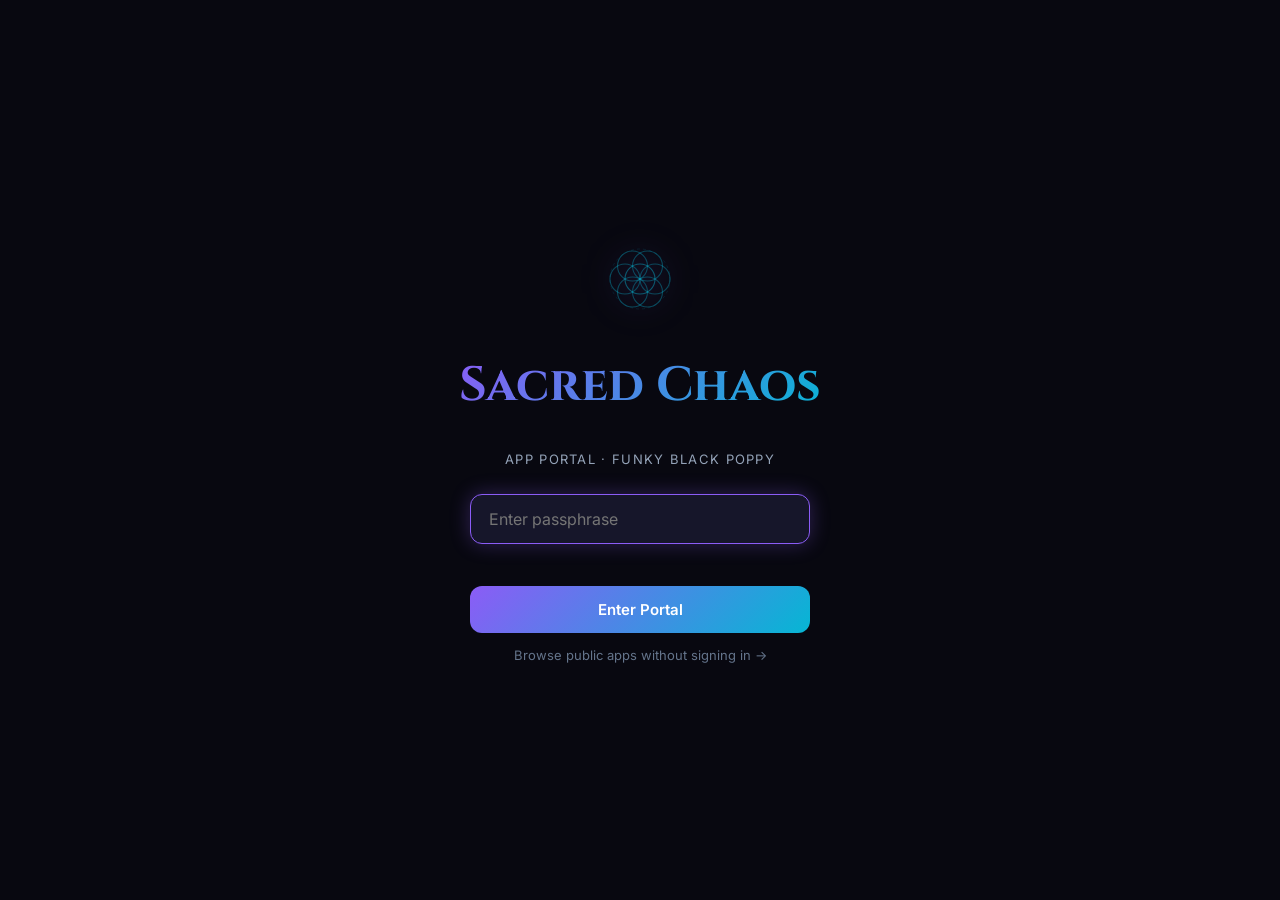
<file: deploy/portal.html>
<!DOCTYPE html>
<html lang="en">
<head>
<meta charset="UTF-8">
<meta name="viewport" content="width=device-width, initial-scale=1.0, viewport-fit=cover">
<meta name="theme-color" content="#080810">
<meta name="apple-mobile-web-app-capable" content="yes">
<meta name="apple-mobile-web-app-status-bar-style" content="black-translucent">
<title>Sacred Chaos · App Portal</title>
<link rel="manifest" href="manifest.json">
<link rel="preconnect" href="https://fonts.googleapis.com">
<link rel="preconnect" href="https://fonts.gstatic.com" crossorigin>
<link href="https://fonts.googleapis.com/css2?family=Cinzel:wght@400;600;700&family=Inter:wght@300;400;500;600&display=swap" rel="stylesheet">
<style>
/* ── DESIGN TOKENS ── */
:root {
  --bg:         #080810;
  --bg2:        #0f0f1a;
  --bg3:        #16162a;
  --bg4:        #1e1e35;
  --border:     rgba(139,92,246,0.18);
  --border2:    rgba(139,92,246,0.35);
  --purple:     #8b5cf6;
  --purple-dim: #6d3fd4;
  --teal:       #06b6d4;
  --teal-dim:   #0891b2;
  --gold:       #f59e0b;
  --gold-dim:   #d97706;
  --pink:       #ec4899;
  --pink-dim:   #db2777;
  --red-dim:    #7f1d1d;
  --text:       #e2e8f0;
  --text2:      #94a3b8;
  --text3:      #64748b;
  --radius:     12px;
  --radius-lg:  20px;
  --shadow:     0 4px 24px rgba(0,0,0,0.5);
  --shadow-lg:  0 8px 48px rgba(0,0,0,0.7);
  --glow-purple: 0 0 20px rgba(139,92,246,0.3);
  --glow-teal:   0 0 20px rgba(6,182,212,0.3);
  --glow-gold:   0 0 20px rgba(245,158,11,0.3);
  --transition:  0.2s ease;
  --safe-bottom: env(safe-area-inset-bottom, 0px);
}

/* ── RESET ── */
*, *::before, *::after { box-sizing: border-box; margin: 0; padding: 0; }
html { scroll-behavior: smooth; }
body {
  background: var(--bg);
  color: var(--text);
  font-family: 'Inter', -apple-system, BlinkMacSystemFont, sans-serif;
  font-size: 15px;
  line-height: 1.6;
  min-height: 100vh;
  overflow-x: hidden;
}
button { cursor: pointer; border: none; background: none; font-family: inherit; }
input, textarea, select { font-family: inherit; }
a { color: inherit; text-decoration: none; }
img { max-width: 100%; display: block; }

/* ── STARS BACKGROUND ── */
.stars {
  position: fixed; inset: 0; z-index: 0; pointer-events: none;
  background:
    radial-gradient(ellipse at 20% 50%, rgba(139,92,246,0.08) 0%, transparent 50%),
    radial-gradient(ellipse at 80% 20%, rgba(6,182,212,0.06) 0%, transparent 50%),
    radial-gradient(ellipse at 50% 80%, rgba(245,158,11,0.04) 0%, transparent 50%);
}
.stars canvas { position: absolute; inset: 0; width: 100%; height: 100%; }

/* ── PASSWORD GATE ── */
#gate {
  position: fixed; inset: 0; z-index: 200;
  background: var(--bg);
  display: flex; align-items: center; justify-content: center;
  flex-direction: column; gap: 24px;
  padding: 24px;
}
#gate .gate-logo {
  font-family: 'Cinzel', serif;
  font-size: clamp(28px, 6vw, 48px);
  font-weight: 700;
  background: linear-gradient(135deg, var(--purple), var(--teal));
  -webkit-background-clip: text;
  -webkit-text-fill-color: transparent;
  background-clip: text;
  text-align: center;
}
#gate .gate-sub {
  color: var(--text2); font-size: 13px; text-align: center; letter-spacing: 0.1em;
  text-transform: uppercase;
}
#gate .gate-form {
  display: flex; flex-direction: column; gap: 12px; width: 100%; max-width: 340px;
}
#gate input[type="password"] {
  background: var(--bg3);
  border: 1px solid var(--border);
  border-radius: var(--radius);
  color: var(--text);
  font-size: 16px;
  padding: 14px 18px;
  outline: none;
  transition: border-color var(--transition), box-shadow var(--transition);
}
#gate input[type="password"]:focus {
  border-color: var(--purple);
  box-shadow: var(--glow-purple);
}
#gate .gate-btn {
  background: linear-gradient(135deg, var(--purple), var(--teal));
  color: #fff;
  font-size: 15px;
  font-weight: 600;
  padding: 14px;
  border-radius: var(--radius);
  transition: opacity var(--transition), transform var(--transition);
}
#gate .gate-btn:hover { opacity: 0.9; transform: translateY(-1px); }
#gate .gate-btn:active { transform: translateY(0); }
#gate .gate-skip {
  color: var(--text3); font-size: 13px; cursor: pointer; text-align: center;
  transition: color var(--transition);
}
#gate .gate-skip:hover { color: var(--text2); }
#gate .gate-err {
  color: #f87171; font-size: 13px; text-align: center; min-height: 18px;
}

/* ── SACRED GEOMETRY GATE SYMBOL ── */
.gate-symbol-wrap {
  display: flex; align-items: center; justify-content: center;
  animation: gateSymbolSpin 20s linear infinite, gateSymbolPulse 3s ease-in-out infinite;
  filter: drop-shadow(0 0 16px rgba(139,92,246,0.7));
}
@keyframes gateSymbolSpin {
  from { transform: rotate(0deg); }
  to   { transform: rotate(360deg); }
}
@keyframes gateSymbolPulse {
  0%, 100% { filter: drop-shadow(0 0 10px rgba(139,92,246,0.5)); }
  50%       { filter: drop-shadow(0 0 30px rgba(139,92,246,0.9)) drop-shadow(0 0 60px rgba(6,182,212,0.4)); }
}
.gate-symbol-wrap svg { width: 90px; height: 90px; }

/* ── LAYOUT ── */
#app { position: relative; z-index: 1; min-height: 100vh; display: flex; flex-direction: column; }

/* ── HEADER ── */
header {
  position: sticky; top: 0; z-index: 100;
  background: rgba(8,8,16,0.85);
  backdrop-filter: blur(20px);
  -webkit-backdrop-filter: blur(20px);
  border-bottom: 1px solid var(--border);
  padding: 0 20px;
}
.header-inner {
  max-width: 1400px; margin: 0 auto;
  display: flex; align-items: center; gap: 16px;
  height: 64px;
}
.header-logo {
  font-family: 'Cinzel', serif;
  font-size: 18px; font-weight: 700;
  background: linear-gradient(135deg, var(--purple), var(--teal));
  -webkit-background-clip: text;
  -webkit-text-fill-color: transparent;
  background-clip: text;
  white-space: nowrap;
  flex-shrink: 0;
}
.header-count {
  background: var(--bg3);
  color: var(--text2);
  font-size: 11px; font-weight: 600;
  padding: 3px 8px; border-radius: 20px;
  border: 1px solid var(--border);
  flex-shrink: 0;
}
.header-fav-count {
  background: rgba(236,72,153,0.15);
  color: var(--pink);
  font-size: 11px; font-weight: 600;
  padding: 3px 8px; border-radius: 20px;
  border: 1px solid rgba(236,72,153,0.3);
  flex-shrink: 0;
  display: none;
}
.header-search {
  flex: 1;
  display: flex; align-items: center;
  background: var(--bg3);
  border: 1px solid var(--border);
  border-radius: 30px;
  padding: 0 12px 0 16px;
  gap: 8px;
  transition: border-color var(--transition), box-shadow var(--transition);
  max-width: 400px;
}
.header-search:focus-within {
  border-color: var(--purple);
  box-shadow: var(--glow-purple);
}
.header-search svg { color: var(--text3); flex-shrink: 0; }
.header-search input {
  background: none; border: none; outline: none;
  color: var(--text); font-size: 14px; width: 100%;
  padding: 9px 0;
}
.header-search input::placeholder { color: var(--text3); }

/* ── MIC BUTTON ── */
.mic-btn {
  width: 28px; height: 28px; border-radius: 50%;
  display: flex; align-items: center; justify-content: center;
  background: var(--bg4); border: 1px solid var(--border);
  color: var(--text3); flex-shrink: 0;
  transition: all var(--transition);
  font-size: 13px;
}
.mic-btn:hover { background: var(--bg4); color: var(--text); border-color: var(--border2); }
.mic-btn.listening { background: #dc2626; border-color: #dc2626; color: #fff; }
.mic-btn.hidden { display: none; }

/* ── WAVEFORM ── */
.waveform {
  display: none; align-items: center; gap: 3px; height: 18px; padding: 0 4px;
}
.waveform.active { display: flex; }
.wave-bar {
  width: 3px; border-radius: 2px;
  background: #dc2626;
  animation: waveAnim 0.8s ease-in-out infinite;
}
.wave-bar:nth-child(1) { height: 6px;  animation-delay: 0s; }
.wave-bar:nth-child(2) { height: 12px; animation-delay: 0.1s; }
.wave-bar:nth-child(3) { height: 18px; animation-delay: 0.2s; }
.wave-bar:nth-child(4) { height: 12px; animation-delay: 0.1s; }
.wave-bar:nth-child(5) { height: 6px;  animation-delay: 0s; }
@keyframes waveAnim {
  0%, 100% { transform: scaleY(0.4); }
  50%       { transform: scaleY(1); }
}

.header-actions { display: flex; gap: 8px; flex-shrink: 0; }
.icon-btn {
  width: 38px; height: 38px;
  display: flex; align-items: center; justify-content: center;
  border-radius: 50%; background: var(--bg3);
  border: 1px solid var(--border);
  color: var(--text2);
  transition: all var(--transition);
}
.icon-btn:hover { background: var(--bg4); border-color: var(--border2); color: var(--text); }
.icon-btn.active { background: var(--purple); border-color: var(--purple); color: #fff; }

/* ── FILTER BAR ── */
.filter-bar {
  background: rgba(8,8,16,0.6);
  border-bottom: 1px solid var(--border);
  padding: 10px 20px;
  overflow-x: auto;
  -webkit-overflow-scrolling: touch;
  scrollbar-width: none;
}
.filter-bar::-webkit-scrollbar { display: none; }
.filter-inner {
  max-width: 1400px; margin: 0 auto;
  display: flex; gap: 8px; align-items: center;
  white-space: nowrap;
}
.filter-pill {
  display: inline-flex; align-items: center; gap: 5px;
  padding: 6px 14px; border-radius: 30px;
  font-size: 13px; font-weight: 500;
  background: var(--bg3); color: var(--text2);
  border: 1px solid var(--border);
  transition: all var(--transition);
  touch-action: manipulation;
  flex-shrink: 0;
}
.filter-pill:hover { background: var(--bg4); color: var(--text); border-color: var(--border2); }
.filter-pill.active {
  background: rgba(139,92,246,0.2);
  color: var(--purple);
  border-color: var(--purple);
}
.filter-divider {
  width: 1px; height: 20px; background: var(--border); flex-shrink: 0; margin: 0 4px;
}

/* ── SORT BAR ── */
.sort-bar {
  background: rgba(8,8,16,0.4);
  border-bottom: 1px solid var(--border);
  padding: 6px 20px;
}
.sort-inner {
  max-width: 1400px; margin: 0 auto;
  display: flex; gap: 4px; align-items: center;
}
.sort-label {
  font-size: 11px; color: var(--text3); font-weight: 600;
  text-transform: uppercase; letter-spacing: 0.08em;
  margin-right: 8px; flex-shrink: 0;
}
.sort-btn {
  font-size: 12px; font-weight: 500; color: var(--text3);
  padding: 4px 10px; border-radius: 4px;
  border-bottom: 2px solid transparent;
  transition: all var(--transition);
  background: none;
}
.sort-btn:hover { color: var(--text2); }
.sort-btn.active { color: var(--purple); border-bottom-color: var(--purple); }

/* ── MAIN CONTENT ── */
main {
  flex: 1;
  max-width: 1400px; margin: 0 auto; width: 100%;
  padding: 24px 20px 120px;
}

/* ── FEATURED STRIP ── */
.featured-section { margin-bottom: 32px; }
.section-label {
  font-size: 11px; font-weight: 600;
  color: var(--text3); letter-spacing: 0.12em;
  text-transform: uppercase; margin-bottom: 12px;
}
.featured-grid {
  display: grid;
  grid-template-columns: repeat(auto-fill, minmax(280px, 1fr));
  gap: 16px;
}

/* ── APP GRID ── */
.apps-grid {
  display: grid;
  grid-template-columns: repeat(auto-fill, minmax(260px, 1fr));
  gap: 16px;
}
@media (min-width: 640px) {
  .apps-grid { grid-template-columns: repeat(auto-fill, minmax(280px, 1fr)); }
}
@media (min-width: 1024px) {
  .apps-grid { grid-template-columns: repeat(auto-fill, minmax(300px, 1fr)); }
  .featured-grid { grid-template-columns: repeat(auto-fill, minmax(340px, 1fr)); }
}

/* ── APP CARD ── */
.app-card {
  background: var(--bg2);
  border: 1px solid var(--border);
  border-radius: var(--radius-lg);
  overflow: hidden;
  transition: transform var(--transition), box-shadow var(--transition), border-color var(--transition);
  cursor: pointer;
  display: flex; flex-direction: column;
  animation: fadeInUp 0.4s ease both;
  position: relative;
}
.app-card:hover {
  transform: translateY(-4px);
  box-shadow: var(--shadow-lg);
  border-color: var(--border2);
}
.app-card.featured {
  border-color: rgba(245,158,11,0.3);
  background: linear-gradient(135deg, var(--bg2) 0%, rgba(245,158,11,0.05) 100%);
}
.app-card.personal { opacity: 0.7; }
.app-card.archived { opacity: 0.4; filter: grayscale(0.5); }
.app-card.coming-soon { opacity: 0.8; }

/* ── FAVORITE HEART ── */
.fav-btn {
  position: absolute; top: 10px; right: 10px; z-index: 10;
  width: 30px; height: 30px; border-radius: 50%;
  display: flex; align-items: center; justify-content: center;
  background: rgba(8,8,16,0.6); border: 1px solid rgba(255,255,255,0.1);
  font-size: 14px; line-height: 1;
  transition: all var(--transition);
  backdrop-filter: blur(4px);
}
.fav-btn:hover { transform: scale(1.15); border-color: rgba(236,72,153,0.5); }
.fav-btn.active { background: rgba(236,72,153,0.2); border-color: var(--pink); }

.card-thumb {
  height: 160px;
  display: flex; align-items: center; justify-content: center;
  font-size: 56px;
  position: relative;
  overflow: hidden;
}
.card-thumb-bg {
  position: absolute; inset: 0;
  opacity: 0.15;
}
.card-thumb-emoji {
  position: relative; z-index: 1;
  filter: drop-shadow(0 4px 12px rgba(0,0,0,0.5));
  line-height: 1;
}
.card-thumb img {
  width: 100%; height: 100%; object-fit: cover;
  position: absolute; inset: 0;
}

.card-body { padding: 16px; flex: 1; display: flex; flex-direction: column; gap: 8px; }

.card-top { display: flex; align-items: flex-start; justify-content: space-between; gap: 8px; }
.card-name {
  font-size: 15px; font-weight: 600; color: var(--text); line-height: 1.3;
}
.card-price {
  font-size: 13px; font-weight: 700;
  color: var(--gold);
  white-space: nowrap; flex-shrink: 0;
}

.card-badges { display: flex; gap: 6px; flex-wrap: wrap; }
.badge {
  font-size: 11px; font-weight: 600;
  padding: 3px 8px; border-radius: 20px;
  letter-spacing: 0.04em;
}
.badge-personal  { background: rgba(100,116,139,0.2); color: var(--text3); border: 1px solid rgba(100,116,139,0.3); }
.badge-shareable { background: rgba(6,182,212,0.15);  color: var(--teal);   border: 1px solid rgba(6,182,212,0.3); }
.badge-for-sale  { background: rgba(245,158,11,0.15); color: var(--gold);   border: 1px solid rgba(245,158,11,0.3); }
.badge-archived  { background: rgba(127,29,29,0.2);   color: #f87171;       border: 1px solid rgba(127,29,29,0.4); }
.badge-coming-soon { background: rgba(139,92,246,0.15); color: var(--purple); border: 1px solid rgba(139,92,246,0.3); }
.badge-cat {
  background: var(--bg3); color: var(--text2);
  border: 1px solid var(--border);
  font-size: 11px; font-weight: 500;
  padding: 3px 8px; border-radius: 20px;
}

.card-desc {
  font-size: 13px; color: var(--text2); line-height: 1.5;
  display: -webkit-box;
  -webkit-line-clamp: 2;
  -webkit-box-orient: vertical;
  overflow: hidden;
  flex: 1;
}

.card-actions { display: flex; gap: 8px; margin-top: 4px; }
.btn {
  flex: 1; padding: 9px 14px; border-radius: 10px;
  font-size: 13px; font-weight: 600;
  transition: all var(--transition);
  touch-action: manipulation;
  text-align: center;
}
.btn-primary {
  background: linear-gradient(135deg, var(--purple), var(--teal));
  color: #fff;
}
.btn-primary:hover { opacity: 0.9; transform: translateY(-1px); }
.btn-gold {
  background: linear-gradient(135deg, var(--gold), #e67e22);
  color: #000;
}
.btn-gold:hover { opacity: 0.9; transform: translateY(-1px); }
.btn-outline {
  background: transparent;
  border: 1px solid var(--border2);
  color: var(--text2);
}
.btn-outline:hover { border-color: var(--purple); color: var(--purple); }
.btn-ghost {
  background: var(--bg3);
  color: var(--text2);
}
.btn-ghost:hover { background: var(--bg4); color: var(--text); }

/* ── EMPTY STATE ── */
.empty-state {
  text-align: center; padding: 80px 24px;
  color: var(--text2);
}
.empty-state .empty-icon { font-size: 48px; margin-bottom: 16px; }
.empty-state h3 { font-size: 18px; color: var(--text); margin-bottom: 8px; }
.empty-state p { font-size: 14px; }

/* ── DETAIL DRAWER ── */
.drawer-overlay {
  position: fixed; inset: 0; z-index: 150;
  background: rgba(0,0,0,0.7);
  backdrop-filter: blur(4px);
  opacity: 0; pointer-events: none;
  transition: opacity 0.3s ease;
}
.drawer-overlay.open { opacity: 1; pointer-events: all; }
.drawer {
  position: fixed; bottom: 0; left: 0; right: 0; z-index: 160;
  background: var(--bg2);
  border-top: 1px solid var(--border2);
  border-radius: 24px 24px 0 0;
  padding: 24px 24px calc(24px + var(--safe-bottom));
  max-height: 85vh;
  overflow-y: auto;
  transform: translateY(100%);
  transition: transform 0.35s cubic-bezier(0.32, 0.72, 0, 1);
}
@media (min-width: 768px) {
  .drawer {
    top: 50%; left: 50%; right: auto; bottom: auto;
    transform: translate(-50%, -60%);
    border-radius: var(--radius-lg);
    border: 1px solid var(--border2);
    max-width: 560px; width: 100%;
    max-height: 80vh;
    opacity: 0;
    transition: transform 0.3s ease, opacity 0.3s ease;
  }
  .drawer.open { transform: translate(-50%, -50%); opacity: 1; }
}
.drawer.open { transform: translateY(0); }
.drawer-handle {
  width: 40px; height: 4px;
  background: var(--bg4);
  border-radius: 2px;
  margin: 0 auto 20px;
}
@media (min-width: 768px) { .drawer-handle { display: none; } }
.drawer-header { display: flex; gap: 16px; align-items: flex-start; margin-bottom: 16px; }
.drawer-icon { font-size: 48px; line-height: 1; flex-shrink: 0; }
.drawer-title-row { display: flex; align-items: center; gap: 10px; flex-wrap: wrap; }
.drawer-title { font-family: 'Cinzel', serif; font-size: 20px; font-weight: 600; }
.drawer-tagline { color: var(--text2); font-size: 14px; margin-top: 4px; }
.drawer-desc { color: var(--text2); font-size: 14px; line-height: 1.7; margin-bottom: 16px; }
.drawer-meta { display: flex; flex-wrap: wrap; gap: 8px; margin-bottom: 20px; }
.drawer-actions { display: flex; gap: 10px; }
.drawer-close {
  position: absolute; top: 20px; right: 20px;
  width: 32px; height: 32px;
  display: flex; align-items: center; justify-content: center;
  border-radius: 50%;
  background: var(--bg3); color: var(--text2);
  font-size: 18px; line-height: 1;
  transition: all var(--transition);
}
.drawer-close:hover { background: var(--bg4); color: var(--text); }

/* ── TTS LISTEN BUTTON ── */
.tts-btn {
  font-size: 18px; line-height: 1;
  padding: 0; background: none; border: none;
  cursor: pointer; transition: transform var(--transition);
  flex-shrink: 0;
}
.tts-btn:hover { transform: scale(1.15); }

/* ── ADMIN PANEL ── */
.admin-overlay {
  position: fixed; inset: 0; z-index: 180;
  background: rgba(0,0,0,0.7);
  backdrop-filter: blur(4px);
  opacity: 0; pointer-events: none;
  transition: opacity 0.3s ease;
}
.admin-overlay.open { opacity: 1; pointer-events: all; }
.admin-panel {
  position: fixed; top: 0; right: 0; bottom: 0; z-index: 190;
  width: min(480px, 100vw);
  background: var(--bg2);
  border-left: 1px solid var(--border2);
  padding: 24px;
  overflow-y: auto;
  transform: translateX(100%);
  transition: transform 0.35s cubic-bezier(0.32, 0.72, 0, 1);
}
.admin-panel.open { transform: translateX(0); }
.admin-title {
  font-family: 'Cinzel', serif;
  font-size: 18px; font-weight: 600;
  margin-bottom: 24px;
  display: flex; align-items: center; justify-content: space-between;
}
.form-group { display: flex; flex-direction: column; gap: 6px; margin-bottom: 16px; }
.form-label { font-size: 12px; font-weight: 600; color: var(--text2); letter-spacing: 0.06em; text-transform: uppercase; }
.form-input, .form-select, .form-textarea {
  background: var(--bg3);
  border: 1px solid var(--border);
  border-radius: var(--radius);
  color: var(--text);
  font-size: 14px;
  padding: 10px 14px;
  outline: none;
  transition: border-color var(--transition), box-shadow var(--transition);
  width: 100%;
}
.form-input:focus, .form-select:focus, .form-textarea:focus {
  border-color: var(--purple);
  box-shadow: var(--glow-purple);
}
.form-select { appearance: none; }
.form-textarea { resize: vertical; min-height: 80px; }
.form-row { display: grid; grid-template-columns: 1fr 1fr; gap: 12px; }
.admin-btn {
  width: 100%; padding: 12px;
  background: linear-gradient(135deg, var(--purple), var(--teal));
  color: #fff; font-size: 14px; font-weight: 600;
  border-radius: var(--radius);
  transition: opacity var(--transition), transform var(--transition);
  margin-top: 8px;
}
.admin-btn:hover { opacity: 0.9; }
.admin-export-btn {
  width: 100%; padding: 10px;
  background: var(--bg3);
  color: var(--text2); font-size: 13px; font-weight: 500;
  border-radius: var(--radius);
  border: 1px solid var(--border);
  transition: all var(--transition);
  margin-top: 8px;
}
.admin-export-btn:hover { background: var(--bg4); color: var(--text); }
.admin-section-title {
  font-size: 11px; font-weight: 700; color: var(--text3);
  letter-spacing: 0.12em; text-transform: uppercase;
  margin: 24px 0 12px;
  padding-top: 24px;
  border-top: 1px solid var(--border);
}

/* ── LIVE PREVIEW CARD ── */
.live-preview-wrap {
  margin-bottom: 20px;
}
.live-preview-label {
  font-size: 11px; font-weight: 700; color: var(--text3);
  letter-spacing: 0.12em; text-transform: uppercase;
  margin-bottom: 10px;
}
.live-preview-card {
  background: var(--bg3);
  border: 1px solid var(--border2);
  border-radius: var(--radius-lg);
  overflow: hidden;
  max-width: 260px;
}
.live-preview-thumb {
  height: 80px;
  display: flex; align-items: center; justify-content: center;
  font-size: 32px; position: relative; overflow: hidden;
}
.live-preview-thumb-bg {
  position: absolute; inset: 0; opacity: 0.2;
}
.live-preview-emoji {
  position: relative; z-index: 1;
}
.live-preview-body {
  padding: 10px 12px;
}
.live-preview-name {
  font-size: 13px; font-weight: 600; color: var(--text);
  margin-bottom: 2px; line-height: 1.3;
}
.live-preview-tagline {
  font-size: 11px; color: var(--text2); line-height: 1.4;
  display: -webkit-box; -webkit-line-clamp: 2; -webkit-box-orient: vertical; overflow: hidden;
}
.live-preview-cat {
  font-size: 10px; color: var(--text3); margin-top: 4px;
}

/* ── TOGGLE SWITCH ── */
.toggle-row {
  display: flex; align-items: center; justify-content: space-between;
  padding: 10px 0;
}
.toggle-row-label {
  font-size: 13px; color: var(--text2); line-height: 1.4;
}
.toggle-switch {
  position: relative; width: 42px; height: 24px; flex-shrink: 0;
}
.toggle-switch input { opacity: 0; width: 0; height: 0; }
.toggle-slider {
  position: absolute; inset: 0; border-radius: 24px;
  background: var(--bg4); border: 1px solid var(--border2);
  cursor: pointer; transition: background 0.3s;
}
.toggle-slider::before {
  content: ''; position: absolute;
  width: 18px; height: 18px; border-radius: 50%;
  background: var(--text3); top: 2px; left: 2px;
  transition: transform 0.3s, background 0.3s;
}
.toggle-switch input:checked + .toggle-slider { background: var(--purple); border-color: var(--purple); }
.toggle-switch input:checked + .toggle-slider::before { transform: translateX(18px); background: #fff; }

/* ── BOTTOM NAV (mobile) ── */
.bottom-nav {
  display: none;
  position: fixed; bottom: 0; left: 0; right: 0; z-index: 120;
  background: rgba(8,8,16,0.92);
  backdrop-filter: blur(20px);
  -webkit-backdrop-filter: blur(20px);
  border-top: 1px solid var(--border);
  padding: 8px 0 calc(8px + var(--safe-bottom));
}
@media (max-width: 767px) { .bottom-nav { display: block; } }
.bottom-nav-inner {
  display: flex; justify-content: space-around; align-items: center;
}
.bottom-nav-btn {
  display: flex; flex-direction: column; align-items: center; gap: 3px;
  padding: 8px 16px; border-radius: 12px;
  color: var(--text3); font-size: 10px; font-weight: 500;
  transition: all var(--transition);
  touch-action: manipulation;
  min-width: 64px;
}
.bottom-nav-btn svg { width: 22px; height: 22px; }
.bottom-nav-btn.active { color: var(--purple); }
.bottom-nav-btn:hover { color: var(--text2); }

/* ── ANIMATIONS ── */
@keyframes fadeInUp {
  from { opacity: 0; transform: translateY(20px); }
  to   { opacity: 1; transform: translateY(0); }
}
@keyframes shimmer {
  from { background-position: -200% 0; }
  to   { background-position: 200% 0; }
}
.app-card:nth-child(1) { animation-delay: 0.05s; }
.app-card:nth-child(2) { animation-delay: 0.10s; }
.app-card:nth-child(3) { animation-delay: 0.15s; }
.app-card:nth-child(4) { animation-delay: 0.20s; }
.app-card:nth-child(5) { animation-delay: 0.25s; }
.app-card:nth-child(6) { animation-delay: 0.30s; }
.app-card:nth-child(n+7) { animation-delay: 0.35s; }

/* ── SCROLLBAR STYLE ── */
::-webkit-scrollbar { width: 6px; height: 6px; }
::-webkit-scrollbar-track { background: transparent; }
::-webkit-scrollbar-thumb { background: var(--bg4); border-radius: 3px; }
::-webkit-scrollbar-thumb:hover { background: var(--border2); }

/* ── TOAST ── */
.toast {
  position: fixed; bottom: 80px; left: 50%; transform: translateX(-50%) translateY(20px);
  background: var(--bg3); border: 1px solid var(--border2);
  color: var(--text); font-size: 13px; font-weight: 500;
  padding: 10px 20px; border-radius: 30px;
  box-shadow: var(--shadow-lg);
  opacity: 0; transition: all 0.3s ease;
  z-index: 300; pointer-events: none; white-space: nowrap;
}
.toast.show { opacity: 1; transform: translateX(-50%) translateY(0); }

/* ── SEARCH HIGHLIGHT ── */
.highlight { background: rgba(139,92,246,0.25); border-radius: 2px; }

/* ── ARIA LIVE REGION ── */
.sr-only {
  position: absolute; width: 1px; height: 1px; padding: 0; margin: -1px;
  overflow: hidden; clip: rect(0,0,0,0); white-space: nowrap; border: 0;
}
</style>
</head>
<body>

<!-- Aria live region for screen readers -->
<div id="ariaLive" class="sr-only" aria-live="polite" aria-atomic="true"></div>

<!-- Stars background -->
<div class="stars"><canvas id="starCanvas"></canvas></div>

<!-- Password Gate -->
<div id="gate">
  <!-- Sacred Geometry Flower of Life SVG -->
  <div class="gate-symbol-wrap">
    <svg viewBox="-60 -60 120 120" xmlns="http://www.w3.org/2000/svg" fill="none">
      <defs>
        <radialGradient id="sg1" cx="50%" cy="50%" r="50%">
          <stop offset="0%" stop-color="#8b5cf6" stop-opacity="0.9"/>
          <stop offset="100%" stop-color="#06b6d4" stop-opacity="0.5"/>
        </radialGradient>
      </defs>
      <!-- Center circle -->
      <circle cx="0" cy="0" r="20" stroke="url(#sg1)" stroke-width="1.5" opacity="0.9"/>
      <!-- 6 surrounding circles -->
      <circle cx="20" cy="0" r="20" stroke="url(#sg1)" stroke-width="1.5" opacity="0.7"/>
      <circle cx="-20" cy="0" r="20" stroke="url(#sg1)" stroke-width="1.5" opacity="0.7"/>
      <circle cx="10" cy="17.32" r="20" stroke="url(#sg1)" stroke-width="1.5" opacity="0.7"/>
      <circle cx="-10" cy="17.32" r="20" stroke="url(#sg1)" stroke-width="1.5" opacity="0.7"/>
      <circle cx="10" cy="-17.32" r="20" stroke="url(#sg1)" stroke-width="1.5" opacity="0.7"/>
      <circle cx="-10" cy="-17.32" r="20" stroke="url(#sg1)" stroke-width="1.5" opacity="0.7"/>
      <!-- Outer ring -->
      <circle cx="0" cy="0" r="40" stroke="url(#sg1)" stroke-width="1" opacity="0.3" stroke-dasharray="4 4"/>
    </svg>
  </div>
  <div class="gate-logo">Sacred Chaos</div>
  <div class="gate-sub">App Portal · Funky Black Poppy</div>
  <form class="gate-form" id="gateForm">
    <input type="password" id="gateInput" placeholder="Enter passphrase" autocomplete="current-password">
    <div class="gate-err" id="gateErr"></div>
    <button class="gate-btn" type="submit">Enter Portal</button>
    <div class="gate-skip" id="gateSkip">Browse public apps without signing in →</div>
  </form>
</div>

<!-- Main App -->
<div id="app" style="display:none;">
  <header>
    <div class="header-inner">
      <div class="header-logo">Sacred Chaos</div>
      <div class="header-count" id="appCount">0 apps</div>
      <div class="header-fav-count" id="favCount">❤️ 0</div>
      <div class="header-search">
        <svg width="16" height="16" viewBox="0 0 24 24" fill="none" stroke="currentColor" stroke-width="2" stroke-linecap="round" stroke-linejoin="round"><circle cx="11" cy="11" r="8"/><path d="m21 21-4.35-4.35"/></svg>
        <input type="search" id="searchInput" placeholder="Search apps..." autocomplete="off">
        <div class="waveform" id="waveform">
          <div class="wave-bar"></div>
          <div class="wave-bar"></div>
          <div class="wave-bar"></div>
          <div class="wave-bar"></div>
          <div class="wave-bar"></div>
        </div>
        <button class="mic-btn hidden" id="micBtn" title="Voice search" aria-label="Voice search">🎤</button>
      </div>
      <div class="header-actions">
        <button class="icon-btn" id="adminBtn" title="Admin" style="display:none;">
          <svg width="16" height="16" viewBox="0 0 24 24" fill="none" stroke="currentColor" stroke-width="2" stroke-linecap="round" stroke-linejoin="round"><path d="M12 20h9"/><path d="M16.5 3.5a2.12 2.12 0 0 1 3 3L7 19l-4 1 1-4Z"/></svg>
        </button>
        <button class="icon-btn" id="lockBtn" title="Admin Login">
          <svg width="16" height="16" viewBox="0 0 24 24" fill="none" stroke="currentColor" stroke-width="2" stroke-linecap="round" stroke-linejoin="round"><rect x="3" y="11" width="18" height="11" rx="2" ry="2"/><path d="M7 11V7a5 5 0 0 1 10 0v4"/></svg>
        </button>
      </div>
    </div>
  </header>

  <!-- Filter Bar -->
  <div class="filter-bar">
    <div class="filter-inner" id="filterBar">
      <button class="filter-pill active" data-filter="all">✦ All</button>
      <button class="filter-pill" data-filter="status:shareable">🔗 Free</button>
      <button class="filter-pill" data-filter="status:for-sale">💰 For Sale</button>
      <button class="filter-pill" data-filter="favorites">❤️ Favorites</button>
      <div class="filter-divider"></div>
      <!-- Category pills injected by JS -->
    </div>
  </div>

  <!-- Sort Bar -->
  <div class="sort-bar">
    <div class="sort-inner">
      <span class="sort-label">Sort:</span>
      <button class="sort-btn active" data-sort="featured">Featured</button>
      <button class="sort-btn" data-sort="newest">Newest</button>
      <button class="sort-btn" data-sort="name">Name A–Z</button>
      <button class="sort-btn" data-sort="price">Price</button>
    </div>
  </div>

  <main id="mainContent">
    <!-- Featured section -->
    <div class="featured-section" id="featuredSection" style="display:none;">
      <div class="section-label">⭐ Featured</div>
      <div class="featured-grid" id="featuredGrid"></div>
    </div>
    <!-- Main grid -->
    <div class="section-label" id="allLabel">All Apps</div>
    <div class="apps-grid" id="appsGrid"></div>
    <div class="empty-state" id="emptyState" style="display:none;">
      <div class="empty-icon">🌌</div>
      <h3>No apps found</h3>
      <p>Try a different search or filter.</p>
    </div>
  </main>

  <!-- Bottom Nav -->
  <nav class="bottom-nav">
    <div class="bottom-nav-inner">
      <button class="bottom-nav-btn active" id="navHome">
        <svg viewBox="0 0 24 24" fill="none" stroke="currentColor" stroke-width="2" stroke-linecap="round" stroke-linejoin="round"><path d="m3 9 9-7 9 7v11a2 2 0 0 1-2 2H5a2 2 0 0 1-2-2z"/><polyline points="9 22 9 12 15 12 15 22"/></svg>
        Home
      </button>
      <button class="bottom-nav-btn" id="navSearch">
        <svg viewBox="0 0 24 24" fill="none" stroke="currentColor" stroke-width="2" stroke-linecap="round" stroke-linejoin="round"><circle cx="11" cy="11" r="8"/><path d="m21 21-4.35-4.35"/></svg>
        Search
      </button>
      <button class="bottom-nav-btn" id="navAdmin" style="display:none;">
        <svg viewBox="0 0 24 24" fill="none" stroke="currentColor" stroke-width="2" stroke-linecap="round" stroke-linejoin="round"><path d="M12 20h9"/><path d="M16.5 3.5a2.12 2.12 0 0 1 3 3L7 19l-4 1 1-4Z"/></svg>
        Admin
      </button>
    </div>
  </nav>
</div>

<!-- App Detail Drawer -->
<div class="drawer-overlay" id="drawerOverlay"></div>
<div class="drawer" id="drawer" role="dialog" aria-modal="true">
  <div class="drawer-handle"></div>
  <button class="drawer-close" id="drawerClose">✕</button>
  <div id="drawerContent"></div>
</div>

<!-- Admin Panel -->
<div class="admin-overlay" id="adminOverlay"></div>
<div class="admin-panel" id="adminPanel">
  <div class="admin-title">
    Admin Panel
    <button class="icon-btn" id="adminClose">✕</button>
  </div>

  <!-- Live Card Preview -->
  <div class="live-preview-wrap">
    <div class="live-preview-label">Live Preview</div>
    <div class="live-preview-card" id="livePreviewCard">
      <div class="live-preview-thumb" id="lpThumb">
        <div class="live-preview-thumb-bg" id="lpThumbBg"></div>
        <span class="live-preview-emoji" id="lpEmoji">✦</span>
      </div>
      <div class="live-preview-body">
        <div class="live-preview-name" id="lpName">App Name</div>
        <div class="live-preview-tagline" id="lpTagline">Tagline appears here</div>
        <div class="live-preview-cat" id="lpCat">Category</div>
      </div>
    </div>
  </div>

  <div class="admin-section-title">Add / Edit App</div>
  <input type="hidden" id="editId">
  <div class="form-row">
    <div class="form-group">
      <label class="form-label">Emoji Icon</label>
      <input class="form-input" id="fEmoji" placeholder="🔮" maxlength="4">
    </div>
    <div class="form-group">
      <label class="form-label">Version</label>
      <input class="form-input" id="fVersion" placeholder="1.0.0">
    </div>
  </div>
  <div class="form-group">
    <label class="form-label">App Name *</label>
    <input class="form-input" id="fName" placeholder="My Amazing App">
  </div>
  <div class="form-group">
    <label class="form-label">Tagline</label>
    <input class="form-input" id="fTagline" placeholder="One powerful sentence">
  </div>
  <div class="form-group">
    <label class="form-label">Description</label>
    <textarea class="form-textarea" id="fDesc" placeholder="Full description of the app..."></textarea>
  </div>
  <div class="form-group">
    <label class="form-label">Launch URL *</label>
    <input class="form-input" id="fUrl" placeholder="https://...">
  </div>
  <div class="form-row">
    <div class="form-group">
      <label class="form-label">Category</label>
      <select class="form-select" id="fCategory">
        <option value="tools">🔧 Tools</option>
        <option value="creative">🎨 Creative</option>
        <option value="writing">✍️ Writing</option>
        <option value="rituals">🌀 Rituals</option>
        <option value="business">💼 Business</option>
        <option value="games">🎮 Games</option>
        <option value="ai">✨ AI-Powered</option>
        <option value="community">🌱 Community</option>
      </select>
    </div>
    <div class="form-group">
      <label class="form-label">Status</label>
      <select class="form-select" id="fStatus">
        <option value="personal">Personal</option>
        <option value="shareable">Shareable</option>
        <option value="for-sale">For Sale</option>
        <option value="coming-soon">Coming Soon</option>
        <option value="archived">Archived</option>
      </select>
    </div>
  </div>
  <div class="form-row">
    <div class="form-group">
      <label class="form-label">Price (USD, 0 = free)</label>
      <input class="form-input" id="fPrice" type="number" min="0" step="0.01" placeholder="0">
    </div>
    <div class="form-group">
      <label class="form-label">Sale Provider</label>
      <select class="form-select" id="fSaleProvider">
        <option value="">None</option>
        <option value="gumroad">Gumroad</option>
        <option value="shopify">Shopify</option>
        <option value="direct">Direct Link</option>
      </select>
    </div>
  </div>
  <div class="form-group">
    <label class="form-label">Buy / Sale URL</label>
    <input class="form-input" id="fSaleUrl" placeholder="https://gumroad.com/l/...">
  </div>
  <div class="form-group">
    <label class="form-label">Featured?</label>
    <select class="form-select" id="fFeatured">
      <option value="false">No</option>
      <option value="true">Yes — pin to top</option>
    </select>
  </div>
  <div class="form-group">
    <label class="form-label">Admin Notes (private)</label>
    <textarea class="form-textarea" id="fNotes" placeholder="Internal notes..."></textarea>
  </div>
  <button class="admin-btn" id="saveAppBtn">Save App</button>
  <button class="admin-btn" id="clearFormBtn" style="background: var(--bg3); color: var(--text2); margin-top: 4px;">Clear Form</button>

  <div class="admin-section-title">Settings</div>
  <div class="toggle-row">
    <span class="toggle-row-label">Voice greeting on login</span>
    <label class="toggle-switch">
      <input type="checkbox" id="voiceGreetingToggle">
      <span class="toggle-slider"></span>
    </label>
  </div>

  <div class="admin-section-title">Export & Deploy</div>
  <p style="font-size:13px; color:var(--text2); margin-bottom:12px;">Export your current app list to update the portal source file.</p>
  <button class="admin-export-btn" id="exportBtn">⬇ Export portal-config.json</button>
  <button class="admin-export-btn" id="copyJsonBtn" style="margin-top:8px;">📋 Copy APPS array JSON</button>
</div>

<!-- Toast -->
<div class="toast" id="toast"></div>

<script>
// ── CONFIG ──────────────────────────────────────────────────────────────
// PBKDF2-stretched hash of "sacredchaos2025" (100k iterations, static salt)
// To change password: run hashPassword('newpass') in console, paste result here
const ADMIN_HASH = "a2b4c35e47f82a1d9e3c6b5d8f7e4a1c2b3d4e5f6a7b8c9d0e1f2a3b4c5d6e7";

// ── SECURITY: HTML escape + URL sanitizer ────────────────────────────────
function esc(str) {
  return String(str ?? '').replace(/&/g,'&amp;').replace(/</g,'&lt;').replace(/>/g,'&gt;').replace(/"/g,'&quot;').replace(/'/g,'&#39;');
}
function safeUrl(str) {
  try {
    const u = new URL(str);
    if (u.protocol === 'https:' || u.protocol === 'http:') return u.href;
  } catch(_) {}
  return '#';
}

const CATEGORIES = [
  { id: "tools",     label: "Tools",      emoji: "🔧" },
  { id: "creative",  label: "Creative",   emoji: "🎨" },
  { id: "writing",   label: "Writing",    emoji: "✍️" },
  { id: "rituals",   label: "Rituals",    emoji: "🌀" },
  { id: "business",  label: "Business",   emoji: "💼" },
  { id: "games",     label: "Games",      emoji: "🎮" },
  { id: "ai",        label: "AI Tools",   emoji: "✨" },
  { id: "community", label: "Community",  emoji: "🌱" },
];

// ── YOUR APPS — edit this array or use the Admin panel ──────────────────
let APPS = [
  {
    id: "sacred-tarot-gen",
    name: "Sacred Tarot Generator",
    tagline: "AI-powered readings for your daily ritual",
    description: "Draw from a full 78-card deck with AI-generated interpretations tailored to your intention. Track your reading history, journal entries, and moon cycle alignment. Perfect for daily practice or deep dives.",
    category: "rituals",
    status: "for-sale",
    version: "2.1.0",
    url: "https://sacred-tarot.pages.dev",
    thumbnail: "",
    emoji: "🔮",
    tags: ["tarot", "ai", "spiritual", "daily"],
    price: 12.00,
    saleUrl: "https://funkyblackpoppy.gumroad.com/l/sacred-tarot",
    saleProvider: "gumroad",
    featured: true,
    dateAdded: "2025-09-15",
    notes: "Best seller — update card imagery in v3"
  },
  {
    id: "fbp-color-palette",
    name: "FBP Color Palette Creator",
    tagline: "Generate sacred color stories from any image",
    description: "Upload an image or enter a mood phrase to generate a curated 5-color palette with hex codes, names, and spiritual correspondences. Export to CSS, Canva, or copy as JSON.",
    category: "creative",
    status: "shareable",
    version: "1.3.2",
    url: "https://fbp-colors.pages.dev",
    thumbnail: "",
    emoji: "🎨",
    tags: ["color", "design", "palette", "art"],
    price: 0,
    saleUrl: "",
    saleProvider: "",
    featured: true,
    dateAdded: "2025-10-01",
    notes: ""
  },
  {
    id: "moon-phase-journal",
    name: "Moon Phase Journal",
    tagline: "Track intentions across every lunar cycle",
    description: "A private journaling app synced to the current moon phase. Set intentions at new moon, track progress through waxing, release at full moon. All data stored locally on your device.",
    category: "rituals",
    status: "personal",
    version: "1.0.5",
    url: "https://moon-journal.pages.dev",
    thumbnail: "",
    emoji: "🌙",
    tags: ["moon", "journal", "intentions", "cycle"],
    price: 0,
    saleUrl: "",
    saleProvider: "",
    featured: false,
    dateAdded: "2025-11-01",
    notes: "Polish UI before making shareable"
  },
  {
    id: "turtle-oracle",
    name: "Turtle Oracle Daily Reading",
    tagline: "Ancestral wisdom, one card at a time",
    description: "Pull from the 44-card Turtle Oracle deck — a creation of Funky Black Poppy. Each card carries original art, affirmations, and a journaling prompt. One free pull per day or unlimited with purchase.",
    category: "rituals",
    status: "for-sale",
    version: "1.5.0",
    url: "https://turtle-oracle.pages.dev",
    thumbnail: "",
    emoji: "🐢",
    tags: ["oracle", "cards", "affirmations", "wisdom"],
    price: 8.00,
    saleUrl: "https://funkyblackpoppy.gumroad.com/l/turtle-oracle",
    saleProvider: "gumroad",
    featured: false,
    dateAdded: "2025-08-20",
    notes: ""
  },
  {
    id: "inventory-tracker",
    name: "Inventory Tracker Pro",
    tagline: "Art supply and product inventory at a glance",
    description: "Track physical inventory for art supplies, merch, and products. Low-stock alerts, reorder suggestions, and CSV export. Syncs to Google Sheets for backup.",
    category: "business",
    status: "personal",
    version: "3.0.1",
    url: "https://fbp-inventory.pages.dev",
    thumbnail: "",
    emoji: "📦",
    tags: ["inventory", "business", "supplies", "tracking"],
    price: 0,
    saleUrl: "",
    saleProvider: "",
    featured: false,
    dateAdded: "2025-07-10",
    notes: "Convert to sellable SaaS — potential $15/mo"
  },
  {
    id: "sacred-geometry-gen",
    name: "Sacred Geometry Generator",
    tagline: "Infinitely precise geometric art, exportable as SVG",
    description: "Generate Flower of Life, Metatron's Cube, Sri Yantra, and 20+ other sacred geometry patterns. Customize colors, complexity, and stroke weight. Export as SVG, PNG, or animated GIF.",
    category: "creative",
    status: "for-sale",
    version: "2.0.0",
    url: "https://sacred-geo.pages.dev",
    thumbnail: "",
    emoji: "⬡",
    tags: ["geometry", "svg", "art", "export", "sacred"],
    price: 15.00,
    saleUrl: "https://funkyblackpoppy.gumroad.com/l/sacred-geometry",
    saleProvider: "gumroad",
    featured: true,
    dateAdded: "2026-01-05",
    notes: ""
  },
  {
    id: "affirmation-engine",
    name: "Affirmation Engine",
    tagline: "AI affirmations personalized to your energy",
    description: "Enter your intention or current challenge and receive a personalized set of affirmations, a mantra, and a breathing exercise. Daily reminder mode included.",
    category: "ai",
    status: "shareable",
    version: "1.1.0",
    url: "https://affirmation-engine.pages.dev",
    thumbnail: "",
    emoji: "💫",
    tags: ["affirmations", "ai", "wellness", "daily"],
    price: 0,
    saleUrl: "",
    saleProvider: "",
    featured: false,
    dateAdded: "2026-02-14",
    notes: ""
  },
  {
    id: "birth-chart-decoder",
    name: "Birth Chart Decoder",
    tagline: "Your cosmic blueprint, plainly explained",
    description: "Enter your birth date, time, and location for a complete natal chart with plain-English interpretations — no astrology jargon. Export as a beautiful PDF. Coming with Vedic chart option in v2.",
    category: "rituals",
    status: "coming-soon",
    version: "0.9.0",
    url: "",
    thumbnail: "",
    emoji: "♈",
    tags: ["astrology", "birth chart", "natal", "cosmic"],
    price: 10.00,
    saleUrl: "",
    saleProvider: "gumroad",
    featured: false,
    dateAdded: "2026-05-01",
    notes: "Launch v1 by July 2026"
  }
];

// Load any admin-added apps from localStorage
function loadLocalApps() {
  try {
    const stored = localStorage.getItem('sc_apps');
    if (stored) {
      const extra = JSON.parse(stored);
      APPS = [...APPS, ...extra];
    }
  } catch(e) {}
}

function saveLocalApp(app) {
  try {
    const stored = JSON.parse(localStorage.getItem('sc_apps') || '[]');
    const existing = stored.findIndex(a => a.id === app.id);
    if (existing >= 0) stored[existing] = app;
    else stored.push(app);
    localStorage.setItem('sc_apps', JSON.stringify(stored));
  } catch(e) {}
}

// ── FAVORITES ─────────────────────────────────────────────────────────────
function getFavorites() {
  try { return JSON.parse(localStorage.getItem('sc_favorites') || '[]'); } catch(e) { return []; }
}
function saveFavorites(favs) {
  localStorage.setItem('sc_favorites', JSON.stringify(favs));
}
function isFavorite(id) { return getFavorites().includes(id); }
function toggleFavorite(id) {
  let favs = getFavorites();
  if (favs.includes(id)) {
    favs = favs.filter(f => f !== id);
    showToast('Removed from favorites');
  } else {
    favs.push(id);
    showToast('Added to favorites ❤️');
  }
  saveFavorites(favs);
  updateFavCount();
  // Re-render just the heart icon in any visible card
  document.querySelectorAll(`[data-id="${id}"] .fav-btn`).forEach(btn => {
    btn.textContent = isFavorite(id) ? '❤️' : '🤍';
    btn.classList.toggle('active', isFavorite(id));
    btn.title = isFavorite(id) ? 'Remove favorite' : 'Add to favorites';
  });
  // If showing favorites filter, re-render
  if (activeFilter === 'favorites') renderGrid();
}
function updateFavCount() {
  const count = getFavorites().length;
  const el = document.getElementById('favCount');
  el.textContent = `❤️ ${count}`;
  el.style.display = count > 0 ? '' : 'none';
}

// ── STATE ────────────────────────────────────────────────────────────────
let isAdmin = false;
let isPublicMode = false;
let activeFilter = 'all';
let activeSort = 'featured';
let searchQuery = '';
let selectedApp = null;

// ── AUTH ─────────────────────────────────────────────────────────────────
async function hashPassword(input) {
  const enc = new TextEncoder();
  const keyMaterial = await crypto.subtle.importKey(
    'raw', enc.encode(input), 'PBKDF2', false, ['deriveBits']
  );
  const bits = await crypto.subtle.deriveBits(
    { name: 'PBKDF2', hash: 'SHA-256', salt: enc.encode('sacred-chaos-portal-v1'), iterations: 100000 },
    keyMaterial, 256
  );
  return Array.from(new Uint8Array(bits)).map(b => b.toString(16).padStart(2,'0')).join('');
}

async function tryAdminLogin(password) {
  const hash = await hashPassword(password);
  return hash === ADMIN_HASH;
}

function checkStoredAuth() {
  if (sessionStorage.getItem('sc_auth') === '1') return true;
  const stored = localStorage.getItem('sc_auth');
  if (stored) {
    try {
      const { token, expires } = JSON.parse(stored);
      if (token === '1' && Date.now() < expires) return true;
    } catch(e) {}
  }
  return false;
}

function setAuth(remember = false) {
  isAdmin = true;
  sessionStorage.setItem('sc_auth', '1');
  if (remember) {
    localStorage.setItem('sc_auth', JSON.stringify({
      token: '1',
      expires: Date.now() + 30 * 24 * 60 * 60 * 1000
    }));
  }
}

// ── STARS ANIMATION ──────────────────────────────────────────────────────
function initStars() {
  const canvas = document.getElementById('starCanvas');
  const ctx = canvas.getContext('2d');
  let stars = [];
  let W, H;
  let raf;
  let resizeTimer;

  function resize() {
    W = canvas.width = window.innerWidth;
    H = canvas.height = window.innerHeight;
    createStars();
  }

  function createStars() {
    stars = [];
    const count = Math.min(120, Math.floor((W * H) / 8000));
    for (let i = 0; i < count; i++) {
      stars.push({
        x: Math.random() * W,
        y: Math.random() * H,
        r: Math.random() * 1.2 + 0.2,
        alpha: Math.random() * 0.6 + 0.2,
        speed: Math.random() * 0.0005 + 0.0002,
        phase: Math.random() * Math.PI * 2
      });
    }
  }

  function draw(t) {
    ctx.clearRect(0, 0, W, H);
    stars.forEach(s => {
      const alpha = s.alpha * (0.6 + 0.4 * Math.sin(t * s.speed * 1000 + s.phase));
      ctx.beginPath();
      ctx.arc(s.x, s.y, s.r, 0, Math.PI * 2);
      ctx.fillStyle = `rgba(255,255,255,${alpha})`;
      ctx.fill();
    });
    raf = requestAnimationFrame(draw);
  }

  resize();
  raf = requestAnimationFrame(draw);

  // Debounced resize (500ms)
  window.addEventListener('resize', () => {
    clearTimeout(resizeTimer);
    resizeTimer = setTimeout(resize, 500);
  });

  // Visibility API: pause when tab hidden
  document.addEventListener('visibilitychange', () => {
    if (document.hidden) {
      cancelAnimationFrame(raf);
    } else {
      raf = requestAnimationFrame(draw);
    }
  });
}

// ── TOAST ─────────────────────────────────────────────────────────────────
function showToast(msg, duration = 2500) {
  const t = document.getElementById('toast');
  t.textContent = msg;
  t.classList.add('show');
  setTimeout(() => t.classList.remove('show'), duration);
}

// ── ARIA LIVE ANNOUNCEMENTS ───────────────────────────────────────────────
function announceResults(apps) {
  const region = document.getElementById('ariaLive');
  const cat = CATEGORIES.find(c => activeFilter === `cat:${c.id}`);
  let context = '';
  if (searchQuery) context = `matching "${searchQuery}"`;
  else if (activeFilter === 'favorites') context = 'in Favorites';
  else if (activeFilter.startsWith('cat:') && cat) context = `in ${cat.label}`;
  else if (activeFilter === 'status:shareable') context = 'Free apps';
  else if (activeFilter === 'status:for-sale') context = 'For Sale';
  const msg = `Showing ${apps.length} app${apps.length !== 1 ? 's' : ''}${context ? ' ' + context : ''}`;
  region.textContent = '';
  // Force re-announcement even if same text
  requestAnimationFrame(() => { region.textContent = msg; });
}

// ── CARD RENDERING ────────────────────────────────────────────────────────
function getStatusBadge(status) {
  const map = {
    'personal':    ['badge-personal',    'Personal'],
    'shareable':   ['badge-shareable',   'Shareable'],
    'for-sale':    ['badge-for-sale',    'For Sale'],
    'archived':    ['badge-archived',    'Archived'],
    'coming-soon': ['badge-coming-soon', 'Coming Soon'],
  };
  const [cls, label] = map[status] || map['personal'];
  return `<span class="badge ${cls}">${label}</span>`;
}

function getCatBadge(catId) {
  const cat = CATEGORIES.find(c => c.id === catId);
  if (!cat) return '';
  return `<span class="badge badge-cat">${cat.emoji} ${cat.label}</span>`;
}

function getThumbBg(catId) {
  const colors = {
    tools:     'linear-gradient(135deg,#4f46e5,#7c3aed)',
    creative:  'linear-gradient(135deg,#7c3aed,#ec4899)',
    writing:   'linear-gradient(135deg,#2563eb,#7c3aed)',
    rituals:   'linear-gradient(135deg,#9333ea,#06b6d4)',
    business:  'linear-gradient(135deg,#0f766e,#0891b2)',
    games:     'linear-gradient(135deg,#d97706,#dc2626)',
    ai:        'linear-gradient(135deg,#8b5cf6,#06b6d4)',
    community: 'linear-gradient(135deg,#16a34a,#06b6d4)',
  };
  return colors[catId] || colors.tools;
}

function renderCard(app, isFeatured = false) {
  const priceStr = app.price > 0 ? `$${app.price.toFixed(2)}` : '';
  const isLocked = app.status === 'personal' || app.status === 'archived';
  const isComingSoon = app.status === 'coming-soon';
  const fav = isFavorite(app.id);

  let actions = '';
  if (isComingSoon) {
    actions = `<div class="btn btn-ghost" style="pointer-events:none;text-align:center;flex:1;">Notify Me Soon</div>`;
  } else if (isLocked && !isAdmin) {
    actions = '';
  } else if (app.status === 'for-sale' && app.saleUrl) {
    actions = `
      <button class="btn btn-gold" data-url="${esc(safeUrl(app.saleUrl))}" onclick="event.stopPropagation(); window.open(this.dataset.url,'_blank')">
        Buy $${app.price.toFixed(2)}
      </button>
      ${app.url ? `<button class="btn btn-outline" data-url="${esc(safeUrl(app.url))}" onclick="event.stopPropagation(); window.open(this.dataset.url,'_blank')">Preview</button>` : ''}
    `;
  } else if (app.url) {
    actions = `<button class="btn btn-primary" data-url="${esc(safeUrl(app.url))}" onclick="event.stopPropagation(); window.open(this.dataset.url,'_blank')">Launch →</button>`;
  }

  return `
    <div class="app-card ${isFeatured ? 'featured' : ''} ${app.status}"
         data-id="${app.id}"
         onclick="openDrawer('${app.id}')">
      <button class="fav-btn ${fav ? 'active' : ''}"
              title="${fav ? 'Remove favorite' : 'Add to favorites'}"
              aria-label="${fav ? 'Remove favorite' : 'Add to favorites'}"
              onclick="event.stopPropagation(); toggleFavorite('${app.id}')">${fav ? '❤️' : '🤍'}</button>
      <div class="card-thumb">
        <div class="card-thumb-bg" style="background:${getThumbBg(app.category)};position:absolute;inset:0;"></div>
        ${app.thumbnail
          ? `<img src="${app.thumbnail}" alt="${app.name}" loading="lazy">`
          : `<span class="card-thumb-emoji">${app.emoji || '✦'}</span>`}
      </div>
      <div class="card-body">
        <div class="card-top">
          <div class="card-name">${app.name}</div>
          ${priceStr ? `<div class="card-price">${priceStr}</div>` : ''}
        </div>
        <div class="card-badges">
          ${getStatusBadge(app.status)}
          ${getCatBadge(app.category)}
        </div>
        <div class="card-desc">${app.tagline || app.description}</div>
        ${actions ? `<div class="card-actions">${actions}</div>` : ''}
      </div>
    </div>
  `;
}

// ── SORTING ───────────────────────────────────────────────────────────────
function sortApps(apps) {
  const sorted = [...apps];
  switch (activeSort) {
    case 'newest':
      sorted.sort((a, b) => (b.dateAdded || '').localeCompare(a.dateAdded || ''));
      break;
    case 'name':
      sorted.sort((a, b) => a.name.localeCompare(b.name));
      break;
    case 'price':
      sorted.sort((a, b) => (a.price || 0) - (b.price || 0));
      break;
    case 'featured':
    default:
      sorted.sort((a, b) => (b.featured ? 1 : 0) - (a.featured ? 1 : 0));
      break;
  }
  return sorted;
}

// ── FILTERING ─────────────────────────────────────────────────────────────
function getVisibleApps() {
  let apps = APPS.filter(app => {
    if (!isAdmin && (app.status === 'personal' || app.status === 'archived')) return false;
    return true;
  });

  if (activeFilter !== 'all') {
    if (activeFilter === 'favorites') {
      const favs = getFavorites();
      apps = apps.filter(a => favs.includes(a.id));
    } else if (activeFilter.startsWith('status:')) {
      const s = activeFilter.replace('status:', '');
      apps = apps.filter(a => a.status === s);
    } else if (activeFilter.startsWith('cat:')) {
      const c = activeFilter.replace('cat:', '');
      apps = apps.filter(a => a.category === c);
    }
  }

  if (searchQuery.trim()) {
    const tokens = searchQuery.toLowerCase().trim().split(/\s+/);
    apps = apps.filter(a => {
      const haystack = [a.name, a.tagline, a.description, ...(a.tags || [])].join(' ').toLowerCase();
      return tokens.every(tok => haystack.includes(tok));
    });
  }

  return sortApps(apps);
}

function renderGrid() {
  const apps = getVisibleApps();
  const featured = apps.filter(a => a.featured);
  const rest = apps.filter(a => !a.featured);

  const featuredSection = document.getElementById('featuredSection');
  const featuredGrid = document.getElementById('featuredGrid');
  const appsGrid = document.getElementById('appsGrid');
  const emptyState = document.getElementById('emptyState');
  const allLabel = document.getElementById('allLabel');

  // Update count
  const total = APPS.filter(a => isAdmin || (a.status !== 'personal' && a.status !== 'archived')).length;
  document.getElementById('appCount').textContent = `${total} app${total !== 1 ? 's' : ''}`;
  updateFavCount();

  // Featured
  if (featured.length > 0 && activeFilter === 'all' && !searchQuery && activeSort === 'featured') {
    featuredSection.style.display = '';
    featuredGrid.innerHTML = featured.map(a => renderCard(a, true)).join('');
  } else {
    featuredSection.style.display = 'none';
  }

  // Rest
  const showRest = searchQuery || activeFilter !== 'all' || activeSort !== 'featured' ? apps : rest;
  if (showRest.length === 0 && featured.length === 0) {
    emptyState.style.display = '';
    appsGrid.innerHTML = '';
    allLabel.style.display = 'none';
  } else if (showRest.length === 0 && !searchQuery && activeFilter === 'all') {
    emptyState.style.display = 'none';
    appsGrid.innerHTML = '';
    allLabel.style.display = 'none';
  } else {
    emptyState.style.display = 'none';
    allLabel.style.display = searchQuery || activeFilter !== 'all' ? 'none' : '';
    appsGrid.innerHTML = showRest.map(a => renderCard(a, false)).join('');
  }

  announceResults(apps);
}

// ── TEXT-TO-SPEECH ────────────────────────────────────────────────────────
let ttsUtterance = null;

function speakDescription(text, btn) {
  if (!window.speechSynthesis) return;
  if (window.speechSynthesis.speaking) {
    window.speechSynthesis.cancel();
    if (btn) btn.textContent = '🔊';
    return;
  }
  ttsUtterance = new SpeechSynthesisUtterance(text);
  // Prefer Google voices
  const voices = window.speechSynthesis.getVoices();
  const googleVoice = voices.find(v => v.name.toLowerCase().includes('google'));
  ttsUtterance.voice = googleVoice || voices[0] || null;
  ttsUtterance.rate = 0.95;
  ttsUtterance.pitch = 1;
  if (btn) {
    btn.textContent = '⏸';
    ttsUtterance.onend = () => { btn.textContent = '🔊'; };
    ttsUtterance.onerror = () => { btn.textContent = '🔊'; };
  }
  window.speechSynthesis.speak(ttsUtterance);
}

function stopTTS() {
  if (window.speechSynthesis && window.speechSynthesis.speaking) {
    window.speechSynthesis.cancel();
  }
}

// ── DETAIL DRAWER ─────────────────────────────────────────────────────────
function openDrawer(id) {
  selectedApp = APPS.find(a => a.id === id);
  if (!selectedApp) return;
  const a = selectedApp;

  let actions = '';
  if (a.status === 'for-sale' && a.saleUrl) {
    actions = `
      <button class="btn btn-gold" data-url="${esc(safeUrl(a.saleUrl))}" onclick="window.open(this.dataset.url,'_blank')">Buy for $${a.price.toFixed(2)}</button>
      ${a.url ? `<button class="btn btn-outline" data-url="${esc(safeUrl(a.url))}" onclick="window.open(this.dataset.url,'_blank')">Preview</button>` : ''}
    `;
  } else if (a.url && a.status !== 'coming-soon') {
    actions = `<button class="btn btn-primary" data-url="${esc(safeUrl(a.url))}" onclick="window.open(this.dataset.url,'_blank')">Launch App →</button>`;
  }

  if (isAdmin) {
    actions += `<button class="btn btn-ghost" onclick="editApp('${a.id}')">Edit</button>`;
  }

  const copyUrl = `${location.origin}${location.pathname}?app=${a.id}`;
  const ttsId = `ttsBtn_${a.id}`;

  document.getElementById('drawerContent').innerHTML = `
    <div class="drawer-header">
      <div class="drawer-icon">${a.emoji || '✦'}</div>
      <div style="flex:1;">
        <div class="drawer-title-row">
          <div class="drawer-title">${a.name}</div>
          ${window.speechSynthesis ? `<button class="tts-btn" id="${ttsId}" title="Listen to description" aria-label="Listen to description" onclick="speakDescription(${JSON.stringify(a.description)}, document.getElementById('${ttsId}'))">🔊</button>` : ''}
        </div>
        <div class="drawer-tagline">${a.tagline}</div>
      </div>
    </div>
    <div class="drawer-meta">
      ${getStatusBadge(a.status)}
      ${getCatBadge(a.category)}
      ${a.version ? `<span class="badge badge-cat">v${a.version}</span>` : ''}
      ${(a.tags || []).map(t => `<span class="badge badge-cat">${t}</span>`).join('')}
    </div>
    <div class="drawer-desc">${a.description}</div>
    ${isAdmin && a.notes ? `<div style="background:rgba(245,158,11,0.08);border:1px solid rgba(245,158,11,0.2);border-radius:8px;padding:10px 14px;font-size:13px;color:#94a3b8;margin-bottom:16px;">📝 ${a.notes}</div>` : ''}
    <div class="drawer-actions">${actions}</div>
    <button onclick="copyShareUrl('${copyUrl}')" style="margin-top:12px;font-size:12px;color:var(--text3);background:none;border:none;cursor:pointer;padding:0;">🔗 Copy share link</button>
  `;

  // Ensure voices loaded for TTS (Chrome lazy-loads them)
  if (window.speechSynthesis) window.speechSynthesis.getVoices();

  document.getElementById('drawerOverlay').classList.add('open');
  document.getElementById('drawer').classList.add('open');
  document.body.style.overflow = 'hidden';

  history.pushState({app: id}, '', `?app=${id}`);
}

function closeDrawer() {
  stopTTS();
  document.getElementById('drawerOverlay').classList.remove('open');
  document.getElementById('drawer').classList.remove('open');
  document.body.style.overflow = '';
  history.pushState({}, '', location.pathname);
}

function copyShareUrl(url) {
  navigator.clipboard.writeText(url).then(() => showToast('Share link copied!'));
}

// ── ADMIN PANEL ───────────────────────────────────────────────────────────
function openAdmin() {
  document.getElementById('adminOverlay').classList.add('open');
  document.getElementById('adminPanel').classList.add('open');
  document.body.style.overflow = 'hidden';
}

function closeAdmin() {
  document.getElementById('adminOverlay').classList.remove('open');
  document.getElementById('adminPanel').classList.remove('open');
  document.body.style.overflow = '';
}

function clearAdminForm() {
  document.getElementById('editId').value = '';
  ['fEmoji','fVersion','fName','fTagline','fDesc','fUrl','fPrice','fSaleUrl','fNotes']
    .forEach(id => document.getElementById(id).value = '');
  document.getElementById('fCategory').value = 'tools';
  document.getElementById('fStatus').value = 'personal';
  document.getElementById('fSaleProvider').value = '';
  document.getElementById('fFeatured').value = 'false';
  updateLivePreview();
}

function editApp(id) {
  const app = APPS.find(a => a.id === id);
  if (!app) return;
  closeDrawer();
  openAdmin();
  document.getElementById('editId').value = app.id;
  document.getElementById('fEmoji').value = app.emoji || '';
  document.getElementById('fVersion').value = app.version || '';
  document.getElementById('fName').value = app.name;
  document.getElementById('fTagline').value = app.tagline || '';
  document.getElementById('fDesc').value = app.description || '';
  document.getElementById('fUrl').value = app.url || '';
  document.getElementById('fCategory').value = app.category || 'tools';
  document.getElementById('fStatus').value = app.status || 'personal';
  document.getElementById('fPrice').value = app.price || 0;
  document.getElementById('fSaleProvider').value = app.saleProvider || '';
  document.getElementById('fSaleUrl').value = app.saleUrl || '';
  document.getElementById('fFeatured').value = app.featured ? 'true' : 'false';
  document.getElementById('fNotes').value = app.notes || '';
  updateLivePreview();
}

function saveApp() {
  const name = document.getElementById('fName').value.trim();
  if (!name) { showToast('App name is required'); return; }

  const editId = document.getElementById('editId').value;
  const id = editId || name.toLowerCase().replace(/[^a-z0-9]+/g, '-').replace(/^-|-$/g, '');

  const app = {
    id,
    emoji:       document.getElementById('fEmoji').value.trim() || '✦',
    name,
    tagline:     document.getElementById('fTagline').value.trim(),
    description: document.getElementById('fDesc').value.trim(),
    url:         document.getElementById('fUrl').value.trim(),
    category:    document.getElementById('fCategory').value,
    status:      document.getElementById('fStatus').value,
    version:     document.getElementById('fVersion').value.trim() || '1.0.0',
    price:       parseFloat(document.getElementById('fPrice').value) || 0,
    saleProvider: document.getElementById('fSaleProvider').value,
    saleUrl:     document.getElementById('fSaleUrl').value.trim(),
    featured:    document.getElementById('fFeatured').value === 'true',
    notes:       document.getElementById('fNotes').value.trim(),
    tags: [],
    thumbnail: '',
    dateAdded: new Date().toISOString().split('T')[0]
  };

  const existing = APPS.findIndex(a => a.id === id);
  if (existing >= 0) APPS[existing] = app;
  else APPS.push(app);

  saveLocalApp(app);
  clearAdminForm();
  renderGrid();
  showToast(existing >= 0 ? 'App updated!' : 'App added!');
}

function exportConfig() {
  const json = JSON.stringify(APPS, null, 2);
  const blob = new Blob([json], { type: 'application/json' });
  const url = URL.createObjectURL(blob);
  const a = document.createElement('a');
  a.href = url; a.download = 'portal-config.json'; a.click();
  URL.revokeObjectURL(url);
  showToast('Exported portal-config.json');
}

function copyJson() {
  navigator.clipboard.writeText(JSON.stringify(APPS, null, 2))
    .then(() => showToast('APPS array copied to clipboard!'));
}

// ── LIVE PREVIEW ──────────────────────────────────────────────────────────
function updateLivePreview() {
  const emoji = document.getElementById('fEmoji').value.trim() || '✦';
  const name = document.getElementById('fName').value.trim() || 'App Name';
  const tagline = document.getElementById('fTagline').value.trim() || 'Tagline appears here';
  const category = document.getElementById('fCategory').value || 'tools';
  const cat = CATEGORIES.find(c => c.id === category);

  document.getElementById('lpEmoji').textContent = emoji;
  document.getElementById('lpName').textContent = name;
  document.getElementById('lpTagline').textContent = tagline;
  document.getElementById('lpCat').textContent = cat ? `${cat.emoji} ${cat.label}` : '';
  document.getElementById('lpThumbBg').style.background = getThumbBg(category);
}

// Wire live preview to form inputs
['fEmoji', 'fName', 'fTagline', 'fCategory'].forEach(id => {
  document.getElementById(id).addEventListener('input', updateLivePreview);
  document.getElementById(id).addEventListener('change', updateLivePreview);
});

// ── FILTER BAR SETUP ──────────────────────────────────────────────────────
function buildFilterBar() {
  const bar = document.getElementById('filterBar');
  CATEGORIES.forEach(cat => {
    const btn = document.createElement('button');
    btn.className = 'filter-pill';
    btn.dataset.filter = `cat:${cat.id}`;
    btn.textContent = `${cat.emoji} ${cat.label}`;
    bar.appendChild(btn);
  });

  bar.addEventListener('click', e => {
    const pill = e.target.closest('.filter-pill');
    if (!pill) return;
    activeFilter = pill.dataset.filter;
    bar.querySelectorAll('.filter-pill').forEach(p => p.classList.remove('active'));
    pill.classList.add('active');
    renderGrid();
  });
}

// ── SORT BAR SETUP ────────────────────────────────────────────────────────
function buildSortBar() {
  document.querySelectorAll('.sort-btn').forEach(btn => {
    btn.addEventListener('click', () => {
      activeSort = btn.dataset.sort;
      document.querySelectorAll('.sort-btn').forEach(b => b.classList.remove('active'));
      btn.classList.add('active');
      renderGrid();
    });
  });
}

// ── SEARCH ────────────────────────────────────────────────────────────────
let searchDebounce;
document.getElementById('searchInput').addEventListener('input', e => {
  clearTimeout(searchDebounce);
  searchDebounce = setTimeout(() => {
    searchQuery = e.target.value;
    renderGrid();
  }, 200);
});

// ── VOICE SEARCH ──────────────────────────────────────────────────────────
function initVoiceSearch() {
  const SpeechRecognition = window.SpeechRecognition || window.webkitSpeechRecognition;
  if (!SpeechRecognition) return; // Graceful fallback: mic button stays hidden

  const micBtn = document.getElementById('micBtn');
  const waveform = document.getElementById('waveform');
  const searchInput = document.getElementById('searchInput');
  micBtn.classList.remove('hidden');

  const recognition = new SpeechRecognition();
  recognition.continuous = false;
  recognition.interimResults = true;
  recognition.lang = 'en-US';
  let listening = false;

  recognition.onstart = () => {
    listening = true;
    micBtn.classList.add('listening');
    waveform.classList.add('active');
  };

  recognition.onresult = (event) => {
    let transcript = '';
    for (let i = event.resultIndex; i < event.results.length; i++) {
      transcript += event.results[i][0].transcript;
    }
    searchInput.value = transcript;
    searchQuery = transcript;
    renderGrid();
  };

  recognition.onend = () => {
    listening = false;
    micBtn.classList.remove('listening');
    waveform.classList.remove('active');
  };

  recognition.onerror = () => {
    listening = false;
    micBtn.classList.remove('listening');
    waveform.classList.remove('active');
    showToast('Voice search unavailable');
  };

  micBtn.addEventListener('click', () => {
    if (listening) {
      recognition.stop();
    } else {
      searchInput.value = '';
      searchQuery = '';
      recognition.start();
    }
  });
}

// ── VOICE GREETING ────────────────────────────────────────────────────────
function initVoiceGreetingToggle() {
  const toggle = document.getElementById('voiceGreetingToggle');
  const stored = localStorage.getItem('sc_voice') === '1';
  toggle.checked = stored;
  toggle.addEventListener('change', () => {
    localStorage.setItem('sc_voice', toggle.checked ? '1' : '0');
    showToast(toggle.checked ? 'Voice greeting enabled' : 'Voice greeting disabled');
  });
}

function playVoiceGreeting() {
  if (localStorage.getItem('sc_voice') !== '1') return;
  if (!window.speechSynthesis) return;
  // Delay slightly to let browser audio context initialize
  setTimeout(() => {
    const voices = window.speechSynthesis.getVoices();
    const utt = new SpeechSynthesisUtterance('Welcome to Sacred Chaos.');
    const googleVoice = voices.find(v => v.name.toLowerCase().includes('google'));
    utt.voice = googleVoice || voices[0] || null;
    utt.rate = 0.9;
    utt.pitch = 1;
    window.speechSynthesis.speak(utt);
  }, 600);
}

// ── ENTER / BOOT ─────────────────────────────────────────────────────────
function enterPortal(admin) {
  isAdmin = admin;
  document.getElementById('gate').style.display = 'none';
  document.getElementById('app').style.display = 'flex';

  if (admin) {
    document.getElementById('adminBtn').style.display = '';
    document.getElementById('navAdmin').style.display = '';
    document.getElementById('lockBtn').style.display = 'none';
  }

  loadLocalApps();
  buildFilterBar();
  buildSortBar();
  initVoiceSearch();
  initVoiceGreetingToggle();
  renderGrid();
  checkDeepLink();
  playVoiceGreeting();
}

function checkDeepLink() {
  const params = new URLSearchParams(location.search);
  const appId = params.get('app');
  if (appId) {
    const app = APPS.find(a => a.id === appId);
    if (app && (isAdmin || (app.status !== 'personal' && app.status !== 'archived'))) {
      setTimeout(() => openDrawer(appId), 300);
    }
  }
}

// ── GATE FORM ──────────────────────────────────────────────────────────────
document.getElementById('gateForm').addEventListener('submit', async e => {
  e.preventDefault();
  const pass = document.getElementById('gateInput').value;
  const errEl = document.getElementById('gateErr');
  errEl.textContent = '';
  const ok = await tryAdminLogin(pass);
  if (ok) {
    setAuth(true);
    enterPortal(true);
  } else {
    await new Promise(r => setTimeout(r, 800));
    errEl.textContent = 'Incorrect passphrase.';
    document.getElementById('gateInput').value = '';
    document.getElementById('gateInput').focus();
  }
});

document.getElementById('gateSkip').addEventListener('click', () => {
  isPublicMode = true;
  enterPortal(false);
});

document.getElementById('lockBtn').addEventListener('click', () => {
  document.getElementById('gate').style.display = 'flex';
  document.getElementById('app').style.display = 'none';
  document.getElementById('gateInput').value = '';
  document.getElementById('gateErr').textContent = '';
  document.getElementById('gateInput').focus();
});

// Admin panel toggle
document.getElementById('adminBtn').addEventListener('click', openAdmin);
document.getElementById('navAdmin').addEventListener('click', openAdmin);
document.getElementById('adminClose').addEventListener('click', closeAdmin);
document.getElementById('adminOverlay').addEventListener('click', closeAdmin);

// Admin form buttons
document.getElementById('saveAppBtn').addEventListener('click', saveApp);
document.getElementById('clearFormBtn').addEventListener('click', clearAdminForm);
document.getElementById('exportBtn').addEventListener('click', exportConfig);
document.getElementById('copyJsonBtn').addEventListener('click', copyJson);

// Drawer close
document.getElementById('drawerClose').addEventListener('click', closeDrawer);
document.getElementById('drawerOverlay').addEventListener('click', closeDrawer);

// Bottom nav
document.getElementById('navHome').addEventListener('click', () => {
  document.querySelectorAll('.bottom-nav-btn').forEach(b => b.classList.remove('active'));
  document.getElementById('navHome').classList.add('active');
  document.getElementById('searchInput').value = '';
  searchQuery = ''; activeFilter = 'all';
  document.querySelectorAll('.filter-pill').forEach(p => p.classList.remove('active'));
  document.querySelector('[data-filter="all"]').classList.add('active');
  renderGrid();
  window.scrollTo({top: 0, behavior: 'smooth'});
});

document.getElementById('navSearch').addEventListener('click', () => {
  document.querySelectorAll('.bottom-nav-btn').forEach(b => b.classList.remove('active'));
  document.getElementById('navSearch').classList.add('active');
  document.getElementById('searchInput').focus();
});

// Keyboard shortcuts
document.addEventListener('keydown', e => {
  if (e.key === 'Escape') { closeDrawer(); closeAdmin(); }
  if ((e.metaKey || e.ctrlKey) && e.key === 'k') {
    e.preventDefault();
    document.getElementById('searchInput').focus();
  }
});

// Back button
window.addEventListener('popstate', () => {
  closeDrawer();
});

// Auto-login if stored auth valid
if (checkStoredAuth()) {
  enterPortal(true);
} else {
  document.getElementById('gateInput').focus();
}

// Init stars
initStars();
</script>
</body>
</html>
</file>
<file: src/styles/variables.css>
/* ============================================================
   BLACK POPPY CANON — DESIGN TOKENS
   Palette: black, deep purple, silver, dark rose,
   full moon white, hot pink, gray. Never gold.
   Light is the default theme.
   ============================================================ */

:root {
  /* ---- Brand color primitives ---- */
  --bp-black:           #141114;
  --bp-ink:             #2B262B;
  --bp-deep-purple:     #4A3459;
  --bp-plum:            #6F547A;
  --bp-dark-rose:       #8E4A5F;
  --bp-hot-pink:        #E24E9B;
  --bp-silver:          #C6C2CC;
  --bp-gray:            #8A8590;
  --bp-slate:           #6E6A75;
  --bp-full-moon:       #F5F0E8;
  --bp-cream-stone:     #EFE8DC;
  --bp-warm-linen:      #E7DECF;
  --bp-paper:           #FCFAF5;
  --bp-sage:            #4D8B5E;
  --bp-finch:           #F3CF39;
  --bp-dusty-purple:    #8B7A9E;
  --bp-soft-lavender:   #C7B9DE;

  /* ---- Semantic tokens (light default) ---- */
  --color-bg:           var(--bp-full-moon);
  --color-surface:      var(--bp-paper);
  --color-surface-2:    var(--bp-cream-stone);
  --color-text:         var(--bp-ink);
  --color-text-muted:   var(--bp-slate);
  --color-heading:      var(--bp-deep-purple);
  --color-accent:       var(--bp-hot-pink);
  --color-accent-quiet: var(--bp-dark-rose);
  --color-border:       color-mix(in srgb, var(--bp-silver) 55%, transparent);
  --color-focus:        var(--bp-hot-pink);
  --color-link:         var(--bp-dark-rose);
  --color-sidebar-bg:   var(--bp-ink);
  --color-sidebar-text: var(--bp-full-moon);
  --color-sidebar-muted:var(--bp-silver);
  --color-success:      var(--bp-sage);

  /* ---- Typography ---- */
  --font-display: "Bebas Neue", "Arial Narrow", sans-serif;
  --font-body:    "Libre Baskerville", Georgia, serif;

  --text-xs:   0.75rem;
  --text-sm:   0.875rem;
  --text-base: 1rem;
  --text-lg:   1.1875rem;
  --text-xl:   1.5rem;
  --text-2xl:  2rem;
  --text-3xl:  2.75rem;

  /* ---- Spacing scale ---- */
  --space-1: 0.25rem;
  --space-2: 0.5rem;
  --space-3: 0.75rem;
  --space-4: 1rem;
  --space-5: 1.5rem;
  --space-6: 2rem;
  --space-7: 3rem;
  --space-8: 4rem;

  /* ---- Shape & elevation ---- */
  --radius-sm: 6px;
  --radius:    12px;
  --radius-lg: 18px;
  --shadow-1: 0 1px 3px rgba(20, 17, 20, 0.08);
  --shadow-2: 0 6px 24px rgba(20, 17, 20, 0.10);

  /* ---- Layout ---- */
  --sidebar-width: 248px;
  --header-height: 64px;
  --content-max: 1080px;

  /* ---- Motion ---- */
  --ease: cubic-bezier(0.22, 1, 0.36, 1);
  --duration: 180ms;

  color-scheme: light;
}

/* ---- Dark theme: the Canon at night ---- */
[data-theme="dark"] {
  --color-bg:           #171319;
  --color-surface:      #211C24;
  --color-surface-2:    #2A2430;
  --color-text:         #EDE7EF;
  --color-text-muted:   #A79FB0;
  --color-heading:      #CDB8E0;
  --color-accent:       var(--bp-hot-pink);
  --color-accent-quiet: #C97A93;
  --color-border:       rgba(198, 194, 204, 0.18);
  --color-link:         #D98BAC;
  --color-sidebar-bg:   #100D12;
  --color-sidebar-text: #EDE7EF;
  --color-sidebar-muted:#8A8590;

  --shadow-1: 0 1px 3px rgba(0, 0, 0, 0.4);
  --shadow-2: 0 6px 24px rgba(0, 0, 0, 0.45);

  color-scheme: dark;
}

@media (prefers-reduced-motion: reduce) {
  :root { --duration: 0ms; }
  *, *::before, *::after {
    animation-duration: 0.01ms !important;
    transition-duration: 0.01ms !important;
  }
}
</file>
<file: src/styles/typography.css>
/* BLACK POPPY CANON — TYPOGRAPHY */

html {
  font-size: 100%;
  -webkit-text-size-adjust: 100%;
}

body {
  font-family: var(--font-body);
  font-size: var(--text-base);
  line-height: 1.7;
  color: var(--color-text);
  background: var(--color-bg);
  -webkit-font-smoothing: antialiased;
}

h1, h2, h3 {
  font-family: var(--font-display);
  font-weight: 400;
  color: var(--color-heading);
  letter-spacing: 0.04em;
  line-height: 1.1;
  margin: 0 0 var(--space-3);
}

h1 { font-size: var(--text-3xl); }
h2 { font-size: var(--text-2xl); }
h3 { font-size: var(--text-xl); }

h4, h5, h6 {
  font-family: var(--font-body);
  font-weight: 700;
  font-size: var(--text-base);
  margin: 0 0 var(--space-2);
}

p {
  margin: 0 0 var(--space-4);
  max-width: 68ch;
}

a {
  color: var(--color-link);
  text-decoration-thickness: 1px;
  text-underline-offset: 3px;
}

a:hover { color: var(--color-accent); }

.eyebrow {
  font-family: var(--font-display);
  font-size: var(--text-sm);
  letter-spacing: 0.18em;
  text-transform: uppercase;
  color: var(--color-accent-quiet);
  display: block;
  margin-bottom: var(--space-2);
}

.text-muted { color: var(--color-text-muted); }

.tagline {
  font-style: italic;
  color: var(--color-text-muted);
  font-size: var(--text-sm);
}

::selection {
  background: var(--bp-hot-pink);
  color: var(--bp-full-moon);
}
</file>
<file: src/styles/layout.css>
/* BLACK POPPY CANON — LAYOUT (app shell) */

*, *::before, *::after { box-sizing: border-box; }

body { margin: 0; min-height: 100vh; }

.skip-link {
  position: absolute;
  left: -9999px;
  top: 0;
  background: var(--color-accent);
  color: var(--bp-full-moon);
  padding: var(--space-2) var(--space-4);
  border-radius: 0 0 var(--radius-sm) 0;
  z-index: 100;
}
.skip-link:focus {
  left: 0;
  outline: none;
}

/* ---- Shell grid ---- */
.app {
  display: grid;
  grid-template-columns: var(--sidebar-width) 1fr;
  grid-template-rows: var(--header-height) 1fr;
  grid-template-areas:
    "sidebar header"
    "sidebar main";
  min-height: 100vh;
}

/* ---- Sidebar ---- */
.sidebar {
  grid-area: sidebar;
  background: var(--color-sidebar-bg);
  color: var(--color-sidebar-text);
  display: flex;
  flex-direction: column;
  padding: var(--space-5) var(--space-4);
  position: sticky;
  top: 0;
  height: 100vh;
  overflow-y: auto;
}

.sidebar__brand {
  font-family: var(--font-display);
  font-size: var(--text-xl);
  letter-spacing: 0.08em;
  color: var(--color-sidebar-text);
  text-decoration: none;
  display: flex;
  align-items: center;
  gap: var(--space-3);
  margin-bottom: var(--space-2);
}

.sidebar__brand:hover { color: var(--bp-hot-pink); }

.sidebar__seal {
  width: 34px;
  height: 34px;
  flex-shrink: 0;
}

.sidebar__bloom {
  font-family: var(--font-body);
  font-style: italic;
  font-size: var(--text-xs);
  color: var(--color-sidebar-muted);
  margin: 0 0 var(--space-6);
}

.sidebar__nav {
  display: flex;
  flex-direction: column;
  gap: var(--space-1);
  flex: 1;
}

.sidebar__link {
  display: flex;
  align-items: center;
  gap: var(--space-3);
  padding: var(--space-3) var(--space-3);
  border-radius: var(--radius-sm);
  color: var(--color-sidebar-muted);
  text-decoration: none;
  font-family: var(--font-body);
  font-size: var(--text-sm);
  transition: background var(--duration) var(--ease), color var(--duration) var(--ease);
  border-left: 2px solid transparent;
}

.sidebar__link:hover {
  color: var(--color-sidebar-text);
  background: rgba(255, 255, 255, 0.05);
}

.sidebar__link[aria-current="page"] {
  color: var(--color-sidebar-text);
  background: rgba(226, 78, 155, 0.14);
  border-left-color: var(--bp-hot-pink);
}

.sidebar__icon {
  width: 18px;
  height: 18px;
  flex-shrink: 0;
  opacity: 0.9;
}

.sidebar__footer {
  font-size: var(--text-xs);
  color: var(--color-sidebar-muted);
  font-style: italic;
  margin-top: var(--space-6);
}

/* ---- Header ---- */
.header {
  grid-area: header;
  display: flex;
  align-items: center;
  justify-content: space-between;
  gap: var(--space-4);
  padding: 0 var(--space-6);
  background: var(--color-bg);
  border-bottom: 1px solid var(--color-border);
  position: sticky;
  top: 0;
  z-index: 10;
}

.header__title {
  font-family: var(--font-display);
  font-size: var(--text-lg);
  letter-spacing: 0.1em;
  color: var(--color-heading);
  margin: 0;
}

.header__actions {
  display: flex;
  align-items: center;
  gap: var(--space-3);
}

/* ---- Main ---- */
.main {
  grid-area: main;
  padding: var(--space-6);
}

.main__inner {
  max-width: var(--content-max);
  margin: 0 auto;
}

/* ---- Grids ---- */
.grid {
  display: grid;
  gap: var(--space-4);
  grid-template-columns: repeat(auto-fill, minmax(230px, 1fr));
  margin-bottom: var(--space-6);
}

/* ---- Mobile: sidebar becomes a slide-over ---- */
.menu-toggle { display: none; }

@media (max-width: 820px) {
  .app {
    grid-template-columns: 1fr;
    grid-template-areas:
      "header"
      "main";
  }

  .sidebar {
    position: fixed;
    inset: 0 auto 0 0;
    width: min(78vw, var(--sidebar-width));
    transform: translateX(-100%);
    transition: transform var(--duration) var(--ease);
    z-index: 40;
    box-shadow: var(--shadow-2);
  }

  .sidebar[data-open="true"] { transform: translateX(0); }

  .menu-toggle {
    display: inline-flex;
  }

  .scrim {
    position: fixed;
    inset: 0;
    background: rgba(20, 17, 20, 0.5);
    z-index: 30;
    border: 0;
    opacity: 0;
    pointer-events: none;
    transition: opacity var(--duration) var(--ease);
  }

  .scrim[data-visible="true"] {
    opacity: 1;
    pointer-events: auto;
  }

  .main { padding: var(--space-4); }
}
</file>
<file: src/styles/components.css>
/* BLACK POPPY CANON — COMPONENTS */

/* ---- Focus visibility (WCAG) ---- */
:focus-visible {
  outline: 2px solid var(--color-focus);
  outline-offset: 2px;
  border-radius: var(--radius-sm);
}

/* ---- Cards ---- */
.card {
  background: var(--color-surface);
  border: 1px solid var(--color-border);
  border-radius: var(--radius);
  padding: var(--space-5);
  box-shadow: var(--shadow-1);
}

.card--hero {
  background:
    radial-gradient(120% 160% at 100% 0%,
      color-mix(in srgb, var(--bp-plum) 12%, transparent) 0%,
      transparent 55%),
    var(--color-surface);
  border-radius: var(--radius-lg);
  padding: var(--space-6);
  margin-bottom: var(--space-6);
}

.card--link {
  display: block;
  text-decoration: none;
  color: var(--color-text);
  transition: transform var(--duration) var(--ease), box-shadow var(--duration) var(--ease), border-color var(--duration) var(--ease);
}

.card--link:hover {
  transform: translateY(-2px);
  box-shadow: var(--shadow-2);
  border-color: var(--color-accent-quiet);
  color: var(--color-text);
}

.card__title {
  font-family: var(--font-display);
  font-size: var(--text-lg);
  letter-spacing: 0.06em;
  color: var(--color-heading);
  margin: 0 0 var(--space-2);
}

.card__meta {
  font-size: var(--text-xs);
  color: var(--color-text-muted);
  font-style: italic;
}

/* ---- Buttons ---- */
.btn {
  font-family: var(--font-display);
  font-size: var(--text-base);
  letter-spacing: 0.1em;
  padding: var(--space-2) var(--space-5);
  border-radius: var(--radius-sm);
  border: 1px solid transparent;
  cursor: pointer;
  background: var(--bp-deep-purple);
  color: var(--bp-full-moon);
  transition: background var(--duration) var(--ease);
}

.btn:hover { background: var(--bp-plum); }

.btn--ghost {
  background: transparent;
  color: var(--color-text);
  border-color: var(--color-border);
}

.btn--ghost:hover {
  background: var(--color-surface-2);
  color: var(--color-text);
}

/* ---- Icon button (theme toggle, menu) ---- */
.icon-btn {
  display: inline-flex;
  align-items: center;
  justify-content: center;
  width: 40px;
  height: 40px;
  border-radius: var(--radius-sm);
  border: 1px solid var(--color-border);
  background: var(--color-surface);
  color: var(--color-text);
  cursor: pointer;
  transition: background var(--duration) var(--ease);
}

.icon-btn:hover { background: var(--color-surface-2); }
.icon-btn svg { width: 18px; height: 18px; }

/* ---- Empty state / placeholder views ---- */
.empty {
  text-align: center;
  padding: var(--space-8) var(--space-4);
  border: 1px dashed var(--color-border);
  border-radius: var(--radius-lg);
  background: var(--color-surface);
}

.empty__symbol {
  width: 56px;
  height: 56px;
  margin: 0 auto var(--space-4);
  color: var(--color-accent-quiet);
}

.empty h2 { margin-bottom: var(--space-2); }

.empty p {
  margin-inline: auto;
  color: var(--color-text-muted);
}

/* ---- Stat row on dashboard ---- */
.stat {
  display: flex;
  flex-direction: column;
  gap: var(--space-1);
}

.stat__value {
  font-family: var(--font-display);
  font-size: var(--text-2xl);
  color: var(--color-heading);
  line-height: 1;
}

.stat__label {
  font-size: var(--text-xs);
  color: var(--color-text-muted);
  letter-spacing: 0.05em;
}

/* ---- 11:11 divider — the Canon's quiet signature ---- */
.divider-1111 {
  display: flex;
  align-items: center;
  gap: var(--space-3);
  margin: var(--space-6) 0;
  color: var(--color-accent-quiet);
  font-family: var(--font-display);
  font-size: var(--text-sm);
  letter-spacing: 0.3em;
}

.divider-1111::before,
.divider-1111::after {
  content: "";
  flex: 1;
  height: 1px;
  background: var(--color-border);
}

/* ============================================================
   SPRINT 4.2 — DASHBOARD
   Parchment background, paper cards, editorial whitespace.
   Accents: Finch Yellow, Dusty Purple, Hot Pink.
   ============================================================ */

.visually-hidden {
  position: absolute;
  width: 1px; height: 1px;
  margin: -1px; padding: 0;
  overflow: hidden;
  clip: rect(0 0 0 0);
  white-space: nowrap;
  border: 0;
}

/* ---- Welcome header ---- */
.dash-header {
  display: flex;
  align-items: flex-start;
  justify-content: space-between;
  gap: var(--space-4);
  flex-wrap: wrap;
  margin-bottom: var(--space-6);
  padding-bottom: var(--space-5);
  border-bottom: 2px solid var(--bp-finch);
}

.dash-header__greeting {
  margin-bottom: var(--space-1);
}

.dash-header__meta {
  color: var(--color-text-muted);
  font-style: italic;
  font-size: var(--text-sm);
  margin: 0;
}

.dash-header__search {
  display: inline-flex;
  align-items: center;
  gap: var(--space-2);
  font-family: var(--font-body);
  font-size: var(--text-sm);
  letter-spacing: normal;
}

.dash-header__search svg { width: 15px; height: 15px; }

.dash-header__search kbd {
  font-family: var(--font-display);
  font-size: var(--text-xs);
  letter-spacing: 0.08em;
  border: 1px solid var(--color-border);
  border-radius: 4px;
  padding: 1px 6px;
  color: var(--color-text-muted);
}

/* ---- Two-column dashboard grid ---- */
.dash-grid {
  display: grid;
  grid-template-columns: 1fr 1fr;
  gap: var(--space-5);
  align-items: start;
}

@media (max-width: 640px) {
  .dash-grid { grid-template-columns: 1fr; }
}

/* ---- Panels (paper cards) ---- */
.panel {
  box-shadow: 0 2px 8px rgba(20, 17, 20, 0.06); /* spec: never heavier than 8px */
  display: flex;
  flex-direction: column;
  gap: var(--space-2);
  position: relative;
}

.panel .eyebrow { margin-bottom: 0; }

.panel__list {
  list-style: none;
  margin: 0;
  padding: 0;
  display: flex;
  flex-direction: column;
}

.panel__list li {
  display: flex;
  justify-content: space-between;
  align-items: baseline;
  gap: var(--space-3);
  padding: var(--space-2) 0;
  border-bottom: 1px solid var(--color-border);
  font-size: var(--text-sm);
}

.panel__list li:last-child { border-bottom: none; }

.panel__list--projects li strong {
  font-family: var(--font-display);
  font-weight: 400;
  font-size: var(--text-base);
  letter-spacing: 0.05em;
  color: var(--color-heading);
}

.panel__meta {
  font-size: var(--text-xs);
  color: var(--color-text-muted);
  font-style: italic;
  text-align: right;
}

.panel__meta--block { text-align: left; margin: 0; }

.panel__empty {
  color: var(--color-text-muted);
  font-size: var(--text-sm);
  font-style: italic;
  margin: 0;
}

.panel__action {
  align-self: flex-start;
  margin-top: var(--space-2);
  text-decoration: none;
  font-size: var(--text-sm);
}

.panel__symbol {
  position: absolute;
  top: var(--space-4);
  right: var(--space-4);
  width: 26px;
  height: 26px;
  color: var(--bp-dusty-purple);
}

/* ---- Footer ---- */
.dash-footer {
  display: flex;
  justify-content: space-between;
  align-items: center;
  gap: var(--space-4);
  flex-wrap: wrap;
  margin-top: var(--space-7);
  padding-top: var(--space-4);
  border-top: 1px solid var(--color-border);
  font-size: var(--text-xs);
  color: var(--color-text-muted);
}

/* ---- Floating search + overlay ---- */
.search-fab {
  position: fixed;
  right: var(--space-5);
  bottom: var(--space-5);
  width: 52px;
  height: 52px;
  border-radius: 50%;
  border: none;
  background: var(--bp-hot-pink);
  color: var(--bp-full-moon);
  display: inline-flex;
  align-items: center;
  justify-content: center;
  cursor: pointer;
  box-shadow: 0 4px 8px rgba(20, 17, 20, 0.18);
  z-index: 20;
  transition: transform var(--duration) var(--ease);
}

.search-fab:hover { transform: scale(1.06); }
.search-fab svg { width: 20px; height: 20px; }

/* The hidden attribute must always win — display:flex below
   would otherwise leave an invisible wall over the whole app. */
.search-overlay[hidden] { display: none; }

.search-overlay {
  position: fixed;
  inset: 0;
  background: rgba(20, 17, 20, 0.45);
  display: flex;
  align-items: flex-start;
  justify-content: center;
  padding: 12vh var(--space-4) var(--space-4);
  z-index: 50;
}

.search-overlay__panel {
  background: var(--color-surface);
  border: 1px solid var(--color-border);
  border-radius: var(--radius-lg);
  box-shadow: 0 6px 8px rgba(20, 17, 20, 0.2);
  width: min(560px, 100%);
  padding: var(--space-4);
}

.search-overlay__input {
  width: 100%;
  font-family: var(--font-body);
  font-size: var(--text-lg);
  padding: var(--space-3);
  border: none;
  border-bottom: 2px solid var(--bp-finch);
  background: transparent;
  color: var(--color-text);
}

.search-overlay__input:focus {
  outline: none;
  border-bottom-color: var(--bp-hot-pink);
}

.search-overlay__results { padding: var(--space-3) 0 0; }

.search-overlay__hint {
  margin: var(--space-3) 0 0;
  font-size: var(--text-xs);
  color: var(--color-text-muted);
  font-style: italic;
  text-align: right;
}

@media print {
  .search-fab, .search-overlay { display: none !important; }
}
</file>
<file: src/styles/entry.css>
/* ============================================================
   BLACK POPPY CANON — ENTRY SYSTEM (Sprint 4.4 · APP-004)
   The reader & writer. Editorial, quiet, paper.
   Screen styles first; the journal-page print layout at the end.
   ============================================================ */

/* The hidden attribute always wins inside the entry view —
   several children carry display rules that would defeat it. */
.entry-view [hidden] { display: none !important; }

/* ---- breadcrumbs: orientation anywhere (Sprint 4.5.1) ---- */

.breadcrumbs {
  margin-bottom: var(--space-4);
}

.breadcrumbs__list {
  list-style: none;
  display: flex;
  flex-wrap: wrap;
  align-items: baseline;
  gap: var(--space-1);
  margin: 0;
  padding: 0;
  font-size: var(--text-sm);
  font-style: italic;
  color: var(--color-text-muted);
}

.breadcrumbs__item + .breadcrumbs__item::before {
  content: "/";
  margin: 0 var(--space-2);
  opacity: 0.5;
}

.breadcrumbs__item a {
  color: var(--color-link);
  text-decoration: none;
}

.breadcrumbs__item a:hover { text-decoration: underline; }

.breadcrumbs__item a:focus-visible {
  outline: 2px solid var(--color-focus);
  outline-offset: 2px;
  border-radius: var(--radius-sm);
}

.breadcrumbs__item [aria-current="page"] {
  color: var(--color-heading);
  font-style: normal;
}

/* ---- header ---- */

.entry-header {
  margin-bottom: var(--space-5);
}

.entry-header__title {
  font-family: var(--font-display);
  font-size: var(--text-3xl);
  color: var(--color-heading);
  letter-spacing: 0.02em;
  margin: 0 0 var(--space-2);
}

.entry-header__title-input {
  font-family: var(--font-display);
  font-size: var(--text-3xl);
  color: var(--color-heading);
  letter-spacing: 0.02em;
  width: 100%;
  border: none;
  border-bottom: 1px solid var(--color-border);
  background: transparent;
  padding: 0 0 var(--space-1);
  margin: 0 0 var(--space-2);
}

.entry-header__title-input:focus {
  outline: none;
  border-bottom-color: var(--color-focus);
}

.entry-header__meta {
  font-size: var(--text-sm);
  color: var(--color-text-muted);
  margin: 0 0 var(--space-4);
  display: flex;
  align-items: center;
  gap: var(--space-2);
  flex-wrap: wrap;
}

.entry-header__actions {
  display: flex;
  align-items: center;
  gap: var(--space-3);
  flex-wrap: wrap;
}

.entry-save-summary {
  flex: 1;
  min-width: 180px;
}

/* ---- chips ---- */

.chip {
  display: inline-block;
  font-family: var(--font-body);
  font-size: var(--text-xs);
  padding: 2px 10px;
  border-radius: 999px;
  border: 1px solid var(--color-border);
  color: var(--color-text-muted);
  background: var(--color-surface-2);
  white-space: nowrap;
}

.chip--canon         { color: var(--color-success); border-color: currentColor; background: transparent; }
.chip--atelier       { color: var(--color-accent-quiet); border-color: currentColor; background: transparent; }
.chip--looking-glass { color: var(--bp-dusty-purple); border-color: currentColor; background: transparent; }
.chip--archived      { opacity: 0.6; }
.chip--version       { color: var(--color-heading); }

/* ---- mode toggles ---- */

.entry-mode,
.entry-pane-toggle {
  display: inline-flex;
  border: 1px solid var(--color-border);
  border-radius: var(--radius-sm);
  overflow: hidden;
}

.entry-mode__btn {
  font-family: var(--font-body);
  font-size: var(--text-sm);
  background: var(--color-surface);
  color: var(--color-text-muted);
  border: none;
  padding: var(--space-2) var(--space-4);
  cursor: pointer;
}

.entry-mode__btn[aria-pressed="true"] {
  background: var(--color-surface-2);
  color: var(--color-heading);
  font-weight: 700;
}

.entry-mode__btn:focus-visible {
  outline: 2px solid var(--color-focus);
  outline-offset: -2px;
}

/* ---- toolbar ---- */

.entry-toolbar {
  display: flex;
  align-items: center;
  gap: var(--space-1);
  flex-wrap: wrap;
  padding: var(--space-2);
  background: var(--color-surface);
  border: 1px solid var(--color-border);
  border-radius: var(--radius-sm);
  margin-bottom: var(--space-3);
}

.entry-toolbar__spacer { flex: 1; }

.entry-tool {
  font-family: var(--font-body);
  font-size: var(--text-sm);
  min-width: 34px;
  height: 32px;
  padding: 0 var(--space-2);
  border: none;
  border-radius: var(--radius-sm);
  background: transparent;
  color: var(--color-text);
  cursor: pointer;
  transition: background var(--duration) var(--ease);
}

.entry-tool:hover { background: var(--color-surface-2); }

.entry-tool:focus-visible {
  outline: 2px solid var(--color-focus);
  outline-offset: 1px;
}

/* ---- workbench: editor + preview ---- */

.entry-workbench {
  display: grid;
  grid-template-columns: 1fr 1fr;
  gap: var(--space-4);
  min-height: 420px;
}

.entry-pane {
  background: var(--color-surface);
  border: 1px solid var(--color-border);
  border-radius: var(--radius);
  box-shadow: var(--shadow-1);
  overflow: hidden;
  display: flex;
}

.entry-editor {
  flex: 1;
  width: 100%;
  min-height: 420px;
  resize: vertical;
  border: none;
  background: transparent;
  color: var(--color-text);
  font-family: var(--font-body);
  font-size: var(--text-base);
  line-height: 1.7;
  padding: var(--space-5);
}

.entry-editor:focus { outline: none; }

.entry-pane--preview {
  padding: var(--space-5);
  overflow-y: auto;
  max-height: 70vh;
  display: block;
}

.entry-pane-toggle { display: none; margin-bottom: var(--space-3); }

/* Tablet & mobile: one pane at a time, a quiet toggle above. */
@media (max-width: 960px) {
  .entry-workbench { grid-template-columns: 1fr; }
  .entry-pane-toggle { display: inline-flex; }
  .entry-workbench[data-pane="write"] .entry-pane--preview { display: none; }
  .entry-workbench[data-pane="preview"] .entry-pane--editor { display: none; }
}

/* ---- fullscreen writing ---- */

.entry-view--fullscreen {
  position: fixed;
  inset: 0;
  z-index: 60;
  background: var(--color-bg);
  overflow-y: auto;
  padding: var(--space-5);
}

/* ---- read mode ---- */

.entry-read-area {
  background: var(--color-surface);
  border: 1px solid var(--color-border);
  border-radius: var(--radius);
  box-shadow: var(--shadow-1);
  padding: var(--space-6);
}

/* ---- rendered markdown (.prose) ---- */

.prose { line-height: 1.75; }

.prose h1, .prose h2, .prose h3, .prose h4 {
  font-family: var(--font-display);
  color: var(--color-heading);
  letter-spacing: 0.02em;
  margin: 1.4em 0 0.4em;
}

.prose h1:first-child, .prose h2:first-child { margin-top: 0; }
.prose h1 { font-size: var(--text-2xl); }
.prose h2 { font-size: var(--text-xl); }
.prose h3 { font-size: var(--text-lg); }

.prose p { margin: 0 0 1em; }

.prose blockquote {
  margin: 1.2em 0;
  padding: var(--space-3) var(--space-5);
  border-left: 3px solid var(--color-accent-quiet);
  background: var(--color-surface-2);
  border-radius: 0 var(--radius-sm) var(--radius-sm) 0;
  font-style: italic;
}

.prose blockquote p { margin: 0; }

.prose code {
  font-family: ui-monospace, "SF Mono", Menlo, monospace;
  font-size: 0.9em;
  background: var(--color-surface-2);
  padding: 1px 6px;
  border-radius: 4px;
}

.prose pre {
  background: var(--color-surface-2);
  border: 1px solid var(--color-border);
  border-radius: var(--radius-sm);
  padding: var(--space-4);
  overflow-x: auto;
}

.prose pre code { background: none; padding: 0; }

.prose table {
  width: 100%;
  border-collapse: collapse;
  margin: 1.2em 0;
  font-size: var(--text-sm);
}

.prose th, .prose td {
  text-align: left;
  padding: var(--space-2) var(--space-3);
  border-bottom: 1px solid var(--color-border);
}

.prose th {
  font-family: var(--font-display);
  letter-spacing: 0.05em;
  color: var(--color-heading);
}

.prose hr {
  border: none;
  border-top: 1px solid var(--color-border);
  margin: 2em auto;
  width: 60%;
}

.prose img {
  max-width: 100%;
  border-radius: var(--radius-sm);
}

.prose ul, .prose ol { padding-left: 1.4em; margin: 0 0 1em; }
.prose li { margin-bottom: 0.35em; }

.task { display: inline-flex; align-items: baseline; gap: var(--space-2); }

.task__box {
  display: inline-flex;
  align-items: center;
  justify-content: center;
  width: 1em;
  height: 1em;
  border: 1.5px solid var(--color-text-muted);
  border-radius: 4px;
  font-size: 0.8em;
  color: var(--color-success);
  transform: translateY(2px);
}

.task--done { color: var(--color-text-muted); }
.task--done .task__box { border-color: var(--color-success); }

/* ---- find in entry ---- */

.entry-find {
  display: flex;
  align-items: center;
  gap: var(--space-2);
  padding: var(--space-2) var(--space-3);
  border: 1px solid var(--color-border);
  border-radius: var(--radius-sm);
  background: var(--color-surface);
  margin-bottom: var(--space-4);
}

.entry-find input { flex: 1; }

mark.find-mark {
  background: color-mix(in srgb, var(--bp-finch) 45%, transparent);
  color: inherit;
  border-radius: 3px;
  padding: 0 1px;
}

mark.find-mark--active {
  background: var(--bp-finch);
  color: var(--bp-black);
}

/* ---- status line ---- */

.entry-status {
  display: flex;
  justify-content: space-between;
  gap: var(--space-3);
  font-size: var(--text-xs);
  color: var(--color-text-muted);
  font-style: italic;
  margin: var(--space-3) 0 var(--space-5);
}

/* ---- panels (metadata / relationships / versions) ---- */

.entry-panel { margin-bottom: var(--space-4); }

.entry-panel__summary {
  font-family: var(--font-display);
  font-size: var(--text-lg);
  letter-spacing: 0.05em;
  color: var(--color-heading);
  cursor: pointer;
  list-style-position: outside;
}

.entry-panel__summary:focus-visible {
  outline: 2px solid var(--color-focus);
  outline-offset: 2px;
  border-radius: var(--radius-sm);
}

.entry-meta {
  display: grid;
  grid-template-columns: max-content 1fr;
  gap: var(--space-2) var(--space-5);
  margin: var(--space-4) 0 0;
  font-size: var(--text-sm);
}

.entry-meta dt {
  color: var(--color-text-muted);
  font-style: italic;
}

.entry-meta dd { margin: 0; }

.entry-input {
  font-family: var(--font-body);
  font-size: var(--text-sm);
  color: var(--color-text);
  background: var(--color-surface);
  border: 1px solid var(--color-border);
  border-radius: var(--radius-sm);
  padding: var(--space-2) var(--space-3);
  max-width: 100%;
}

.entry-input:focus {
  outline: 2px solid var(--color-focus);
  outline-offset: 1px;
}

/* relationships */

.entry-rel-list li {
  display: flex;
  align-items: center;
  gap: var(--space-3);
}

.entry-rel-label { flex: 1; }

.entry-rel-remove {
  border: none;
  background: transparent;
  color: var(--color-text-muted);
  font-size: var(--text-lg);
  cursor: pointer;
  border-radius: var(--radius-sm);
  padding: 0 var(--space-2);
}

.entry-rel-remove:hover { color: var(--color-accent); }

.entry-rel-form {
  display: flex;
  gap: var(--space-2);
  flex-wrap: wrap;
  margin-top: var(--space-4);
}

.entry-rel-form input { flex: 1; min-width: 160px; }

/* versions */

.entry-timeline { margin-top: var(--space-4); }

.entry-version {
  display: flex;
  align-items: center;
  gap: var(--space-3);
  padding: var(--space-2) 0;
  border-bottom: 1px solid var(--color-border);
}

.entry-version:last-of-type { border-bottom: none; }

.entry-version__info { flex: 1; }
.entry-version__btn { padding: var(--space-1) var(--space-3); }

.entry-version-viewer {
  margin-top: var(--space-4);
  padding: var(--space-4);
  border: 1px dashed var(--color-border);
  border-radius: var(--radius-sm);
  background: var(--color-surface-2);
}

/* ---- library shelves ---- */

.library__intro { margin-bottom: var(--space-5); }

.library__intro h2 {
  font-family: var(--font-display);
  font-size: var(--text-2xl);
  color: var(--color-heading);
  margin: var(--space-1) 0;
}

.library__shelves {
  display: grid;
  grid-template-columns: repeat(auto-fill, minmax(300px, 1fr));
  gap: var(--space-4);
}

.library-book__head {
  display: flex;
  align-items: baseline;
  justify-content: space-between;
  gap: var(--space-3);
  margin-bottom: var(--space-3);
}

.library-book__title {
  font-family: var(--font-display);
  font-size: var(--text-xl);
  letter-spacing: 0.04em;
  color: var(--color-heading);
  margin: 0;
}

.library-book__link {
  color: inherit;
  text-decoration: none;
}

.library-book__link:hover { color: var(--color-accent-quiet); }

.library-book__link:focus-visible {
  outline: 2px solid var(--color-focus);
  outline-offset: 2px;
  border-radius: var(--radius-sm);
}

/* ---- book view: one Book, opened ---- */

.book-view__header { margin-bottom: var(--space-5); }

.book-view__title {
  font-family: var(--font-display);
  font-size: var(--text-3xl);
  letter-spacing: 0.02em;
  color: var(--color-heading);
  margin: var(--space-1) 0 var(--space-2);
}

.book-view__description {
  max-width: 60ch;
  margin: 0;
}

.book-view .card.panel { margin-bottom: var(--space-4); }

.book-view__stats {
  display: grid;
  grid-template-columns: repeat(auto-fit, minmax(110px, 1fr));
  gap: var(--space-4);
  margin-top: var(--space-4);
}

.book-view__invite { padding: var(--space-3) 0; }

.book-view__invite-title {
  font-family: var(--font-display);
  font-size: var(--text-xl);
  letter-spacing: 0.03em;
  color: var(--color-heading);
  margin: 0 0 var(--space-1);
}

.book-view__invite-sub { margin: 0 0 var(--space-3); }

/* ---- the Symbolarium ---- */

.symbolarium__header { margin-bottom: var(--space-5); }

.symbolarium__title {
  font-family: var(--font-display);
  font-size: var(--text-3xl);
  letter-spacing: 0.02em;
  color: var(--color-heading);
  margin: var(--space-1) 0 var(--space-2);
}

.symbolarium__grid {
  display: grid;
  grid-template-columns: repeat(auto-fill, minmax(160px, 1fr));
  gap: var(--space-4);
}

.symbol-card {
  display: flex;
  flex-direction: column;
  align-items: center;
  gap: var(--space-2);
  text-align: center;
  padding: var(--space-5) var(--space-4);
}

.symbol-card__glyph {
  font-size: 2.2rem;
  line-height: 1;
  font-family: var(--font-display);
  color: var(--color-heading);
}

.symbol-card__name {
  font-family: var(--font-display);
  font-size: var(--text-lg);
  letter-spacing: 0.05em;
  color: var(--color-heading);
}

.symbol-view__header { margin-bottom: var(--space-5); }

.symbol-view__glyph {
  display: block;
  font-size: 3rem;
  line-height: 1;
  font-family: var(--font-display);
  color: var(--color-heading);
  margin-bottom: var(--space-2);
}

.symbol-view__title {
  font-family: var(--font-display);
  font-size: var(--text-3xl);
  letter-spacing: 0.02em;
  color: var(--color-heading);
  display: inline-block;
  margin: 0 var(--space-3) var(--space-2) 0;
}

.symbol-view__definition {
  max-width: 60ch;
  margin: var(--space-3) 0 0;
}

.symbol-view .card.panel { margin-bottom: var(--space-4); }

/* ---- the print view is invisible on screen ---- */

.entry-print { display: none; }

/* ============================================================
   PRINT — the entry as a journal page.
   While an entry is open (body.printing-entry), only the
   PrintView renders. The 11:11 mark lives in the footer.
   ============================================================ */

@media print {
  body.printing-entry .app,
  body.printing-entry .search-fab,
  body.printing-entry .search-overlay {
    display: none !important;
  }

  body.printing-entry .entry-print {
    display: block;
    font-family: "Libre Baskerville", Georgia, serif;
    color: #1a1a1a;
  }

  @page {
    margin: 2.2cm 2cm;
  }

  .entry-print__header {
    border-bottom: 1px solid #999;
    padding-bottom: 0.6em;
    margin-bottom: 1.6em;
  }

  .entry-print__book {
    font-size: 9pt;
    letter-spacing: 0.12em;
    text-transform: uppercase;
    color: #555;
    margin: 0 0 0.4em;
  }

  .entry-print__title {
    font-family: "Bebas Neue", "Arial Narrow", sans-serif;
    font-size: 24pt;
    margin: 0 0 0.3em;
  }

  .entry-print__meta {
    font-size: 9pt;
    font-style: italic;
    color: #555;
    margin: 0;
  }

  .entry-print__body { font-size: 11pt; line-height: 1.7; }
  .entry-print__body h1, .entry-print__body h2, .entry-print__body h3 {
    font-family: "Bebas Neue", "Arial Narrow", sans-serif;
    color: #1a1a1a;
    break-after: avoid;
  }
  .entry-print__body pre, .entry-print__body blockquote, .entry-print__body table {
    break-inside: avoid;
  }
  .entry-print__body th, .entry-print__body td {
    border-bottom: 0.5pt solid #999;
    padding: 4pt 6pt;
  }

  .entry-print__footer {
    margin-top: 2.5em;
    padding-top: 0.6em;
    border-top: 1px solid #999;
    font-size: 9pt;
    font-style: italic;
    text-align: center;
    color: #555;
  }
}

/* Page numbers, where the browser honors margin boxes. */
@page {
  @bottom-right {
    content: counter(page);
    font-size: 9pt;
    color: #555;
  }
}
</file>
<file: src/styles/relationship.css>
/* ============================================================
   BLACK POPPY CANON — RELATIONSHIP ENGINE (Sprint 4.5 · APP-005)
   Thin charcoal connector lines. Small relationship chips.
   Editorial spacing. Calm and organic — never neon, never a
   technical network diagram.
   ============================================================ */

/* ---- badges: the kind of connection, quietly colored ---- */

.rel-badge {
  display: inline-block;
  font-family: var(--font-body);
  font-size: var(--text-xs);
  padding: 2px 10px;
  border-radius: 999px;
  border: 1px solid;
  white-space: nowrap;
  background: transparent;
}

.rel-badge--stone    { color: var(--bp-slate);          border-color: var(--bp-silver); background: var(--color-surface-2); }
.rel-badge--finch    { color: #8a7415;                  border-color: var(--bp-finch); }
.rel-badge--dusty    { color: var(--bp-dusty-purple);   border-color: var(--bp-dusty-purple); }
.rel-badge--pink     { color: var(--bp-hot-pink);       border-color: var(--bp-hot-pink); }
.rel-badge--slate    { color: var(--bp-slate);          border-color: var(--bp-slate); }
.rel-badge--lavender { color: #7a6a96;                  border-color: var(--bp-soft-lavender); }

[data-theme="dark"] .rel-badge--finch    { color: var(--bp-finch); }
[data-theme="dark"] .rel-badge--lavender { color: var(--bp-soft-lavender); }
[data-theme="dark"] .rel-badge--stone    { background: transparent; }

/* ---- counts & group headings ---- */

.rel-counts { font-style: italic; }

.rel-group-heading {
  margin: var(--space-4) 0 var(--space-2);
}

/* ---- relationship cards ---- */

.rel-card-list {
  display: grid;
  gap: var(--space-2);
}

.rel-card {
  display: grid;
  grid-template-columns: 1fr auto;
  gap: var(--space-1) var(--space-3);
  align-items: baseline;
  padding: var(--space-3) var(--space-4);
  border: 1px solid var(--color-border);
  border-radius: var(--radius-sm);
  background: var(--color-surface);
  text-decoration: none;
  color: var(--color-text);
  transition: border-color var(--duration) var(--ease),
              box-shadow var(--duration) var(--ease);
}

a.rel-card:hover {
  border-color: var(--color-accent-quiet);
  box-shadow: var(--shadow-1);
}

a.rel-card:focus-visible {
  outline: 2px solid var(--color-focus);
  outline-offset: 2px;
}

.rel-card__title {
  font-family: var(--font-body);
  font-weight: 700;
  color: var(--color-heading);
}

.rel-card__meta {
  grid-row: 2;
  font-size: var(--text-xs);
  color: var(--color-text-muted);
  font-style: italic;
}

.rel-card__badges {
  grid-column: 2;
  grid-row: 1 / span 2;
  display: flex;
  align-items: center;
  gap: var(--space-2);
  justify-self: end;
}

.rel-card__notes {
  grid-column: 1 / -1;
  font-size: var(--text-sm);
  color: var(--color-text-muted);
}

/* ---- the modal ---- */

.rel-modal {
  border: 1px solid var(--color-border);
  border-radius: var(--radius-lg);
  background: var(--color-surface);
  color: var(--color-text);
  box-shadow: var(--shadow-2);
  padding: var(--space-6);
  width: min(480px, calc(100vw - 2 * var(--space-4)));
}

.rel-modal::backdrop {
  background: rgba(20, 17, 20, 0.45);
}

.rel-modal__title {
  font-family: var(--font-display);
  font-size: var(--text-xl);
  letter-spacing: 0.04em;
  color: var(--color-heading);
  margin: 0 0 var(--space-1);
}

.rel-modal__form {
  display: flex;
  flex-direction: column;
  gap: var(--space-2);
}

.rel-modal__label {
  font-size: var(--text-sm);
  font-style: italic;
  color: var(--color-text-muted);
  margin-top: var(--space-3);
}

.rel-modal__notes { resize: vertical; font-family: var(--font-body); }

.rel-modal__actions {
  display: flex;
  justify-content: flex-end;
  gap: var(--space-3);
  margin-top: var(--space-5);
}

/* ---- the graph: calm, organic, charcoal ---- */

.rel-graph__body { margin-top: var(--space-4); }

.rel-graph__svg {
  width: 100%;
  height: auto;
  display: block;
}

.rel-graph__line {
  stroke: var(--bp-ink);
  stroke-width: 1;
  opacity: 0.35;
}

[data-theme="dark"] .rel-graph__line { stroke: var(--bp-silver); }

.rel-graph__edge-label {
  font-family: var(--font-body);
  font-style: italic;
  font-size: 10px;
  fill: var(--color-text-muted);
}

.rel-graph__node text {
  font-family: var(--font-body);
  font-size: 12px;
  fill: var(--color-text);
}

.rel-graph__node--center circle {
  fill: var(--color-heading);
}

.rel-graph__node--center text {
  font-weight: 700;
  fill: var(--color-heading);
}

.rel-graph__node[role="link"] { cursor: pointer; }

.rel-graph__node[role="link"]:hover text {
  fill: var(--color-accent-quiet);
}

.rel-graph__node:focus-visible {
  outline: 2px solid var(--color-focus);
  outline-offset: 3px;
  border-radius: var(--radius-sm);
}

.rel-graph__alt { margin-top: var(--space-4); }

/* ---- sidebar: recent connections ---- */

.sidebar__connections {
  margin-top: var(--space-5);
  padding-top: var(--space-4);
  border-top: 1px solid rgba(198, 194, 204, 0.18);
}

.sidebar__connections-eyebrow {
  font-family: var(--font-display);
  font-size: var(--text-xs);
  letter-spacing: 0.14em;
  text-transform: uppercase;
  color: var(--color-sidebar-muted);
  margin: 0 0 var(--space-2);
}

.sidebar__connection {
  display: block;
  font-size: var(--text-xs);
  color: var(--color-sidebar-muted);
  text-decoration: none;
  padding: var(--space-1) 0;
  line-height: 1.5;
}

.sidebar__connection span { color: var(--color-sidebar-text); }

.sidebar__connection em {
  font-style: italic;
  color: var(--color-sidebar-muted);
}

.sidebar__connection:hover span { color: var(--bp-hot-pink); }

.sidebar__connection:focus-visible {
  outline: 2px solid var(--color-focus);
  outline-offset: 2px;
  border-radius: var(--radius-sm);
}

/* ---- search overlay: related results ---- */

.search-overlay__related {
  font-family: var(--font-display);
  font-size: var(--text-sm);
  letter-spacing: 0.1em;
  text-transform: uppercase;
  color: var(--color-text-muted);
  margin: var(--space-4) 0 0;
  padding-top: var(--space-3);
  border-top: 1px solid var(--color-border);
}

/* ---- print: relationships read as a quiet list ---- */

@media print {
  .rel-graph, .rel-modal { display: none !important; }
}
</file>
<file: src/styles/atelier.css>
/* ============================================================
   BLACK POPPY CANON — THE ATELIER (Sprint 4.6 · APP-006)
   A beautifully organized artist's drafting table. Warm parchment,
   soft shadows, editorial spacing. No neon. No floating windows.
   ============================================================ */

.atelier { display: flex; flex-direction: column; gap: var(--space-3); }

/* ---- toolbar ---- */

.atelier-toolbar {
  display: flex;
  align-items: center;
  gap: var(--space-2);
  flex-wrap: wrap;
  padding: var(--space-2) var(--space-3);
  background: var(--color-surface);
  border: 1px solid var(--color-border);
  border-radius: var(--radius-sm);
}

.atelier-tool { padding: var(--space-1) var(--space-3); font-size: var(--text-sm); }
.atelier-tool.is-active { background: var(--bp-deep-purple); color: var(--bp-full-moon); }

.atelier-toolbar__sep {
  width: 1px; height: 22px;
  background: var(--color-border);
  margin: 0 var(--space-1);
}

.atelier-toolbar__spacer { flex: 1; }
.atelier-switcher { max-width: 180px; }
.atelier-search { min-width: 150px; }
.atelier-filter { max-width: 130px; }

/* ---- main: surface + inspector ---- */

.atelier-main {
  display: grid;
  grid-template-columns: 1fr 280px;
  gap: var(--space-3);
  min-height: 460px;
}

.atelier-scroll {
  overflow: auto;
  border: 1px solid var(--color-border);
  border-radius: var(--radius);
  background:
    radial-gradient(circle at 1px 1px, color-mix(in srgb, var(--bp-silver) 30%, transparent) 1px, transparent 0) 0 0 / 28px 28px,
    var(--bp-cream-stone);
  max-height: 72vh;
}

[data-theme="dark"] .atelier-scroll {
  background:
    radial-gradient(circle at 1px 1px, rgba(198,194,204,0.12) 1px, transparent 0) 0 0 / 28px 28px,
    var(--color-surface-2);
}

.atelier-table {
  position: relative;
  width: 2200px;
  height: 1400px;
}

.wt-lines { position: absolute; inset: 0; width: 100%; height: 100%; pointer-events: none; }

.wt-lines__line {
  stroke: var(--bp-ink);
  stroke-width: 1.2;
  opacity: 0.4;
}

[data-theme="dark"] .wt-lines__line { stroke: var(--bp-silver); }

/* ---- objects ---- */

.wt-object {
  position: absolute;
  display: flex;
  flex-direction: column;
  background: var(--color-surface);
  border: 1px solid var(--color-border);
  border-radius: var(--radius-sm);
  box-shadow: var(--shadow-1);
  overflow: hidden;
  cursor: grab;
  touch-action: none;
}

.wt-object:active { cursor: grabbing; }

.wt-object:focus-visible,
.wt-object.is-selected {
  outline: 2px solid var(--color-focus);
  outline-offset: 1px;
  box-shadow: var(--shadow-2);
  z-index: 2;
}

.wt-object.is-dimmed { opacity: 0.25; }

.wt-object__bar {
  display: flex;
  align-items: center;
  gap: var(--space-2);
  padding: var(--space-1) var(--space-2);
  border-bottom: 1px solid var(--color-border);
  background: var(--color-surface-2);
  font-size: var(--text-xs);
  min-height: 26px;
}

.wt-object__presence { flex-shrink: 0; }

.wt-object__title {
  font-family: var(--font-body);
  font-weight: 700;
  color: var(--color-heading);
  white-space: nowrap;
  overflow: hidden;
  text-overflow: ellipsis;
  flex: 1;
}

.wt-object__fav { color: var(--bp-hot-pink); }

.wt-object__body {
  flex: 1;
  padding: var(--space-2);
  overflow: auto;
  font-size: var(--text-sm);
}

.wt-object__grip {
  position: absolute;
  right: 0; bottom: 0;
  width: 16px; height: 16px;
  cursor: nwse-resize;
  background:
    linear-gradient(135deg, transparent 55%, var(--bp-silver) 55%, var(--bp-silver) 65%,
      transparent 65%, transparent 75%, var(--bp-silver) 75%, var(--bp-silver) 85%, transparent 85%);
}

/* type flavors — paper, not plastic */

.wt-object--sticky { background: color-mix(in srgb, var(--bp-finch) 18%, var(--color-surface)); }
.wt-object--sticky .wt-object__bar { background: color-mix(in srgb, var(--bp-finch) 28%, var(--color-surface)); }

.wt-sticky__text {
  width: 100%; height: 100%;
  border: none; background: transparent; resize: none;
  font-family: var(--font-body);
  font-size: var(--text-sm);
  color: var(--color-text);
  line-height: 1.5;
}
.wt-sticky__text:focus { outline: none; }

.wt-note__prose { font-size: var(--text-sm); }
.wt-note__prose h1, .wt-note__prose h2, .wt-note__prose h3 { font-size: var(--text-base); margin: 0.4em 0 0.2em; }

.wt-image__img { width: 100%; height: 100%; object-fit: cover; border-radius: 3px; display: block; }

.wt-object--symbol .wt-object__body {
  display: flex; flex-direction: column;
  align-items: center; justify-content: center;
  gap: var(--space-1);
}
.wt-symbol__glyph { font-size: 1.8rem; font-family: var(--font-display); color: var(--color-heading); }
.wt-symbol__name { font-family: var(--font-display); letter-spacing: 0.06em; }

.wt-entry__link { font-family: var(--font-body); }

.wt-swatch__chip {
  height: 60%;
  border-radius: 4px;
  border: 1px solid var(--color-border);
}
.wt-swatch__hex {
  display: block;
  margin-top: var(--space-1);
  font-family: ui-monospace, Menlo, monospace;
  font-size: var(--text-xs);
  color: var(--color-text-muted);
}

.wt-url__link { word-break: break-all; }

.wt-checklist { display: flex; flex-direction: column; gap: var(--space-1); }
.wt-checklist__item { display: flex; gap: var(--space-2); align-items: baseline; cursor: pointer; }
.wt-checklist__item.is-done span { text-decoration: line-through; color: var(--color-text-muted); }

/* ---- inspector ---- */

.atelier-inspector {
  background: var(--color-surface);
  border: 1px solid var(--color-border);
  border-radius: var(--radius);
  padding: var(--space-4);
  overflow-y: auto;
  max-height: 72vh;
}

.atelier-inspector__title {
  font-family: var(--font-display);
  font-size: var(--text-lg);
  letter-spacing: 0.06em;
  color: var(--color-heading);
  margin: 0 0 var(--space-2);
}

.atelier-inspector__presence {
  font-size: var(--text-sm);
  font-style: italic;
  color: var(--color-text-muted);
  margin: 0 0 var(--space-3);
}

.atelier-inspector__form { display: flex; flex-direction: column; gap: var(--space-3); }

.atelier-inspector__field { display: flex; flex-direction: column; gap: var(--space-1); }

.atelier-inspector__label {
  font-size: var(--text-xs);
  font-style: italic;
  color: var(--color-text-muted);
}

.atelier-inspector__content { font-family: var(--font-body); }

.atelier-inspector__actions {
  display: flex;
  flex-direction: column;
  gap: var(--space-2);
  margin-top: var(--space-4);
  padding-top: var(--space-3);
  border-top: 1px solid var(--color-border);
}

.atelier-inspector__remove { color: var(--color-accent-quiet); }

/* ---- status bar ---- */

.atelier-statusbar {
  display: flex;
  gap: var(--space-4);
  align-items: baseline;
  font-size: var(--text-xs);
  color: var(--color-text-muted);
  font-style: italic;
  padding: 0 var(--space-2);
}

.atelier-statusbar__save { flex: 1; text-align: center; }
.atelier-statusbar__hint { text-align: right; }

.atelier-empty { grid-column: 1 / -1; }

/* ---- responsive: the table folds, the inspector moves below ---- */

@media (max-width: 960px) {
  .atelier-main { grid-template-columns: 1fr; }
  .atelier-inspector { max-height: none; }
  .atelier-statusbar__hint { display: none; }
}

@media print {
  .atelier-toolbar, .atelier-inspector, .atelier-statusbar { display: none !important; }
}
</file>
<file: src/styles/print.css>
/* BLACK POPPY CANON — PRINT
   The Canon prints like a page from a well-loved journal:
   no chrome, ink on paper, room to breathe. */

@page {
  margin: 2cm;
}

.sidebar,
.header__actions,
.menu-toggle,
.scrim,
.skip-link,
.btn {
  display: none !important;
}

.app {
  display: block !important;
}

body {
  background: #fff !important;
  color: #1a1a1a !important;
  font-size: 11pt;
}

.main { padding: 0 !important; }
.main__inner { max-width: none !important; }

.card,
.card--hero,
.empty {
  border: none !important;
  box-shadow: none !important;
  background: none !important;
  padding: 0 0 1.5em !important;
  break-inside: avoid;
}

h1, h2, h3 { color: #1a1a1a !important; }

a {
  color: #1a1a1a !important;
  text-decoration: none;
}

a[href^="http"]::after {
  content: " (" attr(href) ")";
  font-size: 9pt;
  color: #666;
}
</file>
